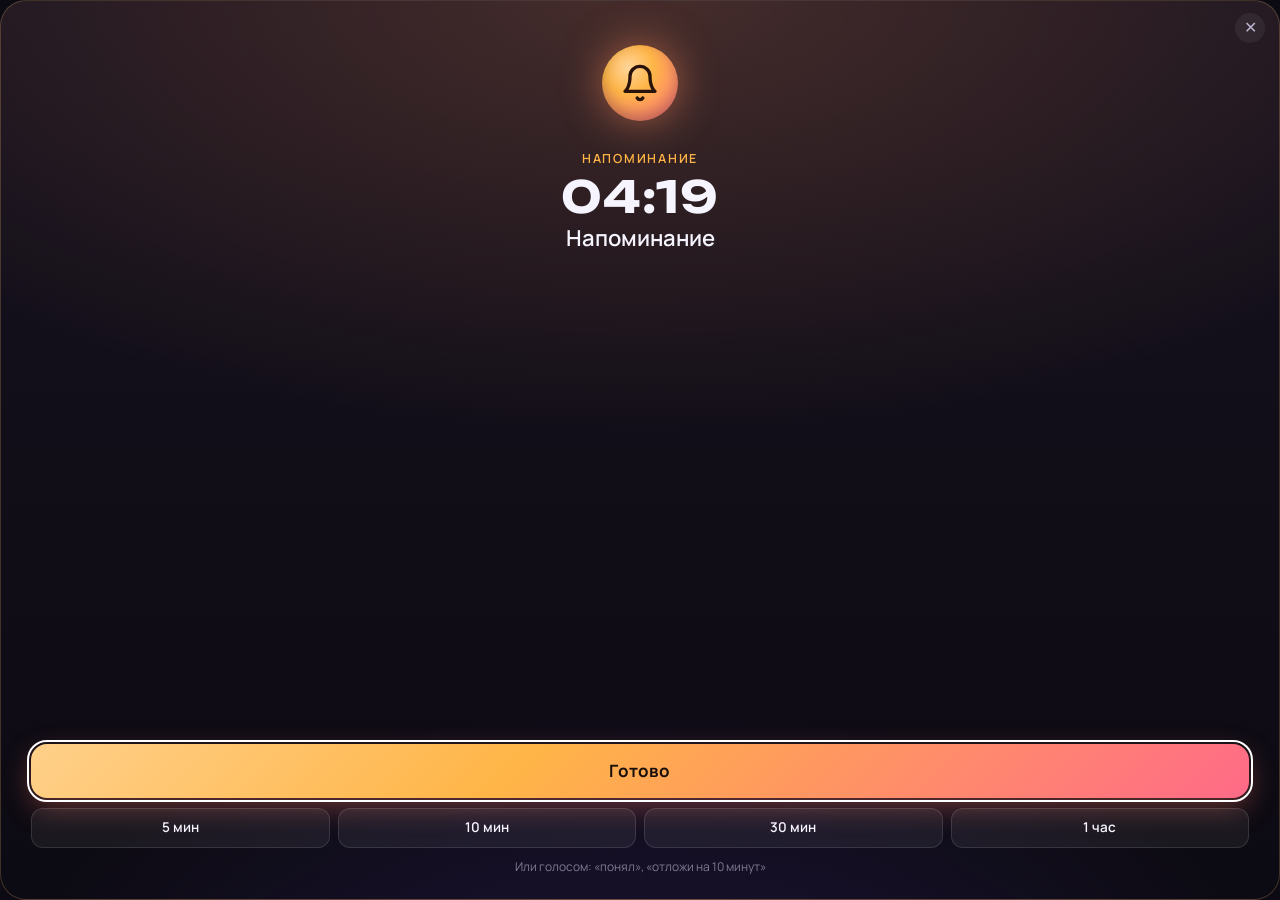
<file: ui/alarm.html>
<!doctype html>
<html lang="ru">
<head>
<meta charset="utf-8">
<title>Dewiar — напоминание</title>
<link href="assets/fonts.css" rel="stylesheet">
<style>
  /* Окно-будильник: по центру экрана, поверх всех окон. Звонит ядро (слышно и без окна), окно — чтобы заметить
     и ответить одним нажатием: «Готово» или «Отложить». Enter, пробел, Esc — готово; 1–4 — отложить.
     Открывает его ui/app.py (show_alarm): напоминание приходит в адресе (id, text, title, rep, late, at, att), окно без
     рамки, а скругление 26px совпадает с формой окна ALARM_RADIUS там. Закрывает — api().close_alarm. */
  :root { --a1: #FFB547; --a2: #FF6A88; --ink: #F6F4FF; --muted: #B9B5CF; }
  * { box-sizing: border-box; margin: 0; padding: 0; }
  html, body { height: 100%; overflow: hidden; background: #0c0a12; user-select: none; -webkit-user-select: none; }
  body { font: 15px/1.45 "Manrope", "Ubuntu", "Segoe UI", "Noto Sans", sans-serif; color: var(--ink); -webkit-font-smoothing: antialiased; }
  #wrap { position: absolute; inset: 0; display: flex; flex-direction: column; align-items: center; padding: 26px 30px 24px;
          background: radial-gradient(120% 80% at 50% 0%, rgba(255,150,90,.20) 0%, transparent 60%),
                      radial-gradient(90% 70% at 50% 120%, rgba(120,80,255,.18) 0%, transparent 60%),
                      linear-gradient(180deg, #17121f 0%, #0c0a12 100%);
          border: 1px solid rgba(255,190,120,.22); border-radius: 26px; }
  #wrap.missed { background: linear-gradient(180deg, #16151c 0%, #0c0b10 100%); }
  .bell { position: relative; width: 112px; height: 112px; flex: none; margin-bottom: 14px; }
  .bell .ring { position: absolute; inset: 0; border-radius: 50%; border: 2px solid var(--a1); opacity: 0; animation: wave 2.2s ease-out infinite; }
  .bell .ring:nth-child(2) { animation-delay: .73s; } .bell .ring:nth-child(3) { animation-delay: 1.46s; }
  @keyframes wave { 0% { transform: scale(.55); opacity: .9; } 100% { transform: scale(1.35); opacity: 0; } }
  .bell .core { position: absolute; inset: 18px; border-radius: 50%; display: grid; place-items: center;
                background: radial-gradient(circle at 35% 30%, #ffd59a 0%, var(--a1) 35%, var(--a2) 100%);
                box-shadow: 0 0 40px rgba(255,140,90,.55), inset 0 -6px 14px rgba(0,0,0,.25); }
  .bell svg { width: 40px; height: 40px; animation: shake 1.1s ease-in-out infinite; transform-origin: 50% 10%; }
  @keyframes shake { 0%,55%,100% { transform: rotate(0); } 10% { transform: rotate(16deg); } 20% { transform: rotate(-14deg); }
                     30% { transform: rotate(10deg); } 40% { transform: rotate(-6deg); } }
  .missed .bell .ring, .done .bell .ring { animation: none; opacity: 0; }
  .missed .bell svg, .done .bell svg { animation: none; }
  .missed .bell .core { background: radial-gradient(circle at 35% 30%, #c9c6d8 0%, #8d89a6 60%, #5b5770 100%); box-shadow: none; }
  .done .bell .core { background: radial-gradient(circle at 35% 30%, #b8ffd9 0%, #3ad29f 60%, #1c9e74 100%); box-shadow: 0 0 40px rgba(58,210,159,.45); }
  #kind { font: 600 12.5px/1 "Manrope", sans-serif; letter-spacing: .14em; text-transform: uppercase; color: var(--a1); }
  .missed #kind { color: var(--muted); }
  #time { font: 700 44px/1.05 "Unbounded", "Manrope", sans-serif; letter-spacing: .02em; margin: 8px 0 4px; }
  #text { font: 600 22px/1.3 "Manrope", sans-serif; text-align: center; max-width: 100%; overflow: hidden; display: -webkit-box;
          -webkit-line-clamp: 3; -webkit-box-orient: vertical; word-break: break-word; }
  #sub { color: var(--muted); font-size: 13.5px; margin-top: 6px; min-height: 19px; text-align: center; }
  .grow { flex: 1; }
  #ok { width: 100%; height: 54px; border: 0; border-radius: 16px; cursor: pointer; color: #1a0f0a;
        font: 700 17px/1 "Manrope", sans-serif; letter-spacing: .01em;
        background: linear-gradient(135deg, #ffd08a 0%, var(--a1) 40%, var(--a2) 100%);
        box-shadow: 0 10px 28px rgba(255,120,100,.35); transition: transform .12s, filter .12s; }
  #ok:hover { filter: brightness(1.06); } #ok:active { transform: scale(.98); }
  .missed #ok { background: rgba(255,255,255,.12); color: var(--ink); box-shadow: none; }
  #snooze { display: flex; gap: 8px; width: 100%; margin-top: 10px; }
  #snooze button { flex: 1; height: 40px; border-radius: 12px; border: 1px solid rgba(255,255,255,.12); cursor: pointer;
                   background: rgba(255,255,255,.06); color: var(--ink); font: 600 13.5px/1 "Manrope", sans-serif; transition: background .12s; }
  #snooze button:hover { background: rgba(255,255,255,.13); }
  #hint { margin-top: 10px; color: rgba(185,181,207,.65); font-size: 12px; text-align: center; }
  #x { position: absolute; top: 12px; right: 14px; width: 30px; height: 30px; border-radius: 50%; border: 0; cursor: pointer;
       background: rgba(255,255,255,.06); color: var(--muted); font-size: 16px; line-height: 30px; }
  #x:hover { background: rgba(255,255,255,.14); color: #fff; }
  button:focus-visible { outline: 2px solid #fff; outline-offset: 2px; }
  /* вложения напоминания (картинки, файлы из заметки — core reminder_files): нажатие — открыть большой и выключить звонок */
  #att { width: 100%; margin-top: 14px; display: none; }
  .has-att #att { display: block; }
  .has-att .bell { width: 84px; height: 84px; margin-bottom: 8px; }
  .has-att .bell .core { inset: 14px; } .has-att .bell svg { width: 32px; height: 32px; }
  .has-att #time { font-size: 36px; margin: 4px 0 2px; }
  .has-att #text { font-size: 20px; -webkit-line-clamp: 2; }
  #pics { display: flex; gap: 8px; justify-content: center; }
  #pics button { position: relative; flex: 0 1 128px; height: 86px; padding: 0; border-radius: 12px; cursor: zoom-in; overflow: hidden;
                 border: 1px solid rgba(255,255,255,.16); background: rgba(255,255,255,.06) center/cover no-repeat;
                 transition: transform .12s, border-color .12s; }
  #pics button:hover { transform: translateY(-1px); border-color: rgba(255,190,120,.6); }
  #pics button.file { cursor: pointer; display: flex; flex-direction: column; align-items: center; justify-content: center; gap: 4px;
                      color: var(--muted); font: 600 11.5px/1.2 "Manrope", sans-serif; padding: 6px; }
  #pics button.file svg { width: 22px; height: 22px; stroke: var(--a1); fill: none; stroke-width: 1.7; }
  #pics button.file span { max-width: 100%; overflow: hidden; text-overflow: ellipsis; white-space: nowrap; }
  #pics .more { position: absolute; inset: 0; display: grid; place-items: center; background: rgba(12,10,18,.62);
                color: #fff; font: 700 18px/1 "Unbounded", sans-serif; }
  #all { display: block; margin: 8px auto 0; border: 0; background: none; cursor: pointer; color: var(--a1);
         font: 600 13px/1.3 "Manrope", sans-serif; padding: 2px 6px; border-radius: 6px; }
  #all:hover { text-decoration: underline; }
</style>
</head>
<body>
<div id="wrap">
  <button id="x" title="Закрыть (Esc)">✕</button>
  <div class="bell"><div class="ring"></div><div class="ring"></div><div class="ring"></div>
    <div class="core"><svg viewBox="0 0 24 24" fill="none" stroke="#2a130b" stroke-width="2" stroke-linecap="round" stroke-linejoin="round">
      <path d="M6 8a6 6 0 0 1 12 0c0 7 3 9 3 9H3s3-2 3-9"/><path d="M10.3 21a1.94 1.94 0 0 0 3.4 0"/></svg></div></div>
  <div id="kind">Напоминание</div>
  <div id="time">--:--</div>
  <div id="text"></div>
  <div id="sub"></div>
  <div id="att"><div id="pics"></div><button id="all"></button></div>
  <div class="grow"></div>
  <button id="ok">Готово</button>
  <div id="snooze">
    <button data-m="5">5 мин</button><button data-m="10">10 мин</button><button data-m="30">30 мин</button><button data-m="60">1 час</button>
  </div>
  <div id="hint">Или голосом: «понял», «отложи на 10 минут»</div>
</div>
<script src="assets/dewiar.js"></script>
<script>
const $ = (id) => document.getElementById(id);
const q = new URLSearchParams(location.search);
// A — текущее напоминание: сначала из адреса, затем уточняется у ядра (alarm_get) и событиями alarm
let A = { id: q.get("id") || "", text: q.get("text") || "", title: q.get("title") || "Напоминание", repeat_text: q.get("rep") || "",
          late: q.get("late") === "1", at: q.get("at") || "", att: +(q.get("att") || 0) };
let ATT = { id: "", note: "", files: [] };
let finished = false;
const pad = (n) => String(n).padStart(2, "0");
function tick() { const d = new Date(); $("time").textContent = `${pad(d.getHours())}:${pad(d.getMinutes())}`; }
function render() {
  $("kind").textContent = A.late ? "Пропущенное напоминание" : A.title;
  $("text").textContent = A.text && !["Будильник", "Таймер", "Напоминание"].includes(A.text) ? A.text :
    ({ "Будильник": "Пора вставать!", "Таймер": "Время вышло!" }[A.title] || A.text || "Напоминание");
  const parts = [];
  if (A.late && A.at) parts.push("было на " + A.at.slice(11, 16));
  if (A.repeat_text) parts.push("повтор: " + A.repeat_text);
  $("sub").textContent = parts.join(" · ");
  document.title = `⏰ ${$("text").textContent}`;
  loadAtt();
}
const esc = (t) => String(t || "").replace(/[&<>"]/g, c => ({ "&": "&amp;", "<": "&lt;", ">": "&gt;", '"': "&quot;" }[c]));
const plural = (n, a, b, c) => n % 10 === 1 && n % 100 !== 11 ? a : n % 10 >= 2 && n % 10 <= 4 && (n % 100 < 12 || n % 100 > 14) ? b : c;
// картинки и файлы напоминания: до четырёх плиток, на последней «+N»; нажатие — звонок выключается, файл открывается
async function loadAtt() {
  const id = A.id;
  if (!id || ATT.id === id || ATT.busy === id) return;
  ATT.busy = id;
  let r = null;
  try { r = await core.call("reminder_files", { id }); } catch (e) { ATT.busy = ""; return; }   // ядро ещё не на связи — повторим по hello
  ATT.busy = "";
  if (A.id !== id) return;
  ATT = { id, note: r && r.note || "", files: r && r.files || [] };
  if (!ATT.files.length) { $("wrap").classList.remove("has-att"); return; }
  r = ATT;
  const show = r.files.slice(0, 4), rest = r.files.length - show.length;
  $("pics").innerHTML = show.map((f, i) => f.thumb
    ? `<button data-i="${i}" title="${esc(f.name)}" style="background-image:url('${f.thumb}')">${i === 3 && rest > 0 ? `<span class="more">+${rest + 1}</span>` : ""}</button>`
    : `<button class="file" data-i="${i}" title="${esc(f.name)}"><svg viewBox="0 0 24 24"><path d="M6 3.5h8.5L19 8v12.5H6z"/><path d="M14 3.5V8h5"/></svg><span>${esc(f.name)}</span></button>`).join("");
  document.querySelectorAll("#pics button").forEach(b => b.onclick = () => {
    const i = +b.dataset.i; openAtt(i === 3 && rest > 0 ? null : ATT.files[i]); });
  const n = r.files.length, pics = r.files.filter(f => f.thumb).length;
  $("all").textContent = pics === n ? `Открыть ${n > 1 ? `все ${n} ${plural(n, "картинку", "картинки", "картинок")}` : "картинку"} в заметке`
    : `Открыть заметку — ${n} ${plural(n, "вложение", "вложения", "вложений")}`;
  $("hint").textContent = pics ? "Нажмите на картинку — откроется во весь экран" : "Нажмите на файл — откроется в своей программе";
  $("wrap").classList.add("has-att");
}
// посмотреть вложение: звонок выключаем (человек уже здесь), окно закрываем — иначе оно поверх просмотра
async function openAtt(f) {
  if (!finished && !$("wrap").classList.contains("missed")) { try { await core.call("alarm_ack", { id: A.id }); } catch (e) {} }
  finished = true;
  const a = api();
  try {
    if (f) await core.call("ws_open", { path: f.path });
    else if (a && a.open_note) a.open_note(ATT.note);
  } catch (e) {}
  close(150);
}
$("all").onclick = () => openAtt(null);
// окно без рамки закрывает программа; в браузере (нет pywebview) — window.close
function close(after = 0) { setTimeout(() => { const a = api(); if (a && a.close_alarm) a.close_alarm(A.id); else window.close(); }, after); }
function showDone(msg) {
  finished = true; $("wrap").classList.remove("missed"); $("wrap").classList.add("done");
  $("kind").textContent = "Готово"; $("sub").textContent = msg || ""; $("snooze").style.visibility = "hidden";
  $("ok").style.visibility = "hidden"; $("hint").textContent = ""; close(1400);
}
async function ack() {
  if (finished) return close();
  if ($("wrap").classList.contains("missed")) return close();     // звонок уже кончился — подтверждать нечего
  try { await core.call("alarm_ack", { id: A.id }); } catch (e) {}
  showDone("");
}
async function snooze(m) {
  let when = "";
  try {
    const r = await core.call("alarm_snooze", { id: A.id, minutes: m });
    if (r) when = r.when;
    else { const x = await core.call("reminder_add", { text: A.text, in_minutes: m, from: A.id }); when = x.when; }   // звонок уже не звенит (пропущен) — откладывать нечего, ставим новое напоминание
  } catch (e) {}
  showDone(when ? `Напомню ${when}` : "");
}
$("ok").onclick = ack; $("x").onclick = ack;
document.querySelectorAll("#snooze button").forEach((b, i) => b.onclick = () => snooze(+b.dataset.m));
document.addEventListener("keydown", (e) => {
  if (e.key === "Enter" || e.key === "Escape" || e.key === " ") { e.preventDefault(); ack(); }
  const n = "1234".indexOf(e.key); if (n >= 0) snooze([5, 10, 30, 60][n]);
});
core.on("hello", async () => {
  try { const a = await core.call("alarm_get"); if (a && (!A.id || a.id === A.id)) { A = Object.assign(A, a); render(); } } catch (e) {}
});
core.on("alarm", (e) => { A = { id: e.id, text: e.text, title: e.title, repeat_text: e.repeat_text, late: e.late, at: e.at, att: e.att || 0 };
  finished = false; $("wrap").className = ""; $("snooze").style.visibility = ""; $("ok").style.visibility = ""; render(); });
// звонок завершился не отсюда (голосом, в другом окне или сам) — показать итог
core.on("alarm_done", (e) => {
  if (e.id !== A.id || finished) return;
  if (e.result === "missed") { $("wrap").classList.add("missed"); $("kind").textContent = "Пропущено";
    $("hint").textContent = "Звонок выключился сам — отложите, если ещё актуально"; return; }
  showDone(e.result === "snooze" && e.when ? `Напомню ${e.when}` : "");
});
render(); tick(); setInterval(tick, 1000);
setTimeout(() => $("ok").focus(), 200);
</script>
</body>
</html>
</file>
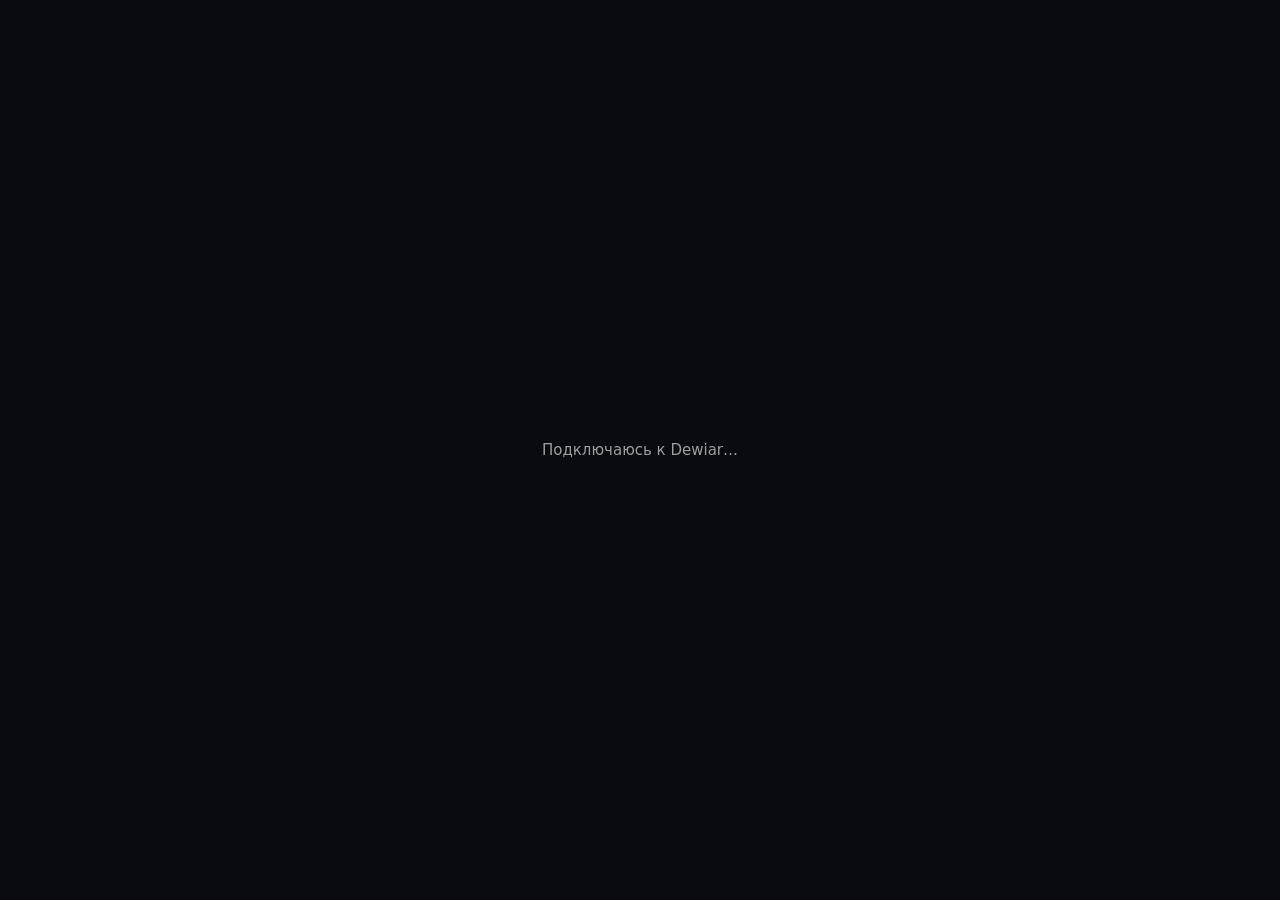
<file: ui/call.html>
<!doctype html>
<html lang="ru">
<head>
<meta charset="utf-8">
<meta name="viewport" content="width=device-width, initial-scale=1">
<title>Звонок — Dewiar</title>
<link rel="icon" href="assets/logo-white.png">
<style>
  html, body { margin: 0; height: 100%; background: #0a0b10; color: #fff; font: 15px/1.4 "Manrope", "Ubuntu", system-ui, sans-serif; }
  #wait { position: fixed; inset: 0; display: grid; place-items: center; color: rgba(255,255,255,.6); }
</style>
</head>
<body>
<div id="wait">Подключаюсь к Dewiar…</div>
<script src="assets/dewiar.js"></script>
<script src="assets/call.js"></script>
<script>
/* Звонок «Близким» на компьютере (открывает ядро: core/close.py → callpage.py). Ядро даёт данные звонка (call_info),
   отправляет сигналы (call_sig — шифрует и шлёт через облако) и пересылает входящие (событие close_sig). Сам звук и видео —
   напрямую между устройствами (assets/call.js, WebRTC). Закончился звонок — окно можно закрыть. */
const q = new URLSearchParams(location.search), CALL = q.get("call") || "";
let started = false;
core.on("hello", async () => {
  if (started) return; started = true;
  let info;
  try { info = await core.call("call_info", { call: CALL }); } catch (e) { document.getElementById("wait").textContent = "Звонок не найден — " + e.message; return; }
  document.getElementById("wait").remove();
  document.title = (info.role === "caller" ? "Звонок: " : "Звонит: ") + info.peer.name + " — Dewiar";
  DewiarCall.start({ role: info.role, peer: info.peer, video: !!info.video, call: info.call, offer: info.offer || "",
    transport: {
      send: (s) => core.call("call_sig", { call: CALL, s }),
      ice: () => core.call("call_ice", {}),
      fast: (on) => core.call("call_fast", { call: CALL, on: !!on }).catch(() => {}),
      done: (d) => { core.call("call_done", { call: CALL, secs: d.secs, reason: d.reason, role: d.role }).catch(() => {});
        setTimeout(() => { document.body.innerHTML = '<div id="wait">' + (d.reason || "Звонок завершён") + ' — окно можно закрыть</div>'; try { window.close(); } catch (e) {} }, 1800); },
    } });
});
// «я жива»: пока звонок идёт, страница раз в 20 с напоминает о себе — закрыли вкладку, и компьютер через ~минуту
// перестаёт опрашивать сервер каждую секунду и снова принимает звонки
setInterval(() => { if (DewiarCall.active()) core.call("call_fast", { call: CALL, on: true }).catch(() => {}); }, 20000);
core.on("close_sig", e => { if (e.sig && e.sig.s) DewiarCall.signal(e.peer, e.sig.s, {}); });
core.on("offline", () => { if (!DewiarCall.active()) document.title = "Dewiar — нет связи"; });
</script>
</body>
</html>
</file>
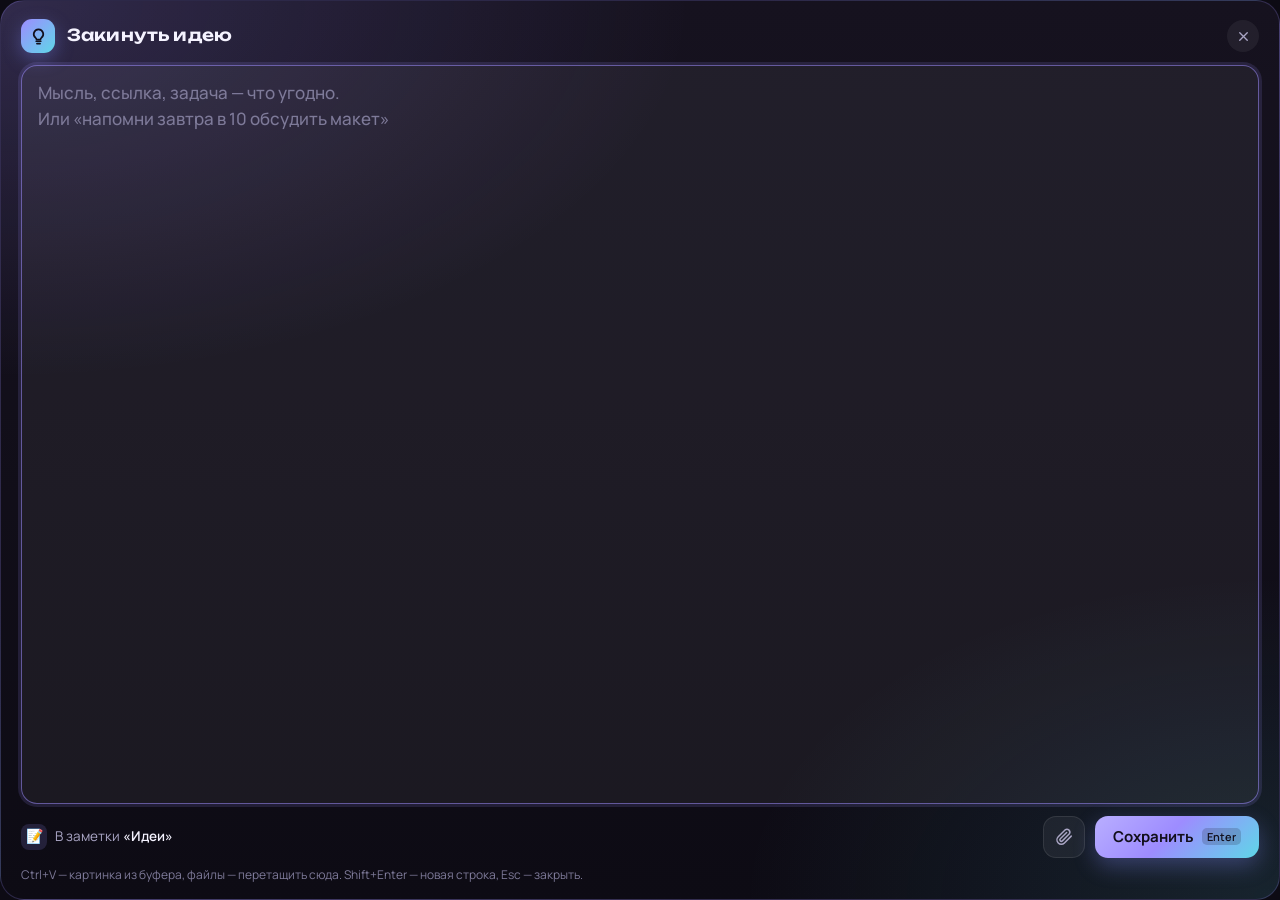
<file: ui/capture.html>
<!doctype html>
<html lang="ru">
<head>
<meta charset="utf-8">
<title>Dewiar — закинуть идею</title>
<link href="assets/fonts.css" rel="stylesheet">
<style>
  /* «Закинуть идею» (одна клавиша, ui/hotkey.py → ui/app.py show_capture): мысль и картинки — в два движения, без модели
     и без голоса. Картинка из буфера (только что сделанный скриншот) прикладывается сама; Ctrl+V — ещё, файлы —
     перетащить или скрепкой. Enter — сохранить: «напомни завтра в 10 …» — напоминание с картинками, остальное — заметка
     в «Заметки/Идеи» (ядро capture_save). Под полем сразу видно, что получится (capture_parse). Esc — закрыть: набранное
     не пропадает, вернётся при следующем открытии. Окно без рамки, скругление 24 px = CAPTURE_RADIUS в app.py. */
  :root { --ink: #F5F3FF; --muted: #A9A5C4; --dim: #7E7A99; --field: rgba(255,255,255,.055); --line: rgba(255,255,255,.09);
          --idea: #9D8CFF; --idea2: #5FD7E8; --rem: #FFC978; --ok: #4BE3A1; --bad: #FF8FA8; }
  * { box-sizing: border-box; margin: 0; padding: 0; }
  html, body { height: 100%; overflow: hidden; background: #0d0b14; }
  body { font: 15px/1.45 "Manrope", "Ubuntu", "Segoe UI", "Noto Sans", sans-serif; color: var(--ink); -webkit-font-smoothing: antialiased; }
  #wrap { position: absolute; inset: 0; display: flex; flex-direction: column; padding: 18px 20px 16px; border-radius: 24px;
          border: 1px solid rgba(157,140,255,.22);
          background: radial-gradient(90% 70% at 0% 0%, rgba(157,140,255,.20), transparent 60%),
                      radial-gradient(70% 60% at 100% 100%, rgba(95,215,232,.12), transparent 60%),
                      linear-gradient(180deg, #16121f 0%, #0d0b14 100%); }
  #wrap.drop { border-color: var(--idea2); box-shadow: inset 0 0 0 2px rgba(95,215,232,.5); }
  header { display: flex; align-items: center; gap: 12px; margin-bottom: 12px; cursor: move; }
  .bulb { width: 34px; height: 34px; flex: none; border-radius: 11px; display: grid; place-items: center;
          background: linear-gradient(135deg, var(--idea) 0%, var(--idea2) 100%); box-shadow: 0 6px 18px rgba(130,140,255,.35); }
  .bulb svg { width: 19px; height: 19px; stroke: #120f1c; fill: none; stroke-width: 2.1; stroke-linecap: round; stroke-linejoin: round; }
  h1 { font: 600 16.5px/1.2 "Unbounded", "Manrope", sans-serif; letter-spacing: .01em; flex: 1; }
  #x { width: 32px; height: 32px; border-radius: 50%; border: 0; cursor: pointer; background: rgba(255,255,255,.06); color: var(--muted);
       display: grid; place-items: center; }
  #x:hover { background: rgba(255,255,255,.13); color: #fff; }
  #x svg { width: 15px; height: 15px; stroke: currentColor; stroke-width: 2.2; stroke-linecap: round; }
  #t { flex: 1; min-height: 0; width: 100%; resize: none; border: 1px solid var(--line); border-radius: 16px; padding: 14px 16px;
       background: var(--field); color: var(--ink); font: 500 17px/1.5 "Manrope", sans-serif; outline: none; }
  #t::placeholder { color: var(--dim); }
  #t:focus { border-color: rgba(157,140,255,.55); box-shadow: 0 0 0 3px rgba(157,140,255,.14); }
  #atts { display: none; gap: 8px; margin-top: 10px; overflow-x: auto; padding-bottom: 2px; }
  #atts.on { display: flex; }
  .att { position: relative; flex: none; width: 96px; height: 66px; border-radius: 12px; overflow: hidden; border: 1px solid var(--line);
         background: var(--field) center/cover no-repeat; }
  .att.file { display: flex; flex-direction: column; align-items: center; justify-content: center; gap: 3px; padding: 4px 8px; color: var(--muted);
              font-size: 11px; font-weight: 600; }
  .att.file b { font-size: 11px; color: var(--idea2); letter-spacing: .04em; }
  .att.file span { max-width: 100%; overflow: hidden; text-overflow: ellipsis; white-space: nowrap; }
  .att small { position: absolute; left: 6px; bottom: 5px; padding: 1px 6px; border-radius: 6px; background: rgba(13,11,20,.72);
               color: #fff; font-size: 10.5px; font-weight: 600; }
  .att button { position: absolute; top: 4px; right: 4px; width: 22px; height: 22px; border-radius: 50%; border: 0; cursor: pointer;
                background: rgba(13,11,20,.75); color: #fff; display: grid; place-items: center; }
  .att button svg { width: 11px; height: 11px; stroke: currentColor; stroke-width: 2.6; stroke-linecap: round; }
  footer { display: flex; align-items: center; gap: 10px; margin-top: 12px; }
  #what { flex: 1; min-width: 0; display: flex; align-items: center; gap: 8px; font-size: 13.5px; color: var(--muted); }
  #what i { flex: none; width: 26px; height: 26px; border-radius: 8px; display: grid; place-items: center; font-style: normal; font-size: 14px;
            background: rgba(157,140,255,.16); }
  #what.rem i { background: rgba(255,201,120,.18); }
  #what span { overflow: hidden; text-overflow: ellipsis; white-space: nowrap; }
  #what b { color: var(--ink); font-weight: 600; }
  #what.rem b { color: var(--rem); }
  .ib { width: 42px; height: 42px; flex: none; border-radius: 13px; border: 1px solid var(--line); cursor: pointer; background: var(--field);
        color: var(--muted); display: grid; place-items: center; }
  .ib:hover { color: #fff; background: rgba(255,255,255,.1); }
  .ib svg { width: 19px; height: 19px; stroke: currentColor; fill: none; stroke-width: 1.9; stroke-linecap: round; stroke-linejoin: round; }
  #go { height: 42px; padding: 0 18px; border-radius: 13px; border: 0; cursor: pointer; color: #120f1c; font: 700 15px/1 "Manrope", sans-serif;
        background: linear-gradient(135deg, #B9AEFF 0%, var(--idea) 45%, var(--idea2) 100%); box-shadow: 0 8px 22px rgba(130,140,255,.32);
        display: flex; align-items: center; gap: 8px; transition: filter .12s, transform .12s; }
  #go:hover { filter: brightness(1.07); } #go:active { transform: scale(.98); } #go:disabled { opacity: .55; cursor: default; }
  #go kbd { font: 600 11px/1 "Manrope", sans-serif; padding: 3px 5px; border-radius: 5px; background: rgba(18,15,28,.18); }
  #hint { margin-top: 8px; font-size: 12px; color: var(--dim); }
  #hint.bad { color: var(--bad); }
  button:focus-visible { outline: 2px solid #fff; outline-offset: 2px; }
  /* сохранено: окно на мгновение становится подтверждением и закрывается */
  #done { position: absolute; inset: 0; border-radius: 24px; display: none; flex-direction: column; align-items: center; justify-content: center; gap: 14px;
          background: radial-gradient(80% 70% at 50% 40%, rgba(75,227,161,.16), transparent 70%), #0d0b14; text-align: center; padding: 30px; }
  #done.on { display: flex; animation: pop .32s cubic-bezier(.2,1.3,.4,1); }
  #done .ck { width: 72px; height: 72px; border-radius: 50%; display: grid; place-items: center; background: linear-gradient(135deg, #8EF0C6, var(--ok)); }
  #done .ck svg { width: 34px; height: 34px; stroke: #0d2a1e; fill: none; stroke-width: 3; stroke-linecap: round; stroke-linejoin: round; }
  #done b { font: 600 19px/1.3 "Unbounded", "Manrope", sans-serif; }
  #done span { color: var(--muted); font-size: 14px; max-width: 460px; }
  @keyframes pop { from { transform: scale(.94); opacity: 0; } }
  @media (prefers-reduced-motion: reduce) { #done.on { animation: none; } }
</style>
</head>
<body>
<div id="wrap">
  <header class="pywebview-drag-region">
    <span class="bulb" aria-hidden="true"><svg viewBox="0 0 24 24"><path d="M9 18h6M10 21h4"/><path d="M12 3a6 6 0 0 0-3.6 10.8c.6.5 1 1.2 1.1 2.2h5c.1-1 .5-1.7 1.1-2.2A6 6 0 0 0 12 3z"/></svg></span>
    <h1>Закинуть идею</h1>
    <button id="x" title="Закрыть (Esc) — набранное останется" aria-label="Закрыть"><svg viewBox="0 0 24 24"><path d="M6 6l12 12M18 6 6 18"/></svg></button>
  </header>
  <textarea id="t" spellcheck="true" aria-label="Мысль или напоминание"
            placeholder="Мысль, ссылка, задача — что угодно.&#10;Или «напомни завтра в 10 обсудить макет»"></textarea>
  <div id="atts" aria-label="Приложено"></div>
  <footer>
    <div id="what"><i>📝</i><span>В заметки <b>«Идеи»</b></span></div>
    <input type="file" id="file" multiple hidden>
    <button class="ib" id="att" title="Приложить файл или картинку" aria-label="Приложить файл"><svg viewBox="0 0 24 24"><path d="m20.5 11.5-8.6 8.6a5.5 5.5 0 0 1-7.8-7.8l8.6-8.6a3.7 3.7 0 0 1 5.2 5.2l-8.6 8.6a1.8 1.8 0 0 1-2.6-2.6l8-8"/></svg></button>
    <button id="go">Сохранить <kbd>Enter</kbd></button>
  </footer>
  <div id="hint">Ctrl+V — картинка из буфера, файлы — перетащить сюда. Shift+Enter — новая строка, Esc — закрыть.</div>
  <div id="done" role="status"><div class="ck"><svg viewBox="0 0 24 24"><path d="m5 12.5 4.5 4.5L19 7.5"/></svg></div><b id="d-h"></b><span id="d-s"></span></div>
</div>
<script src="assets/dewiar.js"></script>
<script>
const $ = (id) => document.getElementById(id);
const X = '<svg viewBox="0 0 24 24"><path d="M6 6l12 12M18 6 6 18"/></svg>';
const esc = (t) => String(t || "").replace(/[&<>"]/g, c => ({ "&": "&amp;", "<": "&lt;", ">": "&gt;", '"': "&quot;" }[c]));
const store = { get(k) { try { return localStorage.getItem(k) || ""; } catch (e) { return ""; } },
                set(k, v) { try { v ? localStorage.setItem(k, v) : localStorage.removeItem(k); } catch (e) {} } };
let atts = [], saving = false, parseT = 0, booted = false;          // {kind: image|file, name, url|b64, clip?}
const sig = (u) => u.length + ":" + u.slice(-64);                   // отпечаток картинки из буфера: та же — не прикладываем снова
function render() {
  $("atts").classList.toggle("on", atts.length > 0);
  $("atts").innerHTML = atts.map((a, i) => a.kind === "image"
    ? `<div class="att" style="background-image:url('${a.url}')" title="${esc(a.name)}">${a.clip ? "<small>из буфера</small>" : ""}<button data-i="${i}" aria-label="Убрать">${X}</button></div>`
    : `<div class="att file" title="${esc(a.name)}"><b>${esc((a.name.split(".").pop() || "файл").slice(0, 4).toUpperCase())}</b><span>${esc(a.name)}</span><button data-i="${i}" aria-label="Убрать">${X}</button></div>`).join("");
  document.querySelectorAll("#atts button").forEach(b => b.onclick = () => { atts.splice(+b.dataset.i, 1); render(); capFocus(); });
}
const b64of = (f) => new Promise((ok, bad) => { const r = new FileReader(); r.onload = () => ok(r.result); r.onerror = bad; r.readAsDataURL(f); });
async function addFiles(list) {
  for (const f of list) {
    if (atts.length >= 12) break;
    if (f.size > 11e6) { hint(`«${f.name}» больше 11 МБ — положите его в папку ассистента`, true); continue; }
    try { const url = await b64of(f);
      if (/^image\//.test(f.type) && !/svg/.test(f.type)) atts.push({ kind: "image", name: f.name || "картинка.png", url });
      else atts.push({ kind: "file", name: f.name || "файл", b64: url }); }
    catch (e) { hint(`«${f.name}» не прочитался`, true); }
  }
  render(); capFocus();
}
// картинка из буфера: страница её получает не всегда (WebKitGTK) — тогда через окно (Api.clipboard_image, как в виджете)
async function clipImage(auto) {
  const a = window.api && window.api(); let url = "";
  try { url = a && a.clipboard_image ? await a.clipboard_image() : ""; } catch (e) {}
  if (!url) { if (!auto) hint("В буфере обмена нет картинки — скопируйте снимок и нажмите Ctrl+V ещё раз", true); return false; }
  if (auto && store.get("cap_clip") === sig(url)) return false;     // этот снимок уже закидывали — второй раз сам не прикладываем
  if (atts.some(x => x.url && sig(x.url) === sig(url))) return false;
  atts.unshift({ kind: "image", name: "Снимок " + new Date().toLocaleTimeString("ru-RU").replace(/:/g, "-") + (/^data:image\/png/.test(url) ? ".png" : ".jpg"), url, clip: true });
  render(); return true;
}
function hint(t, bad) { const h = $("hint"); h.textContent = t; h.classList.toggle("bad", !!bad);
  clearTimeout(h._t); if (bad) h._t = setTimeout(() => { h.classList.remove("bad"); h.textContent = HINT; }, 4500); }
const HINT = $("hint").textContent;
function capFocus() { const t = $("t"); t.focus(); t.setSelectionRange(t.value.length, t.value.length); }
window.capFocus = capFocus;
async function preview() {
  const t = $("t").value.trim(), w = $("what");
  if (!/^\s*(напомни|напоминай|разбуди|будильник|таймер|засеки)/i.test(t)) { w.className = ""; w.innerHTML = `<i>📝</i><span>В заметки <b>«Идеи»</b></span>`; return; }
  let r = null; try { r = await core.call("capture_parse", { text: t }); } catch (e) {}
  if (r && r.kind === "reminder") { w.className = "rem"; w.innerHTML = `<i>⏰</i><span>Напомню <b>${esc(r.when)}</b>${r.repeat_text ? ", " + esc(r.repeat_text) : ""}: ${esc(r.text)}</span>`; }
  else { w.className = "rem"; w.innerHTML = `<i>⏰</i><span>Когда напомнить? Например: <b>завтра в 10</b></span>`; }
}
async function save() {
  if (saving) return;
  const text = $("t").value.trim();
  if (!text && !atts.length) { hint("Напишите мысль или вставьте картинку", true); capFocus(); return; }
  saving = true; $("go").disabled = true;
  try {
    const r = await core.call("capture_save", { text, images: atts.filter(a => a.kind === "image").map(a => a.url),
                                                files: atts.filter(a => a.kind === "file").map(a => ({ name: a.name, b64: a.b64 })) });
    const clip = atts.find(a => a.clip); if (clip) store.set("cap_clip", sig(clip.url));
    store.set("cap_draft", ""); $("t").value = ""; atts = []; render();
    const n = r.att ? `, вложений: ${r.att}` : "";
    $("d-h").textContent = r.kind === "reminder" ? `Напомню ${r.when}` : "Сохранено в «Идеи»";
    $("d-s").textContent = (r.title || "") + n;
    $("done").classList.add("on");
    setTimeout(close, 1300);
  } catch (e) { hint(e.message || "Не сохранилось — ядро Dewiar не отвечает", true); }
  saving = false; $("go").disabled = false;
}
function close() { store.set("cap_draft", $("t").value); const a = window.api && window.api(); if (a && a.close_capture) a.close_capture(); else window.close(); }
$("go").onclick = save;
$("x").onclick = close;
$("att").onclick = () => $("file").click();
$("file").onchange = (e) => { addFiles([...e.target.files]); e.target.value = ""; };
$("t").addEventListener("input", () => { store.set("cap_draft", $("t").value); clearTimeout(parseT); parseT = setTimeout(preview, 220); });
$("t").addEventListener("keydown", (e) => {
  if (e.key === "Enter" && !e.shiftKey && !e.isComposing) { e.preventDefault(); save(); }
});
document.addEventListener("keydown", (e) => { if (e.key === "Escape") { e.preventDefault(); close(); } });
document.addEventListener("paste", (e) => {
  const files = [...(e.clipboardData && e.clipboardData.items || [])].filter(x => x.kind === "file").map(x => x.getAsFile()).filter(Boolean);
  if (files.length) { e.preventDefault(); addFiles(files); return; }
  if (e.clipboardData && !e.clipboardData.getData("text")) { e.preventDefault(); clipImage(false); }
});
const wrap = $("wrap");
document.addEventListener("dragover", (e) => { e.preventDefault(); wrap.classList.add("drop"); });
document.addEventListener("dragleave", (e) => { if (!e.relatedTarget) wrap.classList.remove("drop"); });
document.addEventListener("drop", (e) => { e.preventDefault(); wrap.classList.remove("drop"); addFiles([...(e.dataTransfer.files || [])]); });
$("t").value = store.get("cap_draft");
render(); capFocus(); preview();
// окно открыли — сразу приложить свежий снимок из буфера (pywebview отдаёт api чуть позже загрузки страницы)
async function boot() { if (booted) return; booted = true; await clipImage(true); capFocus(); }
// окно не закрывается, а прячется (app.py close_capture) — при следующем сочетании: чистое, с новым снимком из буфера
window.capOpen = async () => { $("done").classList.remove("on"); saving = false; $("go").disabled = false;
  if (!$("t").value) $("t").value = store.get("cap_draft"); capFocus(); preview(); await clipImage(true); capFocus(); };
window.addEventListener("pywebviewready", boot);
setTimeout(() => { if (window.pywebview && window.pywebview.api) boot(); }, 400);
core.on("hello", () => { preview(); });
</script>
</body>
</html>
</file>
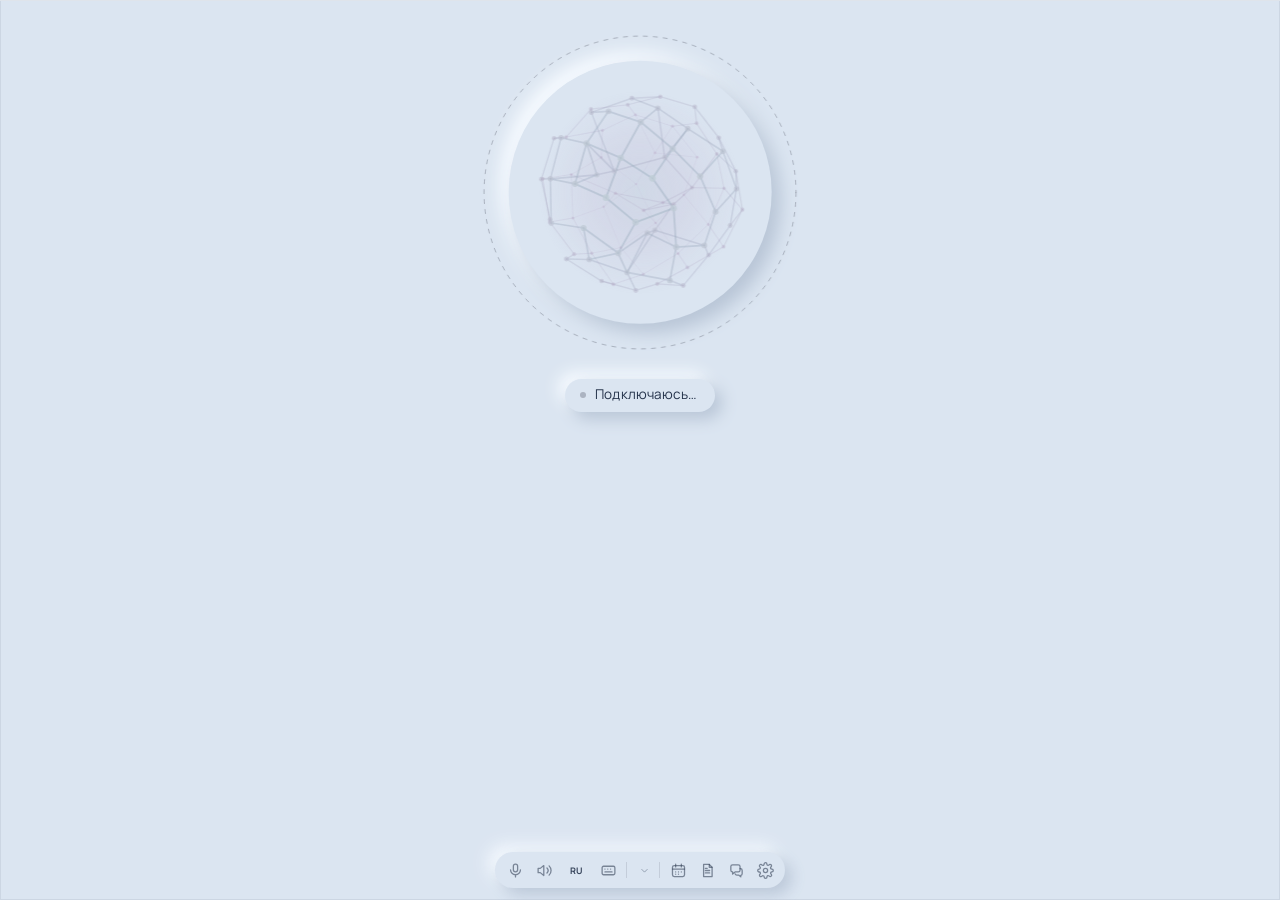
<file: ui/hud.html>
<!doctype html>
<html lang="ru">
<head>
<meta charset="utf-8">
<title>Dewiar</title>
<link href="assets/fonts.css" rel="stylesheet">
<link rel="stylesheet" href="assets/skins.css">
<style>
  /* Виджет — матово-чёрная карточка; в ней живёт персонаж. Окно непрозрачное, скругление даёт форма окна,
     тень рисует система. Режим «значок» — отдельное круглое окно с той же страницей (?mode=mini).
     С ядром страница говорит сама (core из assets/dewiar.js), окнами управляет ui/app.py (api() — класс Api:
     положение, режим, трей, студия, окно напоминания). Сторож загрузки в app.py (page_guard) ищет #card, #orb
     и window.core — без них виджет сочтут незагрузившимся и спрячут. */
  :root { --persona: #8A9BFF; --ink: #F4F4F6; --muted: rgba(255,255,255,.62);
          /* сдержанная палитра (фирменные цвета владельца): стекло вместо фиолетовых заливок, акцент — холодный белый */
          --brand: linear-gradient(135deg, rgba(255,255,255,.22) 0%, rgba(193,235,255,.13) 100%);
          --glass: rgb(255 255 255 / 4%); --glass-shadow: 0 0 20px rgba(0,0,0,.5); }
  * { box-sizing: border-box; margin: 0; padding: 0; }
  html, body { background: #0b0b0e; overflow: hidden; height: 100%; user-select: none; -webkit-user-select: none; }
  body { font: 14px/1.45 "Manrope", "Ubuntu", "Noto Sans", sans-serif; color: var(--ink); -webkit-font-smoothing: antialiased; }

  #card { position: absolute; inset: 0; overflow: hidden;
          display: flex; flex-direction: column; align-items: center; padding: 10px 14px 12px; cursor: grab;
          background: #0a0a0f; background: var(--skin-bg, #0a0a0f); }   /* тема — assets/skins.css (класс skin-… у body) */
  #card.dragging { cursor: grabbing; }
  /* Linux с композитором (ui/app.py composited_x11, &tw=1): окно прозрачное, углы скругляет сама страница — сглаженно,
     без ступенек формы окна (отзыв 19.10: «грубовато края стали» на светлой теме) */
  html.tw, html.tw body { background: transparent; }
  html.tw #card { border-radius: 28px; }
  /* Светлые темы: карточка сливалась со светлым окном под ней (студия в «Небесном», 20.10). Тени внутри (материал,
     портрет, панель) не трогаем — только сама карточка: тонкая линия по краю и светлый блик сверху, во всё окно.
     Было (0.38.94): в прозрачном окне тень снаружи и 6 px пустого края под неё — пока виджет тянули, Ubuntu закрашивал
     этот край тёмным фоном окна («тёмная кромка»). Пустого края больше нет — нечего закрашивать; отрисовку окна (GTK)
     не трогаем (0.38.95: правка фона окна заморозила виджет). */
  body.light:not(.mini) #card { box-shadow: inset 0 0 0 1px rgba(20,32,60,.075), inset 0 1px 0 rgba(255,255,255,.6); }   /* 20.10: «чуть менее заметную» — .13 → .075 */
  /* растянуть карточку за угол (отзыв 19.10); размер запоминается (ui.hud_w, ui.hud_h) */
  #grip { position: absolute; right: 3px; bottom: 3px; width: 18px; height: 18px; z-index: 6; cursor: nwse-resize;
          display: grid; place-items: center; opacity: 0; transition: opacity .2s; color: var(--muted); touch-action: none; }
  html.tw #grip { right: 7px; bottom: 7px; }
  #card:hover #grip, #grip.on { opacity: .75; }
  #grip svg { width: 11px; height: 11px; fill: none; stroke: currentColor; stroke-width: 1.4; stroke-linecap: round; }
  body.mini #grip { display: none; }
  /* Темы (ui.skin, студия → «Оформление»): фон и стекло — в assets/skins.css; здесь только то, что меняет «Неон»
     сверх фона: фиолетовые кнопки и заливка строки состояния, как раньше */
  body.skin-neon { --brand: linear-gradient(135deg, #667eea 0%, #764ba2 100%); --glass: rgba(255,255,255,.065); --glass-shadow: 0 0 0 transparent; }
  body.skin-neon #bubble.live { background: var(--brand); }
  /* Светлые темы (body.light — skins.js light): тёмный текст, кнопки-акценты — глубокий чернильный, как в дизайн-студиях */
  body.light { --brand: linear-gradient(135deg, #2b2540 0%, #3b3560 100%); }
  body.light #bubble { color: var(--ink); }
  body.light #bubble::before { background: rgba(30,30,50,.25); }
  body.light #bubble.live::before { background: var(--ink); box-shadow: none; }
  body.light #bubble::after { background: linear-gradient(90deg, transparent, rgba(30,30,60,.55) 25%, rgba(30,30,60,.75) 50%, rgba(30,30,60,.55) 75%, transparent); }
  body.light #cap .bot.wait::before, body.light #cap .bot.wait::after, body.light #cap .bot.wait i { background: var(--ink); }
  body.light #cap .bot::-webkit-scrollbar-thumb { background: rgba(0,0,0,.2); }
  body.light #bot .rep, body.light #yn button:not(.yes), body.light #team button.cur { background: rgba(20,20,40,.07); color: var(--ink); }
  body.light #act, body.light #task, body.light #upd:not(.on), body.light #health, body.light #cloudlow { color: var(--ink); }
  body.light .btn:hover, body.light .btn:focus-visible, body.light #corner .btn:hover, body.light .ab:hover { color: var(--ink); background: rgba(20,20,40,.07); }
  body.light #corner .btn, body.light #corner-l .btn { color: var(--muted); }
  body.light #team { background: #fff; color: var(--ink); box-shadow: 0 14px 40px rgba(20,30,60,.18); }
  body.light #team button:hover { background: rgba(20,20,40,.05); }
  body.light .sep { background: rgba(20,20,40,.12); }
  body.light #ask textarea { color: var(--ink); }
  body.light #ask textarea::placeholder { color: var(--muted); }
  /* карточки напоминания, заметки, расхода и таймера (отзыв 18.10: в «Небесном» белые цифры и янтарная строка на светлом
     почти не читались) — на светлом: свой тон фона, тёмный текст, акценты темнее, кнопки — как остальные светлые */
  body.light #rem { background: linear-gradient(135deg, rgba(255,181,71,.2), rgba(255,106,136,.12)); box-shadow: 0 8px 22px rgba(20,30,60,.10); color: var(--ink); }
  body.light #rem.note { background: linear-gradient(135deg, rgba(138,155,255,.2), rgba(75,227,161,.12)); }
  body.light #rem .rt b { color: #9a5a00; }
  body.light #rem.note .rt b { color: #3d4bb8; }
  body.light #rem.money .rt b { color: #1f7a55; }
  body.light #rem button, body.light #tmr button { background: rgba(20,20,40,.08); color: var(--ink); }
  body.light #rem button:hover, body.light #tmr button:hover { background: rgba(20,20,40,.14); }
  body.light #tmr .tr { background: linear-gradient(135deg, rgba(126,232,250,.22), rgba(138,155,255,.16)); box-shadow: 0 8px 22px rgba(20,30,60,.10); }
  body.light #tmr .tr.end { background: linear-gradient(135deg, rgba(255,181,71,.28), rgba(255,106,136,.18)); }
  body.light #tmr .tt b { color: var(--ink); }
  body.light #tmr .tt span { color: var(--muted); }
  body.light #tmr svg.pg .bg { stroke: rgba(20,20,40,.10); }
  body.light #tmr svg.pg .fg { stroke: #2aa7c9; }
  body.light #tmr .tr.end svg.pg .fg { stroke: #e08a00; }
  /* неоморфизм: портрет — выпуклая «таблетка» из того же материала (две тени вокруг круга под обликом) */
  body.neu #orb::before { content: ""; position: absolute; left: 50%; top: 50%; width: 63%; height: 63%; transform: translate(-50%, -50%);
                         border-radius: 50%; background: var(--glass); box-shadow: 9px 9px 18px var(--neu-dark), -9px -9px 18px var(--neu-light); }
  body.neu.light #orb::before { width: 72%; height: 72%; }      /* светлый неоморфизм: поле материала вокруг портрета, без рамки */
  body.neu #orb canvas { position: relative; }
  body.neu .btn:hover, body.neu .ab:hover { background: transparent; box-shadow: inset 3px 3px 6px var(--neu-dark), inset -3px -3px 6px var(--neu-light); }
  body.neu #bar { opacity: .9; }
  /* как в наборах неоморфизма: поле ввода — вогнутое, акцент — чистый синий (точка «слушаю», черта «ваша очередь», кнопки) */
  body.neu { --brand: linear-gradient(135deg, #6a8dff 0%, #4f6cf0 100%); --accent: #5b7cff; }
  body.neu .askbox, body.neu .askbox:focus-within { background: var(--glass); box-shadow: inset 4px 4px 9px var(--neu-dark), inset -4px -4px 9px var(--neu-light); }
  body.neu #bubble.live::before { background: var(--accent); box-shadow: 0 0 8px color-mix(in srgb, var(--accent) 70%, transparent); }
  body.neu #bubble::after { background: linear-gradient(90deg, transparent, var(--accent) 25%, #7fd6ff 50%, var(--accent) 75%, transparent); }
  body.neu #yn button:not(.yes) { background: var(--glass); box-shadow: 3px 3px 7px var(--neu-dark), -3px -3px 7px var(--neu-light); }
  body.neu #team { background: var(--glass); box-shadow: 8px 8px 20px var(--neu-dark), -8px -8px 20px var(--neu-light); }

  #orb { position: relative; width: calc(228px * var(--ok, 1)); height: calc(228px * var(--ok, 1)); flex: none; cursor: pointer; transition: width .35s ease, height .35s ease; }
  #card.busy #orb { width: calc(150px * var(--ok, 1)); height: calc(150px * var(--ok, 1)); }        /* есть текст — сфера уступает место */
  #orb canvas { width: 100%; height: 100%; display: block; }

  /* Строка состояния под портретом — не кнопка: стекло, слева точка. Слушает, думает, говорит — точка светится и
     дышит. «Ваша очередь» (ответ закончен, можно говорить без имени) — под надписью тонкая светлая черта тает к центру:
     столько осталось ждать; кончилась — снова покой и сигнал «не слушаю». */
  #bubble { flex: none; margin-top: 4px; position: relative; overflow: hidden; display: inline-flex; align-items: center; justify-content: center; gap: 9px;
            background: var(--glass); box-shadow: var(--glass-shadow); -webkit-backdrop-filter: blur(10px); backdrop-filter: blur(10px);
            color: #fff; border-radius: 999px; padding: 6px 18px 8px 15px; min-width: 120px; font-size: 13.5px; letter-spacing: .01em; transition: background .3s; }
  #bubble::before { content: ""; flex: none; width: 6px; height: 6px; border-radius: 50%; background: rgba(255,255,255,.28); transition: background .3s, box-shadow .3s; }
  #bubble.live { background: rgb(255 255 255 / 7%); }
  #bubble.live::before { background: #fff; box-shadow: 0 0 10px rgba(255,255,255,.75); animation: breathe 1.8s ease-in-out infinite; }
  @keyframes breathe { 50% { opacity: .35; } }
  #bubble > span { position: relative; z-index: 1; }
  #bubble::after { content: ""; position: absolute; left: 18px; right: 18px; bottom: 3px; height: 2px; border-radius: 2px;
                   background: linear-gradient(90deg, rgba(255,255,255,0), rgba(255,255,255,.75) 20%, rgba(193,235,255,.9) 50%, rgba(255,255,255,.75) 80%, rgba(255,255,255,0));
                   transform: scaleX(0); pointer-events: none; }
  #bubble.turn::after { animation: turn-left var(--turn, 8s) linear forwards; }
  @keyframes turn-left { from { transform: scaleX(1); } to { transform: scaleX(0); } }
  @media (prefers-reduced-motion: reduce) { #bubble.turn::after { animation: none; transform: scaleX(.6); } #bubble.live::before { animation: none; } }
  /* диктовка удержанием: красная точка записи и время; увели палец в сторону — «отпустите — отменить» */
  #bubble.hold { background: rgb(255 92 122 / 16%); }
  #bubble.hold::before { background: #ff5c7a; box-shadow: 0 0 10px rgba(255,92,122,.8); animation: breathe 1s ease-in-out infinite; }
  #bubble.hold.holdx { background: rgb(255 255 255 / 7%); }
  #bubble.hold.holdx::before { background: rgba(255,255,255,.5); box-shadow: none; animation: none; }
  #bubble.hold span { font-variant-numeric: tabular-nums; }
  #orb.holding { transform: scale(1.04); transition: transform .2s ease, width .35s ease, height .35s ease; }
  @media (prefers-reduced-motion: reduce) { #bubble.hold::before { animation: none; } #orb.holding { transform: none; } }
  #bubble b { font-family: "Unbounded", "Ubuntu", sans-serif; font-weight: 600; font-size: 14px; letter-spacing: .03em; }

  /* по центру, но не выше имени: при нехватке места «распорки» сжимаются до нуля, а лишнее уходит вниз (не наезжает на имя) */
  #mid { flex: 1; min-height: 0; width: 100%; display: flex; flex-direction: column; justify-content: flex-start; gap: 8px; padding: 10px 0 8px; }
  #mid::before, #mid::after { content: ""; flex: 1 1 0; min-height: 0; margin: -4px 0; }
  #cap { display: none; flex: 0 1 auto; min-height: 0; width: 100%; overflow: hidden; padding: 10px 13px; border-radius: 18px; background: var(--glass); font-size: calc(13.5px * var(--dw-text, 1)); line-height: 1.42; cursor: default;
         box-shadow: var(--glass-shadow); -webkit-backdrop-filter: blur(10px); backdrop-filter: blur(10px); }
  #cap.show { display: flex; flex-direction: column; }
  #cap > * { flex: none; }
  #cap.err { background: rgba(255,90,120,.14); }
  #cap .bot:empty:not(.wait) { display: none; }
  /* ответ ещё готовится — три мягко мигающие точки цвета персонажа, а не «…» навсегда */
  #cap .bot.wait { height: 18px; display: flex; gap: 5px; align-items: center; }
  #cap .bot.wait::before, #cap .bot.wait::after, #cap .bot.wait i { content: ""; width: 6px; height: 6px; border-radius: 50%; background: #fff; opacity: .25; animation: wdot 1.2s infinite ease-in-out; }
  #cap .bot.wait i { animation-delay: .2s; }
  #cap .bot.wait::after { animation-delay: .4s; }
  @keyframes wdot { 0%, 80%, 100% { opacity: .25; transform: scale(.85); } 40% { opacity: 1; transform: scale(1); } }
  #cap .you { color: var(--muted); font-size: 12.5px; margin-bottom: 4px; display: -webkit-box; -webkit-line-clamp: 2; -webkit-box-orient: vertical; overflow: hidden; }
  #cap .you::before { content: "Вы: "; opacity: .75; }
  /* длинный ответ прокручивается колесом или пальцем; край, за которым есть ещё текст, плавно тает */
  #cap .bot { color: var(--ink); user-select: text; -webkit-user-select: text; white-space: pre-wrap; flex: 0 1 auto; min-height: 0;
              overflow-y: auto; overflow-x: hidden; overscroll-behavior: contain; margin-right: -8px; padding-right: 8px;
              scrollbar-width: thin; scrollbar-color: rgba(255,255,255,.25) transparent; }
  #cap .bot::-webkit-scrollbar { width: 4px; } #cap .bot::-webkit-scrollbar-thumb { background: rgba(255,255,255,.22); border-radius: 4px; }
  #cap .bot.ft { -webkit-mask-image: linear-gradient(transparent, #000 18px); mask-image: linear-gradient(transparent, #000 18px); }
  #cap .bot.fb { -webkit-mask-image: linear-gradient(#000 calc(100% - 22px), transparent); mask-image: linear-gradient(#000 calc(100% - 22px), transparent); }
  #cap .bot.ft.fb { -webkit-mask-image: linear-gradient(transparent, #000 18px, #000 calc(100% - 22px), transparent); mask-image: linear-gradient(transparent, #000 18px, #000 calc(100% - 22px), transparent); }
  button.busy, .b.busy { opacity: .55; transform: scale(.94); transition: opacity .15s, transform .15s; }   /* нажатая кнопка ждёт ядро (не вся карточка!) */
  #bot .rep { display: block; margin-top: 8px; border: 0; border-radius: 10px; padding: 5px 10px; font: inherit; font-size: 12px;
             color: #fff; background: rgba(255,255,255,.12); cursor: pointer; }
  #bot .rep:hover { background: rgba(255,255,255,.2); }
  #bot .repask { display: flex; gap: 6px; flex-wrap: wrap; } #bot .repask .rep { display: inline-block; }
  #act { font-size: 12px; color: #D6E4F0; margin-bottom: 4px; display: none; }
  #act.on { display: block; }
  #act.bad { color: #ff8aa2; }
  #act::before { content: ""; display: inline-block; width: 7px; height: 7px; border-radius: 50%; background: currentColor; margin-right: 7px; vertical-align: 1px; }
  #act.run::before { animation: blink 1s infinite; }
  @keyframes blink { 50% { opacity: .25; } }
  #yn { display: none; flex: none; width: 100%; gap: 8px; }
  #yn.on { display: flex; }
  #yn button { flex: 1; padding: 7px 0; border-radius: 12px; border: 0; background: rgba(255,255,255,.1); color: var(--ink); font: inherit; cursor: pointer; }
  #yn button.yes { background: var(--brand); color: #fff; font-weight: 600; }
  #note { text-align: center; font-size: 12.5px; line-height: 1.4; color: var(--muted); padding: 0 6px; cursor: default; }
  #note:empty, #cap.show ~ #note { display: none; }
  #note { white-space: pre-line; }
  /* первая загрузка: что готовится (status.loading) — полоска под строкой; доля неизвестна — бегущий отрезок */
  #ldbar { display: none; width: 56%; height: 3px; margin: 7px auto 0; border-radius: 3px; background: rgba(255,255,255,.08); overflow: hidden; }
  #ldbar.on { display: block; } #cap.show ~ #ldbar { display: none; }
  #ldbar i { display: block; height: 100%; width: 0; border-radius: 3px; background: linear-gradient(90deg, rgba(255,255,255,.55), rgba(193,235,255,.95)); transition: width .5s; }
  #ldbar.run i { width: 30%; animation: ldrun 1.4s ease-in-out infinite; }
  @keyframes ldrun { 0% { transform: translateX(-100%); } 100% { transform: translateX(340%); } }
  #health { display: none; align-self: center; max-width: 100%; text-align: center; font-size: 12px; line-height: 1.35; padding: 5px 11px; border-radius: 12px;
            background: rgba(255,190,90,.14); color: #FFD9A0; cursor: default; }
  #health.on { display: block; } #health.bad { background: rgba(255,107,138,.16); color: #FFC2CF; }
  #health.calm { background: rgba(193,235,255,.08); color: #D6E4F0; }
  #health .dots::after { content: ""; animation: hdots 1.4s steps(4) infinite; }
  @keyframes hdots { 0% { content: ""; } 25% { content: "."; } 50% { content: ".."; } 75% { content: "..."; } }
  #health button { display: block; margin: 6px auto 0; border: 0; border-radius: 9px; padding: 4px 11px; font: inherit; font-size: 12px; cursor: pointer;
                   background: rgba(255,255,255,.14); color: var(--ink); } #health button:hover { background: rgba(255,255,255,.22); }
  #task, #upd { display: none; text-align: center; font-size: 12px; line-height: 1.35; color: #D6E4F0; padding: 6px 10px; border-radius: 12px; background: rgba(255,255,255,.05); cursor: pointer; }
  #task.on, #upd.on { display: block; }
  #task { text-align: left; padding: 8px 12px; }
  #rem { display: none; align-items: center; gap: 10px; padding: 9px 10px 9px 12px; border-radius: 16px;
         background: linear-gradient(135deg, rgba(255,181,71,.16), rgba(255,106,136,.12)); box-shadow: 0 10px 30px rgb(0 0 0 / 20%); }
  #rem.show { display: flex; animation: remin .35s ease-out; }
  @keyframes remin { from { opacity: 0; transform: translateY(6px); } to { opacity: 1; transform: none; } }
  #rem.note { background: linear-gradient(135deg, rgba(138,155,255,.16), rgba(75,227,161,.10)); }
  #rem.note .rt b { color: #C9D0FF; }
  #rem .ri { font-size: 18px; }
  #rem .rt { flex: 1; min-width: 0; display: flex; flex-direction: column; font-size: 12.5px; line-height: 1.3; }
  #rem .rt b { color: #FFC978; font-weight: 600; }
  #rem .rt span { overflow: hidden; text-overflow: ellipsis; white-space: nowrap; }
  #rem button { border: 0; border-radius: 10px; padding: 6px 10px; cursor: pointer; background: rgba(255,255,255,.1); color: #fff; font: 600 12px/1 inherit; }
  #rem button:hover { background: rgba(255,255,255,.18); }
  /* Таймер с обратным отсчётом (как у Алисы: «поставь таймер на 5 минут» — цифры на экране, потом звонок): строка на
     каждый таймер (до трёх) — круг-прогресс, крупные цифры, название, ✕; вокруг облика — дуга ближайшего таймера,
     у значка — цифры поверх круга. Данные — напоминания вида timer (снимок hello и событие reminders), тик раз в секунду. */
  #tmr { display: none; flex-direction: column; gap: 6px; }
  #tmr.on { display: flex; }
  #tmr .tr { display: flex; align-items: center; gap: 10px; padding: 8px 8px 8px 10px; border-radius: 16px;
             background: linear-gradient(135deg, rgba(126,232,250,.13), rgba(138,155,255,.12)); box-shadow: 0 10px 30px rgb(0 0 0 / 18%);
             animation: remin .35s ease-out; }
  #tmr .tr.end { background: linear-gradient(135deg, rgba(255,181,71,.22), rgba(255,106,136,.18)); }
  #tmr svg.pg { width: 34px; height: 34px; flex: none; transform: rotate(-90deg); }
  #tmr svg.pg circle { fill: none; stroke-width: 3.2; }
  #tmr svg.pg .bg { stroke: rgba(255,255,255,.12); }
  #tmr svg.pg .fg { stroke: #7EE8FA; stroke-linecap: round; transition: stroke-dashoffset .9s linear; }
  #tmr .tr.end svg.pg .fg { stroke: #FFC978; }
  #tmr .tt { flex: 1; min-width: 0; display: flex; flex-direction: column; line-height: 1.1; }
  #tmr .tt b { font: 600 25px/1.05 "Unbounded", "Manrope", sans-serif; font-variant-numeric: tabular-nums; letter-spacing: .01em; color: #fff; }
  #tmr .tt span { font-size: 11.5px; color: rgba(255,255,255,.62); margin-top: 3px; overflow: hidden; text-overflow: ellipsis; white-space: nowrap; }
  #tmr button { flex: none; width: 30px; height: 30px; border: 0; border-radius: 50%; cursor: pointer; background: rgba(255,255,255,.09); color: #fff;
                display: grid; place-items: center; }
  #tmr button:hover { background: rgba(255,255,255,.18); }
  #tmr button svg { width: 13px; height: 13px; stroke: currentColor; stroke-width: 2.4; stroke-linecap: round; fill: none; }
  #tarc { position: absolute; inset: -5px; width: calc(100% + 10px); height: calc(100% + 10px); pointer-events: none; transform: rotate(-90deg); display: none; }
  #tarc.on { display: block; }
  #tarc circle { fill: none; stroke: #7EE8FA; stroke-width: 2.2; stroke-linecap: round; opacity: .85; transition: stroke-dashoffset .9s linear;
                 filter: drop-shadow(0 0 5px rgba(126,232,250,.55)); }
  #tmini { display: none; position: absolute; left: 50%; bottom: 7px; transform: translateX(-50%); padding: 1px 7px; border-radius: 999px;
           background: rgba(10,12,20,.78); color: #fff; font: 700 12px/1.35 "Manrope", sans-serif; font-variant-numeric: tabular-nums; pointer-events: none; }
  body.mini #tmini.on { display: block; }
  body.mini #tarc { inset: 1px; width: calc(100% - 2px); height: calc(100% - 2px); }
  #task .tl { display: flex; align-items: center; gap: 7px; } #task .tl b { flex: 1; font-weight: 600; overflow: hidden; text-overflow: ellipsis; white-space: nowrap; }
  #task .tl em { font-style: normal; opacity: .75; font-variant-numeric: tabular-nums; }
  #task .tsub { opacity: .75; margin-top: 2px; overflow: hidden; text-overflow: ellipsis; white-space: nowrap; }
  #task .tp { display: block; height: 3px; margin-top: 6px; border-radius: 3px; background: rgba(255,255,255,.1); overflow: hidden; }
  #task .tp b { display: block; height: 100%; border-radius: 3px; background: linear-gradient(90deg, rgba(255,255,255,.55), rgba(193,235,255,.95)); transition: width .6s; }
  #task.done { background: rgba(75,227,161,.08); cursor: default; }
  #task .tx { margin-left: auto; border: 0; background: none; color: inherit; opacity: .6; font-size: 15px; line-height: 1; cursor: pointer; padding: 0 2px; }
  #task .tbtn { display: flex; gap: 6px; margin-top: 7px; }
  #task .tbtn button { flex: 1; border: 0; border-radius: 9px; padding: 5px 6px; font: inherit; font-size: 12px; font-weight: 600; cursor: pointer;
                       background: rgba(255,255,255,.12); color: var(--ink); }
  #task .tbtn button:first-child { background: var(--brand); }
  #task .tbtn button:hover { filter: brightness(1.15); } #task .tbtn button:disabled { opacity: .6; }
  #task .spin { width: 11px; height: 11px; border-radius: 50%; border: 2px solid rgba(214,228,240,.3); border-top-color: #D6E4F0; animation: tspin .9s linear infinite; flex: none; }
  @keyframes tspin { to { transform: rotate(360deg); } }
  #upd { color: #fff; background: var(--brand); }
  #cloudlow { display: none; text-align: center; font-size: 12px; line-height: 1.35; padding: 7px 10px; border-radius: 12px; cursor: pointer;
              color: #FFE2B8; background: linear-gradient(135deg, rgba(255,138,101,.18), rgba(255,201,120,.12)); }
  #cloudlow.on { display: block; } #cloudlow.empty { color: #FFD0DA; background: rgba(255,107,138,.16); }
  .srcs { display: flex; flex-wrap: wrap; gap: 6px; margin-top: 8px; }
  .srcs button { display: inline-flex; align-items: center; gap: 5px; max-width: 100%; border: 0; border-radius: 999px; padding: 4px 10px 4px 8px;
                 cursor: pointer; background: rgba(138,155,255,.16); color: #DDE2FF; font: 600 11.5px/1.3 inherit; }
  .srcs button:hover { background: rgba(138,155,255,.28); }
  .srcs svg { width: 13px; height: 13px; flex: none; fill: none; stroke: currentColor; stroke-width: 1.9; }
  .srcs span { overflow: hidden; text-overflow: ellipsis; white-space: nowrap; }
  #media { display: flex; gap: 6px; justify-content: center; margin-top: 8px; }
  #media:empty { display: none; }
  #media img { width: 64px; height: 64px; object-fit: cover; border-radius: 10px; cursor: zoom-in; background: rgba(255,255,255,.06); }
  #lightbox { position: absolute; inset: 0; z-index: 50; display: none; flex-direction: column; align-items: center; justify-content: center; gap: 8px;
    padding: 14px; background: rgba(8,8,12,.94); cursor: zoom-out; }
  #lightbox.on { display: flex; }
  #lightbox img { max-width: 100%; max-height: calc(100% - 40px); border-radius: 12px; object-fit: contain; }
  #lightbox span { font-size: 12px; color: var(--muted); text-align: center; }
  #lb-x { position: absolute; top: 10px; right: 10px; width: 30px; height: 30px; border: 0; border-radius: 50%; display: grid; place-items: center;
    background: rgba(255,255,255,.12); color: #fff; cursor: pointer; }
  #lb-x:hover, #lb-x:focus-visible { background: rgba(255,255,255,.24); outline: none; }
  #lb-x svg { width: 15px; height: 15px; fill: none; stroke: currentColor; stroke-width: 2.2; stroke-linecap: round; }
  #ask { display: none; width: 100%; }
  /* поле ввода — одна карточка: текст сверху, под ним вложения и «отправить» */
  .askbox { border-radius: 18px; background: var(--glass); box-shadow: var(--glass-shadow); padding: 9px 6px 4px 13px; transition: background .2s; }
  .askbox:focus-within { background: rgba(255,255,255,.115); }
  #ask textarea { width: 100%; padding: 2px 6px 4px 0; border: 0; background: none; color: var(--ink); font: inherit; font-size: 13.5px;
    line-height: 1.45; outline: none; resize: none; display: block; height: 24px; max-height: 210px; overflow-y: hidden;
    scrollbar-width: thin; scrollbar-color: rgba(255,255,255,.2) transparent; }
  #ask textarea::placeholder { color: rgba(255,255,255,.4); }
  #ask textarea.scroll { overflow-y: auto; }
  .askrow { display: flex; align-items: center; gap: 2px; margin-left: -7px; }
  .askrow .ab { width: 30px; height: 30px; }
  #askn { flex: 1; font-size: 11px; color: var(--muted); text-align: right; padding-right: 6px; white-space: nowrap; overflow: hidden; }
  .ab.send { width: 30px; height: 30px; border-radius: 50%; color: rgba(255,255,255,.45); background: rgba(255,255,255,.07); transition: background .2s, color .2s; }
  .askbox.has .ab.send { background: var(--brand); color: #fff; }
  .ab.send svg { width: 15px; height: 15px; }
  #card.crowd #orb { width: calc(104px * var(--ok, 1)); height: calc(104px * var(--ok, 1)); }      /* тесно (fitCap): карточки и кнопки важнее большого облика */
  #card.long #orb { width: calc(84px * var(--ok, 1)); height: calc(84px * var(--ok, 1)); }          /* длинный текст — сфера уступает место полю */
  #card.long #bubble, #card.long #note, #card.long #cap { display: none; }
  .ab { flex: none; width: 32px; height: 32px; border: 0; border-radius: 10px; background: none; color: var(--muted); cursor: pointer; display: grid; place-items: center; }
  .ab:hover { background: rgba(255,255,255,.09); color: var(--ink); }
  .ab svg { width: 17px; height: 17px; fill: none; stroke: currentColor; stroke-width: 1.7; stroke-linecap: round; stroke-linejoin: round; }
  .ab.send { color: #D6E4F0; }
  #atts { display: flex; flex-wrap: wrap; gap: 6px; margin-top: 6px; }
  #atts:empty { display: none; }
  .att { display: flex; align-items: center; gap: 6px; max-width: 100%; padding: 3px 4px 3px 3px; border-radius: 10px; background: rgba(255,255,255,.08); font-size: 11.5px; color: var(--ink); }
  .att img, .att .ic { width: 28px; height: 28px; border-radius: 7px; object-fit: cover; flex: none; }
  .att .ic { display: grid; place-items: center; background: rgba(139,140,247,.25); font-size: 9.5px; font-weight: 600; letter-spacing: .02em; }
  .att span { overflow: hidden; text-overflow: ellipsis; white-space: nowrap; max-width: 150px; }
  .att button { border: 0; background: none; color: var(--muted); cursor: pointer; font-size: 14px; line-height: 1; padding: 0 3px; }
  body.drop #card { box-shadow: inset 0 0 0 2px rgba(193,235,255,.35); }

  #bar { flex: none; display: flex; flex-wrap: nowrap; gap: 1px; align-items: center; justify-content: center; padding: 4px 6px; border-radius: 999px; background: var(--glass); box-shadow: var(--glass-shadow); opacity: .6; transition: opacity .2s; cursor: default; }
  #card:hover #bar, #bar.pinned { opacity: 1; }
  .btn { width: 28px; height: 28px; border-radius: 50%; border: 0; background: transparent; color: var(--muted); display: grid; place-items: center; cursor: pointer; }
  .btn:hover, .btn:focus-visible { color: #fff; background: rgba(255,255,255,.1); outline: none; }
  .btn.on { color: #ff7a93; }
  .btn svg { width: 17px; height: 17px; stroke: currentColor; fill: none; stroke-width: 1.8; stroke-linecap: round; stroke-linejoin: round; }
  #b-lang { width: 34px; border-radius: 10px; color: var(--ink); font: 700 9px/1 "Manrope", sans-serif; letter-spacing: -.02em; }
  #b-voice .x { display: none; } #b-voice.on .x { display: inline; } #b-voice.on .w1 { display: none; }
  .sep { width: 1px; height: 16px; background: rgba(255,255,255,.1); margin: 0 3px; }
  #b-team { width: auto; padding: 0 4px 0 6px; gap: 1px; display: inline-flex; align-items: center; }
  /* RU/ENG/CH остаётся доступной и в минимальном окне 280 px. */
  @media (max-width: 320px) {
    #bar { max-width: 100%; gap: 0; padding: 4px; }
    #bar .btn { width: 26px; padding: 0; }
    #bar #b-lang { width: 30px; }
    #bar #b-team { width: auto; padding: 0 2px; }
    #bar .sep { margin: 0 1px; }
  }
  /* кто отвечает — контурный силуэт героини или героя в стиле остальных значков: цветной кружок читался как
     «в сети / не в сети» (тестировщик 14.10), а лицо в 20 px — как пятно рядом с большим портретом (14.10) */
  .gi { display: grid; place-items: center; flex: none; }
  .gi svg { width: 19px; height: 19px; stroke: currentColor; fill: none; stroke-width: 1.7; stroke-linecap: round; stroke-linejoin: round; }
  #b-team svg.chev { width: 13px; height: 13px; opacity: .7; }
  #team { position: absolute; left: 12px; right: 12px; bottom: 58px; max-height: 236px; overflow-y: auto; z-index: 20; display: none;
          padding: 6px; border-radius: 18px; background: #16161c;
          box-shadow: 0 18px 40px -12px rgba(0,0,0,.8); }
  #team.show { display: block; animation: tpop .16s ease-out; }
  @keyframes tpop { from { opacity: 0; transform: translateY(6px); } to { opacity: 1; transform: none; } }
  #team button { display: flex; width: 100%; align-items: center; gap: 10px; padding: 7px 10px; border: 0; border-radius: 12px;
                 background: none; color: var(--ink); cursor: pointer; text-align: left; font: inherit; }
  #team button:hover { background: rgba(255,255,255,.07); }
  #team button.cur { background: rgba(255,255,255,.1); }
  #team .gi { width: 22px; color: var(--muted); } #team button.cur .gi { color: var(--ink); }
  #team b { font-weight: 600; font-size: 13px; }
  #team span { color: var(--muted); font-size: 11.5px; margin-left: auto; white-space: nowrap; overflow: hidden; text-overflow: ellipsis; max-width: 55%; }
  #team::-webkit-scrollbar { width: 6px; } #team::-webkit-scrollbar-thumb { background: rgba(255,255,255,.15); border-radius: 3px; }
  .dot { width: 11px; height: 11px; flex: none; border-radius: 50%; border: 0; cursor: pointer; margin: 0 2px; opacity: .45; transition: opacity .2s, transform .2s; }
  .dot:hover { opacity: .9; transform: scale(1.2); }
  .dot.cur { opacity: 1; transform: scale(1.25); }

  /* «свернуть» и «спрятать» — в правом верхнем углу, как у окна; видны, когда мышь над виджетом */
  /* знакомство: подсветка кнопки, о которой сейчас рассказывают; фразы «попробуйте»; «Пропустить» */
  .btn.hl { color: #fff; background: var(--persona); box-shadow: 0 0 0 0 var(--persona); animation: hlp 1.1s ease-out infinite; }
  @keyframes hlp { 0% { box-shadow: 0 0 0 0 var(--persona); } 100% { box-shadow: 0 0 0 9px transparent; } }
  #bot .itry { display: flex; flex-direction: column; gap: 5px; margin-top: 8px; }
  #bot .itry button { text-align: left; border: 0; border-radius: 10px; padding: 6px 10px; font: inherit; font-size: 12.5px; cursor: pointer;
                      color: var(--ink); background: rgba(255,255,255,.08); }
  #bot .itry button::before { content: "▶ "; color: var(--persona); font-size: 10px; }
  #bot .itry button:hover { background: rgba(255,255,255,.15); }
  #intro-skip { position: absolute; top: 10px; left: 12px; z-index: 6; display: none; border: 0; border-radius: 999px; padding: 3px 10px;
                font: inherit; font-size: 11px; color: var(--muted); background: rgba(255,255,255,.07); cursor: pointer; }
  #intro-skip:hover { color: var(--ink); background: rgba(255,255,255,.14); }
  body.intro #intro-skip { display: block; }
  body.mini #intro-skip { display: none !important; }
  #corner, #corner-l { position: absolute; top: 10px; right: 10px; display: flex; gap: 2px; opacity: 0; transition: opacity .2s; z-index: 5; }
  #corner-l { right: auto; left: 10px; }
  #card:hover #corner, #corner:focus-within, #card:hover #corner-l, #corner-l:focus-within { opacity: 1; }
  #corner .btn, #corner-l .btn { width: 26px; height: 26px; color: rgba(255,255,255,.55); }
  #corner .btn:hover, #corner-l .btn:hover { color: #fff; background: rgba(255,255,255,.1); }
  #corner .btn svg, #corner-l .btn svg { width: 15px; height: 15px; }
  #corner.pinned { opacity: 1; }
  #corner-l.lo { opacity: 1; }
  #b-lo[hidden] { display: none; }                                    /* стоп-кран включён — щит виден всегда */
  #corner-l #b-lo, body.light #corner-l #b-lo { color: #2fbf83; }
  #corner-l.lo:not(:hover):not(:focus-within) #b-bug { opacity: 0; }                                  /* блокнот открыт — кнопка видна и подсвечена */
  #b-pad.on { color: var(--accent, #8B8CF7); background: rgba(139,140,247,.14); }
  body.light #b-pad.on { color: var(--accent, #4f6cf0); background: rgba(79,108,240,.12); }
  body.mini #corner, body.mini #corner-l { display: none; }

  /* ---------- значок ---------- */
  body.mini #card { padding: 0; justify-content: center; }     /* значок — в той же теме, что и карточка */
  body.mini #orb { width: 92px; height: 92px; }
  body.mini #bubble, body.mini #mid, body.mini #bar { display: none; }
  #grow { display: none; position: absolute; left: 62px; top: 62px; width: 24px; height: 24px; border-radius: 50%; border: 0;
          background: rgba(40,40,52,.92); color: #E6E7F2; place-items: center; cursor: pointer; opacity: 0; transition: opacity .2s; }
  #grow svg { width: 14px; height: 14px; stroke: currentColor; fill: none; stroke-width: 2; stroke-linecap: round; stroke-linejoin: round; }
  body.mini #grow { display: grid; }
  body.mini:hover #grow { opacity: 1; }
  /* «Открыть целиком»: ответ полностью (код — с кнопкой «Копировать») и ход работы — что ассистент делал */
  /* «Ход работы (3) и ответ» — строкой внутри карточки ответа, справа, а не отдельной плашкой между карточками (отзыв
     11.10: на тесном виджете карточка, плашка и задача наезжали друг на друга) */
  #more { display: none; flex: none; align-self: flex-end; margin: 4px -2px -2px 0; border: 0; background: none; color: var(--muted, rgba(255,255,255,.62));
          font: inherit; font-size: 12px; padding: 2px 4px; border-radius: 8px; cursor: pointer; }
  #more::after { content: " ›"; }
  #more.on { display: inline-block; }
  #more:hover { color: var(--ink, #fff); background: rgba(255,255,255,.08); }
  /* тесно (fitCap): вопрос — одной строкой, «…— готово» прячется (о задаче и так говорит карточка задачи), ещё теснее —
     без вопроса; ответ не сжимается в ноль — хотя бы две строки и прокрутка */
  #cap .bot:not(:empty):not(.wait) { min-height: 2.84em; }
  #cap.tight { padding: 8px 12px; }
  #cap.tight .you { -webkit-line-clamp: 1; margin-bottom: 2px; }
  #cap.tight #act.fin { display: none; }
  #cap.tight2 .you { display: none; }
  #act { cursor: pointer; }
  #reader { position: absolute; inset: 0; z-index: 30; display: none; flex-direction: column; padding: 12px 10px 10px 14px;
            background: radial-gradient(circle at 50% 0%, color-mix(in srgb, var(--persona) 12%, transparent) 0%, transparent 55%), var(--skin-bg, #0d0d12); }
  #reader.on { display: flex; }
  #reader .rh { display: flex; align-items: center; gap: 8px; margin-bottom: 8px; padding-right: 2px; }
  #reader .rh b { flex: 1; font: 600 14px "Unbounded", "Ubuntu", sans-serif; letter-spacing: .02em; }
  #rd-body { flex: 1; overflow-y: auto; padding-right: 6px; user-select: text; -webkit-user-select: text; cursor: auto;
             scrollbar-width: thin; scrollbar-color: rgba(255,255,255,.18) transparent; font-size: calc(13.5px * var(--dw-text, 1)); line-height: 1.55; }
  #rd-body .q { color: var(--muted); font-size: 12.5px; margin-bottom: 10px; }
  #rd-body .q::before { content: "Вы: "; opacity: .75; }
  #rd-body h4 { font-size: 11px; letter-spacing: .1em; text-transform: uppercase; color: rgba(255,255,255,.45); margin: 4px 0 8px; font-weight: 600; }
  .steps { list-style: none; margin: 0 0 14px; }
  .steps li { position: relative; padding: 0 0 10px 20px; }
  .steps li::before { content: ""; position: absolute; left: 3px; top: 6px; width: 8px; height: 8px; border-radius: 50%; background: #4BE3A1; }
  .steps li.run::before { background: #D6E4F0; animation: blink 1s infinite; }
  .steps li.error::before { background: #ff8aa2; } .steps li.declined::before { background: rgba(255,255,255,.35); }
  .steps li::after { content: ""; position: absolute; left: 6.5px; top: 18px; bottom: 2px; width: 1px; background: rgba(255,255,255,.1); }
  .steps li:last-child::after { display: none; }
  .steps .st { font-weight: 600; font-size: 13px; }
  .steps .sd { font: 12px/1.45 ui-monospace, "Ubuntu Mono", monospace; color: #D6E4F0; word-break: break-word; margin-top: 2px; }
  .steps .se { color: #ff8aa2; font-size: 12px; margin-top: 2px; }
  .steps details { margin-top: 3px; } .steps summary { font-size: 11.5px; color: var(--muted); cursor: pointer; }
  .steps pre, .md pre { margin: 6px 0; }
  .md p { margin: 0 0 8px; } .md ul, .md ol { margin: 0 0 8px 18px; } .md li { margin-bottom: 3px; }
  .md .h { display: block; font-weight: 700; margin: 10px 0 6px; color: #fff; }
  .md code { font: 12.5px ui-monospace, "Ubuntu Mono", monospace; background: rgba(255,255,255,.08); padding: 1px 5px; border-radius: 5px; }
  pre { position: relative; background: rgba(255,255,255,.06); border-radius: 12px; padding: 10px 12px; overflow-x: auto;
        font: 12px/1.5 ui-monospace, "Ubuntu Mono", monospace; white-space: pre; scrollbar-width: thin; }
  pre code { background: none !important; padding: 0 !important; }
  pre .cp { position: sticky; float: right; left: 100%; top: 0; margin: -4px -6px 0 8px; border: 0; border-radius: 8px; padding: 3px 8px;
            background: rgba(255,255,255,.1); color: var(--ink); font: 11px "Manrope", sans-serif; cursor: pointer; }
  pre .cp:hover { background: rgba(255,255,255,.18); }
  /* «Ответ целиком» и ход работы в светлых темах (№233, 24.10: «при нажатии „ответ целиком“ текст плохо различим» —
     тёмный лист #0d0d12 и тёмные чернила «Небесного»): лист — цвет темы, чернила, приглушённые линии и код */
  body.light #reader .rh b, body.light #rd-body { color: var(--ink); }
  body.light #rd-body { scrollbar-color: rgba(20,30,60,.22) transparent; }
  body.light #rd-body h4 { color: var(--muted); }
  body.light .md .h { color: var(--ink); }
  body.light .md code { background: rgba(20,30,60,.07); }
  body.light pre { background: rgba(20,30,60,.06); }
  body.light pre .cp { background: rgba(20,30,60,.08); } body.light pre .cp:hover { background: rgba(20,30,60,.14); }
  body.light .steps .sd { color: #3c4a64; } body.light .steps li.run::before { background: #6f8bb3; }
  body.light .steps li::after { background: rgba(20,30,60,.12); } body.light .steps li.declined::before { background: rgba(20,30,60,.3); }
  body.light .steps li.error::before { background: #d2486a; } body.light .steps .se { color: #b8304f; }
  body.light .steps li::before { background: #1f9d6a; }
  /* Подсказки кнопок — свои, внутри карточки (отзыв 17.10: системная подсказка у портрета вылезала за края виджета и
     обрезалась). title переезжает в data-tip при наведении; подсказка переносится по словам и не выходит за окно. */
  #htip { position: fixed; z-index: 99; max-width: calc(100vw - 20px); padding: 7px 11px; border-radius: 12px; pointer-events: none;
          background: rgba(14,14,18,.96); color: #ECEAF5; font: 500 12px/1.4 "Manrope", sans-serif; box-shadow: 0 10px 26px -10px rgba(0,0,0,.7);
          opacity: 0; transition: opacity .12s; }
  #htip.on { opacity: 1; }
</style>
</head>
<body>
<div id="reader"><div class="rh"><b id="rd-title">Ответ целиком</b><button class="btn" id="rd-x" title="Закрыть (Esc)"><svg viewBox="0 0 24 24"><path d="M6 6l12 12M18 6 6 18"/></svg></button></div><div id="rd-body"></div></div>
<div id="card">
  <div id="orb" title="Нажмите — говорить. Удерживайте (или пробел) — диктовка любой длины, отпустите — отправлю"><canvas id="cv"></canvas>
    <svg id="tarc" viewBox="0 0 100 100" aria-hidden="true"><circle cx="50" cy="50" r="48.5" pathLength="100" stroke-dasharray="100" stroke-dashoffset="0"/></svg><span id="tmini"></span></div>
  <div id="bubble"><span id="say">Подключаюсь…</span></div>
  <div id="mid">
    <div id="cap"><div class="you" id="you"></div><div id="act" title="Ход работы"></div><div class="bot" id="bot"></div><div id="media"></div><button id="more">Открыть целиком</button></div>
    <div id="yn"><button class="yes" id="y">Да</button><button id="n">Нет</button></div>
    <div id="note"></div><div id="ldbar"><i></i></div>
    <div id="health" title="Что сейчас с ассистентом"></div>
    <div id="tmr" aria-live="off"></div>
    <div id="rem"><span class="ri" id="rem-ico">⏰</span><span class="rt"><b id="rem-when"></b><span id="rem-text"></span></span><button id="rem-undo" title="Отменить напоминание">Отменить</button></div>
    <div id="task"></div>
    <div id="upd"></div>
    <div id="cloudlow"></div>
    <div id="ask">
      <div class="askbox" id="askbox">
        <textarea id="askin" rows="1" placeholder="Спросите что-нибудь…" title="Enter — отправить, Shift+Enter — новая строка" autocomplete="off" spellcheck="true"></textarea>
        <div class="askrow">
          <button class="ab" id="a-att" title="Приложить файл или картинку"><svg viewBox="0 0 24 24"><path d="M21 11.5 12.6 19.9a5.5 5.5 0 0 1-7.8-7.8l8.5-8.5a3.7 3.7 0 0 1 5.2 5.2l-8.5 8.5a1.8 1.8 0 0 1-2.6-2.6l7.8-7.8"/></svg></button>
          <button class="ab" id="a-clip" title="Вставить картинку из буфера обмена (Ctrl+V)"><svg viewBox="0 0 24 24"><rect x="6" y="4.5" width="12" height="16" rx="2.2"/><path d="M9.5 4.5V3.6c0-.6.4-1 1-1h3c.6 0 1 .4 1 1v.9M9.5 11h5M9.5 14.5h5"/></svg></button>
          <button class="ab" id="a-shot" title="Приложить снимок экрана"><svg viewBox="0 0 24 24"><rect x="3" y="4" width="18" height="13" rx="2"/><path d="M8 21h8M12 17v4"/><circle cx="12" cy="10.5" r="2.5"/></svg></button>
          <div id="askn">Shift+Enter — новая строка</div>
          <button class="ab send" id="a-send" title="Отправить (Enter)"><svg viewBox="0 0 24 24"><path d="M5 12h14M13 6l6 6-6 6"/></svg></button>
        </div>
      </div>
      <input type="file" id="a-file" multiple hidden>
      <div id="atts"></div>
    </div>
  </div>
  <div id="team"></div>
  <div id="lightbox" title="Закрыть — щелчок или Esc"><button id="lb-x" title="Закрыть (Esc)" aria-label="Закрыть картинку"><svg viewBox="0 0 24 24"><path d="M6 6l12 12M18 6 6 18"/></svg></button><img alt=""><span></span></div>
  <button id="intro-skip" title="Закончить знакомство">Пропустить</button>
  <!-- слева сверху (появляется при наведении, как «свернуть» справа): сообщить о проблеме — нужна редко, а место на
       панели отдано заметкам (отзыв 11.10) -->
  <div id="corner-l">
    <!-- стоп-кран «Ничего не уходит в интернет» включён (студия → «Безопасность», 0.38.98): значок виден всегда -->
    <button class="btn" id="b-lo" hidden title="Ничего не уходит в интернет: стоп-кран включён. Выключить — студия → «Безопасность»"><svg viewBox="0 0 24 24"><path d="M12 3.2 5 6v5.6c0 4.2 2.9 7.7 7 9.2 4.1-1.5 7-5 7-9.2V6z"/><path d="m9 12 2.2 2.2L15.3 10"/></svg></button>
    <button class="btn" id="b-bug" title="Сообщить о проблеме — сниму экран и открою форму жалобы"><svg viewBox="0 0 24 24"><rect x="6.5" y="7" width="11" height="14.5" rx="5.5"/><path d="M8.8 7.6a3.2 3.2 0 0 1 6.4 0M12 11.5v10M6.5 12.5H2.5M21.5 12.5h-4M6.8 17.5 3 19.8M17.2 17.5l3.8 2.3M7.5 9.2 4 6.5M16.5 9.2 20 6.5"/></svg></button>
  </div>
  <div id="corner">
    <!-- блокнот у виджета (20.10): вкладки, ссылки, картинки, таблицы, задачи — выезжает рядом, синхронизируется (ui/pad.html) -->
    <button class="btn" id="b-pad" title="Блокнот — вкладки под рукой: ссылки, задачи, таблицы, картинки. Синхронизируется между устройствами"><svg viewBox="0 0 24 24"><rect x="4.5" y="3.5" width="13" height="17" rx="2.5"/><path d="M8 8h6M8 11.5h6M8 15h3.5"/><path d="M17.5 7h2M17.5 11h2"/></svg></button>
    <button class="btn" id="b-tray" title="Спрятать — появлюсь сам, когда позовёте по имени или придёт напоминание"><svg viewBox="0 0 24 24"><path d="M6 12h12"/></svg></button>
  </div>
  <div id="bar">
    <button class="btn" id="b-mic" title="Выключить микрофон"><svg viewBox="0 0 24 24"><rect x="9" y="3" width="6" height="11" rx="3"/><path d="M5 11a7 7 0 0 0 14 0M12 18v3"/></svg></button>
    <button class="btn" id="b-voice" title="Отвечать только текстом"><svg viewBox="0 0 24 24"><path d="M11 5 6 9H3v6h3l5 4z"/><path class="w1" d="M15.5 8.5a5 5 0 0 1 0 7M18.5 5.5a9 9 0 0 1 0 13"/><path class="x" d="m16 9.5 5 5m0-5-5 5"/></svg></button>
    <button class="btn" id="b-lang" title="Язык ответа и голоса: русский">RU</button>
    <button class="btn" id="b-type" title="Написать вопрос"><svg viewBox="0 0 24 24"><rect x="3" y="6" width="18" height="12" rx="2"/><path d="M7 10h.01M11 10h.01M15 10h.01M7 14h10"/></svg></button>
    <span class="sep"></span><button class="btn" id="b-team" title="Кто отвечает — выбрать персонажа"><i id="team-dot" class="gi"></i><svg class="chev" viewBox="0 0 24 24"><path d="m7 10 5 5 5-5"/></svg></button><span class="sep"></span>
    <button class="btn" id="b-cal" title="Календарь: дела, деньги, напоминания"><svg viewBox="0 0 24 24"><rect x="3.5" y="5" width="17" height="15.5" rx="2.5"/><path d="M3.5 10h17M8 3v4M16 3v4"/><path d="M8 14h.01M12 14h.01M16 14h.01M8 17.2h.01M12 17.2h.01"/></svg></button>
    <button class="btn" id="b-notes" title="Заметки: все записи, поиск, фото и файлы"><svg viewBox="0 0 24 24"><path d="M6.5 3.5h8l4 4v13h-12z"/><path d="M14.5 3.5v4h4M9 12h6M9 15.5h6M9 9h2.5"/></svg></button>
    <!-- чат — рядом с настройками, значок «разговор» из двух облачков (20.10: «иконка чата не нравится, поставить у шестерёнки») -->
    <button class="btn" id="b-chat" title="Чат — вся переписка: голосом и текстом"><svg viewBox="0 0 24 24"><path d="M6.5 4h8a2.5 2.5 0 0 1 2.5 2.5v5a2.5 2.5 0 0 1-2.5 2.5H10l-3.5 3v-3A2.5 2.5 0 0 1 4 11.5v-5A2.5 2.5 0 0 1 6.5 4z"/><path d="M17 9.5h.5A2.5 2.5 0 0 1 20 12v4.5a2.5 2.5 0 0 1-2 2.45V21l-3-2.5h-2.5a2.5 2.5 0 0 1-2.4-1.8"/></svg></button>
    <button class="btn" id="b-set" title="Настройки"><svg viewBox="0 0 24 24"><circle cx="12" cy="12" r="3"/><path d="M19.4 15a1.7 1.7 0 0 0 .3 1.8l.1.1a2 2 0 1 1-2.8 2.8l-.1-.1a1.7 1.7 0 0 0-1.8-.3 1.7 1.7 0 0 0-1 1.5V21a2 2 0 1 1-4 0v-.1a1.7 1.7 0 0 0-1.1-1.5 1.7 1.7 0 0 0-1.8.3l-.1.1a2 2 0 1 1-2.8-2.8l.1-.1a1.7 1.7 0 0 0 .3-1.8 1.7 1.7 0 0 0-1.5-1H3a2 2 0 1 1 0-4h.1a1.7 1.7 0 0 0 1.5-1.1 1.7 1.7 0 0 0-.3-1.8l-.1-.1a2 2 0 1 1 2.8-2.8l.1.1a1.7 1.7 0 0 0 1.8.3H9a1.7 1.7 0 0 0 1-1.5V3a2 2 0 1 1 4 0v.1a1.7 1.7 0 0 0 1 1.5 1.7 1.7 0 0 0 1.8-.3l.1-.1a2 2 0 1 1 2.8 2.8l-.1.1a1.7 1.7 0 0 0-.3 1.8V9a1.7 1.7 0 0 0 1.5 1H21a2 2 0 1 1 0 4h-.1a1.7 1.7 0 0 0-1.5 1z"/></svg></button>
  </div>
  <div id="grip" title="Потяните, чтобы изменить размер. Двойной щелчок — как было" aria-hidden="true"><svg viewBox="0 0 12 12"><path d="M11 4 4 11M11 8 8 11"/></svg></div>
</div>
<button id="grow" aria-label="Развернуть"><svg viewBox="0 0 24 24"><path d="M4 10V4h6M20 14v6h-6M4 4l6 6M20 20l-6-6"/></svg></button>

<script src="assets/entities.js"></script>
<script src="assets/skins.js"></script>
<script src="assets/dewiar.js"></script>
<script src="assets/rich.js"></script>
<script src="assets/zoom.js"></script>
<script>
const $ = (id) => document.getElementById(id);
const LANGS = [
  { code: "ru", label: "RU", title: "Язык ответа и голоса: русский" },
  { code: "en", label: "ENG", title: "Response and voice language: English" },
  { code: "zh", label: "CH", title: "回答和语音语言：简体中文" }
];
let languageNow = "ru";
function setLanguage(code) {
  const item = LANGS.find(x => x.code === code) || LANGS[0];
  languageNow = item.code;
  $("b-lang").textContent = item.label;
  $("b-lang").title = item.title;
}
// карточка сама непрозрачная — диск-подложка не нужен; портрет сдержанный (белый край), голос — лучами (ui.voice_fx)
// voiceLevels: ядро шлёт уровень своего голоса, пока звук играет, — рот и лучи «говорят» только под звук, а не всё время
// «speaking» (голос с сервера приходит через несколько секунд после начала ответа)
const entity = new DewiarEntity($("cv"), { style: "nexus", color: "#8A9BFF", plate: false, tone: "mono", fx: "bars", voiceLevels: true, lookGain: 0.5 });
const VOICE_FX = ["bars", "pulse", "wave"];
function applyLook(ui) {                      // тема карточки и облика (assets/skins.*) + чем голос отзывается вокруг портрета
  ui = ui || {};
  const sk = window.dewiarSkin ? dewiarSkin(ui.skin) : { id: "brand" };
  (window.DEWIAR_SKIN_IDS || ["brand"]).forEach(k => document.body.classList.toggle("skin-" + k, k === sk.id));
  document.body.classList.toggle("light", !!sk.light);
  document.body.classList.toggle("neu", !!sk.neu);
  entity.tone = sk.tone || "mono";
  entity.fx = VOICE_FX.includes(ui.voice_fx) ? ui.voice_fx : "bars";
  applyZoom(ui);
  lookOn = ui.cursor_look === true;
  if (!lookOn) { clearTimeout(lookT); entity.look(null); }   // выключено — сразу прямо
}
/* Курсор над виджетом — персонаж смотрит на него: взгляд и лёгкий сдвиг лица (DewiarEntity.look, вдвое слабее, чем на
   телефоне). Только если включено в студии: «Оформление» → «Портрет смотрит на курсор» (ui.cursor_look; прежний ui.tilt был включён по умолчанию — не используем); по умолчанию — нет
   (отзыв 14.10: «на компьютере не нравится — оставить под флагом, по умолчанию выключено»). Круг не поворачивается. */
let lookOn = false, lookT = 0;
const lookCv = () => document.getElementById("cv");
function lookAt(ev) {
  if (!lookOn || matchMedia("(prefers-reduced-motion: reduce)").matches) return;
  const cv = lookCv(), r = cv && cv.getBoundingClientRect(); if (!r || !r.width) return;
  const s = Math.max(innerWidth, innerHeight) * 0.55, cl = (v) => Math.max(-1, Math.min(1, v));
  entity.look(cl((ev.clientX - (r.left + r.width / 2)) / s), cl((ev.clientY - (r.top + r.height / 2)) / s));
  clearTimeout(lookT);
}
function lookAway() {
  clearTimeout(lookT);
  lookT = setTimeout(() => { entity.look(0, 0); lookT = setTimeout(() => entity.look(null), 1500); }, 500);
}
document.addEventListener("pointermove", lookAt, { passive: true });
document.documentElement.addEventListener("mouseleave", lookAway);
window.addEventListener("blur", lookAway);
/* Масштаб интерфейса (ui.zoom) и текста (ui.text): страница — сразу (CSS zoom), окно виджета — под неё (Api.set_zoom;
   правый нижний угол на месте, новое положение — в настройки). Ctrl + / Ctrl − / Ctrl 0 и Ctrl + колесо — прямо в виджете. */
let zoomNow = null, zoomSaveT = 0;
function applyZoom(ui) {
  if (!window.DewiarZoom) return;
  const z = DewiarZoom.apply(ui).zoom;
  if (zoomNow === null) { zoomNow = z; return; }          // первый раз — окно уже создано под этот масштаб
  if (z === zoomNow) return;
  zoomNow = z;
  const a = api(); if (a && a.set_zoom) a.set_zoom(z).then(p => { if (p) core.call("settings_save", { patch: { ui: { hud_x: p[0], hud_y: p[1] } } }).catch(() => {}); }).catch(() => {});
}
if (window.DewiarZoom) DewiarZoom.keys(() => zoomNow || 1, z => {
  applyZoom({ zoom: z, text: DewiarZoom.get().text });
  showCap("", "Масштаб " + DewiarZoom.pct(z) + " · Ctrl 0 — как было"); hideCapLater(1800);
  clearTimeout(zoomSaveT); zoomSaveT = setTimeout(() => core.call("settings_save", { patch: { ui: { zoom: z } } }).catch(() => {}), 500);
});
applyLook({});
const LABEL = { listening: "Я вас слушаю", thinking: "Думаю…", muted: "Микрофон выключен", offline: "Нет связи с ядром" };
let personas = [], current = null, state = "offline", capTimer = null, muted = false;
entity.set({ state: "offline" });

function applyPersona(pid) {
  const p = personas.find(x => x.id === pid) || personas[0]; if (!p) return;
  current = p;
  document.documentElement.style.setProperty("--persona", p.color);
    entity.configure({ style: p.avatar_url && p.style !== "aura" ? "photo" : p.style, color: p.color, image: p.avatar_url || null, live: p.live || "" });
  renderDots(); setState(state);
}
// силуэт по плечи: у героини — длинные волосы до плеч, у героя (и если пол не указан) — простой силуэт
const GENDER_SVG = {
  female: '<circle cx="12" cy="9" r="2.7"/><path d="M12 4.3c-3.3 0-5.4 2.7-5.4 6 0 2-.4 3.6-1.3 4.9M12 4.3c3.3 0 5.4 2.7 5.4 6 0 2 .4 3.6 1.3 4.9"/><path d="M5.8 20.6c1-2.8 3.4-4.4 6.2-4.4s5.2 1.6 6.2 4.4"/>',
  male: '<circle cx="12" cy="8.6" r="3.3"/><path d="M5.6 20.6c1-2.9 3.5-4.6 6.4-4.6s5.4 1.7 6.4 4.6"/>',
};
GENDER_SVG[""] = GENDER_SVG.male;
function paintAv(el, p) {
  const g = p && (p.gender === "female" || p.gender === "male") ? p.gender : "";
  el.className = "gi"; el.style.backgroundImage = ""; el.dataset.g = g || "none";
  el.innerHTML = `<svg viewBox="0 0 24 24" aria-hidden="true">${GENDER_SVG[g]}</svg>`;
}
function renderDots() {                       // список команды — во всплывающем меню, панель не растёт с числом персонажей
  const box = $("team"); box.innerHTML = "";
  personas.forEach(p => {
    const b = document.createElement("button");
    b.className = current && p.id === current.id ? "cur" : "";
    b.innerHTML = "<i></i><b></b><span></span>";
    paintAv(b.querySelector("i"), p); b.querySelector("b").textContent = p.name;
    b.querySelector("span").textContent = (p.role || "").toLowerCase();
    b.onclick = guard(b, () => { box.classList.remove("show"); return core.call("persona_set", { id: p.id }).catch(showErr); });
    box.appendChild(b);
  });
  if (current) paintAv($("team-dot"), current);
  $("b-team").title = current ? `Сейчас: ${current.name}${current.role ? " — " + current.role.toLowerCase() : ""}. Нажмите, чтобы выбрать другого` : "Выбрать персонажа";
}
let radioNow = "";                           // играет радио — в покое вместо персонажа крутится пластинка
let stateSince = Date.now();
let hold = null;              // диктовка удержанием (ниже, у перетаскивания): {on, t0, far, timer, by: "mouse"|"key"}
let turnUntil = 0;                           // до какого времени ждём ответа без имени (событие turn от ядра)
// обновление: ядро перезапускается — это не «нет связи», а спокойное «обновляюсь» с обычным лицом (без притушенного
// портрета и пунктирного круга); дольше 3 минут — значит, правда что-то не так, и снова честное «Нет связи с ядром»
let updating = 0;
function setState(s) {
  if (s === "offline" && updating && Date.now() - updating < 180000) {
    state = "offline"; entity.set({ state: "idle" });
    $("bubble").classList.remove("live", "turn"); $("say").textContent = "Обновляюсь — скоро вернусь"; $("say").title = "";
    return;
  }
  if (s !== "offline") updating = 0;
  if (s !== state) stateSince = Date.now();
  if (s !== "listening") turnUntil = 0;
  state = s; entity.set({ state: s });
  if (hold && hold.on) return holdShow();
  const say = $("say"), bub = $("bubble");
  bub.classList.toggle("live", s === "listening" || s === "speaking" || s === "thinking");
  const left = turnUntil - Date.now();
  if (s === "listening" && left > 300) {
    say.textContent = "Ваша очередь — говорите";
    say.title = "Ответ закончен: можно говорить сразу, без имени";
    if (!bub.classList.contains("turn")) { bub.style.setProperty("--turn", (left / 1000).toFixed(1) + "s"); bub.classList.add("turn"); }
    return;
  }
  bub.classList.remove("turn");
  if (LABEL[s]) { say.textContent = LABEL[s]; say.title = ""; }
  else if (radioNow && (s === "idle" || s === "muted")) { say.innerHTML = ""; const b = document.createElement("b"); b.textContent = "♪ " + radioNow; say.appendChild(b); say.title = "Играет радио. «Пауза», «дальше», «выключи музыку»"; }
  else { say.innerHTML = ""; say.title = ""; const b = document.createElement("b"); b.textContent = current ? current.name : "Dewiar"; say.appendChild(b); }
}
function setRadio(r) {
  radioNow = r && r.playing ? (r.station || "Радио") : "";
  entity.vinyl = radioNow || null;
  setState(state);
}
core.on("radio", setRadio);
const WAIT = {};   // метка для showCap: ответ готовится — вместо текста мигающие точки
document.getElementById("rem-undo").onclick = async () => {
  const el = document.getElementById("rem"); const id = el.dataset.id;
  if (el.classList.contains("note")) { core.call("ws_open", { path: el.dataset.path }).catch(() => {}); return; }
  if (el.classList.contains("power")) {                 // выключение через минуту — отменить
    clearInterval(el._cd); try { await core.call("power_cancel", {}); document.getElementById("rem-when").textContent = "Отменено"; } catch (e) {}
    setTimeout(() => el.classList.remove("show", "power"), 1500); return;
  }
  if (el.classList.contains("money")) {                 // запись о деньгах — отменить
    try { await core.call("money_delete", { id: el.dataset.mid }); document.getElementById("rem-when").textContent = "Запись удалена"; } catch (e) {}
    setTimeout(() => el.classList.remove("show"), 1500); return;
  }
  if (!id) return;
  try { await core.call("reminder_cancel", { id }); document.getElementById("rem-when").textContent = "Напоминание отменено"; }
  catch (e) {} setTimeout(() => el.classList.remove("show"), 1500);
};
/* в подписи — без разметки: код коротко «⟨код⟩» (целиком — «Открыть целиком») */
function capText(t) {
  return String(t || "").replace(/```\s*mermaid[\s\S]*?(```|$)/g, " ⟨схема — «Открыть целиком»⟩ ").replace(/```[\s\S]*?(```|$)/g, (m) => window.DewiarRich && DewiarRich.isDiagram(m.replace(/^```\w*\n?/, "")) ? " ⟨схема — «Открыть целиком»⟩ " : " ⟨код⟩ ").replace(/`([^`\n]+)`/g, "$1").replace(/\*\*([^*]+)\*\*/g, "$1")
    .replace(/^\s*#{1,6}\s+/gm, "").replace(/[ \t]+/g, " ").replace(/\n{3,}/g, "\n\n").trim();
}
function showCap(you, bot, err) {
  if (you !== null) { $("you").textContent = you; $("media").innerHTML = ""; $("bot").scrollTop = 0; capScrolled = false; }
  $("you").style.display = $("you").textContent ? "" : "none";
  if (bot === WAIT) { $("bot").innerHTML = "<i></i>"; $("bot").classList.add("wait"); }
  else if (bot !== null) { $("bot").classList.remove("wait"); $("bot").textContent = bot; }
  requestAnimationFrame(capFade);
  $("cap").classList.toggle("err", !!err);
  $("cap").classList.add("show");
  requestAnimationFrame(fitCap);
  clearTimeout(capTimer);
}
/* Пока ответ читают (мышь над ним или его прокрутили) — не прячем; ушли — спрячем чуть позже. */
let capHover = false, capHideMs = 0, capScrolled = false;
function hideCapLater(ms) {
  clearTimeout(capTimer); capHideMs = ms;
  capTimer = setTimeout(() => { if (capHover && ms > 1000) return; $("cap").classList.remove("show"); capScrolled = false; requestAnimationFrame(fitCap); }, ms);
}
$("cap").addEventListener("mouseenter", () => { capHover = true; });
$("cap").addEventListener("mouseleave", () => { capHover = false; if (capHideMs > 1000 && $("cap").classList.contains("show")) hideCapLater(Math.max(capHideMs, 8000)); });
/* Карточка ответа на тесном виджете: не обрезать строку посередине и не сжимать ответ в ноль — сначала вопрос в одну
   строку и без «…— готово», потом без вопроса. Пересчёт — при каждом показе и изменении размеров (fitCap). */
function fitCap() {
  const cap = $("cap"), card = $("card"), mid = $("mid"), orb = $("orb"), bot = $("bot");
  orb.style.transition = "none";                     // меряем сразу итоговый размер облика, без анимации
  card.classList.remove("crowd"); cap.classList.remove("tight", "tight2");
  const shown = cap.classList.contains("show"), has = shown && bot.textContent.trim() && !bot.classList.contains("wait");
  const over = () => mid.scrollHeight > mid.clientHeight + 1 || (shown && (cap.scrollHeight > cap.clientHeight + 1 || (has && bot.clientHeight < 34)));
  // тесно: сначала облик меньше (карточка задачи с кнопками, «Да/Нет» не уезжают на панель), потом карточка ответа короче
  if (over()) card.classList.add("crowd");
  if (over() && shown) cap.classList.add("tight");
  if (over() && has) cap.classList.add("tight2");
  requestAnimationFrame(() => { orb.style.transition = ""; });
}
{ const ro = new ResizeObserver(() => requestAnimationFrame(fitCap));
  ["mid", "task", "yn", "rem", "upd", "note"].forEach(id => { const el = document.getElementById(id); if (el) ro.observe(el); }); }
function capFade() { const c = $("bot"); c.classList.toggle("ft", c.scrollTop > 2); c.classList.toggle("fb", c.scrollTop + c.clientHeight < c.scrollHeight - 2); }
$("bot").addEventListener("scroll", () => { capScrolled = true; capFade(); }, { passive: true });
new ResizeObserver(capFade).observe($("bot"));
/* Нажатие не повторяется, пока ядро не ответило на предыдущее: иначе на занятом компьютере клики копятся и
   потом «перещёлкиваются» сами. Кнопка сразу показывает, что нажата; ядро молчит дольше 4 с — подсказка. */
let slowHint = 0;
function guard(el, fn) {
  return (...args) => {
    if (el.dataset.busy) return;
    el.dataset.busy = "1"; el.classList.add("busy");
    const t = setTimeout(() => { if (Date.now() - slowHint > 20000) { slowHint = Date.now(); note({ note: "Ядро занято (загружает модели) — нажатие выполнится, как только освободится" }); } }, 4000);
    Promise.resolve().then(() => fn(...args)).finally(() => { clearTimeout(t); delete el.dataset.busy; el.classList.remove("busy"); });
  };
}
let orbBusy = false;
function tapOrb() {
  if (orbBusy) return; orbBusy = true;
  core.call("ptt").catch(showErr).finally(() => { orbBusy = false; });
}
/* Текст ошибки для человека: событие (не прочитался файл, не загрузилась картинка) — словами, а не «[object ProgressEvent]»
   (пакет 22.10, жалоба №181) */
function errText(e) {
  if (e && e.message) return String(e.message);
  if (e && typeof Event !== "undefined" && e instanceof Event) {
    const t = e.target || {}, err = t.error && t.error.name;
    return t instanceof FileReader ? "файл не прочитался" + (err ? ` (${err})` : "") + " — возможно, это папка, файл в облаке или занят другой программой"
      : "не загрузилось" + (t.src || t.currentSrc ? ": " + String(t.src || t.currentSrc).slice(0, 80) : "");
  }
  return String(e);
}
function showErr(e) {
  const msg = errText(e);
  showCap(null, msg, true); hideCapLater(12000);
  // сразу после ошибки — отчёт разработчику одним нажатием (журнал + настройки без ключей); нет связи — файлом на рабочий стол
  const b = document.createElement("button"); b.className = "rep"; b.textContent = "Отправить отчёт разработчику";
  b.onclick = (ev) => { ev.stopPropagation(); b.disabled = true; b.textContent = "Отправляю…"; hideCapLater(60000);
    core.call("report_send", { note: "Ошибка в виджете: " + msg.slice(0, 300) })
      .then(r => { b.textContent = `Отчёт №${r.id} отправлен — спасибо!`; hideCapLater(6000); })
      .catch(err => core.call("report").then(p => { const d = p.split(/[\\/]/).slice(-2, -1)[0] || "";
        b.textContent = `Не отправился (${err.message.slice(0, 80)}) — сохранил в папку «${d}»`; b.title = p; }))
      .catch(err => { b.textContent = err.message; }); };
  $("bot").appendChild(b);
}
// первый сбой за запуск, а про отчёты ещё не спрашивали: предложить отправлять их самому (с согласия)
function reportOffer(e) {
  showCap(null, "Что-то пошло не так" + (e.summary ? `: ${e.summary.slice(0, 120)}` : "") + ". Можно отправлять разработчику отчёт о таких сбоях "
    + "самому — журнал работы и настройки без ключей и паролей. Так ошибки исправят быстрее.", false);
  const row = document.createElement("div"); row.className = "repask";
  const yes = document.createElement("button"); yes.className = "rep"; yes.textContent = "Отправлять отчёты сами";
  const no = document.createElement("button"); no.className = "rep"; no.textContent = "Не надо";
  yes.onclick = (ev) => { ev.stopPropagation(); core.call("report_auto", { on: true }).then(() => { $("bot").textContent = "Хорошо — при сбое отчёт уйдёт сам. Выключить — в студии, «О программе»."; hideCapLater(6000); }); };
  no.onclick = (ev) => { ev.stopPropagation(); core.call("report_auto", { on: false }).then(() => hideCapLater(300)); };
  row.append(yes, no); $("bot").appendChild(row); hideCapLater(45000);
}

/* Подтверждение локального Codex может прийти, пока карточка скрыта или перезагружается. Событие confirm одноразовое,
   поэтому виджет также читает только локальное pending-состояние и восстанавливает точные id/source. Это не запускает
   модель и не обращается к OpenAI. Старый вопрос без pending-состояния закрывается, а не остаётся похожим на активный. */
let confirmRevision = 0, subscriptionConfirmReading = false;
function showConfirm(e) {
  if (!e || (e.source === "subscription" && !e.id)) return;
  const yn = $("yn");
  const id = e.id ? String(e.id) : "";
  if (yn.classList.contains("on") && yn.dataset.confirmId === id && yn.dataset.confirmSource === (e.source || "")) return;
  yn.dataset.confirmId = id;
  yn.dataset.confirmSource = e.source || "";
  delete yn.dataset.answering;
  showCap(null, e.text || "Нужно подтверждение");
  yn.classList.add("on");
  $("y").disabled = false; $("n").disabled = false;
  $("y").focus(); requestAnimationFrame(fitCap);
}
function closeConfirm(e, stale = false) {
  const yn = $("yn"), id = e && e.id ? String(e.id) : "";
  if (id && yn.dataset.confirmId && id !== yn.dataset.confirmId) return;
  const source = yn.dataset.confirmSource;
  yn.classList.remove("on");
  delete yn.dataset.confirmId; delete yn.dataset.confirmSource; delete yn.dataset.answering;
  $("y").disabled = false; $("n").disabled = false;
  if (stale && source === "subscription") {
    showCap(null, "Время подтверждения истекло. Запрос Codex не отправлен — продолжите задачу, чтобы запросить разрешение снова.");
    hideCapLater(12000);
  }
  requestAnimationFrame(fitCap);
}
async function syncSubscriptionConfirm() {
  if (subscriptionConfirmReading) return;
  subscriptionConfirmReading = true;
  const before = confirmRevision;
  try {
    const r = await core.call("subscription_confirm_get");
    if (before !== confirmRevision) return;
    if (r && r.ok && r.data) showConfirm({ ...r.data, source: "subscription" });
    else if ($("yn").classList.contains("on") && $("yn").dataset.confirmSource === "subscription" && !$("yn").dataset.answering)
      closeConfirm(null, true);
  } catch (_) { /* ядро ещё запускается: следующий локальный опрос восстановит вопрос */ }
  finally { subscriptionConfirmReading = false; }
}
async function answerConfirm(ok) {
  const yn = $("yn"), id = yn.dataset.confirmId || "", source = yn.dataset.confirmSource || "";
  if ((source === "subscription" && !id) || yn.dataset.answering) return;
  yn.dataset.answering = "1"; $("y").disabled = true; $("n").disabled = true;
  try {
    if (source === "subscription") {
      const r = await core.call("subscription_confirm_answer", { id, ok });
      if (!r || !r.ok) throw new Error((r && r.error) || "Подтверждение не принято");
      confirmRevision++; closeConfirm({ id });
      showCap(null, ok ? "Разрешено. Запускаю задачу через Codex…" : "Отменено. Запрос Codex не отправлен.");
      hideCapLater(ok ? 5000 : 8000);
    } else {
      await core.call("confirm_answer", { ok, id });
    }
  } catch (err) {
    delete yn.dataset.answering; $("y").disabled = false; $("n").disabled = false; showErr(err);
  }
}
window.addEventListener("focus", syncSubscriptionConfirm);
setInterval(syncSubscriptionConfirm, 2500);
syncSubscriptionConfirm();

// созвон начался (core/engine_audio._meeting_watch) — предложить суфлёр: молча слушает и подсказывает на экране
function prompterOffer(e) {
  if (mode !== "card") return;
  showCap(null, "Идёт созвон" + (e.apps && e.apps.length ? ` (${e.apps.join(", ")})` : "") + ". Включить суфлёр? Я буду молча слушать и подсказывать на экране.", false);
  const row = document.createElement("div"); row.className = "repask";
  const yes = document.createElement("button"); yes.className = "rep"; yes.textContent = "Открыть суфлёр";
  const no = document.createElement("button"); no.className = "rep"; no.textContent = "Не сейчас";
  yes.onclick = (ev) => { ev.stopPropagation(); const a = api(); if (a && a.open_prompter) a.open_prompter(); hideCapLater(300); };
  no.onclick = (ev) => { ev.stopPropagation(); hideCapLater(300); };
  row.append(yes, no); $("bot").appendChild(row); hideCapLater(40000);
}

/* Знакомство голосом (core/engine_intro.py): пока идёт — «Пропустить»; рассказ о кнопках — подсвечиваем их по очереди;
   в конце — фразы «попробуйте» кнопками под ответом; нет мозга — открываем студию на нужном разделе. */
let introTry = null, introHl = [];
function introClear() { introHl.forEach(clearTimeout); introHl = []; document.querySelectorAll(".btn.hl").forEach(b => b.classList.remove("hl")); $("bar").classList.remove("pinned"); }
function introStep(e) {
  if (e.step === "done") { document.body.classList.remove("intro"); introClear(); return; }
  document.body.classList.add("intro");
  if (e.step === "buttons" || (e.buttons && e.buttons.length)) {
    introClear(); $("bar").classList.add("pinned");
    (e.buttons || []).forEach((id, i) => {
      introHl.push(setTimeout(() => { document.querySelectorAll(".btn.hl").forEach(b => b.classList.remove("hl")); const b = $(id); if (b) b.classList.add("hl"); }, 1600 + i * 1900));
    });
    introHl.push(setTimeout(introClear, 1600 + (e.buttons || []).length * 1900 + 1200));
  }
  if (e.step === "try") { introClear(); introTry = e.phrases || null; }
  if (e.step === "brain") { const a = api(); if (a) a.open_settings(e.page || "brain"); }
}
$("intro-skip").onclick = (ev) => { ev.stopPropagation(); core.call("intro_stop").catch(() => {}); document.body.classList.remove("intro"); introClear(); hideCapLater(300); };

/* «Отвечать текстом»: голос молчит, ответы — только в виджете (как значок динамика в телефоне) */
let textOnly = false;
function setTextOnly(on) { textOnly = !!on; $("b-voice").classList.toggle("on", textOnly); $("b-voice").title = textOnly ? "Отвечать голосом" : "Отвечать только текстом"; }
$("b-voice").onclick = guard($("b-voice"), () => core.call("settings_save", { patch: { tts: { text_only: !textOnly } } })
  .then(s => { setTextOnly(s.tts.text_only); showCap("", textOnly ? "Отвечаю только текстом — голос молчит." : "Снова отвечаю голосом."); hideCapLater(2500); }).catch(showErr));
$("b-lang").onclick = guard($("b-lang"), () => {
  const index = LANGS.findIndex(x => x.code === languageNow);
  const next = LANGS[(index + 1) % LANGS.length];
  return core.call("language_set", { code: next.code }).then(result => {
    setLanguage((result || {}).code || next.code);
    if (result && result.status) note(result.status);
  }).catch(showErr);
});
/* ---------- таймеры: обратный отсчёт ---------- */
let TMR = [], tmrTick = 0;
const tmrAt = (x) => new Date(x.at).getTime(), tmrFrom = (x) => new Date(x.created || x.at).getTime();
function tmrFmt(ms) { const s = Math.max(0, Math.ceil(ms / 1000)), h = Math.floor(s / 3600), m = Math.floor(s % 3600 / 60), c = s % 60;
  return h ? `${h}:${String(m).padStart(2, "0")}:${String(c).padStart(2, "0")}` : `${m}:${String(c).padStart(2, "0")}`; }
const tmrWords = (m) => m >= 60 && m % 60 === 0 ? (m / 60 === 1 ? "час" : `${m / 60} ч`) : `${m} мин`;
function tmrSet(items) {
  TMR = (items || []).filter(x => x.kind === "timer" && !x.paused && tmrAt(x) > Date.now() - 1500 && tmrAt(x) - Date.now() < 24 * 3600e3)
    .sort((a, b) => tmrAt(a) - tmrAt(b)).slice(0, 3);
  const box = $("tmr");
  box.innerHTML = TMR.map(x => `<div class="tr" data-id="${x.id}"><svg class="pg" viewBox="0 0 36 36"><circle class="bg" cx="18" cy="18" r="15.5"/><circle class="fg" cx="18" cy="18" r="15.5" pathLength="100" stroke-dasharray="100" stroke-dashoffset="0"/></svg>`
    + `<div class="tt"><b></b><span></span></div><button title="Отменить таймер" aria-label="Отменить таймер"><svg viewBox="0 0 24 24"><path d="M6 6l12 12M18 6 6 18"/></svg></button></div>`).join("");
  TMR.forEach((x, i) => { const r = box.children[i];
    const mins = Math.round((tmrAt(x) - tmrFrom(x)) / 60000);
    r.querySelector(".tt span").textContent = !x.text || /^Таймер$/i.test(x.text) ? (mins >= 1 ? `таймер на ${tmrWords(mins)}` : "таймер") : x.text;
    r.querySelector("button").onclick = (ev) => { ev.stopPropagation(); core.call("reminder_cancel", { id: x.id }).catch(() => {}); }; });
  clearInterval(tmrTick); if (TMR.length) tmrTick = setInterval(tmrDraw, 250);
  tmrDraw();
}
function tmrDraw() {
  const now = Date.now(), box = $("tmr");
  TMR = TMR.filter(x => tmrAt(x) > now - 1500);
  box.classList.toggle("on", TMR.length > 0); $("tarc").classList.toggle("on", TMR.length > 0); $("tmini").classList.toggle("on", TMR.length > 0);
  if (!TMR.length) { clearInterval(tmrTick); box.innerHTML = ""; return; }
  TMR.forEach(x => { const r = box.querySelector(`.tr[data-id="${x.id}"]`); if (!r) return;
    const left = tmrAt(x) - now, all = Math.max(1000, tmrAt(x) - tmrFrom(x)), done = Math.min(100, Math.max(0, 100 - left / all * 100));
    r.querySelector(".tt b").textContent = tmrFmt(left); r.classList.toggle("end", left <= 10000);
    r.querySelector(".fg").style.strokeDashoffset = String(done); });
  const n = TMR[0], left = tmrAt(n) - now, all = Math.max(1000, tmrAt(n) - tmrFrom(n));
  $("tarc").querySelector("circle").style.strokeDashoffset = String(Math.min(100, Math.max(0, 100 - left / all * 100)));
  $("tmini").textContent = tmrFmt(left);
}

core.on("hello", d => {
  tmrSet(d.reminders);
  applyLook(d.settings.ui);
  setLocal(d.settings.privacy && d.settings.privacy.local_only);
  setLanguage(d.settings.language);
  personas = d.personas; muted = d.muted; $("b-mic").classList.toggle("on", muted); setTextOnly(d.settings.tts && d.settings.tts.text_only);
  applyPersona(d.persona); setRadio(d.radio); setState(d.state); note(d.status);
  if (!d.settings.llm.active && (d.settings.ui || {}).intro !== "") { showCap("", "Чтобы я могла отвечать, меня нужно один раз подключить — бесплатно: студия → «Мозг» → «Подключить бесплатно».", true); }
})
.on("offline", () => { setState("offline"); })
.on("reminders", e => tmrSet(e.items))
.on("state", e => {
  setState(e.state); if (e.persona && (!current || e.persona !== current.id)) applyPersona(e.persona);
  // ответа так и не будет (фразу отбросили, имя почудилось, перебили) — убираем ожидание
  if ((e.state === "idle" || e.state === "listening") && ($("bot").classList.contains("wait") || $("bot").textContent === "Слушаю…"))
    hideCapLater(e.state === "idle" ? 400 : 7000);
})
.on("turn", e => {                         // ответ закончен — ход у человека: «Ваша очередь» с тающей полосой
  turnUntil = Date.now() + (e.seconds || 0) * 1000;
  const bub = $("bubble"); bub.classList.remove("turn"); void bub.offsetWidth;    // новая очередь — полоса заново
  setState("listening");
  clearTimeout(window._turnT);                    // полоса дотаяла — надпись обычная, даже если ядро ещё не сказало «покой»
  window._turnT = setTimeout(() => { if (Date.now() >= turnUntil - 50) setState(state); }, (e.seconds || 0) * 1000 + 100);
})
.on("settings", e => { applyLook((e.settings || {}).ui); setLocal(((e.settings || {}).privacy || {}).local_only); setLanguage((e.settings || {}).language); })   // студия → «Оформление», «Безопасность» и язык
.on("persona", e => applyPersona(e.persona))
.on("personas", e => { personas = e.personas; applyPersona(current ? current.id : personas[0].id); })
.on("level", e => entity.set({ level: e.v, voice: e.src === "voice" }))
.on("wake", () => { /* имя услышано — об этом говорит надпись «Я вас слушаю»; карточку не открываем:
                       если имя почудилось (шум, телевизор), не останется висящих точек */ })
.on("heard", e => { if (e.text) showCap(e.text, WAIT); else showCap("", "Слушаю…"); })
.on("media", e => {                       // картинки из базы знаний персонажа (гравюры, схемы) и к рассказу (show_images)
  const pics = e.source === "pics";                     // show_images: поисковик картинок (или Commons)
  const box = $("media"); if (!pics || !TL.media) box.innerHTML = "";
  if (pics) { TL.media = (TL.media || []).concat(e.items || []).slice(0, 12); moreBtn(); }
  (e.items || []).slice(0, pics ? 4 : 3).forEach(m => { const im = document.createElement("img"); im.src = m.src; im.title = (m.title || "") + (m.author ? " — " + m.author : m.site ? " — " + m.site : "");
    im.referrerPolicy = "no-referrer"; im.onerror = () => im.remove();
    im.onclick = (ev) => { ev.stopPropagation(); const lb = $("lightbox"), big = lb.querySelector("img");
      big.referrerPolicy = "no-referrer"; big.onerror = () => { if (big.src !== m.src) big.src = m.src; };   // оригинал с сайта не дался — миниатюра
      big.src = m.full || m.src;
      lb.querySelector("span").textContent = (m.title || "") + (m.author ? " · " + m.author : "") + (m.license ? " · " + m.license : "") + (m.site && !m.author ? " · " + m.site : ""); lb.classList.add("on"); }; box.appendChild(im); });
  if (box.children.length) { $("cap").classList.add("show"); hideCapLater(30000); }
})
.on("answer", e => {
  showCap(null, capText(e.text)); if (e.done) hideCapLater(Math.min(20000, 5000 + e.text.length * 60));
  if (e.done && e.sources && e.sources.length) {   // ответ по документам — источники кнопками: нажать — открыть файл
    const box = document.createElement("div"); box.className = "srcs";
    e.sources.forEach(x => { const b = document.createElement("button"); b.title = "Открыть: " + (x.label || x.name);
      b.innerHTML = '<svg viewBox="0 0 24 24"><path d="M6 3.5h8.5L19 8v12.5H6z"/><path d="M14 3.5V8h5"/></svg><span></span>';
      b.querySelector("span").textContent = x.name;
      b.onclick = (ev) => { ev.stopPropagation(); core.call("knowledge_open_file", { key: x.key }).catch(showErr); }; box.appendChild(b); });
    $("bot").appendChild(box); hideCapLater(45000);
  }
  if (introTry && e.done) {                       // знакомство: фразы «попробуйте» — нажмите, и вопрос уйдёт ассистенту
    const box = document.createElement("div"); box.className = "itry";
    introTry.forEach(t => { const b = document.createElement("button"); b.textContent = t;
      b.onclick = (ev) => { ev.stopPropagation(); core.call("say", { text: t }).catch(showErr); }; box.appendChild(b); });
    $("bot").appendChild(box); introTry = null; hideCapLater(90000);
  }
})
.on("intro", introStep)
.on("error", e => showErr(e.text))
.on("report_offer", reportOffer)
.on("prompter", e => { if (e.kind === "open" && mode === "card") { const a = api(); if (a && a.open_prompter) a.open_prompter(); } })
.on("prompter_offer", prompterOffer)
.on("push", e => { showCap(null, `${e.title}${e.text ? " — " + e.text : ""}`, !!e.critical && e.title.startsWith("⚠")); hideCapLater(9000); })
.on("sleep", () => { showCap(null, "Сплю. Позовите по имени — или нажмите на облик.", false); hideCapLater(2500); })
.on("interrupted", () => hideCapLater(1500))
.on("status", e => note(e.status))
.on("muted", e => { muted = !!e.on; $("b-mic").classList.toggle("on", muted); $("b-mic").title = muted ? "Включить микрофон" : "Выключить микрофон"; })
.on("calib", e => {
  if (e.step === "listen") showCap("", `Скажите «${e.name}» — 1 из ${e.need}`);
  if (e.step === "sample") showCap("", e.n < e.need ? `Ещё раз «${e.name}» — ${e.n + 1} из ${e.need}` : "Запоминаю…");
  if (e.step === "done") { showCap("", `Готово! Теперь зовите: «${e.name}, …»`); hideCapLater(6000); }
  if (e.step === "error") showErr(e.error);
})
.on("tool", e => {
  const a = $("act"); a.className = "on " + (e.status === "run" ? "run" : e.status === "error" ? "bad" : "");
  a.textContent = e.status === "run" ? `${e.title}…` : e.status === "done" ? `${e.title} — готово` :
                  e.status === "declined" ? `${e.title} — отменено` : `${e.title}: ${e.error || "не получилось"}`;
  a.classList.toggle("fin", e.status === "done" || e.status === "declined");
  showCap(null, null);
})
.on("confirm", e => { confirmRevision++; showConfirm(e); })
.on("confirm_done", e => { confirmRevision++; closeConfirm(e, !!(e && e.source === "subscription" && e.ok !== true)); })
.on("handoff", e => { $("act").className = "on"; $("act").textContent = `Отвечает ${e.name}${e.role ? " · " + e.role.toLowerCase() : ""}`; })
.on("note_saved", e => {
  $("rem-ico").textContent = { list: "🛒", fact: "🧠" }[e.kind] || "📝";
  $("rem-when").textContent = { list: "В список · " + e.title, fact: "Запомнил о вас" }[e.kind] || "Записал в заметки";
  $("rem-text").textContent = e.kind === "note" ? e.title : e.text; $("rem").dataset.id = ""; $("rem").dataset.path = e.path || "";
  $("rem-undo").textContent = "Открыть"; $("rem").classList.remove("money", "power"); $("rem").classList.add("note", "show");
  clearTimeout($("rem")._t); $("rem")._t = setTimeout(() => $("rem").classList.remove("show"), 12000);
})
.on("money_saved", e => {
  if (!e.id || !e.amount || e.deleted) return;
  const sign = e.kind === "income" ? "+" : "−", cur = { BYN: "руб.", RUB: "₽", USD: "$", EUR: "€" }[e.currency] || e.currency;
  $("rem-ico").textContent = e.kind === "income" ? "💰" : "💸";
  $("rem-when").textContent = `${sign}${Number(e.amount).toLocaleString("ru-RU")} ${cur} · ${e.category}`;
  $("rem-text").textContent = e.note || (e.kind === "income" ? "доход" : "расход"); $("rem").dataset.id = ""; $("rem").dataset.mid = e.id;
  $("rem-undo").textContent = "Отменить"; $("rem").classList.remove("note", "power"); $("rem").classList.add("money", "show");
  clearTimeout($("rem")._t); $("rem")._t = setTimeout(() => $("rem").classList.remove("show"), 12000);
})
.on("power", e => {
  const el = $("rem"); clearInterval(el._cd); clearTimeout(el._t);
  if (e.cancelled) { if (el.classList.contains("power")) { $("rem-when").textContent = "Отменено"; el._t = setTimeout(() => el.classList.remove("show", "power"), 2000); } return; }
  if (!e.seconds || e.seconds < 10) return;
  const what = { shutdown: "Выключение", reboot: "Перезагрузка", logout: "Выход из системы" }[e.action] || "Выключение";
  let left = e.seconds; $("rem-ico").textContent = "⏻"; $("rem-text").textContent = "Скажите «отмени выключение» или нажмите";
  const tick = () => { $("rem-when").textContent = `${what} через ${left} с`; if (left-- <= 0) { clearInterval(el._cd); el.classList.remove("show", "power"); } };
  tick(); el._cd = setInterval(tick, 1000);
  $("rem-undo").textContent = "Отменить"; el.dataset.id = ""; el.classList.remove("note", "money"); el.classList.add("power", "show");
})
.on("reminder_set", e => {
  const it = e.item || {};
  if (it.kind === "timer") return;                 // таймер — живым отсчётом (#tmr), а не карточкой $("rem-when").textContent = it.when + (it.repeat_text ? " · " + it.repeat_text : "") + (it.att ? ` · 📎 ${it.att}` : "");
  $("rem-ico").textContent = it.kind === "timer" ? "⏱" : it.kind === "job" ? "🗓" : "⏰"; $("rem-undo").textContent = "Отменить"; $("rem").classList.remove("note", "money", "power"); clearInterval($("rem")._cd);
  $("rem-text").textContent = it.text || ""; $("rem").dataset.id = it.id || ""; $("rem").classList.add("show");
  clearTimeout($("rem")._t); $("rem")._t = setTimeout(() => $("rem").classList.remove("show"), 14000);
})
// окно напоминания открывает только окно карточки — иначе их было бы два
.on("alarm", e => { const a = api(); if (e.window !== false && a && a.show_alarm && mode === "card") a.show_alarm(e); })
.on("reminder", e => { $("act").className = "on"; $("act").textContent = "Напоминание"; showCap("", e.text); hideCapLater(15000); })
.on("heard", () => { $("act").className = ""; });

/* Чем занят ассистент, если «задумался»: ядро не отвечает, команда выполняется долго, модель думает долго —
   чтобы было понятно, завис он, обновляется или что-то докачивает. Раз в 5 с — ping; ответ говорит, какая
   команда (cmd) и сколько секунд (oldest) уже выполняется. */
const CMD_RU = { tts_test: "пробует голос", llm_test: "проверяет модель", check_all: "проверяет всё", update_check: "проверяет обновления",
                 cloud_models: "спрашивает модели облака", radio: "включает радио", say: "отвечает" };
let pingAt = 0, offlineSince = 0, connectedAt = 0;
let restarting = 0;
const pageAt = Date.now();
core.on("hello", () => { connectedAt = Date.now(); });
/* Долгое молчание ядра — почти всегда запуск (грузятся слух, голос, модели) или долгая работа, а не сбой; тревожное
   «не отвечает» пугает зря. Поэтому сначала — спокойное «запускаюсь / занят», и только если долго — мягкий совет и
   кнопка перезапуска (api().restart_core). */
function health(text, bad, restart, calm) {
  const el = $("health"); el.textContent = text || ""; el.classList.toggle("on", !!text); el.classList.toggle("bad", !!bad);
  el.classList.toggle("calm", !!calm && !bad);
  if (text && calm) { const d = document.createElement("span"); d.className = "dots"; el.appendChild(d); }
  if (text && restart && api() && api().restart_core) {                      // ядро молчит давно — предложить перезапуск
    const b = document.createElement("button"); b.textContent = Date.now() - restarting < 30000 ? "Перезапускаю…" : "Перезапустить";
    b.disabled = Date.now() - restarting < 30000;
    b.onclick = (ev) => { ev.stopPropagation(); restarting = Date.now(); b.disabled = true; b.textContent = "Перезапускаю…"; api().restart_core(); };
    el.appendChild(b);
  }
}
setInterval(() => {
  if (!core.connected) {                                   // связи нет (ядро упало или перезапускается) — тоже предложить перезапуск
    pingAt = 0; offlineSince = offlineSince || Date.now();
    const sec = Math.round((Date.now() - offlineSince) / 1000);
    const starting = Date.now() - pageAt < 150000 || Date.now() - restarting < 120000;
    if (sec <= 6) return health("");
    if (starting || sec < 90) return health("Dewiar запускается — секунду", false, false, true);
    return health("Dewiar долго не запускается. Можно перезапустить — настройки и разговор сохранятся.", false, true);
  }
  offlineSince = 0;
  const now = Date.now();
  if (pingAt) {                                         // прошлый «ping» ещё без ответа — ядро занято
    const sec = Math.round((now - pingAt) / 1000);
    const warmup = now - connectedAt < 150000 || now - restarting < 150000;       // только что запустилось / обновилось
    if (sec < 8) return;
    if (warmup && sec < 150) health("Готовлюсь к работе: загружаю слух и голос", false, false, true);
    else if (sec < 60) health("Секунду — заканчиваю предыдущее", false, false, true);
    else if (sec < 150) health("Работаю над тяжёлым делом — подождите немного", false, false, true);
    else health("Долго не отвечаю. Если так и не пройдёт — перезапустите: настройки и разговор сохранятся.", false, true);
    return;
  }
  pingAt = now;
  core.call("ping").then(r => {
    pingAt = 0;
    const think = (state === "thinking") ? Math.round((Date.now() - stateSince) / 1000) : 0;
    if (think > 40) health(`Модель отвечает долго — ${think} с. «Стоп» — прервать`);
    else if (r && r.oldest > 25) health(`Занят: ${CMD_RU[r.cmd] || r.cmd} — ${Math.round(r.oldest)} с`);
    else health("");
  }).catch(() => { pingAt = 0; });
}, 5000);
function note(st) {
  if (!st) return;
  // первая загрузка (status.loading: {этап: {t, f}}): «Готовлюсь: голоса персонажей · 40%» и полоска; ещё этапы — «и ещё N»
  const lds = Object.values(st.loading || {}), ld = lds.find(x => x.f != null && x.f < 1) || lds[0];
  const ldText = ld ? "Готовлюсь: " + ld.t.charAt(0).toLowerCase() + ld.t.slice(1) + (ld.f != null && ld.f < 1 ? ` · ${Math.round(ld.f * 100)}%` : "…")
    + (lds.length > 1 ? ` (и ещё ${lds.length - 1})` : "") : "";
  const bar = $("ldbar"); bar.classList.toggle("on", !!ld); bar.classList.toggle("run", !!ld && (ld.f == null || ld.f >= 1));
  bar.firstChild.style.width = ld && ld.f != null && ld.f < 1 ? Math.round(ld.f * 100) + "%" : "";
  const dl = Object.values(st.downloads || {}).find(v => v < 1);
  const base = st.note ? st.note + (dl !== undefined && !ld ? ` ${Math.round(dl * 100)}%` : "") :
    st.meeting ? `🎧 Созвон${(st.meeting.apps || []).length ? " (" + st.meeting.apps.join(", ") + ")" : ""} — ` + (st.meeting.mode === "pause" ? "слушаю только по кнопке" : "откликаюсь только на главное имя") : "";   // какая программа — видно сразу (отзыв 17.10, OBS)
  $("note").textContent = [ld && st.note && /^(Загружаю|Скачиваю)/.test(st.note) ? "" : base, ldText].filter(Boolean).join("\n");
  // созвон или компьютеру не хватает памяти (status.tight) — облик почти неподвижен, кадры редкие
  if (typeof entity !== "undefined") entity.calm = !!(st.meeting && st.meeting.mode === "pause") || !!st.tight;
}

/* когда в карточке есть текст, поле ввода или вопрос «Да/Нет» — сфера становится меньше */
new MutationObserver(() => {
  const b = $("cap").classList.contains("show") || $("yn").classList.contains("on") || $("ask").style.display === "block";
  // строка задачи/обновления не требует уменьшать облик
  $("card").classList.toggle("busy", b);
}).observe($("mid"), { subtree: true, attributes: true, attributeFilter: ["class", "style"] });

/* перетаскивание — за любое место карточки; нажатие на сферу — говорить. Окно двигает программа (move_to,
   логические px экрана); после перетаскивания положение сохраняется в настройки (hud_x, hud_y) */
let drag = null;
const card = $("card");
/* Диктовка удержанием (как голосовое в Telegram): нажали на облик и держите (или пробел) — говорите сколько нужно,
   паузы не обрывают; отпустили — уходит одним вопросом. Увели палец в сторону или Esc — отмена. Короткое нажатие —
   как раньше («слушай» / «замолчи»). Ядро берёт звук с самого нажатия (hold_start back_ms), так что начало не теряется. */
function holdShow() {
  const say = $("say"), bub = $("bubble");
  if (!hold || !hold.on) { bub.classList.remove("hold", "holdx"); $("orb").classList.remove("holding"); return setState(state); }
  const sec = Math.floor((Date.now() - hold.t0) / 1000);
  bub.classList.add("live", "hold"); bub.classList.remove("turn"); bub.classList.toggle("holdx", !!hold.far); $("orb").classList.add("holding");
  say.textContent = hold.far ? "Отпустите — отменить" : `${Math.floor(sec / 60)}:${String(sec % 60).padStart(2, "0")} · отпустите — отправлю`;
  say.title = "Держите и говорите сколько нужно — паузы не обрывают. Увести в сторону или Esc — отмена";
}
function holdBegin(by) {
  if (hold || state === "offline") return;
  hold = { on: false, t0: Date.now(), far: false, by, timer: null };
  hold.wait = setTimeout(() => {                       // держат дольше 0,3 с — это удержание, а не нажатие
    if (!hold) return;
    hold.on = true; hold.t0 = Date.now() - 300;
    core.call("hold_start", { back_ms: 450 }).catch(e => { hold = null; holdShow(); showErr(e); });
    hold.timer = setInterval(holdShow, 250); holdShow();
  }, 300);
}
function holdFinish(cancel) {
  const h = hold; if (!h) return false;
  hold = null; clearTimeout(h.wait); clearInterval(h.timer);
  if (!h.on) return false;                             // это было короткое нажатие
  holdShow();
  core.call("hold_end", { cancel: !!(cancel || h.far) }).catch(showErr);
  return true;
}
core.on("hold", e => { if (!e.on && hold && hold.on) { clearInterval(hold.timer); hold = null; holdShow(); } });   // ядро само закончило (предел 10 минут)
card.addEventListener("pointerdown", async (ev) => {
  // строки задачи и обновления — кнопки: не перехватываем указатель, иначе щелчок до них не дойдёт
  // большая картинка (#lightbox) — тоже: захват указателя уводил щелчок «закрыть» на карточку, и картинка закрывала
  // виджет намертво (отчёт 70: «при картинке виснет виджет — нужно перезапускать»)
  if (ev.button !== 0 || ev.target.closest("button, input, #cap, #note, #upd, #task, #yn, #lightbox")) return;
  card.setPointerCapture(ev.pointerId);
  drag = { sx: ev.screenX, sy: ev.screenY, moved: false, pos: null, orb: !!ev.target.closest("#orb") };
  if (drag.orb) holdBegin("mouse");
  const a = api(); if (a) drag.pos = await a.get_pos(mode);
  if (a && a.drag_begin && /^Win/.test(navigator.platform)) drag.win = await a.drag_begin(mode).catch(() => false);   // Windows: окно идёт за курсором (№169)
});
document.addEventListener("keydown", (e) => {          // пробел в виджете — то же удержание (не в поле ввода)
  if (e.code === "Escape" && hold) { e.preventDefault(); if (!holdFinish(true)) hold = null; return; }
  if (e.code !== "Space" || e.repeat || e.ctrlKey || e.altKey || e.metaKey) return;
  if (/^(INPUT|TEXTAREA|BUTTON|SELECT)$/.test((document.activeElement || {}).tagName || "") || $("reader").classList.contains("on")) return;
  e.preventDefault(); holdBegin("key");
});
document.addEventListener("keyup", (e) => {
  if (e.code !== "Space" || !hold || hold.by !== "key") return;
  e.preventDefault();
  if (!holdFinish(false)) tapOrb();                    // короткий пробел — как нажатие на облик
});
window.addEventListener("blur", () => { if (hold && hold.by === "key") holdFinish(false); });   // ушли из окна с зажатым пробелом
let raf = 0;
card.addEventListener("pointermove", (ev) => {
  if (!drag) return;
  const dx = ev.screenX - drag.sx, dy = ev.screenY - drag.sy;
  if (hold && hold.on) {                               // удержание: окно не двигаем; далеко увели — «отпустите — отменить»
    const far = Math.hypot(dx, dy) > 90;
    if (far !== hold.far) { hold.far = far; holdShow(); }
    return;
  }
  if (hold && !hold.on && Math.hypot(dx, dy) > 5) { clearTimeout(hold.wait); hold = null; }   // потащили — это перетаскивание
  if (!drag.moved && Math.hypot(dx, dy) > 5) { drag.moved = true; card.classList.add("dragging"); }
  if (drag.moved && drag.pos && !raf) {
    raf = requestAnimationFrame(() => { raf = 0; const a = api(); if (!a || !drag) return;
      if (drag.win) a.drag_step(mode); else a.move_to(mode, drag.pos[0] + dx, drag.pos[1] + dy); });
  }
});
card.addEventListener("pointerup", () => {
  if (!drag) return;
  const d = drag; drag = null; card.classList.remove("dragging");
  if (hold && hold.by === "mouse" && holdFinish(false)) return;   // отпустили после удержания — отправили (или отмена)
  if (d.moved) { const a = api(); if (a) a.save_pos(mode).then(p => core.call("settings_save", { patch: { ui: { hud_x: p[0], hud_y: p[1] } } })).catch(() => {}); return; }
  if (!d.orb || state === "offline") return;
  tapOrb();
});
card.addEventListener("pointercancel", () => { if (hold && hold.by === "mouse") holdFinish(true); drag = null; card.classList.remove("dragging"); });

$("y").onclick = () => answerConfirm(true);
$("n").onclick = () => answerConfirm(false);
$("b-mic").onclick = guard($("b-mic"), () => core.call("mute", { on: !muted }).then(m => { muted = m; $("b-mic").classList.toggle("on", m); $("b-mic").title = m ? "Включить микрофон" : "Выключить микрофон"; }).catch(showErr));
$("b-set").onclick = () => { const a = api(); if (a) a.open_settings(); };
/* Dewiar Облако: заряд на исходе — мягкая строка в виджете (нажать — студия, «Мозг») */
core.on("cloud", c => {
  const el = $("cloudlow"), show = c && c.connected && c.active && (c.low || c.empty || c.frozen);
  el.className = show ? "on" + (c.empty || c.frozen ? " empty" : "") : "";
  el.textContent = !show ? "" : c.frozen ? (c.site ? "Доступ к ИИ на сайте приостановлен" : "Ключ Dewiar приостановлен")
    : c.empty ? (c.site ? "ИИ-баланс на dewiar.pro закончился — пополните" : "ИИ-баланс закончился — пополните")
    : `ИИ-баланс: ${c.site ? (c.balance_text || c.balance + " тал.") : c.percent + "%"} — скоро пополнить`;
});
$("cloudlow").onclick = () => { const a = api(); if (a) a.open_settings("brain"); };
$("b-cal").onclick = () => { const a = api(); if (a) a.open_settings("calendar"); };
function setLocal(on) { $("b-lo").hidden = !on; $("corner-l").classList.toggle("lo", !!on); }
$("b-lo").onclick = () => { const a = api(); if (a) a.open_settings("safety"); };
// жалоба: сначала снимок экрана (каким его видит человек в момент проблемы), потом форма в студии («О программе»)
$("b-bug").onclick = guard($("b-bug"), async () => {
  note({ note: "Снимаю экран для жалобы…" });
  try { await core.call("bug_shot"); } catch (e) { /* без снимка — форма всё равно откроется */ }
  note({ note: "" });
  const a = api(); if (a) a.open_settings("about");
});
$("b-chat").onclick = () => { const a = api(); if (a) a.open_settings("chat"); };   // «Память» — в студии; здесь — переписка
$("b-notes").onclick = () => { const a = api(); if (a) a.open_settings("notes"); };
/* фоновые задачи и обновления — строкой в карточке */
const tasks = {}, doneAt = {}, dismissed = new Set();
/* задача готова — прямо в виджете: что получилось и кнопки «Посмотреть», «HTML» / «Скачать», «PDF»; висит 30 минут
   или пока не скроют */
function renderDone(el, t) {
  const esc = (s) => String(s || "").replace(/[&<>"]/g, c => ({ "&": "&amp;", "<": "&lt;", ">": "&gt;", '"': "&quot;" }[c]));
  const o = (t.outputs || [])[(t.outputs || []).length - 1], ext = o ? o.path.split(".").pop().toLowerCase() : "", page = ["html", "htm"].includes(ext);
  el.innerHTML = `<div class="tl">✅ <b>${esc(t.title)}</b><button class="tx" title="Скрыть">×</button></div>` +
    (o ? `<div class="tsub">${esc(o.title || o.path)}</div><div class="tbtn"><button data-a="view">Посмотреть</button>` +
         `<button data-a="${page ? "html" : "file"}">${page ? "HTML" : "Скачать"}</button>${page || ext === "md" ? `<button data-a="pdf">PDF</button>` : ""}</div>`
       : `<div class="tsub">Итог — в студии, «Задачи»</div>`);
  el.querySelector(".tx").onclick = (ev) => { ev.stopPropagation(); dismissed.add(t.id); renderTask(); };
  el.querySelectorAll(".tbtn button").forEach(b => b.onclick = async (ev) => {
    ev.stopPropagation();
    const a = b.dataset.a, was = b.textContent; b.disabled = true;
    try {
      if (a === "view") await core.call("task_open_result", { id: t.id, path: o.path });
      else { b.textContent = a === "pdf" ? "PDF…" : "…"; const r = await core.call("task_export", { id: t.id, path: o.path, fmt: a });
             showCap("", `Сохранено в «${r.dir.split(/[\\/]/).pop()}»: ${r.name}`); hideCapLater(6000); }
    } catch (e) { showCap("", e.message); hideCapLater(8000); }
    finally { b.disabled = false; b.textContent = was; }
  });
}
function renderTask() { renderTask_(); requestAnimationFrame(fitCap); }
function renderTask_() {
  const act = Object.values(tasks).filter(t => ["running", "waiting"].includes(t.status));
  let t = act.find(x => x.status === "waiting") || act[0];
  const el = $("task");
  const fresh = Object.values(tasks).filter(x => x.status === "done" && doneAt[x.id] && Date.now() - doneAt[x.id] < 30 * 60e3 && !dismissed.has(x.id))
    .sort((a, b) => doneAt[b.id] - doneAt[a.id])[0];
  el.classList.toggle("on", !!(t || fresh));
  el.classList.toggle("done", !t && !!fresh);
  if (!t && fresh) return renderDone(el, fresh);
  if (!t) return;
  const pr = t.progress && t.progress[1] ? t.progress[0] / t.progress[1] : 0;
  const esc = (s) => String(s || "").replace(/[&<>"]/g, c => ({ "&": "&amp;", "<": "&lt;", ">": "&gt;", '"': "&quot;" }[c]));
  el.innerHTML = t.status === "waiting"
    ? `<div class="tl">❓ <b>${esc(t.title)}</b></div><div class="tsub">${esc(t.question)}</div>`
    : `<div class="tl"><span class="spin"></span><b>${esc(t.title)}</b><em>${t.progress && t.progress[1] ? `${t.progress[0]}/${t.progress[1]}` : `шаг ${t.steps}`}</em></div>` +
      (t.activity ? `<div class="tsub">${esc(t.activity)}</div>` : "") + `<i class="tp"><b style="width:${Math.max(4, pr * 100)}%"></b></i>`;
}
core.on("hello", d => { (d.tasks || []).forEach(t => tasks[t.id] = t); renderTask(); if (d.update && (d.update.available || d.update.failed)) showUpd(d.update); })
    .on("task", e => {
      const prev = tasks[e.task.id];
      if (e.task.status === "done" && (!prev || prev.status !== "done")) doneAt[e.task.id] = Date.now();
      tasks[e.task.id] = e.task; renderTask();
    })
    .on("update", e => showUpd(e.update));
$("task").onclick = () => { const a = api(); if (a) a.open_settings("tasks"); };
function showUpd(u) {
  const f = u && u.failed && u.failed.path ? u.failed : null;
  if (f) {           // нажимали «обновить», а запустилась прежняя версия — открыть установщик обычным окном: в нём видно, что мешает
    $("upd").classList.add("on");
    $("upd").textContent = `Обновление до ${f.version} не установилось — нажмите, чтобы открыть установщик`;
    $("upd").onclick = async () => {
      const x = api(); if (!x) return;
      if (typeof x.run_installer !== "function") { $("upd").textContent = `Скачайте Dewiar ${f.version} с dewiar.pro и запустите установщик`; return; }
      const r = await x.run_installer(f.path).catch(e => ({ ok: false, error: e.message }));
      $("upd").textContent = r.ok ? "Установщик открыт — следуйте его шагам" : `Не получилось: ${r.error}. Скачайте Dewiar ${f.version} с dewiar.pro`;
    };
    return;
  }
  const a = u && u.available; $("upd").classList.toggle("on", !!a);
  if (a) $("upd").textContent = `Доступна версия ${a.version} — нажмите, чтобы обновить`;
  $("upd").onclick = async () => {
    const x = api(); if (!x || !a) return;
    // страница новее запущенной программы (обновились, а интерфейс не перезапускали) — кнопки установки в ней нет
    if (typeof x.install_update !== "function") { $("upd").textContent = "Закройте Dewiar и откройте снова — затем обновите"; return; }
    $("upd").textContent = navigator.platform.startsWith("Win") ? "Устанавливаю… Dewiar перезапустится сам" : "Устанавливаю… система спросит пароль";
    updating = Date.now();
    const r = await x.install_update(a.path).catch(e => ({ ok: false, error: e.message }));
    if (!r.ok) { $("upd").textContent = `Не получилось: ${r.error} — нажмите, чтобы попробовать снова`; updating = 0; return; }
    updating = Date.now();
    if (!r.started || typeof x.update_progress !== "function") { $("upd").textContent = "Готово — перезапускаюсь…"; return; }
    // Linux: установка только началась — показываем ход, а не «готово» сразу (пакет 22.10, №173: «выглядит, как будто
    // зависло»): ждём пароль → ставлю N % → перезапускаюсь; отменили пароль или ошибка — так и пишем, можно повторить
    clearInterval(window._updT);
    window._updT = setInterval(async () => {
      let u = null; try { u = await x.update_progress(); } catch (e) { return; }
      if (!u || !u.stage) return;
      updating = Date.now();
      if (u.stage === "auth") $("upd").textContent = "Введите пароль в окне системы — без него обновление не встанет";
      else if (u.stage === "install") $("upd").textContent = `Ставлю обновление… ${u.pct ? u.pct + " %" : ""}`.trim();
      else if (u.stage === "restart" || u.stage === "done") { $("upd").textContent = "Готово — перезапускаюсь…"; clearInterval(window._updT); }
      else if (u.stage === "error") { clearInterval(window._updT); updating = 0;
        $("upd").textContent = `Не встало: ${String(u.error || "ошибка установки").slice(0, 140)} — нажмите, чтобы попробовать снова`; }
    }, 700);
  };
}

/* карточка ↔ значок: это два окна; эта страница живёт в одном из них */
const mode = new URLSearchParams(location.search).get("mode") === "mini" ? "mini" : "card";
if (new URLSearchParams(location.search).get("tw") === "1") document.documentElement.classList.add("tw");
// растянутая карточка — и портрет крупнее (--ok: во сколько раз карточка больше обычной 300×420, 1…1,6)
function orbScale() {
  const z = (window.DewiarZoom && DewiarZoom.get().zoom) || 1;
  const k = Math.max(1, Math.min(1.6, Math.min(innerWidth / z / 300, innerHeight / z / 420)));
  document.documentElement.style.setProperty("--ok", k.toFixed(3));
}
addEventListener("resize", orbScale); orbScale();
/* Растянуть карточку за правый нижний угол: окно меняет размер на лету (Api.resize_card), отпустили — размер в
   настройки (ui.hud_w, ui.hud_h — при масштабе 100 %, так он переживает смену масштаба). Двойной щелчок — по умолчанию. */
(() => {
  const g = $("grip"); if (!g) return;
  let rs = null, raf = 0, last = null;
  g.addEventListener("pointerdown", async (ev) => {
    ev.stopPropagation(); ev.preventDefault();
    const a = api(); if (!a || !a.resize_card) return;
    g.setPointerCapture(ev.pointerId); g.classList.add("on");
    rs = { sx: ev.screenX, sy: ev.screenY, size: await a.card_size() };
  });
  g.addEventListener("pointermove", (ev) => {
    if (!rs || !rs.size) return;
    last = [Math.round(rs.size[0] + ev.screenX - rs.sx), Math.round(rs.size[1] + ev.screenY - rs.sy)];
    if (!raf) raf = requestAnimationFrame(() => { raf = 0; const a = api(); if (a && last) a.resize_card(last[0], last[1], false); });
  });
  const done = (ev) => {
    if (!rs) return;
    const r = rs; rs = null; g.classList.remove("on");
    const a = api(); if (!a || !last || !r.size) { last = null; return; }
    a.resize_card(last[0], last[1], true).then(b => { if (b) core.call("settings_save", { patch: { ui: { hud_w: b[0], hud_h: b[1] } } }).catch(() => {}); }).catch(() => {});
    last = null;
  };
  g.addEventListener("pointerup", done);
  g.addEventListener("pointercancel", done);
  g.addEventListener("dblclick", (ev) => {
    ev.stopPropagation(); const a = api(); if (!a || !a.resize_card) return;
    a.resize_card(0, 0, true).then(b => { if (b) core.call("settings_save", { patch: { ui: { hud_w: null, hud_h: null } } }).catch(() => {}); }).catch(() => {});
  });
})();
document.body.classList.toggle("mini", mode === "mini");
window.hudActive = (on) => { entity.paused = !on; };     // зовёт app.py (_activate): спрятанное окно не анимирует облик
function setMode(m, auto = false) {
  const a = api(); if (!a || m === mode) return;
  a.set_mode(m, auto).then(p => { if (p && !auto) core.call("settings_save", { patch: { ui: { hud_mode: m, hud_x: p[0], hud_y: p[1] } } }).catch(() => {}); }).catch(() => {});
}
$("b-team").onclick = (e) => { e.stopPropagation(); $("team").classList.toggle("show"); };
document.addEventListener("click", (e) => { if (!e.target.closest("#team")) $("team").classList.remove("show"); });
$("grow").onclick = () => setMode("card");
core.on("confirm", () => { const a = api(); if (mode === "mini") setMode("card", true); else if (a && a.cancel_back) a.cancel_back(); })   // «Да/Нет» нужно видеть
    .on("confirm_done", () => { const a = api(); if (a && mode === "card") a.auto_back(); })
    .on("wake", () => popUp());                                                                      // спрятанный виджет возвращается на имя

/* трей: виджет спрятан, ассистент слушает. Появляется сам — на имя, «слушаю», напоминание, уведомление, вопрос «Да/Нет»;
   поговорили и стало тихо — прячется обратно. Слушает только окно карточки, чтобы не звать дважды. */
let backT = null;
function popUp() { const a = api(); if (a && mode === "card") { clearTimeout(backT); a.show(); } }
function backLater(ms) { const a = api(); if (!a || mode !== "card") return; clearTimeout(backT); backT = setTimeout(() => a.tray_back && a.tray_back(), ms); }
$("b-pad").onclick = () => { const a = api(); if (a && a.pad_toggle) a.pad_toggle(); };
const padCheck = () => { const a = api(); $("b-pad").hidden = !(a && a.pad_toggle); };   // окно без блокнота (старая оболочка) — кнопки нет
window.addEventListener("pywebviewready", padCheck); setTimeout(padCheck, 1500);
window.padMark = (on) => { $("b-pad").classList.toggle("on", !!on); $("corner").classList.toggle("pinned", !!on); };
$("b-tray").onclick = () => { const a = api(); if (!a || !a.to_tray) return; a.to_tray();
  core.call("settings_save", { patch: { ui: { hud_tray: true } } }).catch(() => {}); };
/* окно голосом (ядро: _window_cmd): «спрячься» — как кнопка «В трей», «покажись» — вернуть, «отключись» — выйти совсем */
core.on("window", e => { const a = api(); if (!a || mode !== "card") return;
  if (e.do === "tray" && a.to_tray) { a.to_tray(); core.call("settings_save", { patch: { ui: { hud_tray: true } } }).catch(() => {}); }
  else if (e.do === "show" && a.from_tray) a.from_tray();
  else if (e.do === "quit" && a.quit_all) a.quit_all(); });
window.trayLeft = () => { if (mode === "card") core.call("settings_save", { patch: { ui: { hud_tray: false } } }).catch(() => {}); };
core.on("state", e => { if (e.state === "listening") popUp(); if (e.state === "idle") backLater(9000); else clearTimeout(backT); })
    .on("push", () => { popUp(); backLater(12000); })
    .on("reminder", () => { popUp(); backLater(20000); })
    .on("confirm", () => popUp());
$("b-type").onclick = () => {
  const box = $("ask"); const open = box.style.display !== "block";
  box.style.display = open ? "block" : "none"; $("bar").classList.toggle("pinned", open);
  if (open) { $("cap").classList.remove("show"); $("askin").focus(); }
  setTimeout(fitAsk, 0);
};
/* вложения: скрепка, перетащить на виджет, Ctrl+V (картинка или файл), снимок экрана одной кнопкой */
let atts = [];                                   // {kind: "image"|"file", name, url | b64, size}
const IMG = /^image\//, MAXF = 11e6;
function shrink(file) {
  return new Promise((ok, bad) => {
    const img = new Image(); img.onerror = () => bad(new Error("это не картинка"));
    img.onload = () => { const k = Math.min(1, 1600 / Math.max(img.width, img.height)), c = document.createElement("canvas");
      c.width = Math.round(img.width * k); c.height = Math.round(img.height * k); c.getContext("2d").drawImage(img, 0, 0, c.width, c.height);
      URL.revokeObjectURL(img.src); ok(c.toDataURL("image/jpeg", 0.88)); };
    img.src = URL.createObjectURL(file);
  });
}
const b64of = (file) => new Promise((ok, bad) => { const r = new FileReader(); r.onload = () => ok(r.result);
  r.onerror = () => bad(new Error(`«${file.name}» не прочитался${r.error && r.error.name ? " (" + r.error.name + ")" : ""} — возможно, это папка, файл в облаке или занят другой программой`));
  r.readAsDataURL(file); });
function renderAtts() {
  const box = $("atts"); box.innerHTML = "";
  atts.forEach((a, i) => {
    const d = document.createElement("div"); d.className = "att";
    const ext = (a.name.split(".").pop() || "").slice(0, 4).toUpperCase();
    d.innerHTML = a.kind === "image" ? `<img alt=""><span></span><button title="Убрать">×</button>` : `<i class="ic"></i><span></span><button title="Убрать">×</button>`;
    if (a.kind === "image") d.querySelector("img").src = a.url; else d.querySelector(".ic").textContent = ext || "ФАЙЛ";
    d.querySelector("span").textContent = a.name;
    d.querySelector("button").onclick = (ev) => { ev.stopPropagation(); atts.splice(i, 1); renderAtts(); };
    box.appendChild(d);
  });
  $("askbox").classList.toggle("has", !!$("askin").value.trim() || atts.length > 0);
}
async function addFiles(list) {
  for (const f of list) {
    try {
      if (IMG.test(f.type)) atts.push({ kind: "image", name: f.name || "картинка.png", url: await shrink(f) });
      else if (f.size > MAXF) showErr(`«${f.name}» больше 11 МБ — положите его в папку ассистента`);
      else atts.push({ kind: "file", name: f.name, b64: await b64of(f), size: f.size });
    } catch (err) { showErr(err); }
  }
  renderAtts(); openAsk();
}
function openAsk() { if ($("ask").style.display !== "block") $("b-type").click(); }
$("a-att").onclick = () => $("a-file").click();
$("a-file").onchange = (e) => { addFiles([...e.target.files]); e.target.value = ""; };
$("a-shot").onclick = guard($("a-shot"), () => core.call("screenshot_attach").then(url => { atts.push({ kind: "image", name: "Снимок экрана", url }); renderAtts(); }).catch(showErr));
document.addEventListener("dragover", (e) => { e.preventDefault(); document.body.classList.add("drop"); });
document.addEventListener("dragleave", (e) => { if (!e.relatedTarget) document.body.classList.remove("drop"); });
document.addEventListener("drop", (e) => { e.preventDefault(); document.body.classList.remove("drop"); addFiles([...(e.dataTransfer.files || [])]); });
/* Картинка из буфера: страница получает её не везде (WebKitGTK часто отдаёт при вставке только текст) — тогда спрашиваем
   окно (Api.clipboard_image: буфер GTK / Pillow на Windows). Ctrl+V работает и когда поле вопроса закрыто. */
async function pasteImage(quiet) {
  const a = window.api && window.api();
  const url = a && a.clipboard_image ? await a.clipboard_image() : "";
  if (url) { atts.push({ kind: "image", name: "Из буфера обмена", url }); renderAtts(); openAsk(); return true; }
  if (!quiet) { showCap(null, "В буфере обмена нет картинки — скопируйте снимок или фото и нажмите ещё раз."); hideCapLater(5000); }
  return false;
}
$("a-clip").onclick = (e) => { e.stopPropagation(); pasteImage(false); };
$("askin").addEventListener("paste", (e) => {
  const items = [...(e.clipboardData.items || [])];
  const files = items.filter(x => x.kind === "file").map(x => x.getAsFile()).filter(Boolean);
  if (files.length) { e.preventDefault(); addFiles(files); return; }
  if (!e.clipboardData.getData("text")) { e.preventDefault(); pasteImage(true); }      // текста нет — значит, картинка
});
document.addEventListener("keydown", (e) => {          // Ctrl+V мимо поля вопроса — открыть поле с картинкой из буфера
  if ((e.ctrlKey || e.metaKey) && (e.key === "v" || e.key === "м") && document.activeElement !== $("askin")
      && !/^(INPUT|TEXTAREA)$/.test((document.activeElement || {}).tagName || "")) { e.preventDefault(); pasteImage(true); }
});
function sendAsk() {
  const q = $("askin").value.trim();
  if (!q && !atts.length) return;
  const images = atts.filter(a => a.kind === "image").map(a => a.url);
  const files = atts.filter(a => a.kind === "file").map(a => ({ name: a.name, b64: a.b64 }));
  const label = q || atts.map(a => a.name).join(", ");
  tlReset(label);
  const kept = atts;
  core.sendLater("say", { text: q, images, files }).catch(e => {   // не дошло — вопрос обратно в поле (№200)
    if (!$("askin").value.trim()) { $("askin").value = q; atts = kept; renderAtts(); fitAsk(); }
    showErr(new Error(errText(e) + " — вопрос вернул в поле, отправьте ещё раз"));
  });
  showCap(label + (q && atts.length ? `  📎${atts.length}` : ""), core.connected ? WAIT : "нет связи с ядром — отправлю, как только вернётся");
  $("askin").value = ""; atts = []; renderAtts(); fitAsk(); $("b-type").click();
}
/* поле растёт под текст (до ~7 строк, дальше прокрутка); длинный текст — сфера уменьшается, внизу счётчик */
function fitAsk() {
  const t = $("askin"); t.style.height = "24px";
  const lim = $("card").classList.contains("long") || t.value.length > 60 ? 210 : 120;
  const h = Math.min(t.scrollHeight, lim); t.style.height = Math.max(24, h) + "px";
  $("askbox").classList.toggle("has", !!t.value.trim() || atts.length > 0);
  t.classList.toggle("scroll", t.scrollHeight > lim);
  const long = t.value.length > 60 || t.value.includes("\n");
  $("card").classList.toggle("long", long && $("ask").style.display === "block");
  const n = t.value.length, lines = t.value.split("\n").length;
  const pl = (k, a, b, c) => k % 10 === 1 && k % 100 !== 11 ? a : k % 10 >= 2 && k % 10 <= 4 && (k % 100 < 10 || k % 100 >= 20) ? b : c;
  $("askn").textContent = long ? `${n.toLocaleString("ru-RU")} симв.${lines > 1 ? ` · ${lines} ${pl(lines, "строка", "строки", "строк")}` : ""}` : n ? "" : "Shift+Enter — новая строка";
}
$("a-send").onclick = sendAsk;

/* ---------- ход работы и ответ целиком ---------- */
const TL = { you: "", steps: [], answer: "" };
const escR = (s) => String(s == null ? "" : s).replace(/[&<>"]/g, c => ({ "&": "&amp;", "<": "&lt;", ">": "&gt;", '"': "&quot;" }[c]));
function mdLite(t) {
  const parts = String(t || "").split(/```/);
  return parts.map((p, i) => {
    if (i % 2) { const code = p.replace(/^[\w+-]*\n/, ""); return `<pre><button class="cp">Копировать</button><code>${escR(code.replace(/\n$/, ""))}</code></pre>`; }
    let h = escR(p).replace(/`([^`\n]+)`/g, "<code>$1</code>").replace(/\*\*([^*\n]+)\*\*/g, "<b>$1</b>").replace(/\[([^\]]+)\]\([^)]+\)/g, "$1");
    const out = []; let list = null, num = 0;          // num — номер первого пункта нумерованного списка (0 — точки)
    const close = () => { if (list) out.push(num ? `<ol start="${num}">${list.join("")}</ol>` : `<ul>${list.join("")}</ul>`); list = null; };
    for (const line of h.split("\n")) {
      const li = line.match(/^\s*(?:[-*•]|(\d+)[.)])\s+(.*)$/), hd = line.match(/^\s*#{1,6}\s+(.*)$/);
      if (li) { const n = li[1] ? +li[1] : 0; if (list && !n !== !num) close(); if (!list) { list = []; num = n; } list.push(`<li>${li[2]}</li>`); continue; }
      close();
      if (hd) out.push(`<span class="h">${hd[1]}</span>`);
      else if (line.trim()) out.push(`<p>${line}</p>`);
    }
    close();
    return out.join("");
  }).join("");
}
function tlReset(you) { TL.you = you || ""; TL.steps = []; TL.answer = ""; TL.media = null; moreBtn(); }
function moreBtn() {
  const a = TL.answer || "", long = a.length > 260 || a.includes("```") || a.split("\n").length > 5 || !!(TL.media && TL.media.length);
  const n = TL.steps.length;
  $("more").textContent = n ? `Ход работы (${n}) и ответ` : "Открыть целиком";
  $("more").classList.toggle("on", long || n > 0);
  requestAnimationFrame(fitCap);
  if ($("reader").classList.contains("on")) renderReader();
}
function renderReader() {
  const box = $("rd-body"), atEnd = box.scrollTop + box.clientHeight >= box.scrollHeight - 30;
  const st = TL.steps.map(x => `<li class="${x.status}"><div class="st">${escR(x.title)}${x.status === "run" ? "…" : x.status === "declined" ? " — отменено" : ""}</div>`
    + (x.detail ? `<div class="sd">${escR(x.detail)}</div>` : "") + (x.error ? `<div class="se">${escR(x.error)}</div>` : "")
    + (x.result ? `<details><summary>что получил</summary><pre><button class="cp">Копировать</button><code>${escR(x.result)}</code></pre></details>` : "") + `</li>`).join("");
  box.innerHTML = (TL.you ? `<div class="q">${escR(TL.you)}</div>` : "") + (st ? `<h4>Ход работы</h4><ul class="steps">${st}</ul>` : "")
    + (TL.answer ? `${st ? "<h4>Ответ</h4>" : ""}<div class="md">${mdLite(TL.answer)}</div>` : "")
    + (TL.media && window.DewiarRich ? DewiarRich.gallery(TL.media) : "");
  $("rd-title").textContent = TL.steps.length && !TL.answer ? "Ход работы" : "Ответ целиком";
  if (window.DewiarRich) DewiarRich.diagrams(box).then(n => { if (n && atEnd) box.scrollTop = box.scrollHeight; });   // ```mermaid — схемой
  if (atEnd) box.scrollTop = box.scrollHeight;
}
function copyText(t, btn) {
  const done = () => { btn.textContent = "Скопировано"; setTimeout(() => btn.textContent = "Копировать", 1500); };
  const fb = () => { const ta = document.createElement("textarea"); ta.value = t; document.body.appendChild(ta); ta.select(); try { document.execCommand("copy"); done(); } catch (e) {} ta.remove(); };
  try { navigator.clipboard.writeText(t).then(done, fb); } catch (e) { fb(); }
}
$("rd-body").addEventListener("click", (e) => { const b = e.target.closest(".cp"); if (b) { e.preventDefault(); copyText(b.parentNode.querySelector("code").textContent, b); } });
$("rd-body").addEventListener("mousedown", (e) => e.stopPropagation());
const openReader = () => { renderReader(); $("reader").classList.add("on"); const b = $("rd-body"); b.scrollTop = 0; };
$("more").onclick = (e) => { e.stopPropagation(); openReader(); };
$("act").onclick = (e) => { e.stopPropagation(); openReader(); };
$("rd-x").onclick = () => $("reader").classList.remove("on");
document.addEventListener("keydown", (e) => { if (e.key === "Escape" && $("reader").classList.contains("on")) $("reader").classList.remove("on"); });
core.on("heard", e => { if (e.text) tlReset(e.text); })
    .on("answer", e => { TL.answer = e.text || ""; moreBtn(); })
    .on("confirm", e => { TL.steps.push({ name: "_confirm", title: "Спрашиваю разрешение", detail: e.text || "", status: "run" }); moreBtn(); })
    .on("confirm_done", e => { const c = [...TL.steps].reverse().find(x => x.name === "_confirm" && x.status === "run");
      if (c) { c.status = e.ok ? "done" : "declined"; c.title = e.ok ? "Разрешили" : "Не разрешили"; moreBtn(); } })
    .on("tool", e => {
      const last = [...TL.steps].reverse().find(x => x.name === e.name && x.status === "run");
      if (e.status === "run" || !last) TL.steps.push({ name: e.name, title: e.title || e.name, detail: e.detail || "", status: e.status, error: e.error || "", result: e.result || "" });
      else Object.assign(last, { status: e.status, error: e.error || "", result: e.result || "", detail: e.detail || last.detail });
      moreBtn();
    });
$("lightbox").onclick = () => $("lightbox").classList.remove("on");
document.addEventListener("keydown", (e) => { if (e.key === "Escape" && $("lightbox").classList.contains("on")) { e.preventDefault(); $("lightbox").classList.remove("on"); } }, true);
$("askin").addEventListener("input", fitAsk);
$("askin").addEventListener("keydown", (e) => {
  if (e.key === "Enter" && !e.shiftKey && !e.ctrlKey && !e.altKey && !e.isComposing) { e.preventDefault(); sendAsk(); }
  else if (e.key === "Enter" && e.ctrlKey) { e.preventDefault(); sendAsk(); }
  if (e.key === "Escape") $("b-type").click();
});
</script>
<div id="htip" role="tooltip" aria-hidden="true"></div>
<script>
(function () {                                  // подсказки кнопок внутри карточки (см. #htip в стилях)
  const tip = document.getElementById("htip"); let cur = null, timer = 0;
  const hide = () => { clearTimeout(timer); tip.classList.remove("on"); cur = null; };
  document.addEventListener("mouseover", (e) => {
    const el = e.target.closest && e.target.closest("[title], [data-tip]");
    if (!el || el === cur) return;
    if (el.hasAttribute("title")) { el.dataset.tip = el.getAttribute("title"); el.removeAttribute("title"); }
    if (!el.dataset.tip) return;
    hide(); cur = el;
    timer = setTimeout(() => {
      if (cur !== el || !el.isConnected) return;
      tip.textContent = el.dataset.tip;
      const r = el.getBoundingClientRect(), w = Math.min(tip.offsetWidth, innerWidth - 20), h = tip.offsetHeight;
      const x = Math.max(10, Math.min(innerWidth - w - 10, r.left + r.width / 2 - w / 2));
      const y = r.bottom + 8 + h <= innerHeight - 6 ? r.bottom + 8 : Math.max(6, r.top - h - 8);
      tip.style.left = x + "px"; tip.style.top = y + "px"; tip.classList.add("on");
    }, 550);
  });
  document.addEventListener("mouseout", (e) => { if (cur && !cur.contains(e.relatedTarget)) hide(); });
  ["mousedown", "wheel", "keydown", "blur"].forEach(k => addEventListener(k, hide, true));
})();
</script>
</body>
</html>
</file>
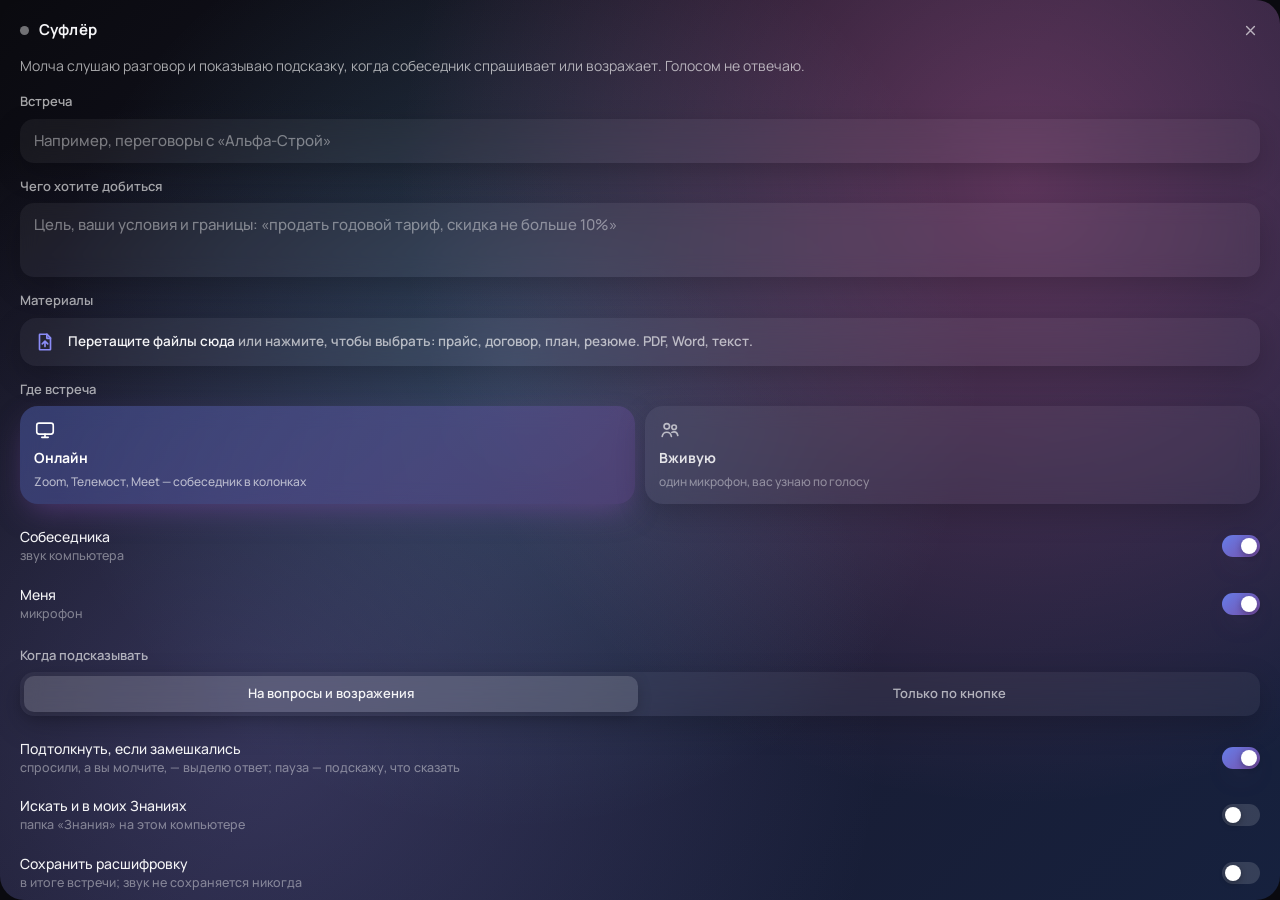
<file: ui/prompter.html>
<!doctype html>
<html lang="ru">
<head>
<meta charset="utf-8">
<title>Dewiar — суфлёр</title>
<link href="assets/fonts.css" rel="stylesheet">
<style>
  /* Суфлёр: окно-карточка поверх всех окон (ui/app.py → open_prompter; скругление 24px совпадает с PROMPTER_RADIUS).
     Ядро — core/prompter.py, событие «prompter» {kind: state|line|hint|sheet|summary|voice}. Виды: подготовка, встреча
     (подсказка крупно, под ней — бегущая расшифровка), итог; поверх — шпаргалка и запись голоса.
     Фирменный стиль Dewiar, как в студии (ui/studio/studio.css): фон-сцена с тремя сияниями, блоки — светлое стекло
     без обводок (rgba 255 .05, размытие 10px, тень). Наведение и выбор — светлее стекло, тень, цвет; обводок нет нигде,
     и у фокуса с клавиатуры тоже (ярче фон). Сигнальный цвет подсказки — фирменный розовый (метка слева, «Начните так»),
     спокойный — фирменный голубой (пауза, «≈», «из шпаргалки»). Кнопки действия — фирменный градиент.
     Текст — только белый разной прозрачности (--ink 1, --soft .86, --them .74, --muted .64, --faint .42), без оттенков:
     цвет — у сигналов и значков, не у второстепенного текста. Собеседник отличается подписью и яркостью, а не цветом.
     Клавиши: пробел — «Подсказать», ← → — прошлые подсказки, Esc — закрыть шпаргалку. */
  :root {
    --scene: radial-gradient(circle at 20% 80%, rgba(120, 119, 198, 0.3) 0%, transparent 50%) fixed,
             radial-gradient(circle at 80% 20%, rgba(255, 119, 198, 0.3) 0%, transparent 50%) fixed,
             radial-gradient(circle at 40% 40%, rgba(120, 219, 255, 0.2) 0%, transparent 50%) fixed,
             linear-gradient(135deg, #0a0a0f 0%, #1a1a2e 50%, #16213e 100%) fixed;
    /* поверх содержимого (шпаргалка, запись голоса): та же сцена под дымкой — непрозрачно и без размытия (Linux) */
    --frost: linear-gradient(rgba(255,255,255,.07), rgba(255,255,255,.07)), var(--scene);
    --glass: rgba(255,255,255,.05); --glass2: rgba(255,255,255,.09); --glass3: rgba(255,255,255,.14);
    --shadow: 0 10px 30px rgb(0 0 0 / 20%);
    --brand: linear-gradient(135deg, #667eea 0%, #764ba2 100%); --brand-glow: 0 10px 26px -10px rgba(118,75,162,.85);
    --ink: #F4F4F6; --soft: rgba(255,255,255,.86); --muted: rgba(255,255,255,.64); --faint: rgba(255,255,255,.42);
    --accent: #8B8CF7; --them: rgba(255,255,255,.74); --cue: #FF7AC6; --calm: #78DBFF; --good: #4BE3A1; --bad: #FF6B8A; --r: 24px; }
  * { box-sizing: border-box; margin: 0; padding: 0; }
  html, body { height: 100%; overflow: hidden; background: #0a0a0f; }
  body { font: 15px/1.5 "Manrope", "Ubuntu", "Segoe UI", "Noto Sans", sans-serif; color: var(--ink); -webkit-font-smoothing: antialiased;
         font-variant-numeric: tabular-nums; user-select: none; -webkit-user-select: none; }
  #wrap { position: absolute; inset: 0; display: flex; flex-direction: column; border-radius: var(--r); overflow: hidden; background: var(--scene); }
  button { font: inherit; color: inherit; background: none; border: 0; cursor: pointer; }
  :focus-visible { outline: none; }
  button:focus-visible, [role=button]:focus-visible { filter: brightness(1.25); }
  .hidden { display: none !important; }
  .blk { background: var(--glass); -webkit-backdrop-filter: blur(10px); backdrop-filter: blur(10px); box-shadow: var(--shadow); }

  /* шапка: перетаскивается за пустое место */
  header { display: flex; align-items: center; gap: 10px; padding: 14px 14px 10px 20px; flex: none; }
  header .t { flex: 1; min-width: 0; display: flex; align-items: center; gap: 10px; font-weight: 700; font-size: 15px; letter-spacing: .01em; }
  .dot { width: 9px; height: 9px; border-radius: 50%; background: var(--faint); flex: none; }
  .live .dot { background: var(--bad); animation: pulse 2s infinite; }
  .paused .dot { background: var(--calm); animation: none; }
  @keyframes pulse { 0% { box-shadow: 0 0 0 0 rgba(255,107,138,.55); } 70% { box-shadow: 0 0 0 9px rgba(255,107,138,0); } 100% { box-shadow: 0 0 0 0 rgba(255,107,138,0); } }
  #clock { font-weight: 600; font-size: 13px; color: var(--muted); }
  .ib { width: 32px; height: 32px; border-radius: 10px; display: grid; place-items: center; color: var(--muted); flex: none; transition: background .15s, color .15s; }
  .ib:hover, .ib:focus-visible { background: var(--glass2); color: var(--ink); }
  .ib svg { width: 17px; height: 17px; fill: none; stroke: currentColor; stroke-width: 2; stroke-linecap: round; stroke-linejoin: round; }
  main { flex: 1; min-height: 0; display: flex; flex-direction: column; padding: 0 20px 18px; }

  /* подготовка */
  #setup { overflow-y: auto; gap: 14px; scrollbar-width: none; padding-top: 2px; }
  #setup::-webkit-scrollbar { display: none; }
  .lead { color: var(--muted); font-size: 14px; line-height: 1.45; margin: -2px 0 2px; }
  .f { display: flex; flex-direction: column; gap: 7px; font-size: 13px; color: var(--muted); font-weight: 600; }
  input[type=text], textarea { width: 100%; font: 500 15px/1.45 "Manrope", sans-serif; color: var(--ink); background: var(--glass);
    -webkit-backdrop-filter: blur(10px); backdrop-filter: blur(10px); box-shadow: var(--shadow);
    border: 0; border-radius: 14px; padding: 11px 14px; outline: none; user-select: text; -webkit-user-select: text; transition: background .15s; }
  input[type=text]:hover, textarea:hover { background: var(--glass2); }
  input[type=text]:focus, textarea:focus { background: var(--glass3); }
  textarea { resize: none; min-height: 74px; }
  ::placeholder { color: var(--faint); }
  #drop { display: flex; align-items: center; gap: 12px; border-radius: 16px; padding: 13px 14px; color: var(--muted); font-size: 13.5px; line-height: 1.4;
          transition: background .15s, box-shadow .15s; cursor: pointer; }
  #drop > svg { width: 22px; height: 22px; flex: none; fill: none; stroke: var(--accent); stroke-width: 1.8; stroke-linecap: round; stroke-linejoin: round; }
  #drop:hover, #drop:focus-visible { background: var(--glass2); filter: none; }
  #drop.over { background: rgba(255,122,198,.14); box-shadow: 0 10px 30px rgba(255,122,198,.18); }
  #drop b { color: var(--ink); font-weight: 600; }
  .files { display: flex; flex-wrap: wrap; gap: 6px; }
  .files:empty { display: none; }
  .file { display: inline-flex; align-items: center; gap: 6px; max-width: 100%; padding: 5px 6px 5px 11px; border-radius: 999px;
          background: var(--glass2); font-size: 13px; font-weight: 600; }
  .file span { overflow: hidden; text-overflow: ellipsis; white-space: nowrap; }
  .file small { color: var(--faint); font-weight: 500; }
  .file button { width: 20px; height: 20px; border-radius: 50%; color: var(--faint); display: grid; place-items: center; }
  .file button:hover { color: var(--ink); background: var(--glass3); }
  .file.err { color: var(--bad); background: rgba(255,107,138,.12); padding-right: 11px; }
  .opts { display: flex; flex-direction: column; gap: 2px; }
  .opt { display: flex; align-items: center; justify-content: space-between; gap: 12px; padding: 8px 0; font-size: 14px; font-weight: 500; color: var(--ink); cursor: pointer; }
  .opt small { display: block; color: var(--faint); font-size: 12.5px; font-weight: 500; }
  .sw { position: relative; width: 38px; height: 22px; flex: none; }
  .sw input { position: absolute; opacity: 0; inset: 0; margin: 0; cursor: pointer; }
  .sw i { position: absolute; inset: 0; border-radius: 22px; background: var(--glass3); transition: .2s; pointer-events: none; }
  .sw i::after { content: ""; position: absolute; left: 3px; top: 3px; width: 16px; height: 16px; border-radius: 50%; background: #fff; transition: .2s;
                 box-shadow: 0 2px 6px rgba(0,0,0,.3); }
  .sw input:checked + i { background: var(--brand); box-shadow: var(--brand-glow); }
  .sw input:checked + i::after { left: 19px; }
  .sw input:focus-visible + i { filter: brightness(1.3); }
  .seg { display: grid; grid-template-columns: 1fr 1fr; gap: 4px; padding: 4px; border-radius: 14px; }
  .seg button { padding: 8px 6px; border-radius: 10px; font-size: 13px; font-weight: 600; color: var(--muted); transition: background .15s, color .15s; }
  .seg button:hover { color: var(--ink); }
  .seg button.on { background: var(--glass3); color: var(--ink); box-shadow: 0 4px 14px rgb(0 0 0 / 22%); }
  .go { margin-top: 4px; padding: 14px; border-radius: 16px; font-weight: 800; font-size: 15px; color: #fff; letter-spacing: .01em;
        background: var(--brand); box-shadow: var(--brand-glow); transition: transform .1s, filter .15s, opacity .15s; }
  .go:hover { filter: brightness(1.1); }
  .go:active { transform: translateY(1px); }
  .go:disabled { opacity: .45; filter: saturate(.6); cursor: default; box-shadow: none; }
  .warn { font-size: 13px; color: var(--cue); line-height: 1.45; }
  .warn button { color: var(--ink); text-decoration: underline; text-underline-offset: 3px; font-weight: 600; }
  /* где встреча: две плитки */
  .place { display: grid; grid-template-columns: 1fr 1fr; gap: 10px; }
  .place button { display: flex; flex-direction: column; align-items: flex-start; gap: 6px; padding: 13px 14px 14px; border-radius: 18px;
                  text-align: left; transition: background .2s, box-shadow .2s; }
  .place button:hover { background: var(--glass2); }
  .place button svg { width: 22px; height: 22px; fill: none; stroke: var(--muted); stroke-width: 1.8; stroke-linecap: round; stroke-linejoin: round; transition: stroke .2s; }
  .place button b { font-size: 14px; font-weight: 700; color: var(--soft); }
  .place button small { font-size: 12px; line-height: 1.35; color: var(--faint); font-weight: 500; }
  .place button.on { background: linear-gradient(135deg, rgba(102,126,234,.34) 0%, rgba(118,75,162,.34) 100%); box-shadow: 0 12px 30px -8px rgba(118,75,162,.55); }
  .place button.on svg { stroke: #fff; }
  .place button.on b { color: #fff; }
  .place button.on small { color: var(--muted); }
  /* голос владельца (очная встреча) */
  #vbox { display: flex; align-items: center; gap: 12px; padding: 12px 12px 12px 14px; border-radius: 18px; }
  #vbox .vi { width: 34px; height: 34px; border-radius: 50%; display: grid; place-items: center; flex: none; background: rgba(139,140,247,.18); color: var(--accent); }
  #vbox.ok .vi { background: rgba(75,227,161,.15); color: var(--good); }
  #vbox .vi svg { width: 18px; height: 18px; fill: none; stroke: currentColor; stroke-width: 2; stroke-linecap: round; stroke-linejoin: round; }
  #vbox .vt { flex: 1; min-width: 0; font-size: 14px; font-weight: 600; color: var(--ink); line-height: 1.35; }
  #vbox .vt small { display: block; font-size: 12.5px; color: var(--faint); font-weight: 500; }
  .mini { padding: 8px 12px; border-radius: 12px; background: var(--glass2); font-size: 13px; font-weight: 700; color: var(--ink); flex: none; transition: background .15s, filter .15s; }
  .mini:hover { background: var(--glass3); }
  .mini.go2 { background: var(--brand); color: #fff; box-shadow: var(--brand-glow); }
  .mini.go2:hover { filter: brightness(1.1); }

  /* встреча */
  #live { min-height: 0; }
  #hear { font-size: 12.5px; color: var(--faint); margin: -4px 0 8px; min-height: 0; }
  #hear.bad { color: var(--cue); }
  #card { position: relative; flex: 1; min-height: 0; display: flex; flex-direction: column; padding: 18px 18px 14px 26px; border-radius: 20px; overflow: hidden;
          transition: box-shadow .4s; }
  #cue { position: absolute; left: 0; top: 0; bottom: 0; width: 5px; background: rgba(255,122,198,.16); }
  #cue i { position: absolute; left: 0; right: 0; top: 0; height: 0; background: var(--cue); transition: height .35s ease-out; border-radius: 0 0 4px 0; }
  #card.ready #cue i { height: 100%; animation: glow 1.4s ease-out 1; }
  @keyframes glow { 0% { box-shadow: 0 0 0 0 rgba(255,122,198,0); } 25% { box-shadow: 0 0 18px 3px rgba(255,122,198,.6); } 100% { box-shadow: 0 0 0 0 rgba(255,122,198,0); } }
  #q { font-size: 13.5px; color: var(--them); line-height: 1.4; margin-bottom: 10px; display: -webkit-box; -webkit-line-clamp: 2; -webkit-box-orient: vertical; overflow: hidden; }
  #q:empty { display: none; }
  #body { flex: 1; min-height: 0; overflow-y: auto; scrollbar-width: none; user-select: text; -webkit-user-select: text; }
  #body::-webkit-scrollbar { display: none; }
  #why { display: none; width: fit-content; margin-bottom: 8px; padding: 3px 10px; border-radius: 999px; font-size: 12.5px; font-weight: 700;
         background: rgba(255,122,198,.18); color: var(--cue); }
  #card.stuck #why, #card.soft #why { display: block; }
  #card.stuck { box-shadow: var(--shadow), 0 0 40px -12px rgba(255,122,198,.55); background: rgba(255,122,198,.07); }
  #card.stuck #cue i { height: 100%; animation: nudge 1.6s ease-in-out 3; }
  @keyframes nudge { 0%, 100% { box-shadow: 0 0 0 0 rgba(255,122,198,0); } 50% { box-shadow: 0 0 22px 4px rgba(255,122,198,.65); } }
  #card.soft #why { background: rgba(120,219,255,.15); color: var(--calm); }
  #card.soft #cue { background: rgba(120,219,255,.14); }
  #card.soft #cue i { background: var(--calm); }
  #head { font-size: 22px; line-height: 1.32; font-weight: 750; letter-spacing: -.005em; margin-bottom: 10px; text-wrap: pretty; }
  #head .approx { color: var(--calm); font-weight: 700; margin-right: 2px; }
  #pts { list-style: none; display: flex; flex-direction: column; gap: 7px; }
  #pts li { position: relative; padding-left: 16px; font-size: 15.5px; line-height: 1.45; color: var(--soft); }
  #pts li::before { content: ""; position: absolute; left: 2px; top: .62em; width: 5px; height: 5px; border-radius: 50%; background: var(--accent); }
  #pts b { color: var(--ink); }
  #src { display: inline-flex; align-items: center; gap: 6px; margin-top: 12px; padding: 4px 10px; border-radius: 999px; background: rgba(139,140,247,.18);
         color: var(--soft); font-size: 12.5px; font-weight: 600; }
  #src svg { width: 13px; height: 13px; fill: none; stroke: var(--accent); stroke-width: 2; }
  #src:empty { display: none; }
  .caret::after { content: ""; display: inline-block; width: 2px; height: 1em; margin-left: 3px; vertical-align: -2px; background: var(--cue); animation: blink 1s steps(2) infinite; }
  @keyframes blink { 50% { opacity: 0; } }
  #empty { flex: 1; display: flex; flex-direction: column; justify-content: center; gap: 8px; color: var(--muted); font-size: 14.5px; line-height: 1.5; }
  #empty b { color: var(--ink); font-size: 17px; font-weight: 700; }
  kbd { font: 600 12px "Manrope", sans-serif; padding: 1px 7px; border-radius: 6px; background: var(--glass3); color: var(--ink); }
  #nav { display: flex; align-items: center; gap: 4px; margin-top: 10px; color: var(--faint); font-size: 12.5px; font-weight: 600; }
  #nav .ib { width: 26px; height: 26px; border-radius: 8px; }
  #nav .tag { margin-left: auto; color: var(--calm); }
  #err { color: var(--bad); font-size: 13px; margin-top: 8px; }
  #err:empty { display: none; }

  #talk { flex: none; margin: 12px 2px 12px; display: flex; flex-direction: column; gap: 4px; min-height: 64px; max-height: 108px; overflow: hidden;
          mask-image: linear-gradient(180deg, transparent 0%, #000 38%); -webkit-mask-image: linear-gradient(180deg, transparent 0%, #000 38%); justify-content: flex-end; }
  .ln { display: grid; grid-template-columns: 78px 1fr; gap: 6px; font-size: 13px; line-height: 1.4; }
  .ln span:first-child { color: var(--faint); font-weight: 600; font-size: 12px; padding-top: 1px; }
  .ln.them span:last-child { color: var(--them); }
  .ln.me span:last-child { color: var(--faint); }
  .ln span:last-child { overflow: hidden; text-overflow: ellipsis; white-space: nowrap; }
  .ln:last-child span:last-child { white-space: normal; display: -webkit-box; -webkit-line-clamp: 2; -webkit-box-orient: vertical; }
  #title { overflow: hidden; text-overflow: ellipsis; white-space: nowrap; }
  #talk .none { color: var(--faint); font-size: 13px; }
  .row { display: flex; gap: 8px; flex: none; }
  #ask { flex: 1; padding: 13px; border-radius: 16px; font-weight: 800; font-size: 15px; color: #fff; letter-spacing: .01em;
         background: var(--brand); box-shadow: var(--brand-glow); transition: transform .1s, filter .15s; }
  #ask:hover { filter: brightness(1.1); }
  #ask:active { transform: translateY(1px); }
  .ghost { padding: 13px 16px; border-radius: 16px; font-weight: 700; font-size: 14px; color: var(--ink); transition: background .15s; }
  .ghost:hover { background: var(--glass2); }

  /* поверх встречи и подготовки: шпаргалка, запись голоса */
  .over { position: absolute; inset: 58px 12px 12px; border-radius: 20px; background: var(--frost); display: flex; flex-direction: column;
          box-shadow: 0 24px 60px -12px rgb(0 0 0 / 55%); }
  #sheet { padding: 16px 18px; z-index: 5; }
  .over h2 { font: 600 15px/1.3 "Unbounded", "Manrope", sans-serif; display: flex; align-items: center; justify-content: space-between; margin-bottom: 6px; }
  #sheet .lead { margin-bottom: 10px; }
  #sheet ol { list-style: none; overflow-y: auto; display: flex; flex-direction: column; gap: 8px; scrollbar-width: thin; user-select: text; -webkit-user-select: text; }
  #sheet li { padding: 10px 12px; border-radius: 14px; background: var(--glass); }
  #sheet li .sq { display: block; font-size: 13.5px; color: var(--them); font-weight: 600; margin-bottom: 3px; }
  #sheet li span { font-size: 14.5px; line-height: 1.45; }
  #voice { padding: 18px 20px 18px; z-index: 6; }
  #endask { position: absolute; inset: 0; z-index: 9; display: flex; align-items: flex-end; padding: 12px; background: rgb(6 6 12 / 55%);
            border-radius: var(--r); animation: fadeIn .15s ease-out; }
  #endask .card { width: 100%; padding: 20px 20px 16px; border-radius: 20px; background: var(--frost); box-shadow: 0 24px 60px -12px rgb(0 0 0 / 60%);
                  animation: rise .18s ease-out; }
  #endask h2 { font: 600 16px/1.3 "Unbounded", "Manrope", sans-serif; margin-bottom: 6px; }
  #endask p { color: var(--muted); font-size: 14px; line-height: 1.45; margin-bottom: 16px; }
  #endask .row { display: flex; gap: 10px; }
  #endask .row button { flex: 1; margin: 0; }
  @keyframes fadeIn { from { opacity: 0; } to { opacity: 1; } }
  @keyframes rise { from { transform: translateY(14px); opacity: 0; } to { transform: none; opacity: 1; } }
  @media (prefers-reduced-motion: reduce) { #endask, #endask .card { animation: none; } }
  #voice .lead { margin-bottom: 16px; }
  #vcard { position: relative; flex: 1; min-height: 0; display: flex; flex-direction: column; justify-content: center; gap: 14px;
           padding: 20px 22px; border-radius: 20px; overflow: hidden; }
  #vsay { font-size: 12.5px; font-weight: 700; color: var(--cue); }
  #vphrase { font-size: 23px; line-height: 1.32; font-weight: 750; text-wrap: pretty; min-height: 3.9em; }
  #vmeter { display: flex; align-items: center; gap: 3px; height: 26px; }
  #vmeter i { width: 4px; border-radius: 2px; background: linear-gradient(180deg, var(--calm), var(--accent)); height: 4px; transition: height .08s; }
  #vsteps { display: flex; gap: 6px; margin: 16px 0 12px; }
  #vsteps i { flex: 1; height: 4px; border-radius: 2px; background: var(--glass3); transition: background .3s; }
  #vsteps i.on { background: var(--brand); }
  #vnote { font-size: 13px; color: var(--muted); min-height: 1.4em; }
  #vnote.bad { color: var(--bad); }

  /* итог */
  #sum { overflow-y: auto; scrollbar-width: none; user-select: text; -webkit-user-select: text; }
  #sum::-webkit-scrollbar { display: none; }
  #sum h1 { font: 600 18px/1.35 "Unbounded", "Manrope", sans-serif; margin-bottom: 4px; }
  #sum h2 { font-size: 14px; font-weight: 800; color: var(--ink); margin: 18px 0 6px; }
  #sum p, #sum li { font-size: 14.5px; line-height: 1.55; color: var(--soft); }
  #sum ul { padding-left: 18px; display: flex; flex-direction: column; gap: 4px; }
  #sum li::marker { color: var(--accent); }
  #sum em { color: var(--muted); font-style: normal; font-size: 13px; }
  #sum .saved { margin-top: 14px; font-size: 13px; color: var(--muted); }
  #sum .wait { display: flex; align-items: center; gap: 10px; color: var(--muted); padding: 30px 0; }
  .spin { width: 18px; height: 18px; border-radius: 50%; border: 2px solid var(--glass3); border-top-color: var(--cue); animation: rot .9s linear infinite; }
  @keyframes rot { to { transform: rotate(360deg); } }
  @media (prefers-reduced-motion: reduce) { *, *::before, *::after { animation: none !important; transition: none !important; } }
</style>
</head>
<body>
<div id="wrap">
  <header class="pywebview-drag-region">
    <div class="t"><span class="dot"></span><span id="title">Суфлёр</span></div>
    <span id="clock" class="hidden">0:00</span>
    <button class="ib hidden" id="b-pause" title="Пауза — не слушать"><svg viewBox="0 0 24 24"><path d="M9 6v12M15 6v12"/></svg></button>
    <button class="ib hidden" id="b-stop" title="Закончить встречу и подвести итог"><svg viewBox="0 0 24 24"><rect x="6.5" y="6.5" width="11" height="11" rx="2.5"/></svg></button>
    <button class="ib" id="b-close" title="Закрыть"><svg viewBox="0 0 24 24"><path d="M6.5 6.5l11 11M17.5 6.5l-11 11"/></svg></button>
  </header>

  <!-- подготовка встречи -->
  <main id="setup">
    <p class="lead">Молча слушаю разговор и показываю подсказку, когда собеседник спрашивает или возражает. Голосом не отвечаю.</p>
    <label class="f">Встреча<input type="text" id="m-title" maxlength="120" placeholder="Например, переговоры с «Альфа-Строй»"></label>
    <label class="f">Чего хотите добиться<textarea id="m-goal" maxlength="2000" placeholder="Цель, ваши условия и границы: «продать годовой тариф, скидка не больше 10%»"></textarea></label>
    <div class="f">Материалы
      <div id="drop" class="blk" tabindex="0" role="button"><svg viewBox="0 0 24 24"><path d="M7 3.5h7l4 4V20a.5.5 0 0 1-.5.5h-11A.5.5 0 0 1 6 20V4a.5.5 0 0 1 .5-.5z"/><path d="M14 3.5V8h4M12 11v6M9 14l3-3 3 3"/></svg><span><b>Перетащите файлы сюда</b> или нажмите, чтобы выбрать: прайс, договор, план, резюме. PDF, Word, текст.</span></div>
      <div class="files" id="files"></div>
    </div>
    <div class="f">Где встреча
      <div class="place" id="m-place">
        <button data-v="online" class="blk on"><svg viewBox="0 0 24 24"><rect x="3" y="4.5" width="18" height="12" rx="2.5"/><path d="M8.5 20h7M12 16.5V20"/></svg><b>Онлайн</b><small>Zoom, Телемост, Meet — собеседник в колонках</small></button>
        <button data-v="live" class="blk"><svg viewBox="0 0 24 24"><circle cx="8.5" cy="8" r="3"/><circle cx="16.5" cy="9" r="2.5"/><path d="M3.5 19c.6-3 2.6-4.5 5-4.5s4.4 1.5 5 4.5M14 14.6c.8-.4 1.6-.6 2.5-.6 2 0 3.5 1.3 4 4"/></svg><b>Вживую</b><small>один микрофон, вас узнаю по голосу</small></button>
      </div>
    </div>
    <div class="opts" id="o-online">
      <label class="opt"><div>Собеседника<small>звук компьютера</small></div><span class="sw"><input type="checkbox" id="m-them" checked><i></i></span></label>
      <label class="opt"><div>Меня<small>микрофон</small></div><span class="sw"><input type="checkbox" id="m-me" checked><i></i></span></label>
    </div>
    <div id="vbox" class="blk hidden">
      <span class="vi"><svg viewBox="0 0 24 24"><rect x="9" y="3.5" width="6" height="11" rx="3"/><path d="M5.5 11.5a6.5 6.5 0 0 0 13 0M12 18v2.5"/></svg></span>
      <div class="vt" id="vtext"></div>
      <button class="mini go2" id="v-rec">Запомнить мой голос</button>
    </div>
    <div class="f">Когда подсказывать
      <div class="seg blk" id="m-mode"><button data-v="auto" class="on">На вопросы и возражения</button><button data-v="manual">Только по кнопке</button></div>
    </div>
    <div class="opts">
      <label class="opt"><div>Подтолкнуть, если замешкались<small>спросили, а вы молчите, — выделю ответ; пауза — подскажу, что сказать</small></div><span class="sw"><input type="checkbox" id="m-nudge" checked><i></i></span></label>
      <label class="opt"><div>Искать и в моих Знаниях<small>папка «Знания» на этом компьютере</small></div><span class="sw"><input type="checkbox" id="m-kn"><i></i></span></label>
      <label class="opt"><div>Сохранить расшифровку<small>в итоге встречи; звук не сохраняется никогда</small></div><span class="sw"><input type="checkbox" id="m-keep"><i></i></span></label>
    </div>
    <p class="warn hidden" id="nobrain">Чтобы подсказывать, нужен «Мозг». <button id="to-brain">Выбрать модель</button></p>
    <button class="go" id="start">Начать встречу</button>
  </main>

  <!-- встреча -->
  <main id="live" class="hidden">
    <p id="hear"></p>
    <section id="card" class="blk" aria-live="polite">
      <div id="cue"><i></i></div>
      <div id="empty"><b>Слушаю разговор</b><span>Подсказка появится здесь, когда собеседник спросит или возразит. Нужна прямо сейчас — нажмите «Подсказать» или <kbd>пробел</kbd>.</span></div>
      <div id="q"></div>
      <div id="body" class="hidden"><span id="why"></span><div id="head"></div><ul id="pts"></ul><span id="src"></span></div>
      <div id="err"></div>
      <div id="nav" class="hidden">
        <button class="ib" id="prev" title="Предыдущая подсказка"><svg viewBox="0 0 24 24"><path d="M14.5 6l-6 6 6 6"/></svg></button>
        <span id="pos"></span>
        <button class="ib" id="next" title="Следующая подсказка"><svg viewBox="0 0 24 24"><path d="M9.5 6l6 6-6 6"/></svg></button>
        <span class="tag hidden" id="inst">из шпаргалки</span>
      </div>
    </section>
    <div id="talk"><span class="none">Расшифровка разговора появится здесь.</span></div>
    <div class="row"><button id="ask">Подсказать</button><button class="ghost blk" id="b-sheet" title="Вероятные вопросы и ответы к встрече">Шпаргалка</button></div>
    <div id="sheet" class="over hidden"><h2>Шпаргалка<button class="ib" id="sheet-x" title="Закрыть"><svg viewBox="0 0 24 24"><path d="M6.5 6.5l11 11M17.5 6.5l-11 11"/></svg></button></h2>
      <p class="lead" id="sheet-lead">Вероятные вопросы собеседника и что ответить — по цели и материалам.</p><ol id="sheet-list"></ol></div>
  </main>

  <!-- итог -->
  <main id="sum" class="hidden"></main>

  <!-- запись голоса владельца -->
  <div id="voice" class="over hidden" role="dialog" aria-label="Запоминаю ваш голос">
    <h2>Запоминаю ваш голос<button class="ib" id="v-x" title="Отменить"><svg viewBox="0 0 24 24"><path d="M6.5 6.5l11 11M17.5 6.5l-11 11"/></svg></button></h2>
    <p class="lead">Прочитайте фразы вслух обычным голосом, как на встрече. Звук не сохраняю — только отпечаток голоса.</p>
    <div id="vcard" class="blk"><span id="vsay">Скажите</span><div id="vphrase"></div><div id="vmeter"></div></div>
    <div id="vsteps"></div>
    <p id="vnote"></p>
  </div>
  <!-- «Закончить встречу?» — своё окно внутри суфлёра: системный диалог браузера в Linux шире окна и обрезалось (отзыв 11.10) -->
  <div id="endask" class="hidden" role="alertdialog" aria-labelledby="endask-t" aria-describedby="endask-d">
    <div class="card"><h2 id="endask-t">Закончить встречу?</h2>
      <p id="endask-d">Подведу итог и сохраню его в папку «Встречи».</p>
      <div class="row"><button class="ghost blk" id="endask-no">Продолжить</button><button class="go" id="endask-yes">Закончить</button></div></div>
  </div>
</div>
<script src="assets/dewiar.js"></script>
<script>
const $ = (s) => document.querySelector(s), $$ = (s) => [...document.querySelectorAll(s)];
const esc = (t) => String(t ?? "").replace(/[&<>"]/g, c => ({ "&": "&amp;", "<": "&lt;", ">": "&gt;", '"': "&quot;" }[c]));
let st = null, view = "setup", idx = -1, follow = true, clockT = 0, mode = "auto", place = "online", vstep = null;

function show(v) {
  view = v;
  for (const id of ["setup", "live", "sum"]) $("#" + id).classList.toggle("hidden", id !== v);
  const live = v === "live";
  $("#wrap").classList.toggle("live", live && !(st && st.paused));
  $("#wrap").classList.toggle("paused", live && !!(st && st.paused));
  for (const id of ["#clock", "#b-pause", "#b-stop"]) $(id).classList.toggle("hidden", !live);
}

/* ---------- подготовка ---------- */
$$("#m-mode button").forEach(b => b.onclick = () => { mode = b.dataset.v; $$("#m-mode button").forEach(x => x.classList.toggle("on", x === b)); });
$$("#m-place button").forEach(b => b.onclick = () => { place = b.dataset.v; $$("#m-place button").forEach(x => x.classList.toggle("on", x === b)); renderPlace(); });
function renderPlace() {
  const live = place === "live", v = (st && st.voice) || {};
  $("#o-online").classList.toggle("hidden", live);
  $("#vbox").classList.toggle("hidden", !live);
  $("#vbox").classList.toggle("ok", !!v.has);
  $("#vtext").innerHTML = v.has ? `Ваш голос запомнен<small>остальные голоса — собеседники</small>`
    : `Нужен ваш голос — один раз<small>четыре фразы вслух, меньше минуты</small>`;
  $("#v-rec").textContent = v.has ? "Записать заново" : "Запомнить мой голос";
  $("#v-rec").classList.toggle("go2", !v.has);
  $("#start").disabled = live && !v.has;
  $("#start").title = $("#start").disabled ? "Сначала запомните свой голос" : "";
}

/* ---------- голос владельца ---------- */
const VBARS = 22;
$("#vmeter").innerHTML = "<i></i>".repeat(VBARS);
let vlevels = new Array(VBARS).fill(0);
function voiceShow(e) {
  $("#voice").classList.remove("hidden");
  vstep = e.step;
  const ph = e.phrases || voiceShow.phrases || [], need = e.need || ph.length || 4, n = e.n ?? voiceShow.n ?? 0;
  voiceShow.phrases = ph; voiceShow.n = n;
  $("#vsteps").innerHTML = Array.from({ length: need }, (_, i) => `<i class="${i < n ? "on" : ""}"></i>`).join("");
  $("#vnote").classList.remove("bad");
  if (e.step === "model") {
    $("#vsay").textContent = "Готовлю"; $("#vphrase").textContent = "Загружаю модель голоса…";
    $("#vnote").textContent = e.pct != null ? `${e.pct}% из 28 МБ — один раз` : "28 МБ, один раз";
  } else if (e.step === "listen") {
    $("#vsay").textContent = `Скажите — фраза ${Math.min(n + 1, need)} из ${need}`;
    $("#vphrase").textContent = ph[Math.min(n, ph.length - 1)] || "";
    $("#vnote").textContent = n ? "Есть. Следующую — когда будете готовы." : "Слушаю. Говорите в обычной громкости.";
  } else if (e.step === "saving") {
    $("#vsay").textContent = "Почти всё"; $("#vphrase").textContent = "Запоминаю…"; $("#vnote").textContent = "";
  } else if (e.step === "done") {
    $("#vsay").textContent = "Готово"; $("#vphrase").textContent = "Голос запомнен. На очной встрече отличу вас от собеседников.";
    $$("#vsteps i").forEach(i => i.classList.add("on"));
    $("#vnote").textContent = e.consistency < 0.5 ? "Фразы звучали по-разному — если будет путать, запишите заново в тишине." : "";
    setTimeout(() => { if (vstep === "done") voiceHide(); }, 2200);
  } else if (e.step === "error") {
    $("#vsay").textContent = "Не получилось"; $("#vphrase").textContent = e.error || "";
    $("#vnote").textContent = "Попробуйте ещё раз."; $("#vnote").classList.add("bad");
  } else if (e.step === "cancel") voiceHide();
}
function voiceHide() { $("#voice").classList.add("hidden"); vstep = null; core.call("prompter_state").then(s => { st = s; render(); }).catch(() => {}); }
$("#v-rec").onclick = () => { voiceShow.n = 0; core.call("prompter_voice", { action: "start" }).catch(e => voiceShow({ step: "error", error: e.message })); };
$("#v-x").onclick = () => { if (vstep === "listen" || vstep === "model") core.call("prompter_voice", { action: "cancel" }).catch(() => {}); voiceHide(); };
core.on("level", (e) => {
  if (vstep !== "listen" || e.src !== "mic") return;
  vlevels = vlevels.slice(1).concat([Math.min(1, e.v * 1.6)]);
  $$("#vmeter i").forEach((b, i) => { b.style.height = (4 + vlevels[i] * 22) + "px"; });
});
function renderFiles(list) {
  $("#files").innerHTML = (list || []).map(f => `<span class="file"><span>${esc(f.name)}</span><small>${Math.max(1, Math.round(f.chars / 1000))} тыс. зн.</small>`
    + `<button data-n="${esc(f.name)}" title="Убрать"><svg viewBox="0 0 24 24" width="12" height="12" fill="none" stroke="currentColor" stroke-width="2.4" stroke-linecap="round"><path d="M6.5 6.5l11 11M17.5 6.5l-11 11"/></svg></button></span>`).join("");
  $$("#files button").forEach(b => b.onclick = () => core.call("prompter_file_remove", { name: b.dataset.n }).catch(() => {}));
}
function fileErr(name, msg) {
  const s = document.createElement("span"); s.className = "file err"; s.textContent = `${name}: ${msg}`;
  $("#files").appendChild(s); setTimeout(() => s.remove(), 6000);
}
async function sendFile(f) {
  if (f.size > 30 * 1024 * 1024) return fileErr(f.name, "больше 30 МБ");
  const data = await new Promise((ok, no) => { const r = new FileReader(); r.onload = () => ok(r.result); r.onerror = no; r.readAsDataURL(f); });
  try { await core.call("prompter_file", { name: f.name, data }); } catch (e) { fileErr(f.name, e.message); }
}
const drop = $("#drop");
["dragenter", "dragover"].forEach(ev => drop.addEventListener(ev, e => { e.preventDefault(); drop.classList.add("over"); }));
["dragleave", "drop"].forEach(ev => drop.addEventListener(ev, e => { e.preventDefault(); drop.classList.remove("over"); }));
drop.addEventListener("drop", e => [...(e.dataTransfer.files || [])].forEach(sendFile));
const pick = async () => {
  const a = api();
  if (a && a.pick_file) {
    const p = await a.pick_file("Документы (*.pdf;*.docx;*.odt;*.txt;*.md;*.html;*.csv)");
    if (p) core.call("prompter_file", { path: p }).catch(e => fileErr(p.split(/[\\/]/).pop(), e.message));
    return;
  }
  const i = document.createElement("input"); i.type = "file"; i.multiple = true; i.onchange = () => [...i.files].forEach(sendFile); i.click();
};
drop.onclick = pick;
drop.onkeydown = (e) => { if (e.key === "Enter" || e.key === " ") { e.preventDefault(); pick(); } };
document.addEventListener("dragover", e => e.preventDefault());
document.addEventListener("drop", e => e.preventDefault());
$("#to-brain").onclick = () => { const a = api(); if (a) a.open_settings("brain"); };
$("#start").onclick = async () => {
  $("#start").disabled = true;
  try {
    st = await core.call("prompter_start", { title: $("#m-title").value, goal: $("#m-goal").value, mode, them: $("#m-them").checked,
      me: $("#m-me").checked, knowledge: $("#m-kn").checked, keep_text: $("#m-keep").checked, place, nudge: $("#m-nudge").checked });
    idx = -1; follow = true; render();
  } catch (e) { $("#nobrain").textContent = e.message; $("#nobrain").classList.remove("hidden"); }
  finally { $("#start").disabled = false; renderPlace(); }
};

/* ---------- встреча ---------- */
function tick() {
  clearInterval(clockT);
  const t0 = st && st.meeting && st.meeting.started;
  const upd = () => { if (!t0) return; const s = Math.max(0, Math.floor(Date.now() / 1000 - t0)); $("#clock").textContent = `${Math.floor(s / 60)}:${String(s % 60).padStart(2, "0")}`; };
  upd(); clockT = setInterval(upd, 1000);
}
function inline(t) { return esc(t).replace(/\*\*([^*]+)\*\*/g, "<b>$1</b>").replace(/(\d[\d\s.,]*\d|\d)(\s?(?:%|₽|руб[а-яё]*|тал[а-яё]*|\$|€|дн[а-яё]*|недел[а-яё]*|мес[а-яё]*|лет|года?|мест[а-яё]*|шт)(?![а-яё]))/gi, "<b>$1$2</b>"); }
function renderHint() {
  const hs = (st && st.hints || []).filter(h => !h.empty);
  if (!hs.length) { $("#empty").classList.remove("hidden"); $("#body").classList.add("hidden"); $("#nav").classList.add("hidden"); $("#q").textContent = "";
    $("#card").classList.remove("ready", "stuck", "soft"); $("#cue i").style.height = "0"; $("#err").textContent = ""; return; }
  if (follow || idx < 0 || idx >= hs.length) idx = hs.length - 1;
  const h = hs[idx];
  $("#empty").classList.add("hidden"); $("#body").classList.remove("hidden");
  $("#q").textContent = h.q ? `«${h.q.length > 160 ? h.q.slice(0, 160) + "…" : h.q}»`
    : ({ me: "Вы подбираете слова — вот на что опереться", pause: "В разговоре пауза", stuck: "" }[h.why] ?? "По вашей просьбе");
  const stuck = !!h.stuck || h.why === "stuck" || h.why === "me", soft = h.why === "pause";
  $("#card").classList.toggle("stuck", stuck); $("#card").classList.toggle("soft", soft && !stuck);
  $("#why").textContent = stuck ? "Начните так" : soft ? "Можно сказать" : "";
  const lines = String(h.text || "").split("\n").map(s => s.trim()).filter(Boolean);
  const src = lines.find(s => /^источник\s*:/i.test(s));
  const rest = lines.filter(s => s !== src);
  let head = (rest[0] || "").replace(/^[•\-*]\s*/, "");
  const approx = head.startsWith("≈");
  head = head.replace(/^≈\s*/, "");
  $("#head").innerHTML = (approx ? `<span class="approx" title="Из общих знаний — в материалах ответа нет">≈</span>` : "") + inline(head);
  $("#pts").innerHTML = rest.slice(1).map(s => `<li>${inline(s.replace(/^[•\-*]\s*/, ""))}</li>`).join("");
  $("#src").innerHTML = src ? `<svg viewBox="0 0 24 24"><path d="M7 3.5h7l4 4V20a.5.5 0 0 1-.5.5h-11A.5.5 0 0 1 6 20V4a.5.5 0 0 1 .5-.5z"/><path d="M14 3.5V8h4"/></svg>${esc(src.replace(/^источник\s*:\s*/i, ""))}` : "";
  const writing = !h.done && !h.instant;
  ($("#pts").lastElementChild || $("#head")).classList.toggle("caret", writing);
  if (writing && $("#pts").lastElementChild) $("#head").classList.remove("caret");
  const pct = h.done || h.instant ? 100 : Math.min(92, 18 + (h.text || "").length / 2.2);
  $("#cue i").style.height = pct + "%";
  $("#card").classList.toggle("ready", !!h.done);
  $("#inst").classList.toggle("hidden", !h.instant);
  $("#err").textContent = h.error ? "Модель не ответила: " + h.error : "";
  $("#nav").classList.toggle("hidden", hs.length < 2);
  $("#pos").textContent = `${idx + 1} из ${hs.length}`;
}
function renderTalk() {
  const ls = (st && st.lines || []).slice(-5);
  $("#talk").innerHTML = ls.length ? ls.map(l => `<div class="ln ${l.who}"><span>${l.who === "them" ? "Собеседник" : "Вы"}</span><span>${esc(l.text)}</span></div>`).join("")
    : `<span class="none">Расшифровка разговора появится здесь.</span>`;
}
function renderSheet() {
  const sh = (st && st.sheet) || [];
  $("#sheet-list").innerHTML = sh.map(x => `<li><span class="sq">${esc(x.q)}</span><span>${inline(x.a)}</span></li>`).join("");
  $("#sheet-lead").textContent = sh.length ? "Вероятные вопросы собеседника и что ответить — по цели и материалам."
    : (st && st.meeting && (st.meeting.goal || (st.files || []).length) ? "Готовлю — обычно это меньше минуты." : "Шпаргалка готовится, когда есть цель встречи или материалы.");
}
function render() {
  if (!st) return;
  $("#nobrain").classList.toggle("hidden", !!st.brain);
  renderFiles(st.files); renderPlace();
  if (st.on) {
    show("live"); tick();
    $("#title").textContent = $("#title").title = (st.meeting && st.meeting.title) || "Встреча";
    $("#hear").textContent = st.paused ? "На паузе — не слушаю." : (st.status || "");
    $("#hear").classList.toggle("bad", /не слышу|не слушаю/.test(st.status || "") || st.paused);
    $("#b-pause").title = st.paused ? "Продолжить" : "Пауза — не слушать";
    $("#b-pause").innerHTML = st.paused ? '<svg viewBox="0 0 24 24"><path d="M8 5.5v13l10.5-6.5z"/></svg>' : '<svg viewBox="0 0 24 24"><path d="M9 6v12M15 6v12"/></svg>';
    renderHint(); renderTalk(); renderSheet();
  } else if (view === "live" || view === "sum") {
    clearInterval(clockT); $("#title").textContent = "Итог встречи"; show("sum");
  } else { $("#title").textContent = "Суфлёр"; show("setup"); }
}
function md(t) {
  return esc(t).replace(/^# (.*)$/gm, "<h1>$1</h1>").replace(/^## (.*)$/gm, "<h2>$1</h2>").replace(/\*\*([^*]+)\*\*/g, "<b>$1</b>")
    .replace(/^\*(.*)\*$/gm, "<em>$1</em>").replace(/^_(.*)_$/gm, "<em>$1</em>")
    .replace(/(?:^- .*(?:\n|$))+/gm, m => "<ul>" + m.trim().split("\n").map(l => `<li>${l.slice(2)}</li>`).join("") + "</ul>")
    .replace(/^(?!<h|<ul|<li|<em)(.+)$/gm, "<p>$1</p>").replace(/\n+/g, "");
}
function renderSum(e) {
  show("sum"); $("#title").textContent = "Итог встречи";
  $("#sum").innerHTML = e.busy ? `<div class="wait"><span class="spin"></span>Подвожу итог встречи…</div>`
    : md(e.summary || "") + (e.path ? `<p class="saved">Сохранено в папке «Встречи»: ${esc(e.path.split(/[\\/]/).pop())}</p>` : "")
      + `<div class="row" style="margin-top:16px"><button class="go" id="again" style="flex:1">Новая встреча</button><button class="ghost blk" id="done">Закрыть</button></div>`;
  if ($("#again")) $("#again").onclick = () => { show("setup"); $("#title").textContent = "Суфлёр"; };
  if ($("#done")) $("#done").onclick = closeWin;
}
$("#ask").onclick = () => { follow = true; core.call("prompter_hint", {}).catch(e => { $("#err").textContent = e.message; }); };
$("#b-pause").onclick = () => core.call("prompter_pause", { on: !(st && st.paused) });
$("#b-stop").onclick = () => core.call("prompter_stop", { summary: true });
$("#b-sheet").onclick = () => { renderSheet(); $("#sheet").classList.toggle("hidden"); };
$("#sheet-x").onclick = () => $("#sheet").classList.add("hidden");
$("#prev").onclick = () => { follow = false; idx = Math.max(0, idx - 1); renderHint(); };
$("#next").onclick = () => { const n = (st.hints || []).filter(h => !h.empty).length; idx = Math.min(n - 1, idx + 1); follow = idx === n - 1; renderHint(); };
function closeWin(sure) {
  if (st && st.on && sure !== true) { endAsk(); return; }       // встреча идёт — сначала спросить (своим окном, не системным диалогом)
  if (st && st.on) core.call("prompter_stop", { summary: true });
  const a = api(); if (a && a.close_prompter) a.close_prompter(); else window.close();
}
function endAsk(open = true) {
  $("#endask").classList.toggle("hidden", !open);
  if (open) setTimeout(() => $("#endask-yes").focus(), 30);
}
$("#endask-no").onclick = () => endAsk(false);
$("#endask-yes").onclick = () => { endAsk(false); closeWin(true); };
$("#endask").onclick = (e) => { if (e.target.id === "endask") endAsk(false); };
$("#b-close").onclick = closeWin;
document.addEventListener("keydown", (e) => {
  if (!$("#endask").classList.contains("hidden")) {           // открыт вопрос «Закончить встречу?»
    if (e.key === "Escape") { e.preventDefault(); endAsk(false); }
    return;
  }
  if (view !== "live" || /INPUT|TEXTAREA/.test(document.activeElement.tagName)) return;
  if (e.key === " " || e.key === "Enter") { e.preventDefault(); $("#ask").click(); }
  else if (e.key === "ArrowLeft") $("#prev").click();
  else if (e.key === "ArrowRight") $("#next").click();
  else if (e.key === "Escape") $("#sheet").classList.add("hidden");
});

/* ---------- события ядра ---------- */
core.on("hello", () => core.call("prompter_state").then(s => { st = s; render(); if (!s.on && s.summary && view === "sum") renderSum({ summary: s.summary }); }).catch(() => {}));
core.on("prompter", (e) => {
  if (e.kind === "state") {
    const was = st && st.on; st = e.state;
    if (was && !st.on && !(st.lines || []).length) { view = "setup"; render(); }   // встреча без единой реплики — итога не будет
    else if (!(was && !st.on)) render();                                            // закончилась — ждём итог (событие summary)
    return;
  }
  if (!st) return;
  if (e.kind === "line") { st.lines = (st.lines || []).concat([e.line]).slice(-30); if (view === "live") renderTalk(); }
  else if (e.kind === "hint") {
    const hs = st.hints || (st.hints = []); const i = hs.findIndex(h => h.id === e.hint.id);
    if (i >= 0) hs[i] = e.hint; else hs.push(e.hint);
    if (view === "live") renderHint();
  } else if (e.kind === "sheet") { st.sheet = e.sheet; renderSheet(); }
  else if (e.kind === "summary") renderSum(e);
  else if (e.kind === "voice") { voiceShow(e); if (e.step === "done") { st.voice = Object.assign(st.voice || {}, { has: true }); renderPlace(); } }
});
render();
</script>
</body>
</html>
</file>
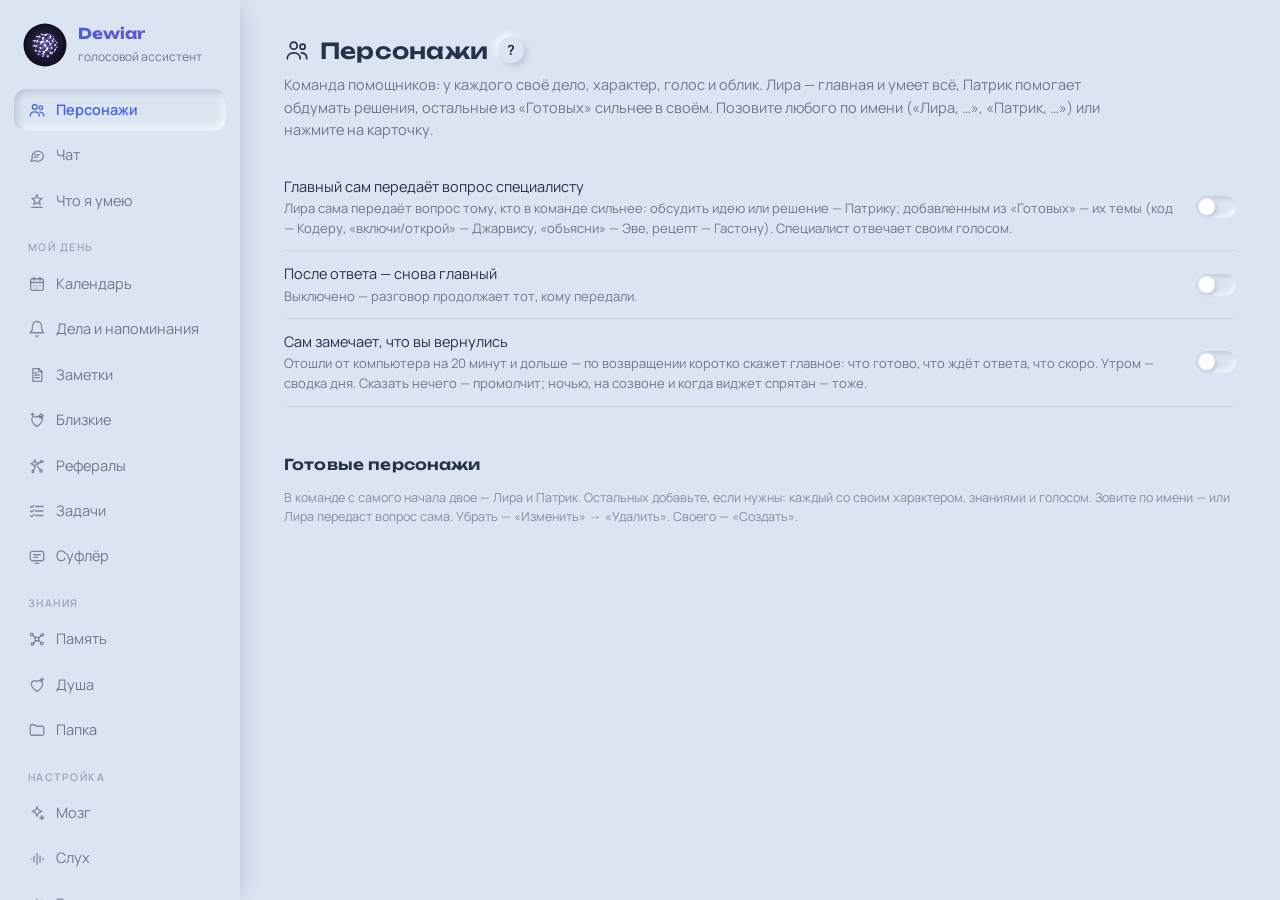
<file: ui/settings.html>
<!doctype html>
<!-- Студия Dewiar (окно настроек): только разметка. Оформление — studio/studio.css, код — studio/*.js; скрипты
     подключаются внизу по порядку и делят одну глобальную область ($, core, toast… объявлены раньше, чем используются).
     Раздел — <section id="p-ИМЯ">, кнопка меню — data-p="ИМЯ" (studio/core.js), подсказка «?» — ключ ИМЯ в assets/help.js.
     Поле с data-k="раздел.ключ" само показывает и сохраняет настройку ядра (bindFields/refreshStatic в studio/brain.js).
     Код находит элементы по id: id должны быть уникальны на всей странице, переименовывая — ищите в studio/*.js.
     Адрес открывает ui/app.py: ?token=…&port=… — для связи с ядром (assets/dewiar.js), &frame=1 — своя рамка окна
     на Linux (скрипт сразу за рамкой), #раздел — какой раздел открыть. -->
<html lang="ru">
<head>
<meta charset="utf-8">
<title>Dewiar — студия</title>
<link href="assets/fonts.css" rel="stylesheet">
<link rel="stylesheet" href="studio/studio.css">
<link rel="stylesheet" href="assets/skins.css">
<link rel="stylesheet" href="studio/theme.css">
<!-- тема — до первой отрисовки (стили выше уже загружены): окно сразу в своём стиле, без вспышки фирменного фона -->
<script src="assets/skins.js"></script>
<script src="studio/theme.js"></script>
</head>
<body>
<div id="upd"><div class="box">
  <div class="logo"><img src="assets/logo-white.png" alt=""><i></i></div>
  <small id="upd-ver">Dewiar</small>
  <h2 id="upd-t">Устанавливаю…</h2>
  <div id="upd-bar"><b></b></div>
  <p id="upd-line"></p>
  <ol><li>Пароль</li><li>Установка</li><li>Перезапуск</li></ol>
  <button class="btn" id="upd-x" style="display:none">Закрыть</button>
</div></div>
<div id="tbar"><img class="lg" src="assets/logo-white.png" alt=""><div class="tt"><b>Dewiar</b>студия</div>
  <div class="wb">
    <button id="wb-min" title="Свернуть"><svg viewBox="0 0 14 14"><path d="M2.5 7h9"/></svg></button>
    <button id="wb-max" title="Развернуть"><svg viewBox="0 0 14 14"><rect x="2.5" y="2.5" width="9" height="9" rx="1.5"/></svg></button>
    <button id="wb-x" class="x" title="Закрыть"><svg viewBox="0 0 14 14"><path d="M3 3l8 8M11 3l-8 8"/></svg></button>
  </div></div>
<div class="grip n"></div><div class="grip s"></div><div class="grip w"></div><div class="grip e"></div>
<div class="grip nw"></div><div class="grip ne"></div><div class="grip sw"></div><div class="grip se"></div><div id="fedge"></div>
<script>
(() => {
  if (new URLSearchParams(location.search).get("frame") !== "1") return;
  document.documentElement.classList.add("framed");
  const ICON_MAX = '<rect x="2.5" y="2.5" width="9" height="9" rx="1.5"/>';
  const ICON_RES = '<rect x="2.5" y="4.5" width="7" height="7" rx="1.3"/><path d="M5 4.5V3.6c0-.6.5-1.1 1.1-1.1h4.3c.6 0 1.1.5 1.1 1.1v4.3c0 .6-.5 1.1-1.1 1.1h-.9"/>';
  // Зовёт ui/app.py, когда окно развёрнуто или прижато к краю: тогда без скругления и краёв (html.max).
  // Состояние запоминается в ui.studio_max — следующая студия откроется так же.
  window.frameState = (max) => {
    document.documentElement.classList.toggle("max", !!max);
    const b = document.getElementById("wb-max");
    b.title = max ? "Вернуть размер" : "Развернуть"; b.querySelector("svg").innerHTML = max ? ICON_RES : ICON_MAX;
    try { if (window.__dwMax !== !!max) { window.__dwMax = !!max; core.call("settings_save", { patch: { ui: { studio_max: !!max } } }).catch(() => {}); } } catch (e) {}
  };
  // Кнопки окна — методы pywebview (studio_min/max/close в ui/app.py); ядро здесь не нужно.
  const call = (m) => { const a = window.pywebview && window.pywebview.api; if (a && a[m]) return a[m](); };
  document.getElementById("wb-min").onclick = () => call("studio_min");
  document.getElementById("wb-max").onclick = async () => { const r = await call("studio_max"); if (r !== undefined) frameState(r); };
  document.getElementById("wb-x").onclick = () => call("studio_close");
})();
</script>
<nav>
  <div class="brand"><canvas id="brand"></canvas><div><b id="bname">Dewiar</b><span id="bsub">голосовой ассистент</span></div></div>
  <button class="cchip" id="nav-cloud" style="display:none" title="ИИ-баланс: на сколько хватит моделей Dewiar. Нажмите — подробности и пополнение"><span>ИИ-баланс</span><em></em><i><b></b></i></button>
  <button data-p="personas" class="cur">Персонажи</button>
  <button data-p="chat" title="Вся переписка с персонажами — голосом и текстом">Чат</button>
  <button data-p="tricks" title="Короткие фразы, которые помощник понимает сразу">Что я умею</button>
  <div class="ng">Мой день</div>
  <button data-p="calendar">Календарь</button>
  <button data-p="reminders">Дела и напоминания</button>
  <button data-p="notes" title="Все заметки: поиск, фото и файлы">Заметки</button>
  <button data-p="close" title="Переписка с помощниками близких людей">Близкие<i class="ndot" id="close-dot"></i></button>
  <button data-p="ref" title="Приглашённые друзья: созвездие, ссылка, награды">Рефералы</button>
  <button data-p="tasks">Задачи</button>
  <button data-p="prompter" title="Молчаливые подсказки на встречах и переговорах">Суфлёр</button>
  <div class="ng">Знания</div>
  <button data-p="memory">Память</button>
  <button data-p="diary" title="Дневник, душа, конституция и что ассистент знает о вас">Душа</button>
  <button data-p="soul" class="sub">Душа</button>
  <button data-p="const" class="sub">Конституция</button>
  <button data-p="me" class="sub">Обо мне</button>
  <button data-p="folder">Папка</button>
  <div class="ng">Настройка</div>
  <button data-p="brain">Мозг</button>
  <button data-p="ears">Слух</button>
  <button data-p="voice">Голос</button>
  <button data-p="look">Оформление</button>
  <button data-p="sound">Звук и поведение</button>
  <button data-p="hands">Руки</button>
  <button data-p="skills">Плагины</button>
  <div class="ng">Связи и данные</div>
  <button data-p="dw" id="nav-dw">Dewiar.pro<i class="ndot" id="dw-dot"></i></button>
  <button data-p="connect">Подключение</button>
  <button data-p="servers">Серверы</button>
  <button data-p="safety">Безопасность</button>
  <div class="grow"></div>
  <button data-p="about">О программе</button>
  <button class="chip" id="wlc-chip" title="Первые шаги">✨ Первые шаги</button>
  <div class="conn" id="conn"><i></i><span>нет связи с ядром</span></div>
</nav>

<main>
  <section id="p-personas" class="cur wide">
    <h1>Персонажи</h1>
    <p class="lead">Команда помощников: у каждого своё дело, характер, голос и облик. Лира — главная и умеет всё, Патрик помогает обдумать решения, остальные из «Готовых» сильнее в своём. Позовите любого по имени («Лира, …», «Патрик, …») или нажмите на карточку.</p>
    <div class="team-sw">
      <div class="switch"><div>Главный сам передаёт вопрос специалисту<span>Лира сама передаёт вопрос тому, кто в команде сильнее: обсудить идею или решение — Патрику; добавленным из «Готовых» — их темы (код — Кодеру, «включи/открой» — Джарвису, «объясни» — Эве, рецепт — Гастону). Специалист отвечает своим голосом.</span></div><label class="tg"><input type="checkbox" data-k="team.route"><i></i></label></div>
      <div class="switch"><div>После ответа — снова главный<span>Выключено — разговор продолжает тот, кому передали.</span></div><label class="tg"><input type="checkbox" data-k="team.back"><i></i></label></div>
      <div class="switch"><div>Сам замечает, что вы вернулись<span>Отошли от компьютера на 20 минут и дольше — по возвращении коротко скажет главное: что готово, что ждёт ответа, что скоро. Утром — сводка дня. Сказать нечего — промолчит; ночью, на созвоне и когда виджет спрятан — тоже.</span></div><label class="tg"><input type="checkbox" data-k="welcome.on"><i></i></label></div>
    </div>
    <div class="grid" id="pgrid"></div>
    <h2 style="margin-top:28px">Готовые персонажи</h2>
    <p class="hint" style="margin-bottom:14px">В команде с самого начала двое — Лира и Патрик. Остальных добавьте, если нужны: каждый со своим характером, знаниями и голосом. Зовите по имени — или Лира передаст вопрос сама. Убрать — «Изменить» → «Удалить». Своего — «Создать».</p>
    <div class="grid" id="ggrid"></div>
  </section>

  <section id="p-calendar" class="wide">
    <h1>Календарь</h1>
    <p class="lead">Ваш день, деньги и дела — в одном месте. Скажите «купил кофе за 8 рублей», «получил зарплату 3000»,
      «напомни в пятницу в 15:00 позвонить Лёше» — всё появится здесь. «Сколько я потратил за неделю?» — ответит голосом.</p>
    <div class="tabs" id="cal-tabs"><button data-ct="month" class="on">Календарь</button><button data-ct="money">Деньги</button><button data-ct="feed">Список</button></div>

    <div id="ct-month">
      <div class="calbar">
        <button class="btn icon" id="cal-prev" title="Предыдущий месяц">‹</button>
        <button class="btn icon" id="cal-next" title="Следующий месяц">›</button>
        <b id="cal-title">Месяц</b>
        <button class="btn small" id="cal-today">Сегодня</button>
        <span style="flex:1"></span>
        <div class="calf" id="cal-filter"></div>
      </div>
      <div class="calwrap">
        <div class="calgrid" id="cal-grid"></div>
        <aside class="calside" id="cal-side"></aside>
      </div>
    </div>

    <div id="ct-money" style="display:none">
      <div class="calbar">
        <div class="tabs" id="mo-per" style="margin:0"><button data-per="today">Сегодня</button><button data-per="week">Неделя</button><button data-per="month" class="on">Месяц</button><button data-per="prev">Прошлый месяц</button><button data-per="year">Год</button><button data-per="custom">Период…</button></div>
        <span id="mo-custom" style="display:none;gap:6px;align-items:center"><input type="date" id="mo-from"> — <input type="date" id="mo-to"></span>
      </div>
      <div class="mocards" id="mo-cards"></div>
      <div class="mowrap">
        <div class="mopanel"><div class="k">Расходы по категориям</div><div id="mo-cats"></div><div class="k" style="margin-top:16px">По дням</div><svg id="mo-days" viewBox="0 0 600 90" preserveAspectRatio="none"></svg></div>
        <div class="mopanel">
          <div class="k">Добавить</div>
          <div class="moadd">
            <select id="mo-kind"><option value="expense">Расход</option><option value="income">Доход</option></select>
            <input type="number" id="mo-amount" placeholder="сумма" min="0" step="0.01">
            <input type="text" id="mo-cat" placeholder="категория" list="mo-cats-list">
            <input type="text" id="mo-note" placeholder="что именно (необязательно)">
            <input type="date" id="mo-date">
            <button class="btn primary" id="mo-add">Записать</button>
          </div>
          <datalist id="mo-cats-list"></datalist>
          <div class="k" style="margin-top:14px">Операции</div>
          <div id="mo-list"></div>
        </div>
      </div>
    </div>


    <div id="ct-feed" style="display:none">
      <div id="cal-feed"></div>
    </div>
  </section>

  <section id="p-notes" class="wide">
    <h1>Заметки</h1>
    <p class="lead">Всё, что вы записали голосом, с телефона или здесь. Помощница знает эти заметки и отвечает по ним:
      «что я записывал про ремонт?»</p>
    <div class="nt-bar"><label class="nt-search"><svg viewBox="0 0 24 24"><circle cx="11" cy="11" r="6.5"/><path d="m20 20-4.2-4.2"/></svg>
      <input id="nt-q" type="search" placeholder="Найти: слово или несколько слов" autocomplete="off"></label><span class="nt-count" id="nt-count"></span>
      <button class="btn primary" id="nt-add">Новая заметка</button></div>
    <div class="nt-cols"><div id="nt-list" class="nt-list"></div><div id="nt-view" class="nt-view"></div></div>
  </section>
  <section id="p-ref" class="wide">
    <h1>Рефералы</h1>
    <p class="lead">Друзья, которых вы позвали в Dewiar. Каждый засчитанный — звезда в вашем созвездии и талеры на счёт.
      С приглашёнными можно переписываться и созваниваться — позовите их в «Близкие».</p>
    <div class="rf-box">
      <div class="rf-sky" id="rf-net"><div class="rf-wait">Загружаю созвездие…</div></div>
      <aside class="rf-side">
        <div class="rf-card" id="rf-inv">
          <span class="hint" style="margin:0">Ваш код</span>
          <b class="rf-code" id="rf-code">—</b>
          <div class="rf-qr" id="rf-qr"></div>
          <div class="dw-path" id="rf-link"></div>
          <div class="actions" style="margin:8px 0 0"><button class="btn primary" id="rf-copy" style="flex:1">Скопировать приглашение</button></div>
          <p class="hint" id="rf-rules" style="margin:10px 0 0"></p>
        </div>
        <details class="rf-card" id="rf-use" style="display:none"><summary class="hint" style="cursor:pointer;margin:0">Есть код приглашения?</summary>
          <div class="actions" style="margin:8px 0 0"><input type="text" id="rf-ucode" placeholder="6 букв и цифр" style="flex:1;min-width:0;text-transform:uppercase"><button class="btn" id="rf-ugo">Ввести</button></div></details>
        <p class="res" id="rf-res"></p>
      </aside>
    </div>
    <div class="rf-lists">
      <div id="rf-by"></div>
      <h2 id="rf-h">Приглашённые</h2>
      <div class="rf-list" id="rf-list"></div>
      <p class="hint" style="max-width:62ch;margin-top:12px">Переписываться и созваниваться можно с теми, кого пригласили вы, и с тем, кто пригласил вас, — когда оба согласны:
        «Позвать в Близкие» — друг увидит приглашение и примет его или откажется.</p>
    </div>
  </section>
  <section id="p-tricks" class="wide">
    <h1>Что я умею</h1>
    <p class="lead">Короткие фразы, которые я понимаю сразу. Скажите голосом — или нажмите ▶, и фраза уйдёт мне. Где «…» — допишите своё в «Чате».</p>
    <div id="tr-box" class="tr-box"></div>
  </section>
  <section id="p-chat" class="wide">
    <h1>Чат</h1>
    <p class="lead">Вся переписка с персонажами: что вы сказали голосом или написали и что они ответили. Удобнее текстом — пишите здесь:
      ответ появится в ленте и прозвучит голосом, если голос не выключен в виджете. Фото и файлы — скрепкой, перетаскиванием или Ctrl+V.</p>
    <div class="cl-chat ch-chat" id="ch-box">
      <div class="ch-bar"><span class="hint" id="ch-res" style="margin:0;flex:1"></span><button class="btn small" id="ch-clear">Очистить</button></div>
      <div class="cl-empty" id="ch-empty"><b>Здесь будет ваша переписка</b><span>Скажите «Лира, …» или напишите ниже — разговор появится в ленте.</span></div>
      <div class="cl-msgs" id="ch-msgs"></div>
      <div class="ch-atts" id="ch-atts"></div>
      <div class="cl-send"><label class="btn icon" title="Прикрепить фото или файл (txt, docx, pdf, jpeg, png — до 11 МБ). Можно перетащить сюда или вставить Ctrl+V"><input type="file" id="ch-file" hidden multiple accept=".txt,.md,.csv,.doc,.docx,.odt,.pdf,.rtf,.html,.json,.xlsx,.pptx,image/*"><svg viewBox="0 0 24 24" width="18" height="18" fill="none" stroke="currentColor" stroke-width="1.8" stroke-linecap="round" stroke-linejoin="round"><path d="m21 11.5-8.6 8.6a5.5 5.5 0 0 1-7.8-7.8l8.6-8.6a3.7 3.7 0 0 1 5.2 5.2l-8.6 8.6a1.8 1.8 0 0 1-2.6-2.6l8-8"/></svg></label><textarea id="ch-text" rows="1" placeholder="Сообщение…"></textarea><button class="btn primary" id="ch-go">Отправить</button></div>
      <div class="ch-drop" id="ch-drop">Отпустите — приложу к сообщению</div>
    </div>
  </section>
  <section id="p-close" class="wide">
    <h1>Близкие</h1>
    <p class="lead">Переписка между помощниками. Скажите «Лира, напиши маме, что я задержусь» — у мамы её помощница покажет
      сообщение и прочитает вслух. Сообщения и файлы шифруются на устройствах: сервер Dewiar их прочитать не может.</p>
    <div class="cl-tabs" id="cl-tabs" role="tablist"><button data-t="chat" class="on" role="tab" aria-selected="true">Переписка</button><button data-t="near" role="tab" aria-selected="false">Рядом</button><button data-t="meet" role="tab" aria-selected="false">Встречи</button></div>
    <div class="cl-near" id="cl-near" hidden></div>
    <div class="cl-meet" id="cl-meet" hidden></div>
    <div class="cl-box">
      <aside class="cl-side">
        <div class="cl-me"><span class="hint" style="margin:0">Близкие видят вас как</span><input type="text" id="cl-myname" placeholder="ваше имя" maxlength="40"></div>
        <div id="cl-offers"></div>
        <div id="cl-people"></div>
        <button class="btn primary" id="cl-inv-go" style="width:100%">Пригласить близкого</button>
        <details class="cl-add"><summary class="hint">Пришла ссылка-приглашение?</summary>
          <div class="actions" style="margin:8px 0 0"><input type="text" id="cl-link" placeholder="вставьте ссылку" style="flex:1;min-width:0"><button class="btn" id="cl-link-go">Принять</button></div></details>
        <div class="switch slim"><div>Читать сообщения вслух<span>Помощница скажет: «Мама пишет: …»</span></div><label class="tg"><input type="checkbox" id="cl-speak" checked><i></i></label></div>
        <p class="res" id="cl-res"></p>
      </aside>
      <div class="cl-main">
        <div class="cl-invite" id="cl-invite" style="display:none">
          <div class="cl-qr" id="cl-qr"></div>
          <div class="cl-inv-t">
            <h3>Пригласить в «Близкие»</h3>
            <p class="hint">Пусть близкий наведёт камеру телефона на код или откроет ссылку — и нажмёт «Открыть приглашение в Dewiar».
              Ссылка действует 7 дней, по ней может прийти несколько человек.</p>
            <div class="dw-path" id="cl-inv-link"></div>
            <div class="actions" style="margin:6px 0 0"><button class="btn primary" id="cl-inv-copy">Скопировать ссылку</button><button class="btn" id="cl-inv-new">Новая ссылка</button><span style="flex:1"></span><button class="btn" id="cl-inv-x">Закрыть</button></div>
            <p class="hint" style="margin:8px 0 0">Печать Dewiar читают сам Dewiar и Google Lens. Камера не узнаёт? <a href="#" id="cl-inv-qr">Показать обычный QR</a></p>
          </div>
        </div>
        <div class="cl-chat" id="cl-chat">
          <div class="cl-empty" id="cl-empty"><b>Здесь будет переписка</b><span>Пригласите близкого — когда он примет приглашение, можно писать прямо отсюда или голосом.</span></div>
          <div class="cl-head" id="cl-head" style="display:none"><i class="cl-ava" id="cl-ava"></i><div><b id="cl-who"></b><span id="cl-devs"></span></div><span style="flex:1"></span><button class="btn small" id="cl-call" title="Позвонить — окно звонка откроется в браузере">Позвонить</button><button class="btn small" id="cl-vcall" title="Видеозвонок">Видео</button><button class="btn small" id="cl-pick" title="Отметить сообщения и удалить их у себя (одно — правой кнопкой по нему)">Удалить сообщения</button><button class="btn small danger" id="cl-del">Убрать из близких</button></div>
          <div class="cl-msgs" id="cl-msgs"></div>
          <div class="cl-emo" id="cl-emo" hidden></div>
          <div class="cl-send" id="cl-send" style="display:none">
            <button class="btn icon" id="cl-emo-b" title="Эмодзи" aria-label="Эмодзи" aria-expanded="false"><svg viewBox="0 0 24 24" width="18" height="18" fill="none" stroke="currentColor" stroke-width="1.8" stroke-linecap="round"><circle cx="12" cy="12" r="8.5"/><path d="M8.5 14a4.2 4.2 0 0 0 7 0M9 9.6v.01M15 9.6v.01"/></svg></button>
            <label class="btn icon" title="Прикрепить файл (до 10 МБ)"><input type="file" id="cl-file" hidden multiple><svg viewBox="0 0 24 24" width="18" height="18" fill="none" stroke="currentColor" stroke-width="1.8" stroke-linecap="round" stroke-linejoin="round"><path d="m21 11.5-8.6 8.6a5.5 5.5 0 0 1-7.8-7.8l8.6-8.6a3.7 3.7 0 0 1 5.2 5.2l-8.6 8.6a1.8 1.8 0 0 1-2.6-2.6l8-8"/></svg></label>
            <textarea id="cl-text" rows="1" placeholder="Сообщение…"></textarea>
            <button class="btn primary" id="cl-go">Отправить</button>
          </div>
          <div class="cl-files" id="cl-files"></div>
          <div class="cl-selbar" id="cl-selbar" hidden>
            <span id="cl-selnum">Нажмите на сообщения, которые убрать</span><span style="flex:1"></span>
            <button class="btn small" id="cl-selall">Отметить все</button>
            <button class="btn small danger" id="cl-seldel" disabled>Удалить у меня</button>
            <button class="btn small" id="cl-selx">Отмена</button>
          </div>
        </div>
      </div>
    </div>
  </section>
  <section id="p-reminders" class="wide">
    <h1>Дела и напоминания</h1>
    <p class="lead">Скажите «Агент, напомни завтра в 9 позвонить маме», «напоминай каждый день в 8 выпить таблетки» или «таймер на 10 минут» — или напишите здесь. В нужный момент по центру экрана появится будильник со звонком; ответить можно кнопкой или голосом: «понял», «отложи на 10 минут».
      Сделали дело — скажите «Агент, я позвонил маме, отметь» или впишите его здесь: ассистент считает сделанное за день, серии и достижения.
      А дела по расписанию ассистент выполняет сам: «каждое утро в 9 присылай курс доллара в Телеграм», «по пятницам в 18 собирай,
      что я сделал за неделю», «каждый день в 8 делай утреннюю сводку».</p>
    <div class="dbanner" id="d-head"></div>
    <div class="radd">
      <input type="text" id="d-phrase" placeholder="Что сделали? Например: отправил отчёт · позвонил Игорю" maxlength="120" autocomplete="off">
      <button class="btn" id="d-add">Отметить сделанным</button>
    </div>
    <div id="d-list"></div>
    <h2>Напоминания</h2>
    <div class="radd">
      <input type="text" id="r-phrase" placeholder="например: завтра в 9 позвонить маме · по будням в 8:30 планёрка · через 20 минут духовка" autocomplete="off">
      <button class="btn primary" id="r-add">Добавить</button>
    </div>
    <div class="rparse" id="r-parse"></div>
    <div id="r-list"></div>
    <h2>Готовые дела</h2>
    <p class="hint" style="margin:-4px 0 14px">Ассистент сам выполняет их по расписанию — ищет, считает, собирает — и говорит итог голосом или присылает в Telegram или MAX. Выберите время и нажмите «Включить».</p>
    <div class="jpre" id="j-pre"></div>
    <h2>Будильник</h2>
    <div class="row">
      <label class="f">Звонок<span style="display:flex;gap:8px"><select data-k="reminders.sound" id="r-sound"><option value="signature">Фирменный Dewiar</option><option value="bells">Колокольчики</option><option value="soft">Мягкий</option><option value="classic">Классический будильник</option></select><button class="btn" id="r-listen">Послушать</button></span></label>
      <label class="f">Звенит, пока не ответите<select data-k="reminders.ring_minutes"><option value="1">1 минуту</option><option value="2">2 минуты</option><option value="5">5 минут</option><option value="10">10 минут</option></select></label>
    </div>
    <div class="switch"><div>Окно по центру экрана<span>Большая карточка поверх всех окон с кнопками «Готово» и «Отложить». Выключено — только звонок, голос и уведомление.</span></div><label class="tg"><input type="checkbox" data-k="reminders.window"><i></i></label></div>
    <div class="switch"><div>Произносить напоминание голосом<span>Между звонками ассистент говорит, о чём напоминание.</span></div><label class="tg"><input type="checkbox" data-k="reminders.speak"><i></i></label></div>
    <div class="actions"><button class="btn" id="r-try">Проверить: напомнить через 10 секунд</button></div>
  </section>

  <section id="p-prompter">
    <h1>Суфлёр</h1>
    <p class="lead">Подсказки на встрече — молча, на экране. Суфлёр слушает собеседника и вас — онлайн (звук компьютера) или вживую
      (один микрофон, вас узнаёт по голосу), — а когда собеседник спрашивает или возражает, показывает короткую подсказку: что
      ответить, цифры из ваших материалов, встречный вопрос. Замешкались с ответом — выделит, с чего начать. Голосом в это
      время ассистент не отвечает и на имя не откликается.</p>
    <div class="prof on pr-hero">
      <div class="pr-demo" aria-hidden="true"><i></i><div><span>«А если у нас пятьдесят мест?»</span><b>Цена за место падает до 140 — скидка 12%</b>
        <em>годовой договор — ещё минус 10%</em><em>внедрение за две недели</em></div></div>
      <div class="pr-how"><p>Перед встречей положите в окно суфлёра прайс, договор или план и напишите цель — он заранее соберёт
        шпаргалку вероятных вопросов. После встречи — итог: о чём договорились и кто что делает, файлом в папку «Встречи».</p>
        <div class="actions" style="margin:12px 0 0"><button class="btn primary" id="pr-open">Открыть суфлёр</button></div>
        <p class="hint" style="margin-top:10px">Ещё: «Лира, включи суфлёр». Во время созвона виджет предложит его сам.</p></div>
    </div>
    <h3 style="font-size:15px;margin:20px 0 8px">Прошлые встречи</h3>
    <div id="pr-list" class="pr-list"></div>
  </section>

  <section id="p-tasks" class="wide">
    <h1>Задачи</h1>
    <p class="lead">Большая работа в фоне: ассистент сам составляет план, выполняет шаги, пишет журнал и сообщает голосом, когда готово.
      Скажите «Агент, разберись…», «исправь в проекте…» — или поставьте задачу здесь. Для задач по коду он работает в копии проекта:
      изменения вы смотрите и принимаете сами.</p>
    <div class="actions" style="margin:0 0 16px"><button class="btn primary" id="t-new">Новая задача</button></div>
    <div class="prof on" id="t-form" style="display:none;padding:16px 18px;margin-bottom:16px">
      <label class="f">Что сделать<textarea id="t-goal" placeholder="Например: в проекте сайта при отправке формы ошибка 500 — найди причину, исправь и проверь тестами"></textarea></label>
      <div class="row" style="margin-top:12px">
        <label class="f">Папка проекта (для работы с кодом, необязательно)<input type="text" id="t-proj" placeholder="~/Проекты/сайт"></label>
        <label class="f">Название (необязательно)<input type="text" id="t-title"></label>
      </div>
      <div id="t-human-box" hidden style="margin-top:12px">
        <p><label><input type="checkbox" id="t-human-on"> Добавить read-only Human Memory к этой задаче</label></p>
        <p class="hint">Нужен подключённый MCP <code>human_memory</code>. Значения задаёт человек; Dewiar не угадывает scope и не читает Hermes/Pass.</p>
        <div class="row"><label class="f">Session ID<input type="text" id="t-human-session" maxlength="80" placeholder="точный session_id"></label><label class="f">Object key<input type="text" id="t-human-object" maxlength="80" placeholder="точный object_key"></label></div>
        <label class="f">Ключи памяти, через запятую (1–16)<input type="text" id="t-human-keys" placeholder="aspect_a, criteria, decision"></label>
        <div class="row"><label class="f">Since — ISO 8601 с поясом<input type="text" id="t-human-since" placeholder="2026-10-01T00:00:00+03:00"></label><label class="f">As of — ISO 8601 с поясом<input type="text" id="t-human-asof" placeholder="2026-10-23T14:00:00+03:00"></label></div>
      </div>
      <div class="actions"><button class="btn primary" id="t-go">Начать</button><button class="btn" id="t-pick">Выбрать папку…</button><button class="btn" id="t-cancel">Отмена</button></div>
    </div>
    <div id="t-ideas">
      <h2 style="margin-top:6px">С чего начать</h2>
      <p class="hint" style="margin:-4px 0 14px">Нажмите на идею — задача подставится, останется нажать «Начать». Или скажите то же самое голосом.</p>
      <div class="tideas" id="t-ideas-grid"></div>
    </div>
    <div class="fbox" id="t-box">
      <div class="ftree" id="t-list"></div>
      <div class="fview" id="t-view"><div class="fempty">Задач пока нет — или выберите задачу слева.</div></div>
    </div>
    <h2>Настройки задач</h2>
    <p class="hint" id="t-subscription-info" hidden></p>
    <div class="switch"><div>Для задач только свои модели<span>Локальный компьютер или LAN-сервер. При включённой галочке облачные профили и Codex для задач недоступны.</span></div><label class="tg"><input type="checkbox" data-k="tasks.local_only"><i></i></label></div>
    <div class="row">
      <label class="f">Модель для задач<select id="t-llm"></select><span class="hint">Для сложного кода можно выбрать модель посильнее, чем для разговора.</span></label>
      <label class="f">Шагов без передышки<input type="number" min="10" max="500" data-k="tasks.max_steps"><span class="hint">После них — минута передышки, и задача продолжает.</span></label>
      <label class="f">Передышек подряд<input type="number" min="1" max="100" data-k="tasks.cycles"><span class="hint">Потом задача ждёт вашего «продолжи». 80 × 15 = 1200 шагов — часы работы. Если два круга подряд ничего не продвинулось, задача остановится раньше.</span></label>
    </div>
    <div class="switch"><div>Выполнять команды в проекте без вопроса<span>Тесты, сборка, git — в рабочей копии проекта. Выключено: ассистент спрашивает перед каждой командой.</span></div><label class="tg"><input type="checkbox" data-k="tasks.auto_run"><i></i></label></div>
    <div class="switch"><div>Самопроверка итога моделью<span>Перед «готово» итог ещё раз коротко и независимо смотрит модель: выполнена ли цель, есть ли обещанные файлы (немного расходует заряд). Готовые файлы кодом проверяются всегда — оборванный HTML, битая таблица, сломанный документ ассистент чинит сам.</span></div><label class="tg"><input type="checkbox" data-k="tasks.self_check"><i></i></label></div>
    <div class="switch"><div>Учиться на прошлых задачах<span>Раз в несколько задач ассистент делает выводы из своих ошибок — короткие правила в «Память/Уроки задач.md» (их можно править) — и соблюдает их дальше. А на ваших поправках в разговоре («нет, я же просил…») учится всегда: правила — в «Память/Уроки.md», их тоже можно править.</span></div><label class="tg"><input type="checkbox" data-k="tasks.learn"><i></i></label></div>
  </section>

  <section id="p-folder" class="wide">
    <h1>Папка</h1>
    <p class="lead">Всё, что ассистент делает для вас, — обычные файлы: заметки, дневник, лаборатория со скриптами и
      его память о вас. Их можно открывать, править и удалять.</p>
    <div class="actions" style="margin:0 0 16px">
      <span class="fpath" id="f-root"></span>
      <button class="btn primary" id="f-open">Открыть в файлах</button>
      <button class="btn" id="f-reload">Обновить</button>
      <button class="btn" id="f-move">Другая папка…</button>
    </div>
    <div class="fsync" id="f-sync"></div>
    <div class="fbox">
      <div class="ftree" id="f-tree"></div>
      <div class="fview" id="f-view"><div class="fempty">Выберите файл слева.<br><span class="hint">Ассистент заполнит папку сам: скажите
        «Агент, запиши…», «составь список…», «запомни, что…».</span></div></div>
    </div>
  </section>

  <section id="p-memory" class="wide">
    <h1>Память</h1>
    <p class="lead">Всё, что ассистент знает и делал с вами, — одной живой картой: факты о вас, заметки, дневник, документы, задачи и навыки. Связи появляются сами: ссылки [[между заметками]], #теги, люди и места, которые встречаются в разных записях.</p>
    <div class="mstats" id="m-stats"></div>
    <div class="mgrow"><svg id="m-growth" viewBox="0 0 600 46" preserveAspectRatio="none"></svg><span id="m-growth-t"></span></div>
    <div class="mtools">
      <div class="mlegend" id="m-legend"></div>
      <span style="flex:1"></span>
      <input type="search" id="m-find" placeholder="найти в памяти: слово, имя, «пароль»…">
      <button class="btn small" id="m-fit" title="Вся карта по центру (или двойной щелчок по пустому месту карты)">По центру</button>
      <button class="btn small" id="m-reload" title="Обновить">Обновить</button>
      <button class="btn small" id="m-motion" title="Огоньки по связям и «живая» карта. На слабом компьютере лучше выключить: карта разложится один раз и замрёт">Анимация</button>
      <button class="btn small" id="m-full" title="Во весь экран (Esc — выйти)">На весь экран</button>
      <div class="mpanes"><button id="mp-left" class="on" title="Показать или скрыть список заметок"><svg viewBox="0 0 24 24"><rect x="3" y="4" width="18" height="16" rx="2"/><path d="M9 4v16"/></svg>Заметки</button><button id="mp-right" class="on" title="Показать или скрыть заметку"><svg viewBox="0 0 24 24"><rect x="3" y="4" width="18" height="16" rx="2"/><path d="M15 4v16"/></svg>Запись</button></div>
    </div>
    <div class="mwrap">
      <aside id="m-notes">
        <div class="mn-head"><button class="btn small primary" id="mn-new">+ Новая заметка</button></div>
        <div class="mn-tabs"><button data-t="tree" class="cur">Структура</button><button data-t="new">Новые</button></div>
        <input type="search" id="mn-filter" placeholder="фильтр по названию">
        <div id="mn-list"><p class="hint" style="padding:8px">Загружаю…</p></div>
      </aside>
      <div class="msplit" id="ms-l" title="Потяните, чтобы изменить ширину"></div>
      <div id="m-graph"></div>
      <div class="msplit" id="ms-r" title="Потяните, чтобы изменить ширину"></div>
      <aside id="m-side"><p class="hint">Выберите заметку слева или узел на карте — здесь откроется запись: читать, править, сохранять. Колёсико — масштаб карты, перетаскивание — двигать.</p></aside>
    </div>
  </section>

  <section id="p-diary" class="wide">
    <h1>Дневник</h1>
    <p class="lead" id="d-lead">Здесь ассистент записывает свою жизнь рядом с вами: что было, что он узнал о вас, о чём думал.
      Днём — короткие мысли после разговоров, а ночью он перечитывает прожитый день и пишет о нём — и делает выводы на завтра.</p>
    <div class="dtop">
      <div class="dins" id="d-ins"></div>
      <div class="dctl">
        <button class="btn primary" id="d-now">Записать о сегодняшнем дне</button>
        <div class="switch slim"><div>Писать ночью<span>После 3:00 — или утром, когда компьютер проснётся</span></div><label class="tg"><input type="checkbox" data-k="diary.night"><i></i></label></div>
      </div>
    </div>
    <div class="dbox">
      <div class="ddays" id="d-days"></div>
      <article class="dpage" id="d-page"><div class="fempty">Загружаю…</div></article>
    </div>
  </section>

  <section id="p-soul" class="wide">
    <h1>Душа</h1>
    <p class="lead" id="s-lead">Автопортрет ассистента от первого лица: кто он, что для него важно, что он понял о вас и как меняется.
      Пишет и обновляет его сам — раз в неделю ночью, перечитав свой дневник. Можно читать и поправить: ваши правки он сохранит.</p>
    <div class="soulbar"><div class="chips" id="s-who"></div>
      <button class="btn small" id="s-edit">Поправить</button><button class="btn small primary" id="s-upd">Обновить по дневнику</button></div>
    <article class="dpage soulpage" id="s-page"><div class="fempty">Загружаю…</div></article>
    <div class="switch"><div>Душа участвует в разговорах<span>Ассистент помнит свой автопортрет в каждом ответе. Выключено — душа только для чтения здесь.</span></div><label class="tg"><input type="checkbox" data-k="soul.on"><i></i></label></div>
    <div class="switch"><div>Обновлять душу самой<span>Раз в неделю ночью, после записи в дневник. Выключено — только по кнопке.</span></div><label class="tg"><input type="checkbox" data-k="soul.auto"><i></i></label></div>
  </section>

  <section id="p-const" class="wide">
    <h1>Конституция</h1>
    <p class="lead">Принципы, которые ассистент соблюдает всегда — с любым персонажем и в любом настроении. Меняете их только вы:
      ассистент их читает, но не правит. Это обычный файл «Память/Конституция.md» — виден и в Obsidian.</p>
    <div class="soulbar"><span style="flex:1"></span><button class="btn small" id="c-reset">Вернуть исходную</button><button class="btn small primary" id="c-edit">Править</button></div>
    <article class="dpage constpage" id="c-page"><div class="fempty">Загружаю…</div></article>
    <div class="switch"><div>Учитывать конституцию<span>Принципы идут в каждый разговор. Выключать стоит только для опытов.</span></div><label class="tg"><input type="checkbox" data-k="soul.constitution"><i></i></label></div>
  </section>

  <section id="p-me">
    <h1>Обо мне</h1>
    <p class="lead">Что ассистент знает о вас и ваших делах. Всё хранится на этом компьютере, в папке ассистента.</p>
    <div class="row" style="margin-bottom:6px"><label class="f">Как вас зовут<input type="text" placeholder="необязательно" data-k="user_name"></label></div>
    <!-- следы экзамена способностей (core/examtrace.py): похожее на его проверочные фразы — человек отмечает и убирает сам -->
    <div id="me-exam" class="xtrace" hidden>
      <b>Похоже, сюда попали записи экзамена Dewiar</b>
      <p>Это проверочные фразы экзамена способностей — писали их не вы. Отметьте, что убрать; остальное останется как есть.</p>
      <div id="me-exam-list"></div>
      <div class="actions" style="margin:12px 0 0"><button class="btn primary" id="me-exam-go">Убрать отмеченное</button><button class="btn" id="me-exam-keep">Оставить</button></div>
    </div>
    <h2>Что ассистент помнит</h2>
    <p class="hint" style="margin-bottom:10px">Ассистент читает это перед каждым ответом и дописывает сам, когда узнаёт что-то важное надолго («запомни, что…»). Правьте и стирайте свободно.</p>
    <textarea id="me-mem" rows="9" style="width:100%;resize:vertical" placeholder="- Работаю бухгалтером, начало дня в 9:00&#10;- Дочь Маша, 7 лет&#10;- Люблю короткие ответы"></textarea>
    <div class="actions"><button class="btn primary" id="me-save">Сохранить</button><span class="res" id="me-res"></span></div>

    <h2>Мои документы — «Знания»</h2>
    <p class="hint" style="margin-bottom:12px">Положите сюда инструкции, договоры, регламенты, книги — и спрашивайте: «что в моих документах про отпуск?». Подходят PDF, Word, ODT, TXT, Markdown, HTML, CSV. Работает без интернета.</p>
    <div class="actions" style="margin:0 0 12px">
      <label class="btn primary">Добавить файлы…<input type="file" id="kn-file" multiple accept=".pdf,.docx,.odt,.txt,.md,.html,.htm,.csv" hidden></label>
      <button class="btn" id="kn-open">Открыть папку</button>
      <span class="res" id="kn-res"></span>
    </div>
    <div id="kn-list" class="kn-list"></div>
    <h3 style="margin:18px 0 6px">Искать и в своих папках</h3>
    <p class="hint" style="margin-bottom:10px">Документы, рабочая папка, папка с договорами — ассистент найдёт ответ и там, файлы остаются на месте. Читаются PDF, Word, ODT, текст, Markdown, HTML, CSV; служебные и скрытые папки пропускаются. Под ответом — какой файл, нажать — открыть.</p>
    <div id="kn-folders" class="kn-list"></div>
    <div class="actions" style="margin:8px 0 0"><button class="btn" id="kn-fadd">Добавить папку…</button><span class="res" id="kn-fres"></span></div>
    <div class="actions" style="margin-top:14px">
      <input type="text" id="kn-q" placeholder="проверить поиск: например, «отпуск»" style="flex:1;min-width:220px">
      <button class="btn" id="kn-go">Найти</button>
    </div>
    <div id="kn-found"></div>
    <p class="hint" id="kn-site" style="margin-top:14px"></p>
  </section>

  <section id="p-dw" class="wide">
    <h1>Dewiar.pro</h1>
    <p class="lead">Войдите аккаунтом dewiar.pro — остальное включится само. Метка в углу карточки: зелёная — работает,
      жёлтая — стоит взглянуть, красная — не работает. «Проверить всё» — проверит каждую.</p>
    <div class="dw-weak" id="dw-weak" style="display:none"></div>
    <div class="dw-top"><button class="btn primary" id="dw-check">Проверить всё</button><span class="dw-sum" id="dw-sum"></span></div>
    <div class="dw-grid">
      <div class="dwc hero" id="dwc-acc">
        <div class="dh"><svg viewBox="0 0 24 24"><circle cx="12" cy="8.5" r="4"/><path d="M4.5 20.5a7.5 7.5 0 0 1 15 0"/></svg><h3>Аккаунт dewiar.pro</h3><span class="dws" id="dws-acc">—</span></div>
        <div id="dw-acc-out">
          <p class="hint">Один вход — и всё настроится само: модели Dewiar с зарядом в талерах, Знания (ваши документы и публичная библиотека), распознавание речи на сервере для слабых компьютеров. Пароль не сохраняется.</p>
          <ol class="dw-steps"><li>Аккаунта нет — он и не нужен: <a href="#" data-free>«Подключить бесплатно»</a> — без регистрации, на счёте сразу подарок.</li><li>Аккаунт dewiar.pro вам выдали — введите здесь его логин и пароль.</li></ol>
          <div class="actions" style="margin:0;flex-wrap:wrap">
            <input type="text" id="dw-login" placeholder="логин" autocomplete="username" style="flex:1;min-width:130px">
            <input type="password" id="dw-pass" placeholder="пароль" autocomplete="current-password" style="flex:1;min-width:130px">
            <button class="btn primary" id="dw-go">Войти</button>
          </div>
          <details style="margin-top:10px"><summary class="hint" style="cursor:pointer">Свой сервер вместо dewiar.pro</summary>
            <input type="url" id="dw-server" placeholder="https://dewiar.pro" spellcheck="false" style="width:100%;margin-top:8px"></details>
        </div>
        <div id="dw-acc-in" style="display:none">
          <div class="dw-kv"><span>Вы вошли</span><b id="dw-who"></b><span>Сайт</span><div id="dw-host"></div></div>
          <div class="actions" style="margin:0"><span style="flex:1"></span><button class="btn" id="dw-out">Выйти</button></div>
        </div>
        <p class="res" id="dw-acc-res" style="margin-top:6px"></p>
      </div>
      <div class="dwc" id="dwc-cloud">
        <div class="dh"><svg viewBox="0 0 24 24"><path d="M7 18a4.5 4.5 0 0 1-.6-8.96A6 6 0 0 1 18 8.5a4.5 4.5 0 0 1-.5 9.5z"/></svg><h3>Модели Dewiar</h3><span class="dws" id="dws-cloud">—</span></div>
        <div id="dw-cloud-on" style="display:none">
          <div style="display:flex;align-items:baseline;gap:12px"><span class="dw-big" id="dw-pct">—</span><span class="hint" id="dw-turns" style="margin:0"></span></div>
          <div class="dw-bar"><i id="dw-fill" style="width:0"></i></div>
          <p class="hint" id="dw-cloud-who" style="margin:4px 0 10px"></p>
          <div class="actions" style="margin:0"><button class="btn primary" id="dw-cloud-use" style="display:none">Отвечать моделями Dewiar</button><span style="flex:1"></span><button class="btn" id="dw-topup">Пополнить</button></div>
        </div>
        <div id="dw-cloud-off"><p class="hint">Модели на сервере Dewiar: думать может слабый компьютер, заряд — в талерах. Подключатся сами после входа в аккаунт.</p>
          <div class="actions" id="dw-cloud-acc" style="margin:0 0 8px;display:none"><button class="btn primary" id="dw-cloud-go">Подключить модели Dewiar</button></div>
          <details><summary class="hint" style="cursor:pointer">Есть код из 6 цифр с другого устройства или ключ dw-…</summary>
            <div class="actions" style="margin:8px 0 0"><input type="text" id="dw-key" placeholder="123 456 или dw-xxxxxx-xxxxxx-…" style="flex:1;min-width:220px"><button class="btn" id="dw-key-go">Подключить</button></div></details></div>
        <p class="res" id="dw-cloud-res" style="margin-top:6px"></p>
      </div>
      <div class="dwc" id="dwc-speech">
        <div class="dh"><svg viewBox="0 0 24 24"><rect x="9" y="3" width="6" height="11.5" rx="3"/><path d="M5.5 11a6.5 6.5 0 0 0 13 0M12 17.5V21"/></svg><h3>Слух и голос</h3><span class="dws" id="dws-speech">—</span></div>
        <p class="hint">Распознавать речь и озвучивать ответы может сервер Dewiar — компьютеру почти ничего не нужно. Пропала связь — ассистент сам вернётся к своему.</p>
        <div class="switch"><div>Распознавать речь на сервере<span id="dw-stt-why">Быстро и точно даже на слабом компьютере; немного расходует заряд.</span></div><label class="tg"><input type="checkbox" id="dw-stt"><i></i></label></div>
        <div class="switch" id="dw-tts-row"><div>Голос Dewiar<span>Ассистент говорит живым голосом с сервера. Это тот же пункт «Голос Dewiar», что в разделе <a href="#" id="dw-tts-sec">«Голос»</a>, — включайте здесь или там.</span></div><label class="tg"><input type="checkbox" id="dw-tts"><i></i></label></div>
        <p class="res" id="dw-speech-res"></p>
      </div>
      <div class="dwc" id="dwc-sync">
        <div class="dh"><svg viewBox="0 0 24 24"><path d="M20 7h-9.5a5.5 5.5 0 0 0 0 11H14"/><path d="m17 4 3 3-3 3"/><path d="M4 17h9.5"/><path d="m7 20-3-3 3-3"/></svg><h3>Синхронизация</h3><span class="dws" id="dws-sync">—</span></div>
        <p class="hint">Телефон и компьютеры — одно и то же: напоминания и будильники, заметки и списки, расходы, память «Обо мне». Через сервер Dewiar, по вашему аккаунту или ключу — на всех устройствах тот же вход.</p>
        <div class="switch"><div>Синхронизировать<span id="dw-sync-via">—</span></div><label class="tg"><input type="checkbox" id="dw-sync-on"><i></i></label></div>
        <div class="switch"><div>Шифровать на устройстве<span id="dw-e2e-why">Заметки, дела, деньги и память уходят в облако уже зашифрованными — ключ знают только ваши устройства, сервер dewiar.pro их не прочитает. Включите на одном — остальные получат ключ сами.</span></div><label class="tg"><input type="checkbox" id="dw-e2e"><i></i></label></div>
        <div class="actions" style="margin:0"><span class="hint" id="dw-sync-st" style="flex:1;margin:0"></span><button class="btn" id="dw-sync-now">Синхронизировать сейчас</button></div>
      </div>
      <div class="dwc" id="dwc-kb">
        <div class="dh"><svg viewBox="0 0 24 24"><path d="M4 5.5A2.5 2.5 0 0 1 6.5 3H20v15H6.5A2.5 2.5 0 0 0 4 20.5z"/><path d="M4 20.5A2.5 2.5 0 0 0 6.5 23H20v-5"/></svg><h3>Знания</h3><span class="dws" id="dws-kb">—</span></div>
        <p class="hint" id="dw-kb-text">Ваши документы на dewiar.pro и публичная библиотека. Загружают их на сайте, ассистент ищет в них ответы.</p>
        <div class="actions" style="margin:0;flex-wrap:wrap"><input type="text" id="dw-q" placeholder="вопрос к Знаниям" style="flex:1;min-width:200px"><button class="btn" id="dw-ask">Спросить</button></div>
        <div class="hint" id="dw-ans" style="margin-top:10px;white-space:pre-wrap"></div>
        <div class="actions" style="margin:6px 0 0"><button class="btn" id="dw-kb-persona">Подключить персонажу…</button></div>
      </div>
      <div class="dwc" id="dwc-chat">
        <div class="dh"><svg viewBox="0 0 24 24"><path d="M21 12a8.5 8.5 0 0 1-12.6 7.4L3 21l1.6-5.2A8.5 8.5 0 1 1 21 12z"/></svg><h3>Мессенджеры</h3><span class="dws" id="dws-chat">—</span></div>
        <p class="hint">Пишите ассистенту из телефона: текстом, голосовыми, фото. Боты Dewiar — без своего бота и настроек.</p>
        <div class="switch"><div>Telegram<span id="dw-tg">не подключён</span></div><button class="btn" id="dw-tg-go">Подключить</button></div>
        <div class="switch"><div>MAX<span id="dw-mx">не подключён</span></div><button class="btn" id="dw-mx-go">Подключить</button></div>
      </div>
      <div class="dwc" id="dwc-phone">
        <div class="dh"><svg viewBox="0 0 24 24"><rect x="6" y="2.5" width="12" height="19" rx="2.5"/><path d="M11 18.5h2"/></svg><h3>Телефон</h3><span class="dws run">Android</span></div>
        <div style="display:flex;gap:16px;align-items:center">
          <div class="dw-qr" id="dw-qr"></div>
          <ol class="dw-steps" style="margin:0 0 0 18px"><li>Наведите камеру телефона на код — скачается Dewiar.</li><li>В приложении: Настройки → «Мозг» → «Аккаунт dewiar.pro» — тот же логин.</li><li>Всё: модели, Знания и заряд — общие.</li></ol>
        </div>
      </div>
      <div class="dwc" id="dwc-ref">
        <div class="dh"><svg viewBox="0 0 24 24"><circle cx="9" cy="8" r="3.5"/><path d="M2.5 20a6.5 6.5 0 0 1 13 0"/><path d="M18 8v6M15 11h6"/></svg><h3>Рефералы</h3><span class="dws" id="dws-ref">—</span></div>
        <p class="hint" id="dw-ref-text">Поделитесь Dewiar — подарки талерами и вам, и другу.</p>
        <div class="actions" style="margin:0"><button class="btn primary" id="dw-ref-open">Открыть «Рефералы»</button></div>
      </div>
    </div>
    <details class="dw-more" id="dw-more">
      <summary><svg viewBox="0 0 24 24"><path d="m9 6 6 6-6 6"/></svg><span><b>Компьютер, сеть, антивирус и обновления</b>
        <em>Если ассистент тормозит, сайт не открывается или пропали файлы — загляните сюда.</em></span><i class="dw-more-sum" id="dw-more-sum"></i></summary>
      <div class="dw-grid">
        <div class="dwc" id="dwc-pc">
          <div class="dh"><svg viewBox="0 0 24 24"><rect x="3" y="4" width="18" height="12" rx="2"/><path d="M8 20h8M12 16v4"/></svg><h3>Этот компьютер</h3><span class="dws" id="dws-pc">—</span></div>
          <div class="dw-kv" id="dw-pc-kv"></div>
          <div class="switch"><div>Лёгкий режим<span>Для слабых компьютеров: распознавание — сервер Dewiar или лёгкая модель, голос — лёгкий Piper.</span></div><label class="tg"><input type="checkbox" id="dw-light"><i></i></label></div>
          <div class="switch"><div>Предупреждать, когда не хватает памяти<span>Открыто много других программ и компьютер ушёл в подкачку — подскажу, кто занимает память и что закрыть.</span></div><label class="tg"><input type="checkbox" data-k="device.mem_warn"><i></i></label></div>
          <p class="hint" id="dw-pc-adv" style="margin-top:8px"></p>
        </div>
        <div class="dwc" id="dwc-av" style="display:none">
          <div class="dh"><svg viewBox="0 0 24 24"><path d="M12 3 4.5 6v5.5c0 4.6 3.2 8.4 7.5 9.5 4.3-1.1 7.5-4.9 7.5-9.5V6z"/><path d="m9 12 2.2 2.2L15.5 10"/></svg><h3>Антивирус</h3><span class="dws" id="dws-av">—</span></div>
          <p class="hint" id="dw-av-text"></p>
          <div class="dw-path" id="dw-av-path"></div>
          <ol class="dw-steps" id="dw-av-steps"></ol>
          <div class="actions" style="margin:0;flex-wrap:wrap"><button class="btn primary" id="dw-av-ex" style="display:none">Открыть настройки Защитника</button><button class="btn" id="dw-av-copy">Скопировать путь</button></div>
          <p class="res" id="dw-av-res"></p>
        </div>
        <div class="dwc" id="dwc-net">
          <div class="dh"><svg viewBox="0 0 24 24"><circle cx="12" cy="12" r="8.5"/><path d="M3.5 12h17M12 3.5c2.4 2.3 3.6 5.1 3.6 8.5s-1.2 6.2-3.6 8.5c-2.4-2.3-3.6-5.1-3.6-8.5s1.2-6.2 3.6-8.5z"/></svg><h3>Сеть</h3><span class="dws" id="dws-net">—</span></div>
          <p class="hint">Провайдер блокирует dewiar.pro? Укажите прокси — через него пойдут только запросы к Dewiar (вход, модели, Знания, речь, обновления), остальное — напрямую.</p>
          <div class="actions" style="margin:0;flex-wrap:wrap"><input type="text" id="dw-px" placeholder="socks5://адрес:порт или http://адрес:порт" spellcheck="false" style="flex:1;min-width:200px"><button class="btn primary" id="dw-px-save" style="flex:none;white-space:nowrap">Сохранить</button></div>
          <div class="switch" style="border:0;padding:10px 0 0"><div>Использовать прокси Dewiar<span>Свой прокси не нужен: его выдаёт dewiar.pro тем, кто вошёл аккаунтом или подключил ключ. Только для серверов Dewiar — Telegram и остальной интернет идут напрямую. Свой прокси, если указан, главнее.</span></div>
            <label class="tg"><input type="checkbox" id="dw-px-dw"><i></i></label></div>
          <div class="switch" style="border:0;padding:10px 0 0"><div>Поиск и страницы через сервер Dewiar<span>Если провайдер режет поисковик или сайт, ассистент ищет и читает через сервер Dewiar (нужен вход или ключ). Выключите — тогда только напрямую.</span></div>
            <label class="tg"><input type="checkbox" id="dw-web"><i></i></label></div>
          <p class="res" id="dw-net-res"></p>
        </div>
        <div class="dwc" id="dwc-upd">
          <div class="dh"><svg viewBox="0 0 24 24"><path d="M20 12a8 8 0 1 1-2.3-5.6M20 4v4.5h-4.5"/></svg><h3>Обновления</h3><span class="dws" id="dws-upd">—</span></div>
          <p class="hint" id="dw-upd-text"></p>
          <div class="actions" style="margin:0"><button class="btn" id="dw-upd-go">Проверить</button><button class="btn primary" id="dw-upd-open" style="display:none">Обновить…</button></div>
        </div>
      </div>
    </details>
  </section>

  <section id="p-connect">
    <h1>Подключение</h1>
    <div class="prof on acc-go-dw" id="acc-goto" style="padding:14px 18px;margin-bottom:22px">
      <p class="hint" style="margin:0;flex:1">Вход аккаунтом dewiar.pro, модели, Знания и синхронизация — в разделе «Dewiar.pro».</p>
      <button class="btn" id="acc-goto-btn">Открыть «Dewiar.pro»</button>
    </div>
    <!-- прежний вход аккаунтом: один вход — в «Dewiar.pro»; блок остаётся скрытым, links.js по-прежнему его заполняет -->
    <div class="prof on" id="acc-box" style="display:none">
      <h3 style="font-size:15px;margin-bottom:6px">Аккаунт Dewiar</h3>
      <div id="acc-out">
        <p class="hint" style="margin-bottom:12px">Войдите логином и паролем от dewiar.pro — и всё настроится само: ассистент ответит по вашим Знаниям (документы, папки, публичная библиотека), а если своей модели нет — подключит модели Dewiar с зарядом в талерах. Пароль не сохраняется.</p>
        <div class="actions" style="margin:0;flex-wrap:wrap">
          <input type="text" id="acc-login" placeholder="логин" autocomplete="username" style="flex:1;min-width:160px">
          <input type="password" id="acc-pass" placeholder="пароль" autocomplete="current-password" style="flex:1;min-width:160px">
          <button class="btn primary" id="acc-go">Войти</button>
        </div>
        <details style="margin-top:10px"><summary class="hint" style="cursor:pointer">Другой сервер</summary>
          <input type="url" id="acc-server" placeholder="https://dewiar.pro" style="width:100%;margin-top:8px">
        </details>
      </div>
      <div id="acc-in" style="display:none">
        <p id="acc-who" style="margin-bottom:6px"></p>
        <p class="hint" style="margin-bottom:12px">Знания подключены. Спросите голосом: «что в моих документах про отпуск?» — или проверьте здесь.</p>
        <div class="actions" style="margin:0">
          <input type="text" id="acc-q" placeholder="вопрос к Знаниям" style="flex:1;min-width:220px">
          <button class="btn" id="acc-ask">Спросить</button>
          <button class="btn" id="acc-out-btn">Выйти</button>
        </div>
        <div id="acc-answer" class="hint" style="margin-top:10px;white-space:pre-wrap"></div>
      </div>
      <p class="res" id="acc-res" style="margin-top:8px"></p>
    </div>
    <div class="prof on" id="mail-box" style="padding:16px 18px;margin-bottom:22px">
      <h3 style="font-size:15px;margin-bottom:6px">Почта</h3>
      <p class="hint" style="margin-bottom:12px">Ассистент сможет прислать вам результат («пришли мне это на почту»), отправить письмо по вашей просьбе (всегда спросит «отправить?») и рассказать, что нового во входящих.</p>
      <div class="actions" style="margin:0;flex-wrap:wrap">
        <input type="email" id="ml-addr" placeholder="ваш адрес, например ivan@yandex.ru" autocomplete="email" style="flex:1;min-width:200px">
        <input type="password" id="ml-pass" placeholder="пароль приложения" autocomplete="off" style="flex:1;min-width:170px">
        <button class="btn primary" id="ml-save">Подключить</button>
      </div>
      <p class="hint" id="ml-help" style="margin-top:8px"></p>
      <details style="margin-top:8px"><summary class="hint" style="cursor:pointer">Серверы почты (подставляются сами)</summary>
        <div class="row" style="margin-top:10px">
          <label class="f">Имя отправителя<input type="text" id="ml-name" placeholder="Dewiar"></label>
          <label class="f">Логин (если не совпадает с адресом)<input type="text" id="ml-login"></label>
          <label class="f">SMTP — отправка<input type="text" id="ml-smtp" placeholder="smtp.yandex.ru"></label>
          <label class="f">Порт и защита<span style="display:flex;gap:6px"><input type="number" id="ml-sport" style="width:90px"><select id="ml-sec"><option value="ssl">SSL</option><option value="starttls">STARTTLS</option><option value="none">без шифрования</option></select></span></label>
          <label class="f">IMAP — чтение<input type="text" id="ml-imap" placeholder="imap.yandex.ru"></label>
          <label class="f">Порт IMAP<input type="number" id="ml-iport" style="width:90px"></label>
        </div>
      </details>
      <div class="actions" id="ml-on" style="display:none;margin-top:10px">
        <span class="res ok" id="ml-state"></span><span style="flex:1"></span>
        <button class="btn" id="ml-test">Письмо себе</button><button class="btn" id="ml-off">Отключить</button>
      </div>
      <p class="res" id="ml-res" style="margin-top:6px"></p>
    </div>
    <div class="prof on" id="tg-box" style="padding:16px 18px;margin-bottom:22px">
      <h3 style="font-size:15px;margin-bottom:6px">Telegram — ассистент в телефоне</h3>
      <p class="hint" style="margin-bottom:12px">Пишите ассистенту из Telegram — текстом, голосовыми, фото и документами, — он ответит как дома и помнит весь разговор. Туда же придут итоги задач, напоминания и вопросы «выполнить?» с кнопками. Аккаунт и настройки не нужны: одна кнопка — и бот Dewiar ваш.</p>
      <div id="tg-setup">
        <div id="tg-shared" class="tg-shared" style="display:none">
          <div><b>Бот Dewiar</b><span>Нажмите «Подключить Telegram», затем «Открыть Telegram» и в нём «Запустить» — всё, бот ваш.</span></div>
          <button class="btn primary" id="tg-shared-go">Подключить Telegram</button>
        </div>
        <div id="tg-shared-info" class="tg-shared" style="display:none"><div><b>Бот Dewiar</b><span id="tg-shared-why"></span></div></div>
        <details id="tg-own"><summary class="hint" style="cursor:pointer;margin-bottom:10px" id="tg-own-sum">Свой бот (создаётся у @BotFather)</summary>
        <ol class="tg-steps">
          <li>Откройте <a href="https://t.me/BotFather" target="_blank">@BotFather</a> в Telegram, отправьте <kbd>/newbot</kbd> и придумайте боту имя (например, «Мой Dewiar»).</li>
          <li>BotFather пришлёт токен вида <kbd>123456789:AAH…</kbd> — скопируйте и вставьте сюда.</li>
        </ol>
        <div class="actions" style="margin:0;flex-wrap:wrap">
          <input type="password" id="tg-token" placeholder="токен бота от @BotFather" autocomplete="off" style="flex:1;min-width:240px">
          <button class="btn primary" id="tg-connect">Подключить</button>
        </div>
        <details style="margin-top:8px"><summary class="hint" style="cursor:pointer">Свой адрес Bot API</summary>
          <label class="f" style="margin-top:10px">Адрес Bot API (свой сервер Bot API или зеркало)<input type="text" id="tg-api" placeholder="https://api.telegram.org"></label>
        </details>
        </details>
      </div>
      <div id="tg-pair" class="tg-pair" style="display:none">
        <div class="tg-pair-l">
          <b>Остался один шаг.</b> Нажмите «Открыть Telegram» (или «В браузере», если Telegram у вас в браузере) — откроется бот <a id="tg-link" target="_blank">@бот</a>, нажмите в нём
          <b>«Запустить»</b>. Telegram на телефоне? Наведите камеру на QR-код.
          <div class="tg-code"><a class="btn primary" id="tg-open" target="_blank">Открыть Telegram</a><a class="btn" id="tg-web" target="_blank" title="Если Telegram открыт только в браузере (Telegram Web)">В браузере</a><button class="btn" id="tg-copy">Скопировать ссылку</button></div>
          <span class="hint"><i class="spin-dot"></i> жду, когда нажмёте «Запустить»…</span>
          <details style="margin-top:6px"><summary class="hint" style="cursor:pointer">Кнопки «Запустить» нет?</summary>
            <p class="hint" style="margin-top:6px">Отправьте боту сообщение: <span id="tg-code" style="user-select:all;color:#fff">/start …</span></p></details>
        </div>
        <div id="tg-qr" title="Ссылка на бота — для телефона"></div>
      </div>
      <div id="tg-on" style="display:none">
        <div class="actions" style="margin:0 0 10px"><span class="res ok" id="tg-state"></span></div>
        <div class="switch"><div>Присылать в Telegram важное<span>Итоги задач (с файлом отчёта), напоминания, вопросы задач и уведомления.</span></div><label class="tg"><input type="checkbox" id="tg-notify"><i></i></label></div>
        <div class="switch"><div>На голосовые — отвечать и голосом<span>Ответ придёт текстом и голосовым сообщением, голосом текущего персонажа.</span></div><label class="tg"><input type="checkbox" id="tg-vreply"><i></i></label></div>
        <div class="switch" id="tg-off-row"><div>Отвечать, когда компьютер выключен<span id="tg-off-why">Бот Dewiar сам отвечает с сервера: вопросы, заметки, список покупок, напоминания. Включится компьютер — всё окажется и на нём.</span></div><label class="tg"><input type="checkbox" id="tg-offline"><i></i></label></div>
        <div class="switch"><div>Озвучивать дома ответы на сообщения из Telegram<span>Выключено — дома тихо, ответ приходит только в Telegram.</span></div><label class="tg"><input type="checkbox" id="tg-voice"><i></i></label></div>
        <div class="actions" style="margin:10px 0 0">
          <span style="flex:1"></span>
          <button class="btn" id="tg-test">Проверить связь</button><button class="btn" id="tg-recode">Сменить владельца</button><button class="btn" id="tg-off">Отключить</button>
        </div>
      </div>
      <p class="res" id="tg-res" style="margin-top:6px"></p>
      <details id="tg-px-box" style="margin-top:10px"><summary class="hint" style="cursor:pointer">Telegram заблокирован? Прокси <span id="tg-px-on" style="color:rgba(255,255,255,.75)"></span></summary>
        <p class="hint" style="margin:8px 0 10px">Бот Dewiar работает через сайт dewiar.pro — обычно прокси ему не нужен. Свой бот ходит в Telegram напрямую: если Telegram у провайдера закрыт, укажите SOCKS5- или HTTP-прокси
          (<kbd>socks5://логин:пароль@адрес:1080</kbd>, ссылка <kbd>t.me/socks?…</kbd> тоже подойдёт). MTProto-прокси (с secret) работают только в самом приложении Telegram — ассистенту нужен SOCKS5/HTTP или VPN. Пусто — без прокси.</p>
        <div class="actions" style="margin:0;flex-wrap:wrap">
          <input type="text" id="tg-proxy" placeholder="socks5://адрес:порт" autocomplete="off" style="flex:1;min-width:240px">
          <button class="btn" id="tg-proxy-save">Проверить и сохранить</button>
        </div>
      </details>
    </div>
    <div class="prof on" id="mx-box" style="padding:16px 18px;margin-bottom:22px">
      <h3 style="font-size:15px;margin-bottom:6px">MAX — ассистент в мессенджере MAX</h3>
      <p class="hint" style="margin-bottom:12px">То же, что Telegram, но в MAX: пишите текстом и голосовыми, присылайте фото и документы, получайте итоги задач, напоминания и вопросы «выполнить?» с кнопками. Работает и там, где Telegram закрыт.</p>
      <div id="mx-setup">
        <div class="tg-shared">
          <div><b>Бот Dewiar в MAX</b><span>Нажмите «Подключить MAX», затем «Открыть MAX» и в нём «Начать» — бот ваш. Свой бот не нужен.</span></div>
          <button class="btn primary" id="mx-shared-go">Подключить MAX</button>
        </div>
        <details><summary class="hint" style="cursor:pointer;margin-bottom:10px">Дополнительно: свой бот организации</summary>
          <p class="hint" style="margin:0 0 10px">В MAX создавать ботов могут только ИП и организации: кабинет <a href="https://business.max.ru" target="_blank">business.max.ru</a> → «Чат-боты» → создать → «Интеграция» → токен.</p>
          <div class="actions" style="margin:0;flex-wrap:wrap">
            <input type="password" id="mx-token" placeholder="токен бота MAX" autocomplete="off" style="flex:1;min-width:240px">
            <button class="btn primary" id="mx-connect">Подключить</button>
          </div>
        </details>
      </div>
      <div id="mx-pair" class="tg-pair" style="display:none">
        <div class="tg-pair-l">
          <b>Остался один шаг.</b> Нажмите «Открыть MAX» — откроется бот <a id="mx-link" target="_blank">бот</a>, нажмите в нём <b>«Начать»</b>. MAX на телефоне? Наведите камеру на QR-код.
          <div class="tg-code"><a class="btn primary" id="mx-open" target="_blank">Открыть MAX</a><button class="btn" id="mx-copy">Скопировать ссылку</button></div>
          <span class="hint"><i class="spin-dot"></i> жду, когда нажмёте «Начать»…</span>
          <details style="margin-top:6px"><summary class="hint" style="cursor:pointer">Кнопки «Начать» нет?</summary>
            <p class="hint" style="margin-top:6px">Отправьте боту сообщение: <span id="mx-code" style="user-select:all;color:#fff">/start …</span></p></details>
        </div>
        <div id="mx-qr" class="qrbox" title="Ссылка на бота — для телефона"></div>
      </div>
      <div id="mx-on" style="display:none">
        <div class="actions" style="margin:0 0 10px"><span class="res ok" id="mx-state"></span></div>
        <div class="switch"><div>Присылать в MAX важное<span>Итоги задач, напоминания, вопросы задач и уведомления.</span></div><label class="tg"><input type="checkbox" id="mx-notify"><i></i></label></div>
        <div class="switch"><div>На голосовые — отвечать и голосом<span>Ответ придёт текстом и голосовым сообщением.</span></div><label class="tg"><input type="checkbox" id="mx-vreply"><i></i></label></div>
        <div class="switch"><div>Озвучивать дома ответы на сообщения из MAX<span>Выключено — дома тихо, ответ приходит только в MAX.</span></div><label class="tg"><input type="checkbox" id="mx-voice"><i></i></label></div>
        <div class="actions" style="margin:10px 0 0">
          <span style="flex:1"></span>
          <button class="btn" id="mx-test">Проверить связь</button><button class="btn" id="mx-recode">Сменить владельца</button><button class="btn" id="mx-off">Отключить</button>
        </div>
      </div>
      <p class="res" id="mx-res" style="margin-top:6px"></p>
    </div>
    <div class="prof on" id="ph-box" style="padding:16px 18px;margin-bottom:22px">
      <h3 style="font-size:15px;margin-bottom:6px">Dewiar на телефоне (Android)</h3>
      <p class="hint" style="margin-bottom:12px">Тот же ассистент в кармане: разговор голосом, напоминания и будильники, звонки, умный дом.
        Наведите камеру телефона на первый код — скачается приложение. Потом на второй — оно возьмёт настройки этого компьютера.</p>
      <div class="ph-qrs">
        <div class="ph-q"><div id="ph-qr1" class="qr"></div><b>1. Установить</b><span>скачать Dewiar.apk</span></div>
        <div class="ph-q"><div id="ph-qr2" class="qr ph-hide"><button class="btn" id="ph-show">Показать код</button></div><b>2. Перенести настройки</b><span>мозг, слух, голос, умный дом</span></div>
      </div>
      <p class="hint" id="ph-note" style="margin-top:10px"></p>
    </div>
    <div class="prof on" id="ob-box" style="padding:16px 18px;margin-bottom:22px">
      <h3 style="font-size:15px;margin-bottom:6px">Obsidian — ваши заметки и знания</h3>
      <p class="hint" style="margin-bottom:12px">Ассистент кладёт свои заметки, списки, дневник и «Обо мне» в папку <b>Dewiar</b> вашего хранилища —
        правьте их в Obsidian, он увидит сразу. И ищет ответы во всех ваших заметках: «что у меня записано про отпуск?». Ваши заметки он не меняет.</p>
      <div id="ob-setup">
        <div class="actions" style="margin:0;flex-wrap:wrap">
          <select id="ob-vault" style="flex:1;min-width:240px"></select>
          <button class="btn" id="ob-pick">Выбрать папку…</button>
          <button class="btn primary" id="ob-go">Подключить</button>
        </div>
      </div>
      <div id="ob-on" style="display:none">
        <div class="actions" style="margin:0 0 10px"><span class="res ok" id="ob-state"></span></div>
        <div class="switch"><div>Искать ответы во всём хранилище<span>Выключено — ассистент видит только свою папку Dewiar.</span></div><label class="tg"><input type="checkbox" id="ob-search"><i></i></label></div>
        <div class="switch"><div>Всё хранилище — одинаковое на всех компьютерах<span>Работа и дом: заметки Obsidian (тексты .md) синхронизируются через облако Dewiar — где правили позже, та версия и остаётся; правили в двух местах сразу — рядом сохранится копия «(конфликт…)», удалённое уходит в корзину Obsidian. Включите на каждом компьютере (нужен тот же вход или ключ Dewiar). Картинки и вложения пока не переносятся. Папка DEWIAR синхронизируется всегда.</span></div><label class="tg"><input type="checkbox" id="ob-all"><i></i></label></div>
        <div class="actions" style="margin:10px 0 0">
          <span style="flex:1"></span>
          <button class="btn" id="ob-open">Открыть в Obsidian</button><button class="btn" id="ob-sync">Синхронизировать</button><button class="btn" id="ob-off">Отключить</button>
        </div>
      </div>
      <p class="res" id="ob-res" style="margin-top:6px"></p>
    </div>
    <div class="prof on" id="sh-box" style="padding:16px 18px;margin-bottom:22px">
      <h3 style="font-size:15px;margin-bottom:6px">Умный дом Яндекса — тот же, что у Алисы</h3>
      <p class="hint" style="margin-bottom:12px">Свет, розетки, кондиционер, шторы, пылесос и сценарии из приложения «Дом с Алисой». Голосом, сразу:
        «включи свет в спальне», «весь свет на 30 процентов», «сделай свет теплее», «кондиционер на 22», «запусти сценарий Спокойной ночи».</p>
      <div id="sh-setup">
        <ol class="shsteps">
          <li><div><b>Разрешите Dewiar ваш умный дом</b><span>Яндекс попросит войти — тем же аккаунтом, что в «Доме с Алисой», — и нажать «Разрешить».</span></div>
            <a class="btn primary" id="sh-auth" target="_blank" style="text-decoration:none">Получить ключ</a></li>
          <li><div><b>Вставьте ключ, который покажет Яндекс</b><span>Длинная строка, начинается с <code>y0_</code>. Скопируйте её целиком.</span></div></li>
        </ol>
        <div class="actions" style="margin:0;flex-wrap:wrap">
          <input type="password" id="sh-token" placeholder="y0_…" style="flex:1;min-width:220px" autocomplete="off" spellcheck="false">
          <button class="btn primary" id="sh-go">Подключить</button>
        </div>
        <details id="sh-own" style="margin-top:10px"><summary class="hint" style="cursor:pointer">Своё приложение Яндекса — необязательно</summary>
          <p class="hint" style="margin:8px 0 4px">Нужно, только если кнопка «Получить ключ» не открывается или хочется своё приложение вместо общего Dewiar:</p>
          <ol class="steps" style="margin-top:4px">
            <li>Откройте <a href="https://oauth.yandex.ru/client/new/" target="_blank">oauth.yandex.ru/client/new</a> → «Для доступа к API или отладки».</li>
            <li>Название — «Dewiar»; доступы: «Умный дом» — <b>просмотр (iot:view)</b> и <b>управление (iot:control)</b>.</li>
            <li>Redirect URI — <code>https://oauth.yandex.ru/verification_code</code>. Создайте, скопируйте <b>ClientID</b> (32 знака) сюда — и снова «Получить ключ».</li>
          </ol>
          <div class="actions" style="margin:4px 0 0"><input type="text" id="sh-cid" placeholder="ClientID приложения (необязательно)" style="flex:1;min-width:220px" spellcheck="false"></div>
        </details>
      </div>
      <div id="sh-on" style="display:none">
        <div id="sh-devs" class="chips" style="display:flex;flex-wrap:wrap;gap:6px;margin-bottom:10px"></div>
        <div class="actions" style="margin:0"><span class="res ok" id="sh-state" style="flex:1"></span>
          <button class="btn" id="sh-refresh">Обновить</button><button class="btn" id="sh-phone">На телефон</button><button class="btn" id="sh-off">Отключить</button></div>
        <p class="hint" style="margin:8px 0 0">На ваших связанных устройствах (тот же аккаунт или «Добавить устройство») умный дом подключится сам — ключ уходит
          зашифрованным, сервер Dewiar его не видит. «На телефон» — для телефона, который с этим компьютером не связан.</p>
        <div id="sh-qrbox" style="display:none;margin-top:12px"><div class="actions" style="align-items:center;gap:16px;flex-wrap:wrap"><div class="cl-qr" id="sh-qr"></div>
          <p class="hint" style="flex:1;min-width:220px;margin:0">Откройте Dewiar на телефоне и скажите «отсканируй код» (или «Близкие» → «Сканировать») — телефон спросит
          и подключит этот же умный дом. Мозг и голос телефона не меняются. В коде — ключ от вашего дома: не показывайте его чужим.</p></div></div>
      </div>
      <p class="res" id="sh-res" style="margin-top:6px"></p>
    </div>
    <div class="prof on" id="cal-box" style="padding:16px 18px;margin-bottom:22px">
      <h3 style="font-size:15px;margin-bottom:6px">Календари Google и Яндекс</h3>
      <p class="hint" style="margin-bottom:12px">Встречи из ваших календарей — в календаре студии, в утренней сводке и в ответах («что у меня завтра?»);
        за несколько минут до встречи ассистент напомнит. Только чтение: в ваших календарях он ничего не меняет.</p>
      <div id="cs-list"></div>
      <div class="actions" style="margin:0;flex-wrap:wrap">
        <input type="url" id="cs-url" placeholder="секретная ссылка iCal (…/basic.ics)" style="flex:1;min-width:260px" autocomplete="off">
        <button class="btn primary" id="cs-add">Подключить</button>
      </div>
      <details style="margin-top:10px"><summary class="hint" style="cursor:pointer">Где взять ссылку</summary>
        <ol class="steps" style="margin-top:8px">
          <li><b>Google:</b> calendar.google.com → ⚙ «Настройки» → слева ваш календарь → «Интеграция календаря» → <b>«Секретный адрес в формате iCal»</b> → скопировать.</li>
          <li><b>Яндекс:</b> calendar.yandex.ru → ⋯ у календаря → «Настроить» → «Экспорт» → формат iCal → скопировать ссылку.</li>
          <li><b>Outlook, iCloud</b> — тоже работает: ссылка «опубликовать календарь» в формате ICS.</li>
        </ol>
        <p class="hint">Ссылка секретная — по ней видно все события. Храните её как пароль; если она утекла, в настройках календаря её можно сбросить.</p>
      </details>
      <div class="actions" style="margin:12px 0 0;align-items:center;gap:10px"><span style="font-size:13.5px">Напоминать о встрече за</span>
        <input type="number" min="0" max="120" data-k="calendars.remind_minutes" style="width:80px;text-align:center"><span class="hint">мин (0 — не напоминать)</span></div>
      <p class="res" id="cs-res" style="margin-top:6px"></p>
    </div>
    <p class="lead">Самый быстрый способ настроить всё сразу: введите адрес сервера Dewiar — модель, распознавание речи, голос и навыки подключатся сами. Перед применением вы увидите, что изменится.</p>
    <div class="actions" style="margin:0">
      <input type="text" id="c-addr" placeholder="например: dewiar.ru или 192.168.1.10:8090" style="flex:1;min-width:260px">
      <button class="btn primary" id="c-go">Подключить</button>
    </div>
    <p class="res" id="c-res" style="margin-top:8px"></p>
    <div id="c-preview" class="prof on" style="display:none;margin-top:16px;padding:16px 18px">
      <h3 id="c-name" style="font-size:15px;margin-bottom:8px"></h3>
      <ul id="c-lines" style="margin:0 0 10px 18px;color:var(--muted);font-size:13.5px"></ul>
      <ul id="c-warn" style="margin:0 0 10px 18px;color:#FFB86B;font-size:13.5px"></ul>
      <label class="f" id="c-keyrow" style="display:none;margin-bottom:10px">Код доступа<input type="password" id="c-key"><span class="hint" id="c-keyhint"></span></label>
      <div class="actions" style="margin-top:6px"><button class="btn primary" id="c-apply">Применить</button><button class="btn" id="c-cancel">Отмена</button></div>
    </div>
    <p class="hint" id="c-current" style="margin-top:14px"></p>
    <h2>Файл настроек</h2>
    <p class="hint" style="margin-bottom:12px">Перенести настройки на другой компьютер или раздать готовые пользователям. Файлы .dewiar открываются двойным щелчком.</p>
    <div class="actions" style="margin-top:0">
      <label class="btn">Импортировать файл…<input type="file" id="c-file" accept=".dewiar,.json,application/json" hidden></label>
      <button class="btn" id="c-export">Экспортировать…</button>
      <label class="hint" style="display:flex;gap:6px;align-items:center"><input type="checkbox" id="c-secrets"> включить ключи доступа</label>
    </div>
  </section>

  <section id="p-brain">
    <h1>Мозг</h1>
    <p class="lead">Языковая модель, которая думает и отвечает за всех персонажей. Выберите, где она будет работать — дальше всё по шагам, в конце проверим, что она отвечает.</p>
    <div class="cloudc" id="cloud-card" style="display:none">
      <div class="cc-h"><div><b>ИИ-баланс · модели Dewiar</b><span id="cc-sub"></span></div><div class="cc-pct" id="cc-pct"></div></div>
      <div class="cc-bar"><i id="cc-fill"></i></div>
      <div class="cc-f"><span id="cc-turns"></span><span class="cc-act"><button class="btn small primary" id="cc-top">Пополнить</button>
        <button class="btn small" id="cc-use">Отвечать моделями Dewiar</button><button class="btn small" id="cc-ref">Обновить</button><button class="btn small" id="cc-pair" title="Код из 6 цифр — тот же ключ на другом компьютере или телефоне">Добавить устройство</button><button class="btn small danger" id="cc-off">Убрать ключ</button></span></div>
      <p class="res" id="cc-pair-res" style="margin:6px 0 0"></p>
      <div class="cc-pay" id="cc-pay" style="display:none">
        <p class="hint" id="cc-topup" style="margin:0 0 10px;white-space:pre-line;line-height:1.55"></p>
        <div class="actions" style="margin:0;align-items:flex-end;flex-wrap:wrap">
          <label class="f" style="width:150px">Сколько талеров<input type="text" id="cp-amount" inputmode="decimal" placeholder="например, 5"></label>
          <label class="f" style="flex:1;min-width:220px">Комментарий<input type="text" id="cp-note" placeholder="как оплатили: карта, перевод, дата"></label>
        </div>
        <div class="cp-shot" id="cp-shot" tabindex="0"><span id="cp-shot-t">Приложите снимок оплаты — нажмите сюда или вставьте Ctrl+V</span><img id="cp-img" alt=""></div>
        <input type="file" id="cp-file" accept="image/png,image/jpeg,image/webp" hidden>
        <div class="actions" style="margin:10px 0 0"><button class="btn primary" id="cp-send">Отправить заявку</button><span class="res" id="cp-res"></span></div>
        <div id="cp-list"></div>
      </div>
      <div class="cc-use" id="cc-usage"></div>
      <div class="cc-opts">
        <label class="f" id="cc-model-w" style="display:none">Модель облака<select id="cc-model"></select></label>
        <label class="f">Если облако не отвечает или заряд кончился<select id="cc-fb"></select></label>
        <div class="switch" id="cc-stt-w" style="display:none;border:0;padding:4px 0 0"><div>Распознавать речь в облаке<span>Для слабого компьютера: голос в текст превращает сервер Dewiar (немного расходует заряд).</span></div>
          <label class="tg"><input type="checkbox" id="cc-stt"><i></i></label></div>
      </div>
    </div>
    <div class="wz" id="wz">
      <button class="wtile easy" data-w="dwkey"><svg viewBox="0 0 24 24"><circle cx="12" cy="12" r="9"/><path d="M3 12h18M12 3a14 14 0 0 1 0 18M12 3a14 14 0 0 0 0 18"/></svg><b>Подключить бесплатно</b><span>Проще всего: модели Dewiar без регистрации — или аккаунт dewiar.pro, ключ, код с телефона</span></button>
      <button class="wtile" data-w="local"><svg viewBox="0 0 24 24"><rect x="3" y="4" width="18" height="12" rx="2"/><path d="M2 20h20"/></svg><b>На этом компьютере</b><span>Ollama или LM Studio — бесплатно и без интернета</span></button>
      <button class="wtile" data-w="server"><svg viewBox="0 0 24 24"><rect x="4" y="3" width="16" height="7" rx="2"/><rect x="4" y="14" width="16" height="7" rx="2"/><path d="M8 6.5h.01M8 17.5h.01"/></svg><b>Сервер компании или дома</b><span>vLLM, Ollama, llama.cpp на другом компьютере — нужен только адрес</span></button>
      <button class="wtile" data-w="cloud"><svg viewBox="0 0 24 24"><path d="M7 18a4.5 4.5 0 0 1-.6-8.96A6 6 0 0 1 18 8.5a4.5 4.5 0 0 1-.5 9.5z"/></svg><b>Ключ любимого сервиса</b><span>OpenAI, Claude, OpenRouter, DeepSeek или любой сервис по адресу — своим ключом</span></button>
    </div>

    <div class="wpanel" id="w-dwkey">
      <h3>Модели Dewiar</h3>
      <div class="dk-have" id="dk-have"><b>Dewiar уже есть на телефоне или другом компьютере?</b>
        <span>Не отправляйте новую заявку — введите код с того устройства: тогда память, заметки, блокнот и счёт будут общими. Код там: «Мозг» → «Добавить устройство».</span>
        <button class="btn small" id="dk-have-go">Ввести код</button></div>
      <div class="dk-join" id="dk-join" style="margin-bottom:14px">
        <p class="hint" style="margin:0 0 8px"><b>Попробовать без регистрации.</b> Напишите, как к вам обращаться и как связаться — как только заявку одобрят,
          всё подключится само, с подарком на счёте; если заявку проверяют вручную — придёт чуть позже. На другие устройства ключ переносится кодом из 6 цифр.</p>
        <div class="actions" style="margin:0;align-items:flex-end;flex-wrap:wrap">
          <label class="f" style="flex:1;min-width:160px">Как к вам обращаться<input type="text" id="jn-name" autocomplete="name"></label>
          <label class="f" style="flex:1;min-width:200px">Почта, Telegram или телефон<input type="text" id="jn-contact" spellcheck="false"></label>
          <label class="f" style="flex:2;min-width:200px">Зачем (необязательно)<input type="text" id="jn-note"></label>
          <button class="btn primary" id="jn-go">Отправить заявку</button>
        </div>
        <p class="res" id="jn-res" style="margin-top:6px"></p>
      </div>
      <div class="dk-acc" id="dk-acc"></div>
      <p class="hint" style="margin:14px 0 8px" id="dk-or">Или ключ от администратора — строка, которая начинается с <b>dw-</b>:</p>
      <div class="actions" style="margin:0;align-items:flex-end;flex-wrap:wrap">
        <label class="f" style="flex:1;min-width:260px">Ключ dw-… или код с другого устройства<input type="text" id="dk-key" placeholder="dw-xxxxxx-xxxxxx-xxxxxx-xxxxxx или 6 цифр" autocomplete="off" spellcheck="false"></label>
        <button class="btn primary" id="dk-go">Подключить</button>
      </div>
      <p class="hint" style="margin-top:8px">Подойдёт и слабому компьютеру: думает сервер Dewiar, а здесь — только голос и руки.
        Сколько осталось заряда, видно здесь и внизу меню слева.</p>
      <details style="margin-top:6px"><summary class="hint" style="cursor:pointer">Другой адрес облака</summary>
        <label class="f" style="margin-top:8px;max-width:520px">Адрес<input type="url" id="dk-url" placeholder="https://dewiar.pro/dwrapp/cloud.php"></label></details>
      <p class="res" id="dk-res" style="margin-top:6px"></p>
    </div>

    <div class="wpanel" id="w-server">
      <h3>Адрес сервера</h3>
      <div class="actions" style="margin:0;align-items:flex-end">
        <label class="f" style="flex:2;min-width:200px">Адрес<input type="text" id="sv-host" placeholder="192.168.1.10 или dewiar.pro"></label>
        <label class="f" style="width:120px">Порт<input type="text" id="sv-port" inputmode="numeric" placeholder="любой"></label>
        <button class="btn primary" id="sv-go">Найти</button>
      </div>
      <p class="hint" style="margin-top:8px">Порт можно не указывать — проверю обычные (vLLM 8000, Ollama 11434, llama.cpp 8080, LM Studio 1234).</p>
      <div id="sv-found" style="display:none;margin-top:12px;align-items:flex-end" class="actions">
        <span class="res ok" id="sv-what"></span>
        <label class="f" style="min-width:220px">Модель<select id="sv-model"></select></label>
        <button class="btn primary" id="sv-use">Подключить</button>
      </div>
      <p class="res" id="sv-res" style="margin-top:6px"></p>
    </div>

    <div class="wpanel" id="w-local">
      <h3>Модель на этом компьютере</h3>
      <div class="actions" style="margin:0 0 12px"><button class="btn primary" id="discover">Найти Ollama или LM Studio</button><span class="res" id="discres"></span></div>
      <details id="lc-how"><summary class="hint" style="cursor:pointer">Ещё не установлено — как поставить Ollama</summary>
        <ol class="steps" id="lc-steps"></ol>
        <p class="hint">Какую модель взять: 8 ГБ памяти — <code>qwen3:4b</code>, 16 ГБ и больше — <code>qwen3:8b</code>. Обе хорошо говорят по-русски. С видеокартой ответы быстрее в разы.</p>
      </details>
    </div>

    <div class="wpanel" id="w-cloud">
      <h3>Облачная модель по ключу</h3>
      <div class="actions" style="margin:0;align-items:flex-end;flex-wrap:wrap">
        <label class="f" style="width:220px">Сервис<select id="ck-prov"><option value="openrouter">OpenRouter</option><option value="openai">OpenAI</option><option value="anthropic">Anthropic Claude</option><option value="deepseek">DeepSeek</option><option value="gemini">Google Gemini</option><option value="kimi">Kimi (Moonshot)</option><option value="glm">GLM (Z.ai)</option><option value="qwen">Qwen (Alibaba)</option><option value="mistral">Mistral</option><option value="xai">Grok (xAI)</option><optgroup label="Российские — оплата картой РФ"><option value="proxyapi">ProxyAPI</option><option value="vsegpt">VseGPT</option></optgroup><option value="custom">Другой — по адресу</option></select></label>
        <label class="f" id="ck-url-f" style="flex:1;min-width:240px;display:none">Адрес (OpenAI-совместимый)<input type="url" id="ck-url" placeholder="https://api.example.ru/v1" spellcheck="false" autocomplete="off"></label>
        <label class="f" style="flex:1;min-width:240px">Ключ API<input type="password" id="ck-key" placeholder="вставьте ключ" autocomplete="off"></label>
        <button class="btn primary" id="ck-go">Подключить</button>
      </div>
      <p class="hint" style="margin-top:8px" id="ck-hint"></p>
      <div id="ck-found" style="display:none;margin-top:10px;align-items:flex-end" class="actions">
        <label class="f" style="min-width:280px">Модель<select id="ck-model"></select></label>
        <button class="btn" id="ck-use">Выбрать эту</button>
      </div>
      <p class="res" id="ck-res" style="margin-top:6px"></p>
    </div>

    <div class="wdone" id="w-done" style="display:none"></div>
    <p class="hint wadmin">Администратор прислал файл <b>.dewiar</b>? Это готовые настройки — откройте его двойным щелчком или в разделе
      <a href="#" id="w-toconnect">«Подключение»</a>, и всё настроится само.</p>

    <h2 id="brains-count">Подключённые мозги</h2>
    <p class="hint">Можно добавить несколько профилей одного сервера или подписки: дайте каждому имя и выберите его модель. Кружок слева выбирает основной мозг разговора; отдельные контуры назначаются ниже. Параллельный опрос всех мозгов не запускается.</p>
    <button class="btn" id="subscription-add" type="button">Добавить ChatGPT по подписке (личный локальный режим)</button>
    <div id="profiles"></div>
    <details class="prof" id="brains-panel" open>
      <summary>Мозги по контурам и сердце</summary>
      <p class="hint">Наследование основного мозга не расширяет его разрешения. Удалённое назначение блокирует контур без замены на другой аккаунт.</p>
      <div class="row" id="brain-routes"></div>
      <div class="actions"><button class="btn" id="brain-routes-save">Сохранить назначения</button></div>
      <h3>Сердце — локальный наблюдатель</h3>
      <p class="hint">Не вызывает модели, не запускает и не повторяет задачи. Нет свежего сигнала — это неизвестный прогресс, а не доказанное зависание. Успешный ответ не означает приёмку результата.</p>
      <label><input type="checkbox" id="brain-journal"> Вести локальный журнал метаданных вызовов и состояний задач</label>
      <div class="row"><label class="f">Порог без свежего сигнала, секунд<input type="number" min="30" max="900" id="brain-stale"></label></div>
      <div class="actions"><button class="btn" id="brain-watch-save">Сохранить наблюдение</button><button class="btn" id="brain-watch-refresh">Обновить локально</button></div>
      <p class="hint" id="brain-watch-state">Состояние ещё не получено.</p>
      <div id="brain-runs"></div>
      <details><summary>Журнал — последние 100 событий</summary><pre id="brain-events" style="white-space:pre-wrap;max-height:340px;overflow:auto"></pre></details>
      <p class="hint">Журнал хранится только на этом ПК, до 5000 событий. Без текстов запросов/ответов, ключей, адресов серверов и сырого текста ошибок. Не отправляется разработчику. Старые журналы чата и задач не объединяются и не удаляются.</p>
    </details>
    <details style="margin:4px 0 8px"><summary class="hint" style="cursor:pointer">Добавить вручную (для опытных)</summary>
      <div class="chips" id="presets" style="margin-top:10px"></div>
    </details>
    <div class="switch"><div>Думать над сложными просьбами<span>Стихи, расчёты, анализ, планы, код — модель сначала обдумывает ответ: дольше, зато лучше. Простые вопросы — как раньше, сразу.</span></div><label class="tg"><input type="checkbox" data-k="llm.think_auto"><i></i></label></div>
    <div class="switch"><div>Короткая инструкция для модели — проба<span>Описания навыков (около четверти инструкции) идут не к каждому вопросу, а только к подходящему. Своей модели на компьютере — меньше читать перед каждым ответом. Включите, прогоните экзамен и сравните оценки и время с выключенным.</span></div><label class="tg"><input type="checkbox" data-k="llm.lean_prompt"><i></i></label></div>
    <h2>Память разговора</h2>
    <div class="row">
      <label class="f">Последних реплик — дословно (раньше — кратко)<input type="number" min="0" max="50" data-k="llm.history_turns"></label>
      <label class="f">Новый разговор после тишины, сек<input type="number" min="30" max="604800" data-k="llm.history_reset_seconds"></label>
    </div>
  </section>

  <section id="p-ears">
    <h1>Слух</h1>
    <p class="lead">Как ассистент узнаёт своё имя и превращает вашу речь в текст.</p>
    <div class="prof on" id="srv-stt" style="padding:16px 18px;margin-bottom:22px;display:none">
      <h3 style="font-size:15px;margin-bottom:6px">Распознавание на сервере Dewiar</h3>
      <p class="hint" style="margin-bottom:12px">GigaAM на видеокарте сервера: фраза превращается в текст за доли секунды, даже на слабом компьютере. Нет связи с сервером — распознаёт этот компьютер, как обычно.</p>
      <div class="actions" style="margin:0"><button class="btn primary" id="srv-stt-go">Включить</button><span class="res" id="srv-stt-res"></span></div>
    </div>
    <div class="prof on" style="padding:16px 18px;margin-bottom:22px" id="nm">
      <h3 style="font-size:15px;margin-bottom:6px">Научить имени</h3>
      <p class="hint" style="margin-bottom:12px">Скажите имя персонажа три раза — так, как будете звать его обычно. Ассистент запомнит звучание именно вашего голоса и будет узнавать имя мгновенно, даже без интернета и больших моделей. Лучше в тишине, с паузой после каждого раза.</p>
      <div class="actions" style="margin:0">
        <select id="nm-p" style="width:auto;min-width:160px"></select>
        <button class="btn primary" id="nm-go">Начать</button>
        <button class="btn" id="nm-cancel" style="display:none">Отмена</button>
        <div id="nm-dots" style="display:flex;gap:8px;margin-left:6px"></div>
      </div>
      <p class="res" id="nm-res" style="margin-top:10px;font-size:14px"></p>
      <div class="row" style="margin-top:12px">
        <label class="f">Чувствительность к имени<input type="range" min="0.7" max="1.4" step="0.05" data-k="audio.name_sensitivity"><span class="hint">Левее — реже ложные срабатывания, правее — отзывается охотнее.</span></label>
        <div class="f" style="justify-content:end"><button class="btn small danger" id="nm-forget" style="align-self:flex-start">Забыть мой голос для этого имени</button></div>
      </div>
    </div>
    <h2 style="margin-top:0">Что я слышу</h2>
    <p class="hint" style="margin-bottom:8px">Каждая фраза вокруг — и нашёл ли я в ней имя. Если зовёте, а я молчу, — загляните сюда.</p>
    <div id="hear" style="font-size:13.5px;background:rgba(255,255,255,.05);border-radius:14px;padding:6px 12px;min-height:44px;max-height:230px;overflow:auto;margin-bottom:22px"><p class="hint" id="hear-empty" style="padding:8px 0">Пока тихо. Скажите что-нибудь.</p></div>
    <h2>Распознавание фраз</h2>
    <label class="opt" data-eng="dewiar" id="srv-stt-opt" style="display:none"><input type="radio" name="stt"><div><b>Сервер Dewiar</b><span>Быстро и точно даже на слабом компьютере, немного расходует заряд. Настраивать ничего не нужно — работает по вашему аккаунту dewiar.pro или ключу Dewiar. Пропала связь — ассистент сам перейдёт на распознавание этого компьютера.</span></div></label>
    <label class="opt" data-eng="gigaam"><input type="radio" name="stt"><div><b>GigaAM v3 на этом компьютере</b><span>Лучшее качество для русского, работает на процессоре, без интернета. Скачивается один раз, около 250 МБ.</span></div></label>
    <div class="sub" data-for="gigaam"><label class="f">Вариант модели<select data-k="stt.gigaam_model">
      <option value="gigaam-v3-e2e-rnnt">v3 e2e RNNT — с пунктуацией, точнее</option>
      <option value="gigaam-v3-e2e-ctc">v3 e2e CTC — с пунктуацией, быстрее</option>
      <option value="gigaam-v3-rnnt">v3 RNNT — без пунктуации</option></select></label></div>
    <label class="opt" data-eng="remote"><input type="radio" name="stt"><div><b>Свой сервер распознавания</b><span>Для тех, у кого свой сервер: любой OpenAI-совместимый <kbd>/v1/audio/transcriptions</kbd> — например, GigaAM из комплекта Dewiar Server. Адрес и ключ вписываете сами.</span></div></label>
    <div class="sub row" data-for="remote">
      <label class="f">Адрес<input type="url" placeholder="http://server:8090/v1" data-k="stt.remote.base_url"></label>
      <label class="f">Ключ, если нужен<input type="password" data-k="stt.remote.api_key"></label>
      <label class="f">Модель<input type="text" data-k="stt.remote.model"></label>
      <label class="f">Язык<input type="text" data-k="stt.remote.language"></label>
    </div>
    <label class="opt" data-eng="vosk"><input type="radio" name="stt"><div><b>Vosk</b><span>Маленькая модель из комплекта. Работает сразу, но ошибается заметно чаще.</span></div></label>
    <p class="hint" id="sttstat"></p>
    <h2>Скачано на этом компьютере</h2>
    <p class="hint" style="margin-bottom:8px">Модели слуха: что уже есть и сколько занимает. «Скачать» — заранее, ничего не переключая.</p>
    <div class="mdl" id="mdl-ears"><p class="hint">Смотрю…</p></div>
  </section>

  <section id="p-voice">
    <h1>Голос</h1>
    <p class="lead">Чем ассистент говорит. Голос у каждого персонажа свой — выбирается в карточке персонажа.</p>
    <label class="opt" data-tts="dewiar" id="srv-tts" style="display:none"><input type="radio" name="tts"><div><b>Голос Dewiar — живые голоса с сервера</b><span>Тот же голос, что на телефоне: у каждого персонажа свой, Лира звучит одинаково везде. Компьютер не нагружается. Нет связи с сервером — ассистент сам перейдёт на свой голос.</span><span class="res" id="srv-tts-res"></span></div></label>
    <label class="opt" data-tts="vosk"><input type="radio" name="tts"><div><b>Vosk TTS — русские голоса (рекомендуем)</b><span>Нейросетевой синтез от создателей Vosk: чистое русское произношение и ударения, несколько мужских и женских голосов, без интернета. Скачивается один раз; пока скачивается — говорит Piper.</span></div></label>
    <div class="sub" data-for="vosk">
      <div id="vk-list" class="hint">Загружаю голоса…</div>
    </div>
    <label class="opt" data-tts="piper"><input type="radio" name="tts"><div><b>Piper на этом компьютере</b><span>Быстрый нейросетевой синтез без интернета. Четыре русских голоса, каждый скачивается при первом использовании (~60 МБ).</span></div></label>
    <label class="opt" data-tts="remote"><input type="radio" name="tts"><div><b>Свой сервер синтеза</b><span>Для тех, у кого свой сервер голоса с адресом <kbd>/v1/audio/speech</kbd> (как у OpenAI). Голос Dewiar выбирать не здесь — он первым в списке. Если сервер недоступен — ассистент сам перейдёт на Piper.</span></div></label>
    <div class="sub" data-for="remote">
      <div class="row">
        <label class="f">Адрес<input type="url" placeholder="http://server:8091/v1" data-k="tts.remote.base_url"></label>
        <label class="f">Ключ, если нужен<input type="password" data-k="tts.remote.api_key"></label>
        <label class="f">Модель<input type="text" placeholder="Qwen/Qwen3-TTS-12Hz-1.7B-CustomVoice" data-k="tts.remote.model"></label>
        <label class="f">Частота звука, Гц<input type="number" data-k="tts.remote.sample_rate"></label>
      </div>
      <div class="row" style="margin-top:12px">
        <label class="f">Голос героинь<input type="text" placeholder="свой у персонажа (serena…)" data-k="tts.remote.voice_f"></label>
        <label class="f">Голос героев<input type="text" placeholder="свой у персонажа (aiden…)" data-k="tts.remote.voice_m"></label>
      </div>
      <label class="f" style="margin-top:12px">Дополнительные параметры запроса (JSON)<input type="text" id="ttsextra"></label>
      <p class="hint">Для Qwen3-TTS оставьте <kbd>{"language": "Russian"}</kbd>, голоса — пустыми. Для OpenAI — <kbd>{}</kbd>, голоса, например, <kbd>nova</kbd> и <kbd>onyx</kbd>.</p>
    </div>
    <label class="opt" data-tts="elevenlabs"><input type="radio" name="tts"><div><b>ElevenLabs — своим ключом</b><span>Один из самых живых голосов, в том числе по-русски. Нужен ключ ElevenLabs; платите вы сами по их тарифу. Не отвечает — ассистент сам перейдёт на Piper.</span></div></label>
    <div class="sub" data-for="elevenlabs">
      <div class="row">
        <label class="f">Ключ<input type="password" placeholder="sk_…" data-k="tts.eleven.api_key"></label>
        <label class="f">Модель<select data-k="tts.eleven.model"><option value="eleven_flash_v2_5">Быстрая — Flash v2.5</option><option value="eleven_multilingual_v2">Лучшее качество — Multilingual v2</option></select></label>
        <label class="f">Голос героинь (ID)<input type="text" placeholder="EXAVITQu4vr4xnSDxMaL — Sarah" data-k="tts.eleven.voice_f"></label>
        <label class="f">Голос героев (ID)<input type="text" placeholder="JBFqnCBsd6RMkjVDRZzb — George" data-k="tts.eleven.voice_m"></label>
      </div>
      <p class="hint">Ключ — на elevenlabs.io → профиль → API Keys; хранится только на этом компьютере. ID голоса — в разделе «Voices» на сайте (кнопка «ID»). Пусто — стандартные Sarah и George.</p>
    </div>
    <label class="opt" data-tts="espeak"><input type="radio" name="tts"><div><b class="tts-sys">eSpeak</b><span class="tts-sys-d">Роботизированный голос. Только на крайний случай.</span></div></label>
    <label class="opt" data-tts="off"><input type="radio" name="tts"><div><b>Без голоса</b><span>Ответы только текстом в виджете.</span></div></label>
    <h2>Скачано на этом компьютере</h2>
    <p class="hint" style="margin-bottom:8px">Голоса: что уже есть и сколько занимает. «Скачать» — заранее, ничего не переключая; без интернета скачанное работает.</p>
    <div class="mdl" id="mdl-voice"><p class="hint">Смотрю…</p></div>
    <h2>Темп речи</h2>
    <label class="f"><input type="range" min="0.7" max="1.4" step="0.05" data-k="tts.speed"><span class="hint" id="speedv"></span></label>
    <h2>Обработка голоса</h2>
    <p class="hint" style="margin-bottom:12px">Ниже, глубже, с пространством — как у ИИ в кино. Работает с любым синтезатором и почти не нагружает компьютер.
      «Как у персонажа» — у каждого своя обработка (выбирается в карточке персонажа). Нажмите на вариант — он выберется и сразу прозвучит голосом текущего персонажа (▶).</p>
    <div class="fxgrid" id="fxgrid"></div>
    <h2>Откуда голоса</h2>
    <p class="hint">Piper — открытый проект синтеза речи (Rhasspy). Его четыре русских голоса — Денис, Дмитрий, Руслан и Ирина — обучены
      энтузиастами на небольших открытых записях дикторов, поэтому у них акцент и особенности произношения. Vosk TTS обучен
      командой Alpha Cephei на качественных русских записях и знает ударения — звучит солиднее. Самый живой вариант —
      Qwen3-TTS на вашем сервере («Сервер синтеза»): естественная интонация и клонирование любого голоса по короткой записи.</p>
  </section>

  <section id="p-hands">
    <h1>Руки</h1>
    <p class="lead">Что ассистент умеет делать сам. Модель решает, когда вызвать умение, — вы решаете, какие умения ему доступны и где он должен сначала спросить разрешения.</p>
    <h2 style="margin-top:6px">Музыка</h2>
    <label class="f" style="max-width:520px">Где включать музыку, когда просят жанр или настроение
      <select data-k="music.service">
        <option value="auto">Сам выберу: недавно открыта Яндекс Музыка — в ней, иначе радио Dewiar</option>
        <option value="radio">Радио Dewiar — играет сразу, внутри ассистента</option>
        <option value="yandex">Яндекс Музыка — приложение или сайт</option>
        <option value="youtube">YouTube Music — в браузере</option>
      </select>
      <span class="hint">Кнопки уже открытого плеера — голосом: «играй», «пауза», «следующий трек», «предыдущий трек». «Включи джаз в Яндекс Музыке» — сразу там.</span></label>
    <h2>Умения</h2>
    <div id="toollist"></div>
    <h2>Поиск в интернете</h2>
    <label class="f">Свой SearXNG (необязательно)<input type="url" placeholder="пусто — DuckDuckGo" data-k="tools.search_url"><span class="hint">Если держите свой поисковик SearXNG на сервере — укажите адрес, поиск станет приватным и стабильнее.</span></label>
    <h2>Напоминания</h2>
    <div id="remlist" class="hint">Все напоминания — на странице «Напоминания».</div>
  </section>

  <section id="p-skills">
    <h1>Плагины</h1>
    <p class="lead">Плагин — готовое умение одной кнопкой: инструкция для помощницы, нужные подключения, ваши настройки и дела
      по расписанию. Установили — и просто говорите. Ничего дополнительно ставить не нужно.</p>
    <div class="plg-cats" id="plg-cats" role="tablist" aria-label="Категории"></div>
    <div class="plg-grid" id="plg-grid"></div>
    <div class="actions plg-own">
      <label class="btn">Установить плагин из файла…<input type="file" id="plg-file" accept=".zip" hidden></label>
      <button class="btn ghost" id="plg-guide-b">Как сделать свой плагин</button>
      <span class="res" id="plg-res"></span>
    </div>
    <h2>Навыки</h2>
    <p class="hint" style="margin:-4px 0 10px">Отдельные умения без настроек: встроенные уже работают, свой навык можно описать словами или установить от других (формат SKILL.md — как у Claude).</p>
    <div class="actions" style="margin:0 0 6px"><button class="btn primary" id="sk-new">Создать навык</button></div>
    <div id="sklist"></div>
    <div class="actions">
      <label class="btn">Установить из файла…<input type="file" id="sk-file" accept=".zip,.md" hidden></label>
      <input type="url" id="sk-url" placeholder="или ссылка на .zip / SKILL.md" style="flex:1;min-width:220px">
      <button class="btn" id="sk-urlgo">Установить</button>
      <button class="btn" id="sk-folder">Открыть папку навыков</button>
    </div>
    <p class="res" id="sk-res"></p>
    <h2>Каталог навыков</h2>
    <div class="actions" style="margin-top:0">
      <input type="url" id="cat-url" placeholder="адрес каталога, например https://dewiar.ru/skills/catalog.json" style="flex:1;min-width:260px">
      <button class="btn" id="cat-go">Открыть каталог</button>
    </div>
    <div id="catlist" style="margin-top:8px"></div>
    <h2>MCP-серверы</h2>
    <p class="hint" style="margin:-4px 0 10px">Подключения к внешним программам и сервисам: файлы, базы, сервисы. Серверы плагинов тоже здесь — с пометкой плагина.</p>
    <div id="mcplist"></div>
    <div class="chips" style="margin:12px 0" id="mcp-presets"></div>
    <details id="mcp-add" class="prof" style="padding:6px 16px">
      <summary style="cursor:pointer;padding:8px 0">Добавить свой сервер</summary>
      <div class="row" style="margin:10px 0">
        <label class="f">Название<input type="text" id="m-name" placeholder="files"></label>
        <label class="f">Тип<select id="m-type"><option value="stdio">Программа на компьютере (stdio)</option><option value="http">Сервер по адресу (HTTP)</option></select></label>
        <label class="f m-stdio">Команда<input type="text" id="m-cmd" placeholder="npx -y @modelcontextprotocol/server-filesystem ~"></label>
        <label class="f m-stdio">Переменные окружения<input type="text" id="m-env" placeholder="KEY=значение; KEY2=значение"></label>
        <label class="f m-http" style="display:none">Адрес<input type="url" id="m-url" placeholder="https://example.ru/mcp"></label>
        <label class="f m-http" style="display:none">Токен, если нужен<input type="password" id="m-tok"></label>
      </div>
      <div class="actions" style="margin:0 0 12px"><button class="btn primary" id="m-save">Добавить</button><span class="res" id="m-res"></span></div>
    </details>
  </section>

  <section id="p-look">
    <h1>Оформление</h1>
    <p class="lead">Размер, фон виджета и то, как голос отзывается вокруг портрета, — выбираются отдельно, любые сочетания. Меняется сразу: держите виджет рядом и смотрите.</p>
    <h2>Размер</h2>
    <div class="zm" id="zm">
      <div class="zm-row">
        <div class="zm-l"><b>Масштаб интерфейса</b><span>Студия и виджет целиком, вместе с окнами. В любом окне — Ctrl + и Ctrl −, Ctrl 0 — обычный размер.</span></div>
        <div class="zm-ctl"><button class="zm-b" data-k="zoom" data-d="-1" title="Мельче (Ctrl −)" aria-label="Мельче">−</button><input type="range" id="zm-zoom" min="0.7" max="1.5" step="0.05" aria-label="Масштаб интерфейса"><button class="zm-b" data-k="zoom" data-d="1" title="Крупнее (Ctrl +)" aria-label="Крупнее">+</button><output id="zm-zoom-v">100 %</output></div>
      </div>
      <div class="zm-row">
        <div class="zm-l"><b>Размер текста</b><span>Ответы в виджете, «Чат», заметки и память. Кнопки и меню остаются как есть.</span></div>
        <div class="zm-ctl"><button class="zm-b" data-k="text" data-d="-1" aria-label="Текст мельче">−</button><input type="range" id="zm-text" min="0.85" max="1.4" step="0.05" aria-label="Размер текста"><button class="zm-b" data-k="text" data-d="1" aria-label="Текст крупнее">+</button><output id="zm-text-v">100 %</output></div>
      </div>
      <div class="zm-prev"><div class="cl-m"><div class="tx">Завтра в Минске облачно, днём до +11, ночью небольшой дождь — зонт не помешает.</div></div><button class="btn small ghost" id="zm-reset">Как было</button></div>
    </div>
    <h2>Фон</h2>
    <div id="lk-skins"></div>
    <h2>Когда помощница говорит</h2>
    <div class="lk-grid" id="lk-fx"></div>
    <div class="switch"><div>Портрет смотрит на курсор<span>Курсор над виджетом — персонаж переводит на него взгляд, лицо чуть смещается. По умолчанию выключено. На телефоне — по наклону, там свой переключатель.</span></div><label class="tg"><input type="checkbox" data-k="ui.cursor_look"><i></i></label></div>
    <p class="hint">На телефоне тема и анимация выбираются отдельно: «Настройки» → «Ещё» → «Оформление».</p>
  </section>

  <section id="p-sound">
    <h1>Звук и поведение</h1>
    <p class="lead">Микрофон, эхоподавление и то, как ассистент ведёт разговор.</p>
    <div class="prof on" id="wf-box" style="display:none;padding:14px 16px;margin-bottom:16px">
      <b>Окно виджета выключено</b><p class="hint" style="margin:4px 0 10px">Оно дважды не загрузилось на этом компьютере, поэтому Dewiar работает без него: слушает голос, студия открывается из значка в трее. Обновили Windows или Microsoft Edge WebView2? Попробуйте снова.</p>
      <button class="btn small" id="wf-on">Включить окно виджета снова</button>
    </div>
    <div class="row">
      <label class="f">Микрофон<select data-k="audio.input" id="devin"></select></label>
      <label class="f">Динамики<select data-k="audio.output" id="devout"></select></label>
    </div>
    <div class="switch"><div>Эхоподавление<span id="aecst">Ассистент не слышит сам себя, и его можно перебить голосом.</span></div><label class="tg"><input type="checkbox" data-k="audio.echo_cancel"><i></i></label></div>
    <div class="switch"><div>Я в наушниках<span>Эха нет — ассистент слушает и во время ответа, его можно перебить голосом, даже если эхоподавления нет (например, в Windows).</span></div><label class="tg"><input type="checkbox" data-k="audio.headphones"><i></i></label></div>
    <div class="switch"><div>Отзываться на имя любого персонажа<span>«Лира, …» — и отвечает Лира. Если выключить, слушает только имя активного.</span></div><label class="tg"><input type="checkbox" data-k="all_names"><i></i></label></div>
    <div class="switch"><div>Узнавать любые имена<span>Короткие фразы проверяет точная модель, поэтому работают имена, которых нет в словаре, — например, «Нова» или «Девиар». Немного нагружает процессор, только когда кто-то говорит.</span></div><label class="tg"><input type="checkbox" data-k="audio.asr_wake"><i></i></label></div>
    <div class="switch"><div>Звуковые сигналы<span>Короткий сигнал «слушаю» и «больше не слушаю».</span></div><label class="tg"><input type="checkbox" data-k="audio.sounds"><i></i></label></div>
    <div class="switch"><div>Сигнал «ваша очередь»<span>Тихий звук, когда ответ закончен и можно сразу говорить, без имени.</span></div><label class="tg"><input type="checkbox" data-k="audio.turn_tone"><i></i></label></div>
    <h2>Закинуть идею одной клавишей</h2>
    <div class="capbox" id="cap-box">
      <div class="switch slim"><div>Окно «Закинуть идею» по сочетанию клавиш<span>Из любой программы: свежий скриншот из буфера уже приложен — напишите пару слов и Enter. «Напомни завтра в 10 …» — напоминание с картинками, остальное — в заметки «Идеи». Без модели и без голоса.</span></div><label class="tg"><input type="checkbox" id="cap-on"><i></i></label></div>
      <div class="row capkey">
        <label class="f">Сочетание<input type="text" id="cap-key" placeholder="Ctrl+Alt+N" autocomplete="off" spellcheck="false"></label>
        <button class="btn small" id="cap-try">Открыть окно сейчас</button>
      </div>
      <p class="hint" id="cap-st"></p>
      <p class="hint" id="cap-cmdh" hidden>Команда для своего сочетания: <code id="cap-cmd"></code></p>
    </div>
    <h2>Разговор</h2>
    <div class="row">
      <label class="f">Как перебивать<select data-k="audio.barge_in">
        <option value="smart">Просто начать говорить (рекомендуем)</option>
        <option value="any_speech">Любым звуком речи — мгновенно</option>
        <option value="wakeword">Только именем или «стоп», «хватит», «пауза»</option>
        <option value="off">Не перебивать</option></select></label>
      <label class="f">Говорить без имени после ответа, сек<input type="number" min="0" max="30" data-k="audio.follow_up_seconds"></label>
      <label class="f">Пауза, после которой фраза закончена, мс<input type="number" min="300" max="2000" step="50" data-k="audio.end_silence_ms"></label>
      <div class="switch slim"><div>Подстраиваться под мою манеру речи<span id="pause-learn">Если вы продолжаете говорить сразу после того, как ассистент решил, что фраза закончена, — он начнёт ждать дольше; со временем вернётся к обычной паузе.</span></div><label class="tg"><input type="checkbox" data-k="audio.end_silence_auto"><i></i></label></div>
      <div class="switch slim"><div>Отвечать и на длинный рассказ без имени<span>Обычно длинную фразу без имени после ответа (дольше 9 секунд) ассистент принимает за разговор людей рядом и молчит. Включите, если вы сами часто рассказываете долго; разговоры рядом тогда тоже могут попадать к нему.</span></div><label class="tg"><input type="checkbox" data-k="audio.follow_long"><i></i></label></div>
      <label class="f">Как вас зовут<input type="text" placeholder="необязательно" data-k="user_name"></label>
      <label class="f">Во время созвона<select data-k="audio.meeting">
        <option value="pause">Не слушать имя — только по кнопке (рекомендуем)</option>
        <option value="main">Слушать только имя главного персонажа</option>
        <option value="normal">Как обычно</option></select>
        <span class="hint">Созвон — когда микрофоном пользуется другая программа: Zoom, Teams, Telegram, Meet в браузере. Так ассистент не откликается на разговор коллег и не нагружает компьютер.</span></label>
    </div>
  </section>

  <section id="p-servers" class="wide">
    <h1>Серверы</h1>
    <p class="lead">Ассистент заходит на ваши серверы по SSH и разбирается сам: смотрит место, память, службы и журналы, объясняет простыми словами, что нашёл, и предлагает исправление. Каждую команду вы подтверждаете — голосом, кнопкой или в Telegram/MAX. Разрушительное («удалить всё», форматирование диска) он не выполнит ни при каких просьбах.</p>
    <div class="sv-say"><span>«Проверь место на сервере сайта»</span><span>«Почему не открывается сайт? Посмотри nginx»</span><span>«Что грузит сервер?»</span><span>«Перезапусти nginx на сервере»</span><span>«Когда истекает сертификат?»</span></div>
    <div id="sv-nossh" class="prof on" style="display:none;padding:14px 16px;margin-bottom:16px"></div>
    <div id="sv-list"></div>
    <h2>Добавить сервер</h2>
    <div class="prof on" style="padding:16px 18px">
      <div class="row">
        <label class="f">Как называть<input type="text" id="sv-name" placeholder="сайт"></label>
        <label class="f">Адрес<input type="text" id="ssh-host" placeholder="dewiar.pro или 203.0.113.10"></label>
      </div>
      <div class="row" style="margin-top:10px">
        <label class="f">Пользователь<input type="text" id="sv-user" placeholder="root или admin" autocomplete="off"></label>
        <label class="f">Порт SSH<input type="number" id="ssh-port" value="22" min="1" max="65535"></label>
      </div>
      <label class="f" style="margin-top:10px">Пароль — один раз, чтобы поставить ключ Dewiar (нигде не сохраняется)<input type="password" id="sv-pass" autocomplete="new-password" placeholder="пусто — если ключ уже стоит на сервере"></label>
      <details style="margin-top:10px"><summary class="hint" style="cursor:pointer">Дополнительно: другие названия, свой ключ</summary>
        <div class="row" style="margin-top:10px">
          <label class="f">Ещё называть (через запятую)<input type="text" id="sv-alias" placeholder="сервер сайта, прод, vps"></label>
          <label class="f">Свой файл ключа (вместо ключа Dewiar)<input type="text" id="sv-keyfile" placeholder="~/.ssh/id_ed25519"></label>
        </div>
      </details>
      <div class="actions"><button class="btn primary" id="sv-add">Добавить и проверить</button></div>
      <p class="res" id="ssh-res"></p>
    </div>
    <h2>Ключ Dewiar</h2>
    <p class="hint" style="margin:-4px 0 10px">Dewiar входит на серверы по своему ключу (создаётся на этом компьютере, в копию без пароля не попадает). Вход по паролю на сервере выключен? Допишите строку ниже в <kbd>~/.ssh/authorized_keys</kbd> на сервере — или выполните команду в терминале этого компьютера (пароль спросит сам терминал), затем «Добавить» с пустым паролем.</p>
    <div class="sv-key" id="sv-key">ключ появится после первого сервера</div>
    <div class="actions" style="flex-wrap:wrap"><button class="btn" id="sv-key-copy">Скопировать ключ</button><button class="btn" id="sv-cmd-copy">Скопировать команду для терминала</button><button class="btn" id="sv-key-make">Создать ключ</button></div>
  </section>

  <section id="p-safety">
    <h1>Безопасность</h1>
    <p class="lead">Что ассистент видит, что хранит и куда отправляет — на одной странице. Сверху стоп-кран: одно нажатие, и наружу не уходит ничего.</p>
    <div class="prof on sfstop" id="sf-stop">
      <label class="tg sfbig"><input type="checkbox" id="sf-lo" aria-describedby="sf-lo-hint"><i></i></label>
      <div class="sftxt"><h2>Ничего не уходит с компьютера <span id="sf-lo-state"></span></h2><p id="sf-lo-hint"></p><div class="sfnow" id="sf-now"></div></div>
    </div>
    <div class="sfcols">
      <div class="prof on sfcard">
        <h3>Куда идут ваши данные</h3><p class="hint">Схема — по вашим настройкам сейчас.</p>
        <div id="sf-map"></div>
        <div class="sflegend"><span><b style="background:var(--sf-g)"></b>остаётся у вас</span><span><b style="background:var(--sf-b)"></b>уходит зашифрованным</span><span><b style="background:var(--sf-a)"></b>уходит открыто — и кому</span><span><b style="background:var(--sf-x)"></b>на паузе</span></div>
        <p class="sfwhy" id="sf-why" aria-live="polite"></p>
        <details class="sfmore"><summary>Подробно о ваших данных</summary><div class="priv" id="priv-box"></div></details>
      </div>
      <div class="prof on sfcard">
        <h3>Замки</h3><p class="hint">Что ассистенту можно трогать на этом компьютере.</p>
        <div id="sf-locks"></div>
      </div>
    </div>
    <div class="prof on sfcard" id="sf-rights-card">
      <h3>Что ассистент делает сам, а что — только с вашего «да»</h3><p class="hint">По вашим настройкам сейчас. Чего он не сделает никогда — внизу страницы.</p>
      <div id="sf-rights"></div>
      <div class="actions sfr-acts"><button class="btn" id="sfr-safe">Только безопасное</button><button class="btn" id="sfr-all">Включить всё</button><button class="btn" id="sfr-one">Настроить по одному</button></div>
      <p class="hint sfr-note" id="sfr-note" aria-live="polite"></p>
    </div>
    <div class="prof on sfcard">
      <h3>Что уходило наружу сегодня</h3><p class="hint">Каждое соединение из программы — куда и что это. Тексты разговоров, ключи и адреса страниц сюда не пишутся: только узел и вид. Пароли из сейфа наружу не уходят никогда.</p>
      <div id="sf-log"></div>
    </div>
    <div class="prof on" style="padding:16px 18px;margin-bottom:22px">
      <h3 style="font-size:15px;margin-bottom:6px">Сейф</h3>
      <p class="hint" style="margin-bottom:12px">Пароли, пин-коды, коды от домофона, ключи. Зашифрованы ключом этого компьютера и лежат отдельно: не попадают
        в заметки, в Obsidian и в языковую модель. Голосом: «запомни пароль от вайфая: …», «какой пароль от вайфая?» — ответ появится на экране, вслух не читается.</p>
      <div id="v-list"></div>
      <div class="actions" style="margin:4px 0 0;flex-wrap:wrap">
        <input type="text" id="v-name" placeholder="что это, например «Пароль от вайфая»" style="flex:1.3;min-width:200px" autocomplete="off">
        <input type="password" id="v-value" placeholder="значение" style="flex:1;min-width:160px" autocomplete="new-password">
        <button class="btn primary" id="v-add">В сейф</button>
      </div>
      <p class="res" id="v-res" style="margin-top:6px"></p>
    </div>
    <div class="prof on" style="padding:16px 18px;margin-bottom:22px">
      <h3 style="font-size:15px;margin-bottom:6px">Резервная копия</h3>
      <p class="hint" style="margin-bottom:12px">Одним файлом всё, что ассистент знает и умеет: персонажи, заметки, дневник, деньги, календарь, напоминания, навыки,
        настройки. Модели и голоса не входят — скачаются заново. Перенести на другой компьютер: сделайте копию, поставьте там Dewiar и нажмите «Восстановить».</p>
      <div class="actions" style="margin:0;flex-wrap:wrap">
        <input type="password" id="bk-pass" placeholder="пароль копии — необязательно" style="flex:1;min-width:220px" autocomplete="new-password">
        <button class="btn primary" id="bk-make">Сделать копию</button>
      </div>
      <p class="hint" id="bk-pass-hint" style="margin:6px 0 10px">С паролем копия зашифрована и в неё войдёт всё: сейф, пароль почты, ключи моделей и облака, токены ботов, ключи серверов. Без пароля — всё, кроме них: при восстановлении ключи этого компьютера останутся на месте. Для переноса на другой компьютер — копия с паролем.</p>
      <div class="switch"><div>Делать копию раз в неделю<span>Тихо, в фоне. Хранятся четыре последние, без сейфа и паролей.</span></div><label class="tg"><input type="checkbox" data-k="backup.auto"><i></i></label></div>
      <div class="rgroup" style="display:flex;align-items:center;gap:8px"><span style="flex:1">Копии</span>
        <button class="btn" id="bk-open" style="padding:6px 12px;font-size:12.5px">Открыть папку</button>
        <button class="btn" id="bk-dir" style="padding:6px 12px;font-size:12.5px">Другая папка…</button>
        <button class="btn" id="bk-file" style="padding:6px 12px;font-size:12.5px">Восстановить из файла…</button></div>
      <p class="hint" id="bk-where" style="margin:-2px 0 10px"></p>
      <div id="bk-list"></div>
      <p class="res" id="bk-res" style="margin-top:6px"></p>
    </div>
    <div class="prof on" style="padding:16px 18px;margin-bottom:22px">
      <h3 style="font-size:15px;margin-bottom:10px">Чего ассистент не сделает никогда</h3>
      <ul class="never">
        <li>Не удалит системные папки, домашнюю папку целиком, «Документы», «Загрузки», «Рабочий стол» и свою папку — даже если попросить.</li>
        <li>Удаляет только в корзину и только после вашего «да». На «удали всё» или «сотри всё» — переспросит, что именно.</li>
        <li>Не отформатирует диск, не тронет загрузчик, системный реестр и учётные записи.</li>
        <li>Команды с правами администратора, удаление программ — только с предупреждением в вопросе.</li>
        <li>Скрипты фоновых задач удаляют файлы только в папке своей задачи.</li>
        <li>«Выключи компьютер» — через минуту; передумали — «отмени выключение» или кнопка в виджете.</li>
        <li>На созвоне не слушает разговор — только по кнопке (меняется в «Звук и поведение»).</li>
        <li>Пароли из сейфа языковая модель не видит.</li>
      </ul>
    </div>
  </section>

  <dialog class="nwdlg" id="news-dlg" aria-labelledby="nw-title">
    <h2 id="nw-title" tabindex="-1" autofocus>Что нового</h2><p class="nwsub" id="nw-sub"></p><div id="nw-list"></div>
    <div class="actions" style="margin:16px 0 0;justify-content:flex-end"><button class="btn primary" id="nw-ok">Понятно</button></div>
  </dialog>
  <section id="p-about">
    <h1 id="ab-title">Dewiar</h1>
    <p class="lead">Ядро работает в фоне, виджет и эта студия подключаются к нему.</p>
    <div class="prof on" style="padding:16px 18px;margin-bottom:18px">
      <h3 style="font-size:15px;margin-bottom:6px">Проверка</h3>
      <p class="hint" style="margin-bottom:12px">Микрофон, мозг, распознавание, голос, интернет, место и версия — по пунктам. Если что-то не так, рядом будет, что сделать.</p>
      <div class="actions" style="margin:0"><button class="btn primary" id="sc-go">Проверить всё</button><button class="btn" id="ab-news">✨ Что нового</button><button class="btn" id="ab-intro" title="Персонаж сам расскажет о себе голосом, проверит микрофон и покажет кнопки">👋 Познакомиться заново</button></div>
      <div class="sclist" id="sc-list"></div>
    </div>
    <div class="prof on bug" id="bug" style="padding:16px 18px;margin-bottom:18px">
      <h3 style="font-size:15px;margin-bottom:6px">Сообщить о проблеме</h3>
      <p class="hint" style="margin-bottom:12px">Что-то не так — напишите пару слов. Разработчик увидит ваши слова, снимок экрана и журнал работы
        (без ключей и паролей), ответит прямо сюда, а когда исправит — Dewiar скажет вам. Ещё быстрее — кнопка с жучком в виджете
        (снимет экран в момент проблемы) или голосом: «сообщи об ошибке: …».</p>
      <div class="repoffer" id="rep-offer" hidden><b>Был сбой.</b> <span id="rep-offer-t"></span> Отправлять разработчику отчёт о таких сбоях самому?
        <span class="row"><button class="btn small primary" id="rep-yes">Да, отправлять</button><button class="btn small" id="rep-no">Не надо</button></span></div>
      <div class="bugrow">
        <div class="bugshot" id="bug-shot">
          <img id="bug-img" alt="Снимок экрана" hidden>
          <div class="bugempty" id="bug-empty"><svg viewBox="0 0 24 24"><rect x="3" y="5" width="18" height="14" rx="2.5"/><circle cx="12" cy="12" r="3.2"/><path d="M8 5l1.5-2h5L16 5"/></svg><span>Снимка нет</span></div>
          <div class="bugbar"><button class="btn small" id="bug-snap" title="Снять весь экран сейчас (окно студии тоже попадёт)">Снять экран</button>
            <label class="btn small" title="Картинка с компьютера; или Ctrl+V — из буфера, или перетащите сюда">Картинка…<input type="file" id="bug-file" accept="image/*" hidden></label>
            <label class="chk"><input type="checkbox" id="bug-use" checked> приложить</label></div>
        </div>
        <div class="bugtxt">
          <textarea id="rep-note" rows="4" maxlength="2000" placeholder="Что случилось? Например: «спросил погоду — молчит» или «в машине не слышит меня». Снимок из буфера — Ctrl+V"></textarea>
          <input type="text" id="bug-who" maxlength="40" placeholder="Как подписать вас в «Помощниках проекта» — необязательно">
          <div class="actions" style="margin:0"><button class="btn primary" id="bug-send">Отправить разработчику</button>
            <button class="btn" id="rep-go" title="Отчёт одним файлом на рабочий стол — если нет интернета">Сохранить отчёт в файл</button><span class="res" id="rep-res"></span></div>
        </div>
      </div>
      <div id="bug-mine"></div>
      <div id="bug-thanks"></div>
      <div class="switch" style="margin-top:12px"><div>Отправлять отчёт самому, если что-то сломалось<span>Только при ошибках, не чаще раза в полдня на одну и ту же. В отчёте — журнал работы (в нём бывают ваши последние фразы ассистенту) и настройки без ключей и паролей.</span></div><label class="tg"><input type="checkbox" data-k="report.auto"><i></i></label></div>
      <div class="switch"><div>Анонимный пульс для разработчика<span>Раз в несколько часов: версия, система, за сколько секунд запустился, сколько было сбоев и их текст. Без разговоров, файлов, ключей и имени компьютера — так разработчик видит, что у людей ломается чаще всего.</span></div><label class="tg"><input type="checkbox" data-k="report.pulse"><i></i></label></div>
    </div>
    <div class="prof on" style="padding:16px 18px;margin-bottom:18px">
      <h3 style="font-size:15px;margin-bottom:6px">Обновления</h3>
      <p class="hint" id="up-state">Проверяю…</p>
      <div class="md" id="up-notes" style="margin-top:8px;font-size:13.5px"></div>
      <div class="actions" style="margin-top:10px">
        <button class="btn primary" id="up-install" style="display:none">Обновить</button>
        <button class="btn" id="up-check">Проверить сейчас</button>
      </div>
      <label class="f" style="margin-top:12px">Адрес обновлений<input type="url" placeholder="https://dewiar.pro/dwrapp/latest.json" data-k="updates.url"></label>
    </div>
    <dl class="status" id="status"></dl>
  </section>
</main>

<div id="wlc"><div class="box">
  <canvas id="wlc-ent"></canvas>
  <h2>Добро пожаловать в Dewiar</h2>
  <p class="sub">Три шага — и ассистент готов. Любой можно пропустить и вернуться позже: кнопка «Первые шаги» внизу меню.</p>
  <div class="wst" data-s="1"><i>1</i><div><b>Мозг — кто будет думать</b><span data-t>Ключ Dewiar, свой сервер, программа на компьютере или облако по ключу.</span></div><button class="btn primary" data-go="brain">Выбрать</button></div>
  <div class="wst" data-s="2"><i>2</i><div><b>Микрофон и имя</b><span data-t id="wlc-s2">Скажите: «Лира, привет». Не откликается — научите имени.</span></div><button class="btn" data-go="ears">Научить имени</button></div>
  <div class="wst" data-s="3"><i>3</i><div><b>Telegram — ассистент в телефоне</b><span data-t>Одна кнопка — и пишите ему откуда угодно. Можно позже.</span></div><button class="btn" data-go="connect">Подключить</button></div>
  <div class="tries" id="wlc-tries"><p class="th"><b>Попробуйте сказать</b> — голосом или нажмите на фразу</p><div class="tlist" id="wlc-tlist"></div></div>
  <details class="free" id="wlc-free"><summary>Что здесь бесплатно?</summary><p>Программа — целиком. Думать ей помогает «мозг»: облако Dewiar по входу (расход считается в ИИ-талерах, на старте они уже есть), ваш компьютер с Ollama или LM Studio — бесплатно, но нужна видеокарта, — или сервис по своему ключу: тогда платите сервису.</p></details>
  <div class="actions" style="margin:18px 0 0;justify-content:flex-end"><button class="btn" id="wlc-intro" style="margin-right:auto" title="Персонаж сам расскажет о себе голосом, проверит микрофон и покажет кнопки">👋 Познакомиться</button><button class="btn" id="wlc-later">Позже</button><button class="btn primary" id="wlc-done">Готово</button></div>
</div></div>
<div class="drawer" id="help"><button class="btn icon hx" id="help-x" title="Закрыть">✕</button><div id="help-body"></div></div>
<div class="drawer" id="drawer">
  <button class="btn icon hx" id="e-x" title="Закрыть (Esc)" aria-label="Закрыть">✕</button>
  <canvas class="preview" id="pv"></canvas>
  <h1 id="dtitle">Персонаж</h1>
  <div class="row" style="margin-top:14px">
    <label class="f">Имя<input type="text" id="e-name"></label>
    <label class="f">Пол<select id="e-gender"><option value="male">мужской</option><option value="female">женский</option><option value="neutral">без пола</option></select></label>
  </div>
  <div class="row one" style="margin-top:12px">
    <label class="f">Имя для вызова<input type="text" id="e-wake" placeholder="например: нова"><span class="hint">Можно несколько через запятую. Подойдёт любое слово; лучше заметное, которое редко звучит в обычной речи.</span></label>
    <label class="f">Одной строкой<input type="text" id="e-tag"></label>
    <label class="f">Характер<textarea id="e-char" placeholder="Кто это, как говорит, на «ты» или на «вы»…"></textarea></label>
  </div>
  <h2>Знания</h2>
  <p class="hint" style="margin:-4px 0 10px">Базы с сайта Dewiar, по которым персонаж отвечает: ваши папки и разделы публичной библиотеки. Перед каждым ответом он ищет в них нужное и опирается на найденное — с цитатами и источниками, а картинки из книги показывает в виджете.</p>
  <div id="e-kb"></div>
  <h2>Облик</h2>
  <div class="styles" id="e-styles"></div>
  <div class="actions" style="margin-top:10px"><label class="btn small">Загрузить своё фото<input type="file" id="e-photo" accept="image/*" hidden></label><button class="btn small" id="e-nophoto">Убрать фото</button></div>
  <h2>Цвет</h2>
  <div class="swatches" id="e-colors"></div>
  <h2>Голос</h2>
  <div class="row">
    <label class="f">Голос Piper<select id="e-piper"></select></label>
    <label class="f">Темп<input type="range" min="0.75" max="1.3" step="0.05" id="e-len"></label>
    <label class="f">Голос на сервере (Qwen3-TTS)<input type="text" id="e-remote" placeholder="vivian, ryan… или имя клона"></label>
    <label class="f">Обработка голоса<select id="e-fx"></select></label>
    <label class="f">Голос Vosk TTS<select id="e-vosk"></select></label>
  </div>
  <div class="actions">
    <button class="btn primary" id="e-save">Сохранить</button>
    <button class="btn" id="e-listen">Послушать</button>
    <button class="btn" id="e-teach">Научить имени</button>
    <button class="btn" id="e-cancel">Закрыть</button>
    <span style="flex:1"></span>
    <button class="btn danger" id="e-del">Удалить</button>
  </div>
  <p class="res" id="e-res" style="margin-top:10px"></p>
</div>
<div class="drawer plg-d" id="pld" style="width:min(560px,100%)" role="dialog" aria-modal="true" aria-labelledby="pld-name"></div>
<div class="drawer" id="plg-guide" style="width:min(680px,100%)" role="dialog" aria-modal="true" aria-label="Как сделать свой плагин"></div>
<div class="drawer" id="skd" style="width:min(640px,100%)">
  <h1 id="skd-title">Новый навык</h1>
  <div class="prof on" style="padding:12px 14px;margin:14px 0 6px">
    <label class="f">Составить с ассистентом — опишите словами, что должен уметь навык<textarea id="skd-idea" style="min-height:64px" placeholder="Например: когда я говорю «режим фокуса» — выключи звук, открой список задач и поставь таймер на 25 минут"></textarea></label>
    <div class="actions" style="margin-top:8px"><button class="btn" id="skd-draft">Составить</button><span class="res" id="skd-dres"></span></div>
  </div>
  <div class="row one" style="margin-top:10px">
    <label class="f">Имя (латиница, цифры, дефис)<input type="text" id="skd-name" placeholder="focus-mode"></label>
    <label class="f">Когда применять<textarea id="skd-desc" style="min-height:58px" placeholder="Режим фокуса: тишина, задачи, таймер. Когда просят «режим фокуса», «хочу поработать»."></textarea><span class="hint">Модель видит только это описание и по нему решает, нужен ли навык. Пишите, какими словами о нём просят.</span></label>
    <label class="f">Инструкции для ассистента<textarea id="skd-body" style="min-height:260px;font-family:ui-monospace,monospace;font-size:13px" placeholder="1. Вызови set_volume с mute=true…"></textarea></label>
  </div>
  <h2>Дополнительные файлы</h2>
  <p class="hint" style="margin-bottom:8px">Справочники, шаблоны, скрипты — ассистент прочитает их, когда понадобится (read_skill_file).</p>
  <div id="skd-files"></div>
  <button class="btn small" id="skd-addfile">Добавить файл</button>
  <div class="actions">
    <button class="btn primary" id="skd-save">Сохранить</button>
    <button class="btn" id="skd-zip">Скачать .zip</button>
    <button class="btn" id="skd-close">Закрыть</button>
    <span style="flex:1"></span>
    <button class="btn danger" id="skd-del">Удалить</button>
  </div>
  <p class="res" id="skd-res" style="margin-top:10px"></p>
</div>
<div class="toast" id="toast"></div>

<script src="assets/entities.js"></script>
<script src="assets/zoom.js"></script>
<script src="assets/privacy.js"></script>
<script src="assets/vendor/zxing.min.js"></script>
<script src="assets/codes.js"></script>
<script src="assets/refnet.js"></script>
<script src="assets/dewiar.js"></script>
<script src="assets/dialog.js"></script>
<script src="assets/qrcode.js"></script>
<script src="assets/help.js"></script>
<script src="studio/core.js"></script>
<script src="studio/task_quota.js"></script>
<script src="studio/tasks.js"></script>
<script src="studio/day.js"></script>
<script src="studio/welcome.js"></script>
<script src="studio/icons.js"></script>
<script src="studio/memory.js"></script>
<script src="studio/links.js"></script>
<script src="studio/safety.js"></script>
<script src="studio/folder.js"></script>
<script src="studio/soul.js"></script>
<script src="studio/personas.js"></script>
<script src="studio/brain.js"></script>
<script src="studio/subscription.js"></script>
<script src="studio/subscription_confirm.js"></script>
<script src="studio/brains.js"></script>
<script src="studio/connect.js"></script>
<script src="studio/plugins.js"></script>
<script src="studio/dewiar.js"></script>
<script src="studio/look.js"></script>
<script src="studio/close.js"></script>
<script src="studio/radar.js"></script>
<script src="studio/meet.js"></script>
<script src="studio/refs.js"></script>
<script src="studio/notes.js"></script>
<script src="studio/capture.js"></script>
<script src="assets/rich.js"></script>
<script src="studio/chat.js"></script>
<script src="studio/tricks.js"></script>
<script src="studio/news.js"></script>
</body>
</html>
</file>
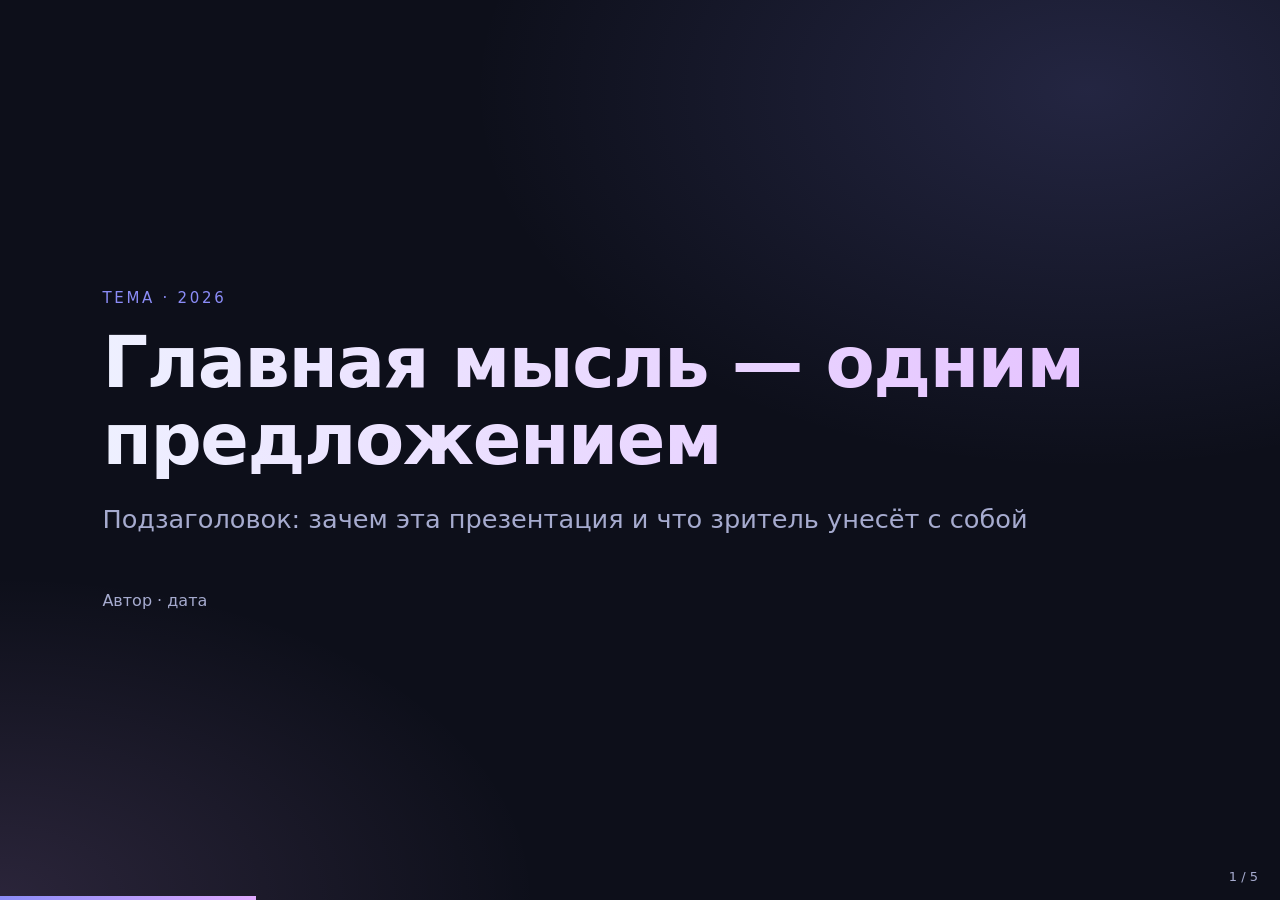
<file: data/skills/slides/deck.html>
<!doctype html><html lang="ru"><head><meta charset="utf-8">
<meta name="viewport" content="width=device-width,initial-scale=1">
<title>Название презентации</title>
<!-- Шаблон навыка slides (SKILL.md рядом): модель копирует файл целиком и меняет только <title> и секции
     <section class="slide …">, классы слайдов описаны в SKILL.md. Файл самодостаточный — без внешних стилей и скриптов.
     @media print (слайд 1280×720 на страницу) нужен для PDF (core/export.py). Проверки: tests/workshop_test.py
     (ищет <section class="slide title">) и tests/export_test.py. -->
<style>
/* тема по умолчанию (theme-dark) — значения :root; theme-light на <body> переопределяет их */
:root{--bg:#0d0f1a;--bg2:#161a2e;--tx:#eef0ff;--mut:#a6abcf;--ac:#8b8cf7;--ac2:#e0aaff;--ok:#4be3a1}
.theme-light{--bg:#f6f7fb;--bg2:#fff;--tx:#151826;--mut:#5b6080;--ac:#5b5cf0;--ac2:#a14fd8}
*{box-sizing:border-box;margin:0;padding:0}
html,body{height:100%;background:var(--bg);color:var(--tx);font:20px/1.5 "Manrope","Segoe UI",system-ui,sans-serif}
.slide{position:absolute;inset:0;display:none;flex-direction:column;justify-content:center;padding:6vh 8vw;
  background:radial-gradient(80% 70% at 85% 10%,color-mix(in srgb,var(--ac) 18%,transparent),transparent 60%),
             radial-gradient(70% 60% at 0% 100%,color-mix(in srgb,var(--ac2) 14%,transparent),transparent 60%),var(--bg)}
.slide.on{display:flex;animation:in .45s ease}
@keyframes in{from{opacity:0;transform:translateY(14px)}to{opacity:1;transform:none}}
h1{font-size:clamp(34px,5.6vw,72px);line-height:1.08;letter-spacing:-.02em;margin:.2em 0 .3em}
h2{font-size:clamp(26px,3.6vw,48px);line-height:1.15;margin-bottom:.7em;letter-spacing:-.01em}
h1,h2{background:linear-gradient(90deg,var(--tx),color-mix(in srgb,var(--ac2) 70%,var(--tx)));-webkit-background-clip:text;background-clip:text;color:transparent}
.kicker{font-size:15px;letter-spacing:.18em;text-transform:uppercase;color:var(--ac)}
.lead{font-size:clamp(18px,2vw,26px);color:var(--mut);max-width:60ch}
.meta{margin-top:2.2em;color:var(--mut);font-size:16px}
ul{list-style:none;display:grid;gap:.55em;font-size:clamp(18px,2.1vw,28px)}
ul li{padding-left:1.2em;position:relative} ul li::before{content:"";position:absolute;left:0;top:.6em;width:.45em;height:.45em;border-radius:50%;background:var(--ac)}
p{font-size:clamp(17px,1.9vw,25px);color:color-mix(in srgb,var(--tx) 88%,var(--mut));max-width:65ch;margin-bottom:.6em}
.cols{display:grid;grid-template-columns:1fr 1fr;gap:5vw;align-items:start}
.big .num{font-size:clamp(70px,13vw,190px);font-weight:800;line-height:1;background:linear-gradient(90deg,var(--ac),var(--ac2));-webkit-background-clip:text;background-clip:text;color:transparent}
.quote blockquote{font-size:clamp(26px,3.4vw,46px);line-height:1.3;max-width:28ch}
.quote blockquote::before{content:"«"}.quote blockquote::after{content:"»"}
.quote .who{margin-top:1em;color:var(--mut)}
.grid{display:grid;grid-template-columns:repeat(auto-fit,minmax(220px,1fr));gap:2vw}
.card{background:color-mix(in srgb,var(--bg2) 85%,transparent);border:1px solid color-mix(in srgb,var(--tx) 10%,transparent);border-radius:20px;padding:1.4em}
.card b{display:block;font-size:22px;margin-bottom:.4em}.card p{font-size:17px}
.ico{font-size:44px;margin-bottom:.3em}
table{border-collapse:collapse;font-size:clamp(15px,1.6vw,22px)}th,td{padding:.5em .9em;border-bottom:1px solid color-mix(in srgb,var(--tx) 14%,transparent);text-align:left}
th{color:var(--mut);font-weight:600}
.src{position:absolute;left:8vw;bottom:4vh;font-size:13px;color:var(--mut)}
.end{align-items:center;text-align:center}
#bar{position:fixed;left:0;bottom:0;height:4px;background:linear-gradient(90deg,var(--ac),var(--ac2));transition:width .3s;z-index:5}
#num{position:fixed;right:22px;bottom:14px;font-size:13px;color:var(--mut);z-index:5}
@media print{@page{size:1280px 720px;margin:0}html,body{height:auto}
  .slide{display:flex!important;position:relative;width:1280px;height:720px;page-break-after:always;animation:none}#bar,#num{display:none}}
</style></head>
<body class="theme-dark">

<section class="slide title">
  <div class="kicker">Тема · 2026</div>
  <h1>Главная мысль — одним предложением</h1>
  <p class="lead">Подзаголовок: зачем эта презентация и что зритель унесёт с собой</p>
  <div class="meta">Автор · дата</div>
</section>

<section class="slide">
  <h2>Заголовок-вывод слайда</h2>
  <ul><li>Первый пункт — коротко</li><li>Второй пункт — с цифрой: 30%</li><li>Третий пункт</li></ul>
  <div class="src">Источник: …</div>
</section>

<section class="slide big"><div class="num">×3</div><p>Одна большая цифра и её смысл</p></section>

<section class="slide cards">
  <h2>Три идеи</h2>
  <div class="grid"><div class="card"><div class="ico">⚡</div><b>Быстро</b><p>Пояснение</p></div>
  <div class="card"><div class="ico">🎯</div><b>Точно</b><p>Пояснение</p></div>
  <div class="card"><div class="ico">💡</div><b>Просто</b><p>Пояснение</p></div></div>
</section>

<section class="slide end"><h1>Спасибо!</h1><p class="lead">Вопросы · контакты</p></section>

<div id="bar"></div><div id="num"></div>
<script>
// номер слайда — в адресе (#3): обновление страницы не сбрасывает показ. Клик в левой трети — назад, правее — вперёд.
const S=[...document.querySelectorAll('.slide')];let i=Math.max(0,Math.min(S.length-1,(+location.hash.slice(1)||1)-1));
function go(n){i=Math.max(0,Math.min(S.length-1,n));S.forEach((s,k)=>s.classList.toggle('on',k===i));
  document.getElementById('bar').style.width=((i+1)/S.length*100)+'%';document.getElementById('num').textContent=(i+1)+' / '+S.length;history.replaceState(null,'','#'+(i+1));}
addEventListener('keydown',e=>{if(['ArrowRight','PageDown',' ','Enter'].includes(e.key)){e.preventDefault();go(i+1)}
  if(['ArrowLeft','PageUp','Backspace'].includes(e.key)){e.preventDefault();go(i-1)}if(e.key==='Home')go(0);if(e.key==='End')go(S.length-1);
  if(e.key==='f'||e.key==='F')(document.fullscreenElement?document.exitFullscreen():document.documentElement.requestFullscreen()).catch(()=>{})});
addEventListener('click',e=>{if(e.target.closest('a'))return;go(e.clientX>innerWidth/3?i+1:i-1)});
let tx=0;addEventListener('touchstart',e=>tx=e.touches[0].clientX);addEventListener('touchend',e=>{const d=e.changedTouches[0].clientX-tx;if(Math.abs(d)>40)go(d<0?i+1:i-1)});
go(i);
</script></body></html>
</file>
<file: ui/assets/fonts.css>
/* Шрифты страниц компьютера — свои, а не с fonts.googleapis.com: внешняя таблица стилей задерживала показ окна
   (чёрное окно до минуты при медленной сети или прокси). Fontsource, SIL OFL 1.1 — файлы OFL-*.txt рядом. */
@font-face { font-family: "Manrope"; font-style: normal; font-display: swap; font-weight: 200 800; src: url(fonts/manrope-cyrillic-wght-normal.woff2) format("woff2"); unicode-range: U+0301,U+0400-045F,U+0490-0491,U+04B0-04B1,U+2116; }
@font-face { font-family: "Manrope"; font-style: normal; font-display: swap; font-weight: 200 800; src: url(fonts/manrope-latin-ext-wght-normal.woff2) format("woff2"); unicode-range: U+0100-02BA,U+02BD-02C5,U+02C7-02CC,U+02CE-02D7,U+02DD-02FF,U+0304,U+0308,U+0329,U+1D00-1DBF,U+1E00-1E9F,U+1EF2-1EFF,U+2020,U+20A0-20AB,U+20AD-20C0,U+2113,U+2C60-2C7F,U+A720-A7FF; }
@font-face { font-family: "Manrope"; font-style: normal; font-display: swap; font-weight: 200 800; src: url(fonts/manrope-latin-wght-normal.woff2) format("woff2"); unicode-range: U+0000-00FF,U+0131,U+0152-0153,U+02BB-02BC,U+02C6,U+02DA,U+02DC,U+0304,U+0308,U+0329,U+2000-206F,U+20AC,U+2122,U+2191,U+2193,U+2212,U+2215,U+FEFF,U+FFFD; }
@font-face { font-family: "Unbounded"; font-style: normal; font-display: swap; font-weight: 200 900; src: url(fonts/unbounded-cyrillic-wght-normal.woff2) format("woff2"); unicode-range: U+0301,U+0400-045F,U+0490-0491,U+04B0-04B1,U+2116; }
@font-face { font-family: "Unbounded"; font-style: normal; font-display: swap; font-weight: 200 900; src: url(fonts/unbounded-latin-ext-wght-normal.woff2) format("woff2"); unicode-range: U+0100-02BA,U+02BD-02C5,U+02C7-02CC,U+02CE-02D7,U+02DD-02FF,U+0304,U+0308,U+0329,U+1D00-1DBF,U+1E00-1E9F,U+1EF2-1EFF,U+2020,U+20A0-20AB,U+20AD-20C0,U+2113,U+2C60-2C7F,U+A720-A7FF; }
@font-face { font-family: "Unbounded"; font-style: normal; font-display: swap; font-weight: 200 900; src: url(fonts/unbounded-latin-wght-normal.woff2) format("woff2"); unicode-range: U+0000-00FF,U+0131,U+0152-0153,U+02BB-02BC,U+02C6,U+02DA,U+02DC,U+0304,U+0308,U+0329,U+2000-206F,U+20AC,U+2122,U+2191,U+2193,U+2212,U+2215,U+FEFF,U+FFFD; }
@font-face { font-family: "Lora"; font-style: normal; font-display: swap; font-weight: 400 700; src: url(fonts/lora-cyrillic-wght-normal.woff2) format("woff2"); unicode-range: U+0301,U+0400-045F,U+0490-0491,U+04B0-04B1,U+2116; }
@font-face { font-family: "Lora"; font-style: normal; font-display: swap; font-weight: 400 700; src: url(fonts/lora-latin-ext-wght-normal.woff2) format("woff2"); unicode-range: U+0100-02BA,U+02BD-02C5,U+02C7-02CC,U+02CE-02D7,U+02DD-02FF,U+0304,U+0308,U+0329,U+1D00-1DBF,U+1E00-1E9F,U+1EF2-1EFF,U+2020,U+20A0-20AB,U+20AD-20C0,U+2113,U+2C60-2C7F,U+A720-A7FF; }
@font-face { font-family: "Lora"; font-style: normal; font-display: swap; font-weight: 400 700; src: url(fonts/lora-latin-wght-normal.woff2) format("woff2"); unicode-range: U+0000-00FF,U+0131,U+0152-0153,U+02BB-02BC,U+02C6,U+02DA,U+02DC,U+0304,U+0308,U+0329,U+2000-206F,U+20AC,U+2122,U+2191,U+2193,U+2212,U+2215,U+FEFF,U+FFFD; }
@font-face { font-family: "Lora"; font-style: italic; font-display: swap; font-weight: 400 700; src: url(fonts/lora-cyrillic-wght-italic.woff2) format("woff2"); unicode-range: U+0301,U+0400-045F,U+0490-0491,U+04B0-04B1,U+2116; }
@font-face { font-family: "Lora"; font-style: italic; font-display: swap; font-weight: 400 700; src: url(fonts/lora-latin-ext-wght-italic.woff2) format("woff2"); unicode-range: U+0100-02BA,U+02BD-02C5,U+02C7-02CC,U+02CE-02D7,U+02DD-02FF,U+0304,U+0308,U+0329,U+1D00-1DBF,U+1E00-1E9F,U+1EF2-1EFF,U+2020,U+20A0-20AB,U+20AD-20C0,U+2113,U+2C60-2C7F,U+A720-A7FF; }
@font-face { font-family: "Lora"; font-style: italic; font-display: swap; font-weight: 400 700; src: url(fonts/lora-latin-wght-italic.woff2) format("woff2"); unicode-range: U+0000-00FF,U+0131,U+0152-0153,U+02BB-02BC,U+02C6,U+02DA,U+02DC,U+0304,U+0308,U+0329,U+2000-206F,U+20AC,U+2122,U+2191,U+2193,U+2212,U+2215,U+FEFF,U+FFFD; }
</file>
<file: ui/assets/skins.css>
/* Темы оформления Dewiar — общие для виджета (ui/hud.html), студии (образцы в «Оформлении») и телефона.
   Класс .skin-<id> задаёт переменные: --skin-bg — фон (значение для свойства background), --glass и --glass-shadow —
   стеклянные блоки, --muted — второстепенный текст (на светлых темах — плотнее). Список, названия и группы —
   assets/skins.js. Текстура — зерно матового стекла (skins/grain.webp; url() — прямыми правилами: относительный url в var() считается от страницы, а не от этого файла; #card — карточка виджета
   (прямо в body; у телефона #card — другой блок внутри сцены), #scene — фон телефона) — картинки skins/*.webp из tools/skin_textures.py. */

.skin-calm {
  --skin-bg: radial-gradient(130% 90% at 15% 95%, rgba(120,119,198,.26) 0%, transparent 60%),
             radial-gradient(120% 80% at 90% 5%, rgba(193,235,255,.2) 0%, transparent 60%),
             linear-gradient(160deg, #11121a 0%, #1b1d30 45%, #262038 75%, #33203a 100%);
}
.skin-brand {
  --skin-bg: radial-gradient(circle at 20% 80%, rgba(120,119,198,.3) 0%, transparent 50%),
             radial-gradient(circle at 80% 20%, rgba(255,119,198,.3) 0%, transparent 50%),
             radial-gradient(circle at 40% 40%, rgba(120,219,255,.2) 0%, transparent 50%),
             linear-gradient(135deg, #0a0a0f 0%, #1a1a2e 50%, #16213e 100%);
}
.skin-graphite {
  --skin-bg: radial-gradient(circle at 50% 0%, rgba(255,255,255,.07) 0%, transparent 60%),
             linear-gradient(180deg, #16161a 0%, #0d0d10 60%, #09090b 100%);
}
.skin-neon {
  --skin-bg: radial-gradient(circle at 50% 30%, color-mix(in srgb, var(--persona, var(--pc, #8A9BFF)) 14%, transparent) 0%, transparent 58%),
             linear-gradient(180deg, #151519 0%, #0b0b0e 55%, #09090b 100%);
}

/* металл — светлые: стекло плотнее, тень мягче, подписи ярче */
.skin-steel {
  --skin-bg: radial-gradient(circle at 80% 20%, rgb(167 172 187) 0%, #4a5167 93%);
}
.skin-platinum {
  --skin-bg: radial-gradient(circle at 100% 30%, #ffffff -14%, #000000 115%);
}
.skin-steel, .skin-platinum { --glass: rgb(255 255 255 / 9%); --glass-shadow: 0 0 20px rgba(0,0,0,.18); --muted: rgba(255,255,255,.78); }


/* атмосфера */
.skin-nebula {
  --skin-bg: radial-gradient(1.2px 1.2px at 30px 40px, rgba(255,255,255,.8), transparent) 0 0 / 170px 170px,
             radial-gradient(1px 1px at 120px 90px, rgba(255,255,255,.55), transparent) 0 0 / 170px 170px,
             radial-gradient(1px 1px at 80px 150px, rgba(200,220,255,.6), transparent) 0 0 / 230px 230px,
             radial-gradient(70% 45% at 75% 25%, rgba(150,90,220,.32) 0%, transparent 70%),
             radial-gradient(60% 45% at 20% 75%, rgba(40,160,200,.26) 0%, transparent 70%),
             linear-gradient(160deg, #07070d 0%, #0d0b1a 55%, #06060b 100%);
}
.skin-aurora {
  --skin-bg: radial-gradient(60% 28% at 30% 20%, rgba(80,240,180,.32) 0%, transparent 70%),
             radial-gradient(50% 24% at 70% 32%, rgba(60,200,230,.26) 0%, transparent 70%),
             radial-gradient(55% 30% at 55% 12%, rgba(170,110,255,.22) 0%, transparent 70%),
             linear-gradient(180deg, #071420 0%, #06101a 55%, #04090f 100%);
}
.skin-ocean {
  --skin-bg: radial-gradient(90% 50% at 50% 0%, rgba(120,220,255,.2) 0%, transparent 65%),
             linear-gradient(180deg, #0c2f40 0%, #082233 45%, #05141f 100%);
}

/* стекло: окно непрозрачное, поэтому «запотевшее стекло» — размытые цветные поля, светлая дымка и мелкое зерно */
html body.skin-frost > #card, html body.skin-frost #scene, .lk-prev.skin-frost {
  background: url("skins/grain.webp") 0 0 / 160px 160px repeat,
              linear-gradient(rgba(255,255,255,.12), rgba(255,255,255,.07)),
              radial-gradient(65% 48% at 18% 20%, rgba(130,175,255,.75) 0%, transparent 72%),
              radial-gradient(60% 48% at 88% 70%, rgba(255,150,195,.55) 0%, transparent 72%),
              radial-gradient(55% 42% at 78% 10%, rgba(140,245,215,.42) 0%, transparent 72%),
              linear-gradient(165deg, #2b3448 0%, #252b3d 55%, #1d2232 100%);
}
.skin-frost, .skin-fog { --glass: rgb(255 255 255 / 11%); --glass-shadow: 0 0 20px rgba(0,0,0,.2); --muted: rgba(255,255,255,.78); }
html body.skin-fog > #card, html body.skin-fog #scene, .lk-prev.skin-fog {
  background: url("skins/grain.webp") 0 0 / 160px 160px repeat,
              radial-gradient(120% 30% at 50% 92%, rgba(255,255,255,.2) 0%, transparent 70%),
              radial-gradient(110% 26% at 25% 62%, rgba(255,255,255,.1) 0%, transparent 70%),
              radial-gradient(90% 22% at 80% 40%, rgba(230,240,255,.08) 0%, transparent 70%),
              linear-gradient(180deg, #2a3140 0%, #3a4456 55%, #4b5568 100%);
}
.skin-dusk {
  --skin-bg: radial-gradient(70% 55% at 12% 12%, rgba(110,150,255,.7) 0%, transparent 70%),
             radial-gradient(65% 55% at 92% 38%, rgba(255,165,140,.42) 0%, transparent 70%),
             radial-gradient(90% 70% at 50% 105%, rgba(28,36,88,1) 0%, transparent 75%),
             linear-gradient(180deg, rgba(0,0,0,.12), rgba(0,0,0,.28)), #1b2245;
}

/* светлые: тёмный текст (--ink), стекло и тени — свои */
.skin-glass {
  --skin-bg: radial-gradient(60% 45% at 12% 8%, rgba(255,170,195,.95) 0%, transparent 70%),
             radial-gradient(55% 45% at 92% 18%, rgba(205,170,255,.9) 0%, transparent 70%),
             radial-gradient(75% 55% at 50% 105%, rgba(255,200,170,.9) 0%, transparent 75%),
             linear-gradient(160deg, #ffd3df 0%, #f1d6ff 50%, #ffe2d3 100%);
  --glass: rgba(255,255,255,.42); --glass-shadow: inset 0 1px 0 rgba(255,255,255,.75), 0 10px 30px rgba(120,60,140,.16);
  --ink: #2b2540; --muted: rgba(43,37,64,.62);
}
.skin-snow {
  --skin-bg: radial-gradient(120% 60% at 50% 0%, #ffffff 0%, transparent 70%), linear-gradient(180deg, #f8f9fb 0%, #eceff4 100%);
  --glass: #ffffff; --glass-shadow: 0 8px 24px rgba(20,30,60,.08), 0 1px 3px rgba(20,30,60,.07);
  --ink: #1d2230; --muted: rgba(29,34,48,.58);
}
/* неоморфизм: фон и блоки — один материал, форма — от двух теней (светлой сверху-слева и тёмной снизу-справа) */
.skin-neu {
  --skin-bg: #e4e9f0; --glass: #e4e9f0; --neu-dark: #c2c9d4; --neu-light: #ffffff;
  --glass-shadow: 7px 7px 16px var(--neu-dark), -7px -7px 16px var(--neu-light);
  --ink: #2a3140; --muted: rgba(42,49,64,.6);
}
.skin-neudark {
  --skin-bg: #262a31; --glass: #262a31; --neu-dark: #191c21; --neu-light: #333943;
  --glass-shadow: 7px 7px 16px var(--neu-dark), -7px -7px 16px var(--neu-light);
}
.skin-neusky {
  --skin-bg: #dbe5f1; --glass: #dbe5f1; --neu-dark: #b8c5d6; --neu-light: #f7fbff;
  --glass-shadow: 7px 7px 16px var(--neu-dark), -7px -7px 16px var(--neu-light);
  --ink: #24324a; --muted: rgba(36,50,74,.6);
}
/* «Небесный вечер» — тёмная пара «Небесного» (20.10): тот же оттенок неба, только сумерки — дымчатый сине-серый,
   свет по краю чуть холоднее, чем у «Графитового», и без глубокой синевы «Ночного» */
.skin-neudusk {
  --skin-bg: #232a35; --glass: #232a35; --neu-dark: #171c24; --neu-light: #2f3846;
  --glass-shadow: 7px 7px 16px var(--neu-dark), -7px -7px 16px var(--neu-light);
  --ink: #e6edf7; --muted: rgba(230,237,247,.62);
}
.skin-neumint {
  --skin-bg: #dde9e5; --glass: #dde9e5; --neu-dark: #bccdc7; --neu-light: #fafffd;
  --glass-shadow: 7px 7px 16px var(--neu-dark), -7px -7px 16px var(--neu-light);
  --ink: #233b35; --muted: rgba(35,59,53,.6);
}
.skin-neunavy {
  --skin-bg: #1e2638; --glass: #1e2638; --neu-dark: #141a27; --neu-light: #2a344b;
  --glass-shadow: 7px 7px 16px var(--neu-dark), -7px -7px 16px var(--neu-light);
}

/* «Вижн»: панель из тёплого серого стекла, сквозь которое угадывается комната — свет окна, дерево, голубая стена;
   блоки внутри — светлее, с бликом по верхней кромке */
html body.skin-vision > #card, html body.skin-vision #scene, .lk-prev.skin-vision {
  background: url("skins/grain.webp") 0 0 / 160px 160px repeat,
              linear-gradient(rgba(118,116,114,.42), rgba(96,94,92,.48)),
              radial-gradient(55% 40% at 18% 12%, rgba(255,244,226,.85) 0%, transparent 70%),
              radial-gradient(50% 45% at 88% 88%, rgba(160,112,78,.75) 0%, transparent 72%),
              radial-gradient(45% 40% at 85% 22%, rgba(170,192,214,.6) 0%, transparent 70%),
              radial-gradient(60% 40% at 25% 85%, rgba(90,110,80,.45) 0%, transparent 72%),
              linear-gradient(160deg, #a49d94 0%, #7d776f 55%, #5c5650 100%);
}
.skin-vision { --glass: rgba(255,255,255,.14); --glass-shadow: inset 0 1px 0 rgba(255,255,255,.28), 0 10px 26px rgba(0,0,0,.18);
  --muted: rgba(255,255,255,.75); }
</file>
<file: ui/studio/studio.css>
/* Оформление студии (окна настроек): разметка — ui/settings.html, код — ui/studio/*.js.
   Порядок: переменные и фон-сцена, меню слева, разделы (Dewiar.pro, файлы, дневник, задачи, память, персонажи),
   поля и кнопки, напоминания, подключения, подсказки «?» (тексты — ui/assets/help.js), календарь и деньги,
   окна обновления и приветствия, своя рамка окна на Linux.
   Многие классы ставит код студии (cur, on, open, done…) — прежде чем переименовать, ищите их в ui/studio/*.js.
   Только тёмная тема (color-scheme: dark). */
:root { --accent: #8B8CF7; --brand: linear-gradient(135deg, #667eea 0%, #764ba2 100%); --bg: #0a0a0f; --glass2: rgba(255,255,255,.06);
  /* «Матовое стекло»: панели рисуют под собой ту же сцену (fixed — совпадает с фоном окна) плюс белую дымку.
     Выглядит как размытие, но работает везде: в Linux отрисовка программная и backdrop-filter там не размывает.
     Сцена гладкая, поэтому настоящее размытие выглядело бы так же. */
  --scene: radial-gradient(circle at 20% 80%, rgba(120, 119, 198, 0.3) 0%, transparent 50%) fixed, radial-gradient(circle at 80% 20%, rgba(255, 119, 198, 0.3) 0%, transparent 50%) fixed, radial-gradient(circle at 40% 40%, rgba(120, 219, 255, 0.2) 0%, transparent 50%) fixed, linear-gradient(135deg, #0a0a0f 0%, #1a1a2e 50%, #16213e 100%) fixed;
  --glass: linear-gradient(rgba(255,255,255,.075), rgba(255,255,255,.075)), var(--scene);
  --frost: linear-gradient(rgba(255,255,255,.05), rgba(255,255,255,.05)), var(--scene);
  --frost-hi: linear-gradient(rgba(255,255,255,.12), rgba(255,255,255,.12)), var(--scene);
  --frost-on: linear-gradient(rgba(255,255,255,.1), rgba(255,255,255,.1)), var(--scene); --panel: rgba(255,255,255,.06); --panel2: rgba(255,255,255,.1); --ink: #F4F4F6; --muted: rgba(255,255,255,.64); --dim: rgba(255,255,255,.44); --line: rgba(255,255,255,.06); --field: rgba(0,0,0,.26); --bad: #FF6B8A; --good: #4BE3A1; }
* { box-sizing: border-box; margin: 0; padding: 0; }
html, body { height: 100%; }
/* фирменный фон Dewiar (--scene): три цветных сияния на глубоком сине-фиолетовом */
body { font: 14.5px/1.55 "Manrope", "Ubuntu", "Noto Sans", sans-serif; color: var(--ink); display: grid; grid-template-columns: 240px 1fr; overflow: hidden;
  background-color: #0a0a0f;
  background: var(--scene); }
.glass { background: var(--glass); -webkit-backdrop-filter: blur(10px); backdrop-filter: blur(10px); }
h1, h2, h3 { font-family: "Unbounded", "Ubuntu", sans-serif; font-weight: 600; letter-spacing: .01em; }
h1 { font-size: 22px; margin-bottom: 6px; }
h2 { font-size: 15px; margin: 28px 0 12px; }
.lead { color: var(--muted); max-width: 62ch; margin-bottom: 22px; }
button, input, select, textarea { font: inherit; color: inherit; }
a { color: var(--accent); }

nav { position: relative; z-index: 1; padding: 22px 14px; overflow-y: auto; scrollbar-width: none; display: flex; flex-direction: column; gap: 3px; background: var(--frost); box-shadow: 10px 0 30px rgb(0 0 0 / 20%); -webkit-backdrop-filter: blur(10px); backdrop-filter: blur(10px); }
.brand { display: flex; align-items: center; gap: 10px; padding: 0 8px 18px; }
.brand canvas { width: 46px; height: 46px; }
.brand b { font-family: "Unbounded", sans-serif; font-size: 15px; display: block; background: linear-gradient(90deg, #A5B4FC, #E0AAFF); -webkit-background-clip: text; background-clip: text; color: transparent; }
.brand span { font-size: 12px; color: var(--muted); }
nav button { text-align: left; border: 0; background: none; padding: 10px 14px; border-radius: 12px; color: var(--muted); cursor: pointer; display: flex; gap: 10px; align-items: center; }
nav button:hover { color: var(--ink); background: rgba(255,255,255,.07); }
nav button.cur { color: #fff; background: var(--brand); box-shadow: 0 6px 22px -8px rgba(118,75,162,.8); font-weight: 600; }
nav .grow { flex: 1; }
nav button.sub { display: none; }
.stabs { display: inline-flex; gap: 2px; padding: 3px; border-radius: 14px; background: rgba(255,255,255,.06); margin: 0 0 18px; flex-wrap: wrap; }
.stabs button { border: 0; background: none; color: var(--muted); font: 600 13.5px "Manrope", sans-serif; padding: 8px 16px; border-radius: 11px; cursor: pointer; display: flex; gap: 7px; align-items: center; }
.stabs button:hover { color: var(--ink); background: rgba(255,255,255,.06); }
.stabs button.on { color: #fff; background: var(--brand); box-shadow: 0 6px 20px -8px rgba(118,75,162,.8); }
.stabs button svg { width: 16px; height: 16px; fill: none; stroke: currentColor; stroke-width: 1.8; stroke-linecap: round; stroke-linejoin: round; }
.soulbar { display: flex; gap: 10px; align-items: center; flex-wrap: wrap; margin: 0 0 16px; }
.soulbar .chips { display: flex; gap: 6px; flex-wrap: wrap; flex: 1; }
.soulbar .chip.on { background: var(--brand); color: #fff; }
.soulpage > h2 { font: 600 13px "Manrope", sans-serif; letter-spacing: .08em; text-transform: uppercase; color: #c9b8ff; margin: 26px auto 8px; max-width: 680px; }
.soulpage .upd { text-align: center; color: var(--muted); font: italic 13px "Lora", Georgia, serif; margin-top: -14px; margin-bottom: 18px; }
.soulpage textarea, .constpage textarea { width: 100%; min-height: 380px; font: 15px/1.7 "Lora", Georgia, serif; background: rgba(255,255,255,.05); color: var(--ink); border: 0; outline: none; box-shadow: 0 10px 30px rgb(0 0 0 / 20%); border-radius: 14px; padding: 18px 20px; resize: vertical; }
.constpage .dentry ol { padding-left: 22px; }
.constpage .dentry li { margin-bottom: 10px; }
nav .ng { font-size: 10.5px; font-weight: 600; letter-spacing: .14em; text-transform: uppercase; color: var(--dim); opacity: .75; padding: 14px 14px 4px; }
@media (max-height: 820px) { nav .ng { padding: 9px 14px 2px; } }
nav::-webkit-scrollbar { display: none; }
@media (max-height: 820px) { nav { padding-top: 16px; gap: 1px; } nav button { padding-block: 8px; } .brand { padding-bottom: 12px; } }
@media (max-height: 760px) { nav { padding-top: 10px; } nav button { padding-block: 6px; } nav .ng { padding: 6px 14px 1px; font-size: 10px; } .brand { padding-bottom: 6px; } }
nav .conn { font-size: 12px; color: var(--dim); padding: 8px 12px; }
nav .conn i { display: inline-block; width: 7px; height: 7px; border-radius: 50%; background: var(--bad); margin-right: 6px; }
nav .conn.ok i { background: var(--good); }

main { position: relative; z-index: 1; overflow-y: auto; padding: 34px 44px 80px; }
section { display: none; max-width: 1040px; }
section.cur { display: block; }
section.wide { max-width: none; }                 /* календарь, задачи, папка, память — во всю ширину окна */
/* Dewiar.pro: всё о сервисе на одной странице */
nav .ndot { display: none; width: 7px; height: 7px; border-radius: 50%; background: #FFB86B; margin-left: auto; box-shadow: 0 0 10px #FFB86B; }
nav .ndot.on { display: inline-block; }
.dw-top { display: flex; align-items: center; gap: 14px; flex-wrap: wrap; margin: 4px 0 18px; }
.dw-sum { font-size: 13.5px; color: var(--muted); }
.dw-weak { border-radius: 20px; padding: 18px 22px; margin-bottom: 18px; background: linear-gradient(120deg, rgba(255,184,107,.2), rgba(255,107,138,.14)); }
.dw-weak b { font-size: 15.5px; display: block; margin-bottom: 6px; }
.dw-weak p { font-size: 13.5px; color: rgba(255,255,255,.82); line-height: 1.55; }
.dw-weak ol { margin: 10px 0 0 20px; font-size: 13.5px; line-height: 1.7; color: rgba(255,255,255,.88); }
.dw-grid { display: grid; grid-template-columns: repeat(auto-fill, minmax(360px, 1fr)); gap: 14px; align-items: start; }
.dwc { background: var(--glass); -webkit-backdrop-filter: blur(10px); backdrop-filter: blur(10px); border-radius: 20px; padding: 18px 20px; }
.dwc.hero { background: linear-gradient(135deg, rgba(102,126,234,.22), rgba(118,75,162,.22)); }
.dwc .dh { display: flex; align-items: center; gap: 12px; margin-bottom: 10px; }
.dwc .dh svg { width: 22px; height: 22px; flex: none; fill: none; stroke: currentColor; stroke-width: 1.7; stroke-linecap: round; stroke-linejoin: round; opacity: .9; }
.dwc .dh h3 { font-size: 15.5px; flex: 1; margin: 0; }
.dws { font-size: 11.5px; padding: 3px 10px; border-radius: 999px; background: rgba(255,255,255,.08); color: var(--muted); white-space: nowrap; }
.dws.ok { background: rgba(75,227,161,.16); color: #9FF5CF; } .dws.warn { background: rgba(255,184,107,.18); color: #FFD3A3; }
.dws.bad { background: rgba(255,107,138,.18); color: #FFB3C4; } .dws.run { background: rgba(139,140,247,.2); color: #DCDCFF; }
.dwc p.hint { margin-bottom: 10px; }
.dwc .switch:last-child { border-bottom: 0; }
.dw-bar { height: 8px; border-radius: 6px; background: rgba(255,255,255,.08); overflow: hidden; margin: 8px 0 6px; }
.dw-bar i { display: block; height: 100%; border-radius: 6px; background: linear-gradient(90deg, #667eea, #B07CF4, #4BE3A1); }
.dw-big { font: 600 26px/1 "Unbounded", sans-serif; }
.dw-kv { display: grid; grid-template-columns: auto 1fr; gap: 6px 14px; font-size: 13.5px; margin-bottom: 10px; }
.dw-kv span { color: var(--muted); }
.dw-steps { margin: 0 0 10px 20px; font-size: 13.5px; line-height: 1.65; color: rgba(255,255,255,.86); }
.dw-path { font: 12.5px/1.4 ui-monospace, monospace; background: var(--field); border-radius: 10px; padding: 8px 10px; word-break: break-all; margin: 6px 0 10px; }
.dw-qr { width: 128px; height: 128px; border-radius: 14px; overflow: hidden; background: #fff; flex: none; }
.dw-qr svg { width: 100%; height: 100%; display: block; }
/* «Компьютер, сеть, антивирус и обновления» — свёрнуто: нужно, только когда что-то не так */
.dw-more { margin-top: 22px; }
.dw-more > summary { list-style: none; display: flex; align-items: center; gap: 14px; cursor: pointer; padding: 14px 18px; border-radius: 18px; background: rgba(255,255,255,.04); }
.dw-more > summary::-webkit-details-marker { display: none; }
.dw-more > summary:hover { background: rgba(255,255,255,.07); }
.dw-more > summary:focus-visible { outline: 2px solid rgba(139,140,247,.8); outline-offset: 2px; }
.dw-more > summary svg { width: 18px; height: 18px; flex: none; fill: none; stroke: currentColor; stroke-width: 2; stroke-linecap: round; stroke-linejoin: round; transition: transform .2s; opacity: .8; }
.dw-more[open] > summary svg { transform: rotate(90deg); }
.dw-more > summary > span { flex: 1; display: flex; flex-direction: column; gap: 3px; }
.dw-more > summary b { font-size: 14.5px; font-weight: 600; }
.dw-more > summary em { font-style: normal; font-size: 12.5px; color: var(--muted); }
.dw-more-sum { font-style: normal; display: flex; gap: 6px; flex-wrap: wrap; justify-content: flex-end; }
.dw-more[open] .dw-more-sum { display: none; }
.dw-more > .dw-grid { margin-top: 14px; }
.acc-go-dw { display: flex; align-items: center; gap: 14px; flex-wrap: wrap; }
@media (prefers-reduced-motion: reduce) { .dw-more > summary svg { transition: none; } }
section.wide > .lead { max-width: 860px; }
.fpath { flex: 1; min-width: 200px; font-size: 13px; color: var(--muted); font-family: ui-monospace, "Ubuntu Mono", monospace; }
.fbox { display: grid; grid-template-columns: minmax(230px, 300px) minmax(0, 1fr); gap: 16px; align-items: start; }
.fbox > * { min-width: 0; }
/* дневник: читать как книгу */
.dtop { display: flex; gap: 16px; align-items: stretch; margin-bottom: 16px; flex-wrap: wrap; }
.dins { flex: 1 1 420px; min-width: 0; border-radius: 20px; padding: 18px 22px; background: radial-gradient(120% 140% at 0% 0%, rgba(183,156,255,.20), transparent 60%), rgba(255,255,255,.045); }
.dins:empty { display: none; }
.dins h3 { margin: 0 0 10px; font: 600 14px "Manrope", sans-serif; color: #d9ccff; }
.dins ul { margin: 0; padding: 0; list-style: none; display: flex; flex-direction: column; gap: 7px; }
.dins li { position: relative; padding-left: 18px; font-size: 14px; line-height: 1.5; color: #ECEAF6; }
.dins li::before { content: ""; position: absolute; left: 2px; top: .62em; width: 6px; height: 6px; border-radius: 50%; background: #b79cff; box-shadow: 0 0 8px rgba(183,156,255,.7); }
.dctl { display: flex; flex-direction: column; gap: 10px; justify-content: center; flex: 0 1 330px; }
.switch.slim { padding: 8px 4px; border: 0; }
.dbox { display: grid; grid-template-columns: minmax(220px, 290px) minmax(0, 1fr); gap: 16px; align-items: start; }
.dbox > * { min-width: 0; }
.ddays { background: var(--glass); -webkit-backdrop-filter: blur(10px); backdrop-filter: blur(10px); border-radius: 18px; padding: 8px; max-height: calc(100vh - 150px); overflow: auto; }
.dday { padding: 12px 12px 12px 14px; border-radius: 14px; cursor: pointer; display: grid; grid-template-columns: 44px 1fr; gap: 2px 10px; position: relative; transition: background .15s; }
.dday:hover { background: rgba(255,255,255,.05); }
.dday.cur { background: rgba(255,255,255,.09); }
.dday.cur::before { content: ""; position: absolute; left: 4px; top: 14px; bottom: 14px; width: 3px; border-radius: 3px; background: #b79cff; }
.dday .dn { grid-row: span 3; text-align: center; font: 600 22px/1 "Unbounded", sans-serif; padding-top: 3px; }
.dday .dn small { display: block; font: 500 10.5px "Manrope", sans-serif; color: var(--muted); margin-top: 5px; text-transform: uppercase; }
.dday b { font-size: 14px; line-height: 1.3; }
.dday .dm { font-size: 11.5px; color: var(--muted); }
.dday .dp { font: 12.5px/1.45 "Manrope", sans-serif; color: var(--muted); display: -webkit-box; -webkit-line-clamp: 2; -webkit-box-orient: vertical; overflow: hidden; margin-top: 2px; }
.dpage { border-radius: 22px; padding: 40px clamp(22px, 5vw, 64px) 46px; min-height: 420px; position: relative;
  background: linear-gradient(180deg, rgba(255,250,240,.085), rgba(255,250,240,.045)), var(--scene); -webkit-backdrop-filter: blur(10px); backdrop-filter: blur(10px);
  box-shadow: 0 30px 60px -30px rgba(0,0,0,.6), inset 0 1px 0 rgba(255,255,255,.08); }
.dpage .dhead { text-align: center; margin-bottom: 28px; }
.dpage .dhead .wd { font-size: 12px; letter-spacing: .18em; text-transform: uppercase; color: var(--muted); }
.dpage .dhead h2 { font: 400 34px/1.2 "Lora", Georgia, serif; margin: 6px 0 0; }
.dpage .dhead .orn { color: #b79cff; opacity: .7; margin-top: 10px; letter-spacing: .5em; }
.dentry { max-width: 660px; margin: 0 auto 28px; font: 16.5px/1.8 "Lora", Georgia, serif; color: #ECEAF6; }
.dentry .dt { display: inline-block; font: 600 11.5px "Manrope", sans-serif; color: var(--muted); letter-spacing: .03em; margin-bottom: 8px;
  padding: 3px 10px; border-radius: 999px; background: rgba(255,255,255,.06); }
.dentry p { margin: 0 0 12px; }
.dentry.night { padding: 30px 34px 26px; border-radius: 22px; background: radial-gradient(110% 90% at 100% 0%, rgba(183,156,255,.16), transparent 55%), rgba(18,16,40,.42);
  box-shadow: 0 24px 50px -30px rgba(0,0,0,.7); }
.dentry.night .dt { color: #d9ccff; background: rgba(183,156,255,.14); }
.dentry.night h3 { font: 500 26px/1.3 "Lora", Georgia, serif; margin: 4px 0 16px; letter-spacing: -.005em; }
.dentry.night h3 + p::first-letter { float: left; font: 500 3.1em/.9 "Lora", Georgia, serif; color: #c9b8ff; margin: .06em .1em 0 0; }
.dentry.night h3 .mood { font-style: normal; margin-left: 6px; }
.dentry .tom { margin-top: 18px; padding: 14px 18px; border-radius: 16px; background: rgba(183,156,255,.09); font: 14.5px/1.6 "Manrope", sans-serif; }
.dentry .tom b { display: block; font-size: 12px; letter-spacing: .06em; text-transform: uppercase; color: #c9b8ff; margin-bottom: 6px; }
.dentry .tom ul { margin: 0; padding-left: 18px; }
.dnav { display: flex; justify-content: space-between; max-width: 680px; margin: 30px auto 0; gap: 10px; }
@media (max-width: 900px) { .dbox { grid-template-columns: 1fr; } .ddays { max-height: 260px; } }
#f-view .fhead { flex-wrap: wrap; row-gap: 12px; }
#f-view .fhead .t { flex: 1 1 260px; }
#f-view .fhead .t span { display: block; white-space: nowrap; overflow: hidden; text-overflow: ellipsis; }
.fbtns { display: flex; gap: 6px; align-items: center; flex-wrap: wrap; justify-content: flex-end; }
.fbtns .seg { display: flex; background: rgba(255,255,255,.06); border-radius: 10px; padding: 2px; }
.fbtns .seg button { border: 0; background: none; color: var(--muted); font: inherit; font-size: 12.5px; padding: 5px 11px; border-radius: 8px; cursor: pointer; }
.fbtns .seg button.on { background: rgba(255,255,255,.14); color: var(--ink); }
#f-body iframe.fpage { width: 100%; height: max(420px, calc(100vh - 250px)); border: 0; border-radius: 12px; display: block; background: #fff; }
#f-body .fpic { display: flex; justify-content: center; padding: 10px; border-radius: 12px;
  background: repeating-conic-gradient(rgba(255,255,255,.05) 0 25%, transparent 0 50%) 0 0 / 20px 20px; }
#f-body .fpic img { max-width: 100%; max-height: calc(100vh - 260px); object-fit: contain; display: block; }
#f-body .fplay { display: grid; place-items: center; gap: 18px; padding: 40px 10px; }
#f-body .fplay .big { font-size: 54px; }
#f-body .fplay audio { width: min(520px, 100%); }
#f-body .fplay video { max-width: 100%; max-height: calc(100vh - 260px); border-radius: 12px; background: #000; }
#f-body .ftable { overflow: auto; max-height: calc(100vh - 250px); border-radius: 12px; background: rgba(0,0,0,.25); }
#f-body table { border-collapse: collapse; font-size: 13px; min-width: 100%; }
#f-body th, #f-body td { padding: 7px 12px; border-bottom: 1px solid rgba(255,255,255,.07); text-align: left; vertical-align: top; white-space: nowrap; max-width: 420px; overflow: hidden; text-overflow: ellipsis; }
#f-body th { position: sticky; top: 0; background: #2a2d45; color: var(--ink); font-weight: 700; }
#f-body tbody tr:hover td { background: rgba(255,255,255,.04); }
#f-body .ftext { white-space: pre-wrap; line-height: 1.65; font-size: 14px; max-height: calc(100vh - 280px); overflow: auto; }
#f-body .fnote { margin: 0 0 10px; }
#f-body pre.code { white-space: pre-wrap; word-break: break-word; max-height: calc(100vh - 250px); }
.ftree, .fview { background: var(--glass); -webkit-backdrop-filter: blur(10px); backdrop-filter: blur(10px); border-radius: 18px; }
.ftree { padding: 10px 6px; max-height: calc(100vh - 250px); overflow: auto; position: sticky; top: 0; }
.ftree .node { display: flex; align-items: center; gap: 7px; padding: 5px 10px; border-radius: 10px; cursor: pointer; font-size: 13.5px; color: var(--ink); white-space: nowrap; overflow: hidden; text-overflow: ellipsis; }
.ftree .node:hover { background: rgba(255,255,255,.08); }
.ftree .node.cur { background: rgba(118,119,198,.3); }
.ftree .node .ch { width: 10px; flex: none; color: var(--dim); transition: transform .15s; font-size: 10px; }
.ftree .node.open > .ch { transform: rotate(90deg); }
.ftree .node .ic { flex: none; width: 18px; text-align: center; }
.ftree .node .n { overflow: hidden; text-overflow: ellipsis; }
.ftree .node .cnt { margin-left: auto; font-size: 11px; color: var(--dim); }
.ftree .kids { margin-left: 14px; border-left: 1px solid var(--line); padding-left: 4px; }
.ftree .kids.hide { display: none; }
#m-motion.on { background: rgba(183,156,255,.22); color: var(--ink); }
.ftree .node .sync { flex: none; font-size: 11px; color: #b79cff; margin-left: 2px; }
.ftree .node .del { flex: none; margin-left: 4px; border: 0; background: none; color: var(--dim); cursor: pointer; padding: 0 3px; border-radius: 6px; opacity: 0; font-size: 13px; }
.ftree .node:hover .del { opacity: 1; }
.ftree .node .del:hover { color: #ff8a8a; background: rgba(255,120,120,.12); }
.fsync { display: flex; align-items: center; gap: 12px; margin: 0 0 14px; padding: 11px 16px; border-radius: 14px; font-size: 13.5px; line-height: 1.5;
  background: linear-gradient(135deg, rgba(120,119,198,.18), rgba(183,156,255,.08)); box-shadow: 0 10px 30px rgb(0 0 0 / 20%); }
.fsync:empty { display: none; }
.fsync .big { font-size: 20px; color: #b79cff; }
.fsync .t { flex: 1; min-width: 0; }
.fsync .t span { color: var(--muted); }
.fview { padding: 22px 26px 26px; min-height: 360px; }
.fempty { color: var(--muted); padding: 60px 10px; text-align: center; line-height: 1.8; }
.sv-key { font: 12px/1.5 ui-monospace, "Ubuntu Mono", monospace; color: rgba(255,255,255,.78); background: rgba(0,0,0,.28); border-radius: 12px;
  padding: 10px 12px; overflow-wrap: anywhere; user-select: all; }
.sv-item .rmeta code { font: 11.5px ui-monospace, monospace; color: var(--dim); }
.sv-item select { width: auto; padding: 6px 30px 6px 10px; font-size: 12.5px; }
.sv-say { display: flex; flex-wrap: wrap; gap: 8px; margin: 4px 0 18px; }
.sv-say span { font-size: 12.5px; padding: 6px 12px; border-radius: 999px; background: rgba(255,255,255,.07); color: rgba(255,255,255,.8); }
#e-kb .kbsel { display: flex; flex-wrap: wrap; gap: 6px; margin-bottom: 8px; }
#e-kb .kbsel span { display: inline-flex; align-items: center; gap: 6px; padding: 5px 6px 5px 12px; border-radius: 999px; background: rgba(255,255,255,.1); font-size: 12.5px; }
#e-kb .kbsel span button { border: 0; background: rgba(255,255,255,.1); color: var(--ink); width: 20px; height: 20px; border-radius: 50%; cursor: pointer; font-size: 12px; line-height: 1; }
#e-kb .kblist { max-height: 260px; overflow: auto; border-radius: 14px; background: rgba(0,0,0,.18); padding: 6px; margin-top: 6px; }
#e-kb .kbg { font-size: 11px; text-transform: uppercase; letter-spacing: .06em; color: var(--muted); padding: 8px 8px 4px; }
#e-kb label.kbi { display: flex; align-items: center; gap: 10px; padding: 7px 8px; border-radius: 10px; cursor: pointer; font-size: 13px; }
#e-kb label.kbi:hover { background: rgba(255,255,255,.06); }
#e-kb label.kbi em { margin-left: auto; font-style: normal; font-size: 11.5px; color: var(--dim); }
.jpre { display: grid; grid-template-columns: repeat(auto-fill, minmax(255px, 1fr)); gap: 12px; margin: 4px 0 8px; }
.jcard { border-radius: 18px; background: var(--glass); -webkit-backdrop-filter: blur(10px); backdrop-filter: blur(10px); padding: 16px 18px;
  display: flex; flex-direction: column; gap: 6px; transition: background .2s; }
.jcard:hover { background: var(--frost-hi); }
.jcard.on { background: rgba(255,255,255,.13); }
.jcard svg { width: 24px; height: 24px; fill: none; stroke: #fff; stroke-width: 1.6; stroke-linecap: round; stroke-linejoin: round; opacity: .92; margin-bottom: 4px; }
.jcard b { font-size: 14.5px; } .jcard > span { font-size: 12.5px; color: var(--muted); line-height: 1.45; }
.jcard .jrow { display: flex; gap: 8px; margin-top: auto; padding-top: 8px; }
.jcard .jrow input[type=text] { width: 80px; text-align: center; flex: none; padding: 7px 10px; }
.jcard .jrow select { flex: 1; min-width: 0; padding: 7px 30px 7px 10px; background-position: right 10px center; }
.jcard .jact { display: flex; gap: 8px; align-items: center; }
.jcard .jact .btn { flex: 1; }
.jcard .jtry { border: 0; background: none; color: var(--dim); font-size: 12px; cursor: pointer; padding: 4px 2px; }
.jcard .jtry:hover { color: var(--ink); }
.jcard .jstate { font-size: 12px; color: rgba(255,255,255,.72); }
.tideas { display: grid; grid-template-columns: repeat(auto-fill, minmax(250px, 1fr)); gap: 12px; margin-bottom: 8px; }
.tidea { text-align: left; border: 0; border-radius: 18px; background: var(--glass); -webkit-backdrop-filter: blur(10px); backdrop-filter: blur(10px);
  color: var(--ink); padding: 16px 18px; cursor: pointer; font: inherit; display: flex; flex-direction: column; gap: 6px; transition: background .2s, transform .2s; }
.tidea:hover { background: var(--frost-hi); transform: translateY(-2px); }
.tidea svg { width: 24px; height: 24px; fill: none; stroke: #fff; stroke-width: 1.6; stroke-linecap: round; stroke-linejoin: round; opacity: .92; margin-bottom: 4px; }
.tidea b { font-size: 14.5px; } .tidea span { font-size: 12.5px; color: var(--muted); line-height: 1.45; }
.tidea em { font-style: normal; font-size: 12px; color: var(--dim); margin-top: auto; padding-top: 6px; }
.fhead { display: flex; align-items: center; gap: 10px; margin-bottom: 16px; }
.fhead .t { flex: 1; min-width: 0; }
.fhead .t b { display: block; font-size: 15px; overflow: hidden; text-overflow: ellipsis; white-space: nowrap; }
.fhead .t span { font-size: 12px; color: var(--dim); }
/* разметка заметок и итогов (.md): цветом — заголовки, выделения, ссылки, код */
.md { font-size: calc(14.5px * var(--dw-text, 1)); line-height: 1.72; color: rgba(255,255,255,.88); overflow-wrap: anywhere; }
.md h1, .md h2, .md h3, .md h4 { font-family: "Unbounded", "Ubuntu", sans-serif; margin: 22px 0 10px; line-height: 1.3; font-weight: 600; }
.md h1 { font-size: 20px; margin-top: 4px; color: #fff; } .md h2 { font-size: 17px; color: #FF7BB0; }
.md h3 { font-size: 15px; color: #6FF0E1; } .md h4 { font-size: 14px; color: #6FF0E1; }
.md h3 strong, .md h4 strong { color: #FF7BB0; }
.md p { margin: 0 0 12px; } .md ul, .md ol { margin: 0 0 12px 24px; } .md li { margin: 4px 0; padding-left: 2px; }
.md li::marker { color: rgba(255,255,255,.45); } .md ol li::marker { color: #6FD6FF; font-weight: 600; }
.md li.task { list-style: none; margin-left: -20px; } .md li.task input { margin-right: 8px; accent-color: #8B8CF7; }
.md strong, .md b { color: #FFE58A; font-weight: 600; }
.md ul li strong, .md ul li b { color: #6FF2B4; }
.md ol li strong, .md ol li b { color: #6FD6FF; }
.md em { color: #E9D7FF; font-style: italic; }
.md strong em, .md em strong { color: #FFD27A; }
.md a { color: #6FBEFF; text-decoration: none; border-bottom: 1px solid rgba(111,190,255,.35); }
.md code { font-family: ui-monospace, "Ubuntu Mono", monospace; background: rgba(255,255,255,.09); padding: 1px 7px; border-radius: 6px; font-size: 13px; color: #A7F3D0; }
.md pre, pre.code { background: rgba(0,0,0,.35); padding: 14px 16px; border-radius: 12px; overflow: auto; margin: 0 0 12px; font: 13px/1.55 ui-monospace, "Ubuntu Mono", monospace; color: #DDE0F5; white-space: pre; }
.md pre code { background: none; padding: 0; color: inherit; }
.md blockquote { margin: 0 0 12px; padding: 10px 16px; color: rgba(255,255,255,.75); background: rgba(111,240,225,.07); border-radius: 12px; font-style: italic; }
.md hr { border: 0; height: 1px; background: rgba(255,255,255,.12); margin: 18px 0; }
.md table { border-collapse: separate; border-spacing: 0; margin: 0 0 14px; font-size: 13.5px; border-radius: 12px; overflow: hidden; background: rgba(255,255,255,.04); }
.md th, .md td { padding: 8px 12px; text-align: left; }
.md td { border-top: 1px solid rgba(255,255,255,.06); }
.md th { background: rgba(255,111,168,.85); color: #16101a; font-weight: 600; }
.md .tag { color: #C8A8FF; background: rgba(200,168,255,.12); padding: 0 7px; border-radius: 999px; font-size: 12.5px; white-space: nowrap; }
.md .when { display: block; color: rgba(255,255,255,.45); font-size: 12.5px; font-style: normal; margin: -4px 0 12px; }
.titem { padding: 10px 12px; border-radius: 12px; cursor: pointer; margin-bottom: 4px; }
.titem:hover { background: rgba(255,255,255,.08); }
.titem.cur { background: rgba(118,119,198,.3); }
.titem b { display: block; font-size: 14px; font-weight: 600; overflow: hidden; text-overflow: ellipsis; white-space: nowrap; }
.titem span { font-size: 12px; color: var(--muted); }
.badge { display: inline-block; font-size: 11.5px; padding: 1px 9px; border-radius: 999px; background: rgba(255,255,255,.1); margin-right: 6px; }
.badge.running { background: var(--brand); color: #fff; } .badge.waiting { background: #B8860B; color: #fff; }
.badge.sleeping { background: rgba(110,190,255,.22); color: #BFE3FF; }
.tmsg { display: flex; gap: 8px; margin: 14px 0 4px; } .tmsg input { flex: 1; }
.twait { background: rgba(110,190,255,.1); border-radius: 14px; padding: 10px 14px; margin-bottom: 14px; font-size: 13.5px; }
.badge.done { background: rgba(75,227,161,.25); color: #9FF5CF; } .badge.failed { background: rgba(255,107,138,.25); color: #FFB3C4; }
.tabs { display: flex; gap: 6px; margin: 4px 0 14px; flex-wrap: wrap; }
.tabs button { border: 0; background: rgba(255,255,255,.07); color: var(--muted); padding: 6px 14px; border-radius: 999px; cursor: pointer; font: inherit; font-size: 13px; }
.tabs button.on { background: var(--brand); color: #fff; }
.diff { font: 12.5px/1.5 ui-monospace, "Ubuntu Mono", monospace; background: rgba(0,0,0,.35); border-radius: 12px; padding: 10px 0; overflow: auto; max-height: 60vh; white-space: pre; }
.diff div { padding: 0 14px; } .diff .add { background: rgba(75,227,161,.13); color: #B6F7D8; } .diff .del { background: rgba(255,107,138,.13); color: #FFC2CF; }
.diff .hunk { color: #9EA3FF; } .diff .file { color: #fff; font-weight: 700; background: rgba(255,255,255,.06); padding-top: 4px; padding-bottom: 4px; margin-top: 6px; }
.tq { background: rgba(184,134,11,.18); border-radius: 14px; padding: 12px 14px; margin-bottom: 14px; }

.grid { display: grid; grid-template-columns: repeat(auto-fill, minmax(196px, 1fr)); gap: 14px; }
/* Плитки «где думать» («Мозг»): ровная сетка во всю ширину карточки. Без размытия и «сцены» под плиткой и без
   сдвига при наведении — на Linux отрисовка программная, и стекло с размытием подтормаживало на каждом наведении
   (отзыв 11.10); наведение — только цвет фона, коротко. Рекомендуемая — тише: тон и значок в цвете акцента. */
.wz { display: grid; grid-template-columns: repeat(auto-fit, minmax(200px, 1fr)); gap: 10px; margin-bottom: 16px; }
.wtile { text-align: left; border: 0; border-radius: 18px; background: rgba(255,255,255,.055); color: var(--ink); padding: 16px 16px 15px; cursor: pointer;
  font: inherit; display: flex; flex-direction: column; gap: 4px; transition: background-color .12s ease-out; }
.wtile:hover { background: rgba(255,255,255,.09); }
.wtile:focus-visible { outline: 2px solid var(--accent); outline-offset: 2px; }
.wtile.cur { background: rgba(255,255,255,.13); }
.wtile svg { width: 34px; height: 34px; padding: 7px; margin-bottom: 8px; border-radius: 11px; background: rgba(255,255,255,.07); fill: none; stroke: #fff;
  stroke-width: 1.6; stroke-linecap: round; stroke-linejoin: round; }
.wtile.easy { background: rgba(139,140,247,.15); }
.wtile.easy:hover { background: rgba(139,140,247,.21); }
.wtile.easy.cur { background: rgba(139,140,247,.27); }
.wtile.easy svg { background: var(--brand); }
.wtile b { font-size: 14.5px; line-height: 1.3; } .wtile span { font-size: 12.5px; color: var(--muted); line-height: 1.45; }
.sclist { margin-top: 12px; display: grid; gap: 6px; } .sclist:empty { display: none; }
.scit { display: grid; grid-template-columns: 22px 1fr auto; gap: 10px; align-items: start; padding: 10px 12px; border-radius: 14px; background: rgba(255,255,255,.05); }
.scit i { width: 20px; height: 20px; border-radius: 50%; display: grid; place-items: center; font-style: normal; font-size: 12px; font-weight: 700; margin-top: 1px;
  background: rgba(75,227,161,.18); color: var(--good); }
.scit.bad i { background: rgba(255,107,138,.18); color: var(--bad); } .scit.warn i { background: rgba(255,184,107,.18); color: #FFB86B; }
.scit b { font-weight: 600; } .scit span { display: block; color: var(--muted); font-size: 12.5px; }
.scit em { display: block; font-style: normal; font-size: 12.5px; color: var(--ink); margin-top: 3px; }
.cloudc { background: var(--glass); -webkit-backdrop-filter: blur(10px); backdrop-filter: blur(10px); border-radius: 20px; padding: 18px 20px 16px; margin-bottom: 18px; }
.cc-h { display: flex; justify-content: space-between; align-items: flex-end; gap: 12px; }
.cc-h b { font: 600 16px/1.2 "Unbounded", "Manrope", sans-serif; display: block; } .cc-h span { color: var(--muted); font-size: 12.5px; }
.cc-pct { font: 600 28px/1 "Unbounded", "Manrope", sans-serif; letter-spacing: -.01em; }
.cc-bar { height: 12px; border-radius: 12px; background: rgba(255,255,255,.08); overflow: hidden; margin: 12px 0 10px; }
.cc-bar i { display: block; height: 100%; border-radius: 12px; background: linear-gradient(90deg, #667eea, #a78bfa 55%, #4BE3A1);
  box-shadow: 0 0 18px -2px rgba(167,139,250,.7); transition: width .8s cubic-bezier(.2,.8,.2,1); }
.cloudc.low .cc-bar i, .cchip.low i b { background: linear-gradient(90deg, #FF8A65, #FFC978); box-shadow: 0 0 18px -2px rgba(255,170,100,.7); }
.cloudc.empty .cc-bar i, .cchip.empty i b { background: #FF6B8A; }
.cc-f { display: flex; justify-content: space-between; align-items: center; gap: 10px; flex-wrap: wrap; font-size: 13px; color: var(--muted); }
.cc-act { display: flex; gap: 6px; flex-wrap: wrap; }
.cc-pay { margin-top: 14px; padding: 14px 16px; border-radius: 16px; background: rgba(255,255,255,.05); }
/* pywebview запрещает выделение на всей странице (body) — текст, который копируют, выделяется */
#cc-topup, .cl-m .tx, .dw-path, .seltext { -webkit-user-select: text; user-select: text; cursor: text; }
#cc-topup a { color: var(--accent); cursor: pointer; overflow-wrap: anywhere; }
.cp-shot { margin-top: 10px; min-height: 64px; border-radius: 14px; background: rgba(0,0,0,.22); display: flex; align-items: center; justify-content: center;
  gap: 12px; padding: 10px; cursor: pointer; color: var(--muted); font-size: 13px; outline: none; transition: background .2s; }
.cp-shot:hover, .cp-shot:focus { background: rgba(0,0,0,.32); } .cp-shot img { max-height: 120px; max-width: 220px; border-radius: 10px; display: none; }
.cp-shot.has img { display: block; }
#cp-list .rqi { display: flex; justify-content: space-between; gap: 10px; font-size: 13px; padding: 7px 0 0; color: var(--muted); }
#cp-list .rqi b { color: var(--ink); font-weight: 600; } #cp-list .rqi.done b { color: var(--good); } #cp-list .rqi.rejected b { color: var(--bad); }
.cc-use { margin-top: 14px; } .cc-use:empty { display: none; }
.cc-use .uh { display: flex; justify-content: space-between; font-size: 12.5px; color: var(--muted); margin-bottom: 6px; }
.cc-use .ub { display: grid; grid-template-columns: repeat(14, 1fr); gap: 4px; align-items: end; height: 46px; }
.cc-use .ub i { display: block; border-radius: 4px 4px 2px 2px; background: rgba(255,255,255,.1); min-height: 3px; }
.cc-use .ub i.on { background: linear-gradient(180deg, #a78bfa, #667eea); }
.cc-use .ud { display: grid; grid-template-columns: repeat(14, 1fr); gap: 4px; font-size: 10px; color: var(--dim); text-align: center; margin-top: 4px; }
.cc-opts { display: grid; grid-template-columns: 1fr 1fr; gap: 10px 16px; margin-top: 14px; } .cc-opts .switch { grid-column: 1 / -1; }
@media (max-width: 900px) { .cc-opts { grid-template-columns: 1fr; } }
.cchip { margin: 0 6px 12px; padding: 10px 14px 11px; border: 0; border-radius: 14px; color: var(--muted); cursor: pointer;
  background: linear-gradient(135deg, rgba(102,126,234,.14), rgba(167,139,250,.08)); text-align: left;
  display: grid; grid-template-columns: 1fr auto; align-items: center; gap: 6px 8px; font: inherit; font-size: 11px; letter-spacing: .08em; text-transform: uppercase; }
.cchip i { grid-column: 1 / -1; }
.cchip em { font-size: 15px; letter-spacing: 0; text-transform: none; }
.cchip:hover { background: rgba(255,255,255,.1); color: var(--ink); }
.cchip i { height: 5px; border-radius: 5px; background: rgba(255,255,255,.1); overflow: hidden; }
.cchip i b { display: block; height: 100%; border-radius: 5px; background: linear-gradient(90deg, #667eea, #a78bfa, #4BE3A1); }
.cchip em { font-style: normal; color: var(--ink); font-weight: 600; }
.wpanel { display: none; background: var(--frost); border-radius: 18px; padding: 16px 18px; margin-bottom: 16px; }
.wpanel.on { display: block; } .wpanel h3 { font-size: 15px; margin-bottom: 10px; }
.steps { margin: 10px 0 8px 20px; color: var(--ink); font-size: 13.5px; line-height: 1.7; } .steps code, .wpanel code { background: var(--field); padding: 1px 6px; border-radius: 6px; font-size: 12.5px; user-select: all; }
.wdone { background: rgba(75,227,161,.12); border: 0; border-radius: 16px; padding: 14px 18px; margin-bottom: 16px; font-size: 14px; line-height: 1.55; }
.wdone.bad { background: rgba(255,107,138,.12); }
/* «Модели Dewiar»: вход аккаунтом — главный путь, ключ dw- — запасной */
.dk-acc { display: flex; align-items: center; gap: 14px; flex-wrap: wrap; background: rgba(255,255,255,.07); border-radius: 14px; padding: 12px 14px; font-size: 13.5px; line-height: 1.5; }
.dk-acc > div { flex: 1; min-width: 220px; } .dk-acc b { color: var(--ink); } .dk-acc .res { display: block; margin-top: 4px; }
.dk-acc.ok { background: rgba(75,227,161,.10); }
.wadmin { margin: -4px 0 18px; } .wadmin a { color: var(--ink); }
.kn-list { display: flex; flex-direction: column; gap: 6px; }
.kn-row { display: flex; align-items: center; gap: 12px; background: var(--glass2); border-radius: 12px; padding: 9px 12px; }
.kn-row b { flex: 1; font-weight: 500; font-size: 13.5px; overflow: hidden; text-overflow: ellipsis; white-space: nowrap; }
.kn-row span { font-size: 12px; color: var(--muted); white-space: nowrap; } .kn-row span.bad { color: var(--bad); white-space: normal; }
.kn-hit { background: var(--glass2); border-radius: 12px; padding: 10px 14px; margin-top: 8px; font-size: 13px; line-height: 1.5; }
.kn-hit b { display: block; color: var(--accent); font-size: 12px; margin-bottom: 4px; }
#me-mem { background: var(--field); color: var(--ink); border: 0; border-radius: 12px; padding: 12px 14px; font: inherit; font-size: 13.5px; line-height: 1.55; }
.pv-wait { position: relative; overflow: hidden; }
.pv-wait::after { content: ""; position: absolute; inset: 0; background: linear-gradient(90deg, transparent, rgba(255,255,255,.18), transparent); animation: pvsweep 1.1s linear infinite; }
.pv-play { background: rgba(139,140,247,.35) !important; color: #fff !important; }
.pv { font-style: normal; opacity: .85; }
@keyframes pvsweep { from { transform: translateX(-100%); } to { transform: translateX(100%); } }
.mstats { display: grid; grid-template-columns: repeat(auto-fill, minmax(118px, 1fr)); gap: 10px; margin-bottom: 12px; }
.mstat { background: var(--glass); -webkit-backdrop-filter: blur(10px); backdrop-filter: blur(10px); border-radius: 16px; padding: 12px 14px; }
.mstat b { display: block; font-size: 24px; font-weight: 650; letter-spacing: -.01em; color: #fff; font-variant-numeric: tabular-nums; }
.mstat span { font-size: 12px; color: var(--muted); display: flex; align-items: center; gap: 6px; }
.mstat i { width: 8px; height: 8px; border-radius: 50%; flex: none; }
.mstat.up b { color: var(--good); }
.mgrow { display: flex; align-items: flex-end; gap: 12px; margin: 2px 0 14px; }
.mgrow svg { flex: 1; height: 46px; }
.mgrow span { font-size: 12px; color: var(--muted); white-space: nowrap; }
.mtools { display: flex; align-items: center; gap: 8px; flex-wrap: wrap; margin-bottom: 10px; }
.mtools input, .mtools input[type=search] { width: 280px; flex: none; }
.mlegend { display: flex; gap: 6px; flex-wrap: wrap; }
.mlegend button { border: 0; border-radius: 999px; padding: 4px 11px 4px 9px; font: inherit; font-size: 12px; color: var(--ink); background: rgba(255,255,255,.07); cursor: pointer; display: flex; align-items: center; gap: 6px; }
.mlegend button i { width: 9px; height: 9px; border-radius: 50%; }
.mlegend button.off { opacity: .38; }
.mwrap { display: grid; grid-template-columns: 270px 12px minmax(0, 1fr) 12px minmax(380px, 30%); gap: 0; }
.msplit { cursor: col-resize; position: relative; touch-action: none; }
.msplit::after { content: ""; position: absolute; left: 4px; top: 30%; bottom: 30%; width: 4px; border-radius: 4px; background: rgba(255,255,255,.18); opacity: .35; transition: opacity .2s; }
.msplit:hover::after, .msplit.drag::after { opacity: 1; }
body.mdrag, body.mdrag * { cursor: col-resize !important; user-select: none !important; }
.mwrap.no-left #m-notes, .mwrap.no-right #m-side, .mwrap.no-left #ms-l, .mwrap.no-right #ms-r { display: none; }
.mpanes { display: flex; gap: 4px; background: rgba(255,255,255,.06); border-radius: 12px; padding: 3px; }
.mpanes button { border: 0; background: none; color: var(--muted); font: inherit; font-size: 12.5px; padding: 6px 11px; border-radius: 9px; cursor: pointer; display: flex; align-items: center; gap: 6px; }
.mpanes button.on { background: rgba(255,255,255,.13); color: var(--ink); }
.mpanes svg { width: 15px; height: 15px; fill: none; stroke: currentColor; stroke-width: 1.7; }
#m-notes { background: var(--frost); border-radius: 20px; padding: 12px 10px; display: flex; flex-direction: column; min-height: 0;
  height: max(560px, calc(100vh - 330px)); }
.mn-head { display: flex; gap: 6px; margin-bottom: 8px; }
.mn-head .btn { flex: 1; }
.mn-tabs { display: flex; gap: 4px; margin-bottom: 8px; }
.mn-tabs button { flex: 1; border: 0; border-radius: 10px; padding: 6px 8px; font: inherit; font-size: 12.5px; color: var(--muted); background: none; cursor: pointer; }
.mn-tabs button.cur { background: rgba(255,255,255,.1); color: var(--ink); }
#mn-filter { padding: 7px 10px; font-size: 12.5px; margin-bottom: 8px; }
#mn-list { flex: 1; min-height: 0; overflow: auto; font-size: 13px; scrollbar-width: thin; }
.mn-dir { display: flex; align-items: center; gap: 6px; padding: 6px 8px; border-radius: 9px; cursor: pointer; color: var(--muted); font-size: 12px;
  text-transform: uppercase; letter-spacing: .05em; user-select: none; }
.mn-dir:hover { background: rgba(255,255,255,.05); color: var(--ink); }
.mn-dir i { font-style: normal; transition: transform .15s; font-size: 9px; } .mn-dir.open i { transform: rotate(90deg); }
.mn-dir em { margin-left: auto; font-style: normal; font-size: 11px; opacity: .7; }
.mn-kids { margin-left: 8px; } .mn-kids.hide { display: none; }
.mn-item { display: block; width: 100%; text-align: left; border: 0; background: none; font: inherit; font-size: 13px; color: var(--ink);
  padding: 6px 8px 6px 10px; border-radius: 9px; cursor: pointer; line-height: 1.35; overflow: hidden; text-overflow: ellipsis; }
.mn-item:hover { background: rgba(255,255,255,.06); }
.mn-item.cur { background: rgba(255,255,255,.13); color: #fff; }
.mn-item small { display: block; color: var(--dim); font-size: 11px; margin-top: 1px; }
#m-graph { height: max(560px, calc(100vh - 330px)); border-radius: 20px; overflow: hidden; background: radial-gradient(ellipse at 50% 40%, rgba(60,60,120,.35), rgba(8,8,16,.75) 70%); }
#m-graph:fullscreen { border-radius: 0; background: radial-gradient(ellipse at 50% 40%, #1d1d3d, #07070e 75%); }
#m-side { background: var(--frost); border-radius: 20px; padding: 16px; height: max(560px, calc(100vh - 330px)); overflow: auto; font-size: 13px; line-height: 1.5;
  display: flex; flex-direction: column; min-height: 0; }
.me-head { display: flex; gap: 6px; align-items: center; margin-bottom: 8px; }
.me-head input { flex: 1; min-width: 0; font-weight: 600; font-size: 14.5px; padding: 8px 10px; }
.me-tools { display: flex; gap: 6px; align-items: center; margin-bottom: 8px; flex-wrap: wrap; }
.me-tools .seg { display: flex; background: rgba(255,255,255,.06); border-radius: 10px; padding: 2px; }
.me-tools .seg button { border: 0; background: none; color: var(--muted); font: inherit; font-size: 12px; padding: 5px 10px; border-radius: 8px; cursor: pointer; }
.me-tools .seg button.cur { background: rgba(255,255,255,.14); color: var(--ink); }
.me-tools .st { font-size: 11.5px; color: var(--dim); margin-left: auto; }
.me-tools .st.dirty { color: #FFD9A0; }
#me-text { flex: 1; min-height: 220px; width: 100%; resize: none; font: 13.5px/1.6 inherit; font-family: inherit; padding: 12px 14px; border-radius: 14px; }
#me-view { flex: 1; min-height: 220px; overflow: auto; padding: 18px 20px; background: rgba(0,0,0,.24); border-radius: 14px; }
#me-view .md { font-size: calc(13.5px * var(--dw-text, 1)); }
.me-foot { display: flex; gap: 6px; margin-top: 8px; flex-wrap: wrap; }
.me-links { margin-top: 10px; font-size: 12.5px; } .me-links b { font-size: 11px; text-transform: uppercase; letter-spacing: .06em; color: var(--muted); font-weight: 500; }
.me-links span { display: inline-block; margin: 4px 4px 0 0; padding: 3px 9px; border-radius: 999px; background: rgba(255,255,255,.07); cursor: pointer; }
.me-links span:hover { background: rgba(255,255,255,.14); }
.md a.wl { color: #C9CAFF; text-decoration: none; border-bottom: 1px dashed rgba(201,202,255,.45); cursor: pointer; }
#m-side h3 { font-size: 15px; margin-bottom: 4px; } #m-side .k { font-size: 11.5px; text-transform: uppercase; letter-spacing: .06em; color: var(--muted); }
#m-side .body { margin: 10px 0; color: var(--ink); white-space: pre-wrap; }
.mhit { padding: 10px 12px; border-radius: 12px; background: rgba(255,255,255,.05); margin-top: 8px; cursor: pointer; }
.mhit:hover { background: rgba(255,255,255,.1); }
.mhit b { display: block; color: var(--ink); font-size: 13.5px; } .mhit span { display: block; color: var(--muted); font-size: 12.5px; margin-top: 3px; }
#m-side > ul { margin: 6px 0 0 16px; } #m-side > ul > li { cursor: pointer; color: var(--accent); margin: 2px 0; }
@media (max-width: 1100px) { .mwrap { grid-template-columns: 1fr !important; gap: 12px; } .msplit { display: none; } #m-notes, #m-side { height: auto; max-height: 520px; } }
.tbar { display: block; height: 3px; margin-top: 7px; border-radius: 3px; background: rgba(255,255,255,.08); overflow: hidden; }
.tbar b { display: block; height: 100%; background: linear-gradient(90deg, #667eea, #a78bfa); border-radius: 3px; transition: width .6s; }
.tbar.live b, .tprog.live .bar b { background-size: 200% 100%; background-image: linear-gradient(90deg, #667eea, #a78bfa, #667eea); animation: tflow 2.2s linear infinite; }
.tprog { margin: 4px 0 14px; } .tprog .bar { height: 6px; border-radius: 6px; background: rgba(255,255,255,.08); overflow: hidden; }
.tprog .bar b { display: block; height: 100%; border-radius: 6px; background: linear-gradient(90deg, #667eea, #a78bfa); transition: width .6s; }
.tprog .tline { display: flex; align-items: center; gap: 8px; margin-top: 8px; font-size: 13px; } .tprog .tline span { flex: 1; color: var(--ink); }
.tprog .tline em { font-style: normal; color: var(--muted); font-size: 12px; }
.tspin { width: 12px; height: 12px; border-radius: 50%; border: 2px solid rgba(139,140,247,.3); border-top-color: var(--accent); animation: tspin .9s linear infinite; flex: none; }
@keyframes tspin { to { transform: rotate(360deg); } } @keyframes tflow { to { background-position: -200% 0; } }
nav button svg.ni { width: 18px; height: 18px; flex: none; fill: none; stroke: currentColor; stroke-width: 1.7; stroke-linecap: round; stroke-linejoin: round; opacity: .85; }
nav button.cur svg.ni { opacity: 1; }
h1 svg.hi { width: 26px; height: 26px; margin: 0 10px -4px 0; fill: none; stroke: #fff; stroke-width: 1.6; stroke-linecap: round; stroke-linejoin: round; }
.card { position: relative; border: 0; border-radius: 20px; background: var(--glass); -webkit-backdrop-filter: blur(10px); backdrop-filter: blur(10px); padding: 26px 16px 18px; cursor: pointer; transition: transform .2s, background .2s, box-shadow .2s; text-align: center; }
.card:hover { transform: translateY(-3px); background: var(--frost-hi); }
.card.cur { background: var(--frost-hi); box-shadow: 0 16px 44px -16px color-mix(in srgb, var(--c) 75%, transparent); }
.card.cur .disc { box-shadow: 0 0 44px -6px var(--c), 0 10px 30px -10px rgba(0,0,0,.6); }
.card .disc { width: 72%; aspect-ratio: 1; margin: 0 auto 12px; border-radius: 50%; overflow: hidden; background: radial-gradient(circle at 50% 35%, #232347, #12122a 70%); box-shadow: 0 10px 30px -10px rgba(0,0,0,.6); transition: box-shadow .25s; }
.card canvas { width: 100%; height: 100%; display: block; }
.card h3 { font-size: 15px; color: #fff; margin-top: 2px; }
.card p { color: var(--muted); font-size: 12.5px; min-height: 2.6em; }
.card .tag { position: absolute; top: 12px; left: 14px; font-size: 11.5px; color: #fff; background: var(--brand); padding: 2px 10px; border-radius: 999px; }
.card .edit { position: absolute; top: 8px; right: 8px; opacity: 0; }
.card:hover .edit { opacity: 1; }
.card .role { display: inline-block; margin: 4px 0 6px; font-size: 11.5px; font-weight: 600; letter-spacing: .02em; color: color-mix(in srgb, var(--c) 80%, #fff); background: color-mix(in srgb, var(--c) 16%, transparent); padding: 2px 10px; border-radius: 999px; }
.card ul.sk { list-style: none; margin: 8px 0 0; padding: 0; text-align: left; font-size: 12px; color: var(--muted); }
.card ul.sk li { padding: 3px 0 3px 14px; position: relative; line-height: 1.35; }
.card ul.sk li::before { content: ""; position: absolute; left: 2px; top: 9px; width: 5px; height: 5px; border-radius: 50%; background: var(--c); opacity: .8; }
.card.gal { cursor: default; display: flex; flex-direction: column; align-items: center; }
.card.gal ul.sk { align-self: stretch; }
.card.gal .gbtn { margin-top: auto; width: 100%; white-space: nowrap; }
.card.gal ul.sk { margin-bottom: 14px; }
.card.gal.have { opacity: .78; }
.team-sw { margin: 0 0 18px; }
.card.new { display: grid; place-items: center; background: var(--frost); color: var(--muted); min-height: 280px; text-align: center; }
.card.new b { width: 64px; height: 64px; margin: 0 auto 12px; border-radius: 50%; display: grid; place-items: center; font-size: 30px; font-weight: 400; color: #fff; background: var(--brand); box-shadow: 0 10px 30px -10px rgba(118,75,162,.9); }

.row { display: grid; grid-template-columns: 1fr 1fr; gap: 14px 18px; }
.row.one { grid-template-columns: 1fr; }
.row.three { grid-template-columns: 1fr 1fr 1fr; }
label.f { display: flex; flex-direction: column; gap: 6px; font-size: 13px; color: var(--muted); }
input[type=text], input[type=password], input[type=number], input[type=url], input[type=email], input[type=search], input[type=time], input[type=date], input[type=datetime-local], select, textarea { width: 100%; padding: 9px 12px; border-radius: 12px; border: 0; background-color: var(--field); color: var(--ink); outline: none; transition: background .2s, box-shadow .2s; }
:root { color-scheme: dark; }
/* Свой вид выпадающих списков: системный рисовался белым с белым текстом */
select { -webkit-appearance: none; appearance: none; padding-right: 36px; cursor: pointer;
  background-image: url("data:image/svg+xml,%3Csvg xmlns='http://www.w3.org/2000/svg' width='12' height='8' viewBox='0 0 12 8'%3E%3Cpath d='M1 1.5l5 5 5-5' fill='none' stroke='%23C9CBE0' stroke-width='1.6' stroke-linecap='round' stroke-linejoin='round'/%3E%3C/svg%3E");
  background-repeat: no-repeat; background-position: right 14px center; }
select option { background: #1a1a2e; color: #F2F3FA; }
input[type=number] { -moz-appearance: textfield; }
input[type=number]::-webkit-inner-spin-button, input[type=number]::-webkit-outer-spin-button { -webkit-appearance: none; margin: 0; }
input[type=range] { accent-color: #8B8CF7; }
textarea { min-height: 96px; resize: vertical; }
input:focus, select:focus, textarea:focus { background-color: rgba(0,0,0,.38); box-shadow: none; }
::placeholder { color: rgba(255,255,255,.36); opacity: 1; }
input[type=time]::-webkit-calendar-picker-indicator, input[type=date]::-webkit-calendar-picker-indicator { filter: invert(1); opacity: .45; cursor: pointer; }
input[type=time]::-webkit-datetime-edit-fields-wrapper, input[type=date]::-webkit-datetime-edit-fields-wrapper { padding: 0; }
input[type=time]::-webkit-datetime-edit-hour-field:focus, input[type=time]::-webkit-datetime-edit-minute-field:focus,
input[type=date]::-webkit-datetime-edit-day-field:focus, input[type=date]::-webkit-datetime-edit-month-field:focus,
input[type=date]::-webkit-datetime-edit-year-field:focus { background: rgba(255,255,255,.16); color: #fff; border-radius: 4px; }
/* Галочки и кружки — свои: мягкий квадрат на стекле, отмеченная — фирменный градиент с белой галкой */
input[type=checkbox]:not(.tg input), input[type=radio] { -webkit-appearance: none; appearance: none; flex: none; width: 18px; height: 18px; margin: 0;
  border-radius: 6px; background: rgba(255,255,255,.14); cursor: pointer; display: inline-grid; place-content: center; vertical-align: -4px;
  transition: background .15s, box-shadow .15s; }
input[type=radio] { border-radius: 50%; }
input[type=checkbox]:not(.tg input):hover, input[type=radio]:hover { background: rgba(255,255,255,.22); }
input[type=checkbox]:not(.tg input):checked { background: var(--brand); box-shadow: 0 4px 12px -4px rgba(118,75,162,.9); }
input[type=checkbox]:not(.tg input):checked::after { content: ""; width: 10px; height: 10px; background: #fff;
  clip-path: polygon(14% 52%, 0 66%, 38% 100%, 100% 22%, 86% 8%, 38% 72%); }
input[type=radio]:checked { background: rgba(255,255,255,.2); }
input[type=radio]:checked::after { content: ""; width: 8px; height: 8px; border-radius: 50%; background: #fff; }
.hint { font-size: 12.5px; color: var(--dim); }
.btn { border: 0; background: rgba(255,255,255,.1); padding: 8px 16px; border-radius: 12px; cursor: pointer; transition: background .2s, box-shadow .2s, filter .2s; }
.btn:hover { background: rgba(255,255,255,.17); }
.btn.primary { background: var(--brand); color: #fff; font-weight: 700; box-shadow: 0 6px 22px -8px rgba(118,75,162,.85); }
.btn.primary:hover { filter: brightness(1.1); }
.btn.small { padding: 4px 10px; font-size: 12.5px; }
.btn.danger:hover { background: rgba(255,107,138,.16); color: var(--bad); }
.btn:disabled { opacity: .5; cursor: default; }
.actions { display: flex; gap: 10px; flex-wrap: wrap; align-items: center; margin-top: 18px; }
.chips { display: flex; gap: 8px; flex-wrap: wrap; }
.chip { border: 0; border-radius: 999px; padding: 6px 14px; font-size: 13px; cursor: pointer; background: rgba(255,255,255,.08); transition: background .2s; }
.chip:hover { background: rgba(255,255,255,.15); }
.chip.on { background: var(--brand); color: #fff; }

.opt { display: flex; gap: 12px; align-items: flex-start; padding: 14px 16px; border: 0; border-radius: 16px; background: var(--frost); -webkit-backdrop-filter: blur(10px); backdrop-filter: blur(10px); cursor: pointer; margin-bottom: 10px; }
.opt.on { background: var(--frost-hi); box-shadow: 0 10px 30px -18px rgba(0,0,0,.7); }
.opt input { margin-top: 3px; }
.opt b { display: block; }
.opt span { color: var(--muted); font-size: 13px; }
.sub { margin: 4px 0 18px 30px; }

.switch { display: flex; align-items: center; justify-content: space-between; gap: 20px; padding: 12px 0; border-bottom: 1px solid var(--line); }
.switch span { color: var(--muted); font-size: 13px; display: block; }
.tg { position: relative; width: 40px; height: 22px; flex: none; }
.tg input { opacity: 0; width: 100%; height: 100%; position: absolute; cursor: pointer; margin: 0; }
.tg i { position: absolute; inset: 0; border-radius: 999px; background: rgba(255,255,255,.16); transition: .2s; pointer-events: none; }
.tg i::after { content: ""; position: absolute; top: 3px; left: 3px; width: 16px; height: 16px; border-radius: 50%; background: #cfd8ea; transition: .2s; }
.tg input:checked + i { background: var(--brand); }
.tg input:checked + i::after { transform: translateX(18px); background: #fff; }
.tg input:focus-visible + i { filter: brightness(1.3); }

.prof { border: 0; border-radius: 16px; background: var(--glass); -webkit-backdrop-filter: blur(10px); backdrop-filter: blur(10px); margin-bottom: 10px; }
.prof.on { background: var(--frost-on); }
.prof .head { display: flex; align-items: center; gap: 12px; padding: 12px 16px; cursor: pointer; }
.prof .head input { accent-color: var(--accent); }
.prof .head .t { flex: 1; min-width: 0; }
.prof .head .t small { display: block; color: var(--dim); font-size: 12px; white-space: nowrap; overflow: hidden; text-overflow: ellipsis; }
.prof .body { display: none; padding: 4px 16px 16px; }
.prof.open .body { display: block; }
.res { font-size: 13px; }
.repoffer { padding: 10px 12px; margin-bottom: 10px; border-radius: 12px; background: rgba(255, 180, 90, .12); font-size: 13.5px; line-height: 1.5; }
.repoffer .row { display: flex; gap: 8px; margin-top: 8px; }
.res.ok { color: var(--good); } .res.bad { color: var(--bad); }

.drawer { position: fixed; top: 0; right: 0; bottom: 0; width: min(480px, 100%); background: rgba(13,13,15,.95); -webkit-backdrop-filter: blur(20px); backdrop-filter: blur(20px); z-index: 5; transform: translateX(105%); transition: transform .28s cubic-bezier(.2,.8,.2,1); overflow-y: auto; padding: 26px 26px 60px; box-shadow: -30px 0 80px rgba(0,0,0,.5); }
.drawer.open { transform: none; }
.drawer .preview { width: 200px; height: 200px; margin: 0 auto 10px; display: block; }
.styles { display: grid; grid-template-columns: repeat(3, 1fr); gap: 8px; }
.styles button { border: 0; background: var(--glass2); border-radius: 14px; padding: 6px; cursor: pointer; color: var(--muted); font-size: 12px; }
.styles button.on { background: rgba(118,119,198,.3); color: var(--ink); }
.styles canvas { width: 100%; aspect-ratio: 1; display: block; }
.fxgrid { display: grid; grid-template-columns: repeat(auto-fill, minmax(190px, 1fr)); gap: 10px; }
.fxgrid button { text-align: left; border: 0; border-radius: 16px; padding: 12px 14px; background: var(--glass2); color: var(--ink); cursor: pointer; transition: background .2s, box-shadow .2s; }
.fxgrid button:hover { background: rgba(255,255,255,.12); }
.fxgrid button.on { background: rgba(118,119,198,.28); box-shadow: 0 10px 30px -18px rgba(118,75,162,.9); }
.fxgrid b { display: flex; align-items: center; gap: 8px; font-weight: 600; }
.fxgrid .fxp { flex: none; width: 20px; height: 20px; border-radius: 50%; background: rgba(255,255,255,.1); position: relative; }
.fxgrid .fxp::after { content: ""; position: absolute; left: 7.5px; top: 6px; border-style: solid; border-width: 4px 0 4px 6.5px; border-color: transparent transparent transparent currentColor; }
.fxgrid button:hover .fxp, .fxgrid button.on .fxp { background: var(--brand); color: #fff; }
.fxgrid .pv-wait .fxp, .fxgrid button.pv-wait .fxp { animation: fxpulse 1s ease-in-out infinite; }
.fxgrid button.pv-play .fxp { background: #fff; color: #5b4bd6; }
@keyframes fxpulse { 50% { opacity: .45; } }
.fxgrid span { font-size: 12.5px; color: var(--muted); }
.swatches { display: flex; gap: 8px; flex-wrap: wrap; align-items: center; }
.swatches button { width: 26px; height: 26px; border-radius: 50%; border: 2px solid transparent; cursor: pointer; }
.swatches button.on { border-color: #fff; }
.swatches input[type=color] { width: 30px; height: 30px; border: 0; background: none; cursor: pointer; }
.toast { position: fixed; bottom: 22px; left: 50%; transform: translate(-50%, 20px); background: rgba(30,30,55,.92); color: #f3f5fb; -webkit-backdrop-filter: blur(10px); backdrop-filter: blur(10px); padding: 9px 16px; border-radius: 999px; opacity: 0; transition: .25s; z-index: 9; font-size: 13px; }
.toast.show { opacity: 1; transform: translate(-50%, 0); }
.tool { display: grid; grid-template-columns: 1fr auto; gap: 4px 20px; align-items: center; padding: 14px 0; border-bottom: 1px solid var(--line); }
.tool b { font-weight: 600; }
.tool .d { color: var(--muted); font-size: 13px; }
.tool .risk { font-size: 11.5px; color: #FFB86B; background: rgba(255,184,107,.1); border-radius: 999px; padding: 1px 8px; margin-left: 8px; }
.tool label.ask { font-size: 12.5px; color: var(--muted); display: flex; gap: 6px; align-items: center; grid-column: 1; }
.tool label.ask input { accent-color: var(--accent); }
.radd { display: flex; gap: 10px; margin: 6px 0 6px; }
.radd input { flex: 1; font-size: 15px; padding: 13px 16px; }
.rparse { min-height: 22px; font-size: 13px; color: var(--muted); margin: 0 0 14px 4px; }
.rparse b { color: #FFC978; font-weight: 600; }
.rparse.bad { color: #ff9db0; }
.rgroup { font: 600 12px/1 inherit; letter-spacing: .12em; text-transform: uppercase; color: var(--muted); margin: 18px 0 8px; }
.ritem { display: flex; align-items: center; gap: 14px; padding: 12px 14px; border-radius: 16px; background: var(--frost);
         border: 0; margin-bottom: 8px; transition: background .15s; }
.ritem:hover { background: var(--frost-hi); }
.ritem.paused { opacity: .55; }
.ritem .rtime { font: 600 20px/1 "Unbounded", "Manrope", sans-serif; min-width: 74px; color: #FFC978; letter-spacing: .02em; }
.ritem .rbody { flex: 1; min-width: 0; }
.never { list-style: none; display: grid; gap: 8px; }
.never li { position: relative; padding-left: 26px; font-size: 13.5px; color: var(--ink); line-height: 1.45; }
.never li::before { content: ""; position: absolute; left: 2px; top: 3px; width: 15px; height: 15px; border-radius: 50%;
                    background: rgba(75,227,161,.16) url("data:image/svg+xml,%3Csvg xmlns='http://www.w3.org/2000/svg' viewBox='0 0 24 24' fill='none' stroke='%234BE3A1' stroke-width='3' stroke-linecap='round' stroke-linejoin='round'%3E%3Cpath d='m6 12.5 4 4 8-9'/%3E%3C/svg%3E") center/11px no-repeat; }
.ritem .ico { flex: none; width: 38px; height: 38px; border-radius: 12px; display: grid; place-items: center; background: rgba(255,255,255,.08); color: #fff; }
.ritem .ico.k { background: rgba(75,227,161,.14); color: #8EF0C6; }
.ritem .ico svg { width: 19px; height: 19px; fill: none; stroke: currentColor; stroke-width: 1.8; stroke-linecap: round; stroke-linejoin: round; }
.ritem .vval { font: 500 14px/1.2 ui-monospace, "Ubuntu Mono", monospace; color: var(--muted); letter-spacing: .08em; }
.ritem .vval.shown { color: #fff; letter-spacing: .02em; user-select: all; }
.ritem .rtext { font-size: 15px; color: var(--ink); overflow: hidden; text-overflow: ellipsis; white-space: nowrap; }
.ritem .rmeta { font-size: 12.5px; color: var(--muted); margin-top: 3px; display: flex; gap: 8px; flex-wrap: wrap; }
.ritem .rbadge { padding: 2px 8px; border-radius: 999px; background: rgba(255,255,255,.1); color: #fff; }
.ritem .rbadge.k { background: rgba(255,181,71,.16); color: #FFC978; }
.ritem .rbadge.ratt { display: inline-flex; align-items: center; gap: 4px; border: 0; cursor: pointer; font: inherit;
                      background: rgba(123,140,255,.18); color: #C9D0FF; }
.ritem .rbadge.ratt:hover { background: rgba(123,140,255,.32); }
.ritem .rbadge.ratt svg { width: 13px; height: 13px; fill: none; stroke: currentColor; stroke-width: 2; stroke-linecap: round; }
.ritem .ract { display: flex; gap: 6px; opacity: .65; transition: opacity .15s; }
.ritem:hover .ract { opacity: 1; }
.ritem .ract button { width: 34px; height: 34px; border-radius: 10px; border: 0; cursor: pointer; background: rgba(255,255,255,.07); color: var(--ink); display: grid; place-items: center; }
.ritem .ract button:hover { background: rgba(255,255,255,.16); }
.ritem .ract svg { width: 17px; height: 17px; fill: none; stroke: currentColor; stroke-width: 1.8; stroke-linecap: round; stroke-linejoin: round; }
.ritem input { width: 100%; padding: 7px 10px; font-size: 14px; }
.rempty { padding: 26px; text-align: center; color: var(--muted); background: var(--frost); border-radius: 16px; }
.rem { display: flex; justify-content: space-between; padding: 8px 0; border-bottom: 1px solid var(--line); color: var(--ink); }
.status { display: grid; grid-template-columns: 170px 1fr; gap: 8px 16px; font-size: 13.5px; }
.status dt { color: var(--muted); }
.tg-steps { margin: 0 0 12px 18px; color: var(--muted); font-size: 13.5px; line-height: 1.6; }
.tg-steps li { margin-bottom: 4px; }
.tg-shared { display: flex; align-items: center; gap: 16px; padding: 14px 16px; margin-bottom: 14px; border-radius: 14px;
             background: rgba(255,255,255,.06); border: 0; }
.tg-shared div { flex: 1; display: flex; flex-direction: column; gap: 3px; font-size: 13.5px; color: var(--muted); }
.tg-shared b { color: var(--ink); font-size: 15px; }
#tg-open { text-decoration: none; display: inline-flex; align-items: center; }
.ph-qrs { display: flex; gap: 14px; flex-wrap: wrap; }
.ph-q { flex: 1; min-width: 180px; display: flex; flex-direction: column; align-items: center; text-align: center; gap: 2px; padding: 14px; border-radius: 16px; background: var(--frost); }
.ph-q .qr { width: 184px; height: 184px; border-radius: 12px; background: #fff; padding: 6px; display: grid; place-items: center; margin-bottom: 8px; }
.ph-q .qr svg { width: 100%; height: 100%; }
.ph-q .qr.ph-hide { background: rgba(255,255,255,.06); }
.ph-q b { font-size: 14px; } .ph-q span { font-size: 12.5px; color: var(--muted); }
.tg-pair { display: flex; gap: 16px; align-items: center; padding: 14px 16px; border-radius: 14px; background: rgba(42,171,238,.12); border: 0; }
.tg-pair-l { flex: 1; line-height: 1.6; font-size: 14px; }
a.btn { text-decoration: none; display: inline-flex; align-items: center; }
.tg-code { display: flex; flex-wrap: wrap; align-items: center; gap: 10px; margin: 10px 0 8px; }
#tg-qr { flex: none; width: 132px; height: 132px; padding: 6px; border-radius: 14px; background: #fff; }
#tg-qr svg, #mx-qr svg { width: 100%; height: 100%; display: block; }
#mx-qr { flex: none; width: 132px; height: 132px; padding: 6px; border-radius: 14px; background: #fff; }
#mx-box .tg-pair { background: rgba(255,255,255,.07); }
.tg-code span { font: 600 22px/1 ui-monospace, "Ubuntu Mono", monospace; letter-spacing: 2px; padding: 10px 16px; border-radius: 10px; background: rgba(0,0,0,.35); color: #fff; user-select: all; }
.spin-dot { display: inline-block; width: 8px; height: 8px; border-radius: 50%; background: #2AABEE; margin-right: 6px; animation: tgpulse 1.2s ease-in-out infinite; vertical-align: middle; }
@keyframes tgpulse { 0%,100% { opacity: .25; transform: scale(.8); } 50% { opacity: 1; transform: scale(1.15); } }
kbd { font-family: inherit; background: rgba(255,255,255,.12); border-radius: 6px; padding: 1px 6px; font-size: 12.5px; }
@media (prefers-reduced-motion: reduce) { * { transition: none !important; } }
/* ---------- Подсказки «?» к разделам ---------- */
.hbtn { display: inline-grid; place-items: center; width: 26px; height: 26px; margin-left: 10px; vertical-align: 4px; border: 0; border-radius: 50%;
        cursor: pointer; font: 700 14px/1 "Manrope", sans-serif; color: #fff; background: rgba(255,255,255,.12); transition: background .15s, transform .15s; }
.hbtn:hover { background: var(--brand); transform: scale(1.08); }
#help { z-index: 60; width: min(460px, 100%); background: linear-gradient(rgba(12,12,14,.93), rgba(12,12,14,.93)), var(--scene); }
html.framed #help { top: 38px; }
html.framed .drawer { top: 38px; }               /* боковые панели (персонаж, навык, плагин) — под своей полосой заголовка (20.10: закрытие пряталось под ней) */
#help h2 { font: 600 19px/1.3 "Unbounded", "Manrope", sans-serif; margin: 0 30px 14px 0; }
#help .hx { position: absolute; top: 18px; right: 18px; }
/* панель персонажа: крестик всегда виден — и в начале, и когда прокрутили вниз (пакет 22.10, №184: «как закрыть панель
   справа — неочевидно»; «Закрыть» было только в самом низу) */
#drawer #e-x { position: sticky; top: -8px; float: right; margin: -8px -8px 0 0; z-index: 3; }
#help h4 { font-size: 11.5px; letter-spacing: .12em; text-transform: uppercase; color: var(--dim); margin: 18px 0 8px; }
#help p { color: var(--ink); line-height: 1.6; }
#help ul { padding-left: 18px; color: var(--ink); line-height: 1.55; } #help li { margin-bottom: 6px; }
#help .try { display: flex; align-items: center; gap: 10px; padding: 9px 10px 9px 14px; border-radius: 14px; background: rgba(255,255,255,.07); margin-bottom: 7px; }
#help .try > div { flex: 1; min-width: 0; line-height: 1.4; }
#help .try b { display: block; font-weight: 600; color: #fff; font-size: 13.5px; }
#help .try span { display: block; font-size: 12.5px; color: var(--muted); margin-top: 2px; }
#help .tplay { flex: none; width: 32px; height: 32px; border-radius: 50%; border: 0; cursor: pointer; display: grid; place-items: center;
               background: var(--brand); color: #fff; box-shadow: 0 6px 16px -8px rgba(118,75,162,.9); transition: transform .15s; }
#help .tplay:hover { transform: scale(1.08); } #help .tplay:disabled { opacity: .5; }
#help .tplay svg { width: 14px; height: 14px; fill: currentColor; margin-left: 2px; }
#help .say li { list-style: none; margin-left: -18px; padding: 7px 12px; border-radius: 12px; background: rgba(255,255,255,.07); }
/* ---------- Задачи: живой план и результаты ---------- */
.pchk { display: flex; flex-direction: column; gap: 2px; }
.pi { display: flex; gap: 10px; align-items: flex-start; padding: 7px 10px; border-radius: 10px; color: var(--dim); font-size: 14px; }
.pi i { flex: none; width: 18px; height: 18px; border-radius: 50%; border: 2px solid rgba(255,255,255,.25); margin-top: 2px; position: relative; }
.pi.done { color: var(--ink); } .pi.done i { border: 0; background: rgba(75,227,161,.9); }
.pi.done i::after { content: ""; position: absolute; left: 6px; top: 3px; width: 4px; height: 8px; border: solid #0b2a1d; border-width: 0 2px 2px 0; transform: rotate(45deg); }
.pi.now { color: #fff; background: rgba(255,255,255,.06); font-weight: 600; } .pi.now i { border-color: rgba(165,180,252,.35); border-top-color: #A5B4FC; animation: tspin .9s linear infinite; }
.pi span p { margin: 0; display: inline; }
.pnow { display: flex; gap: 10px; align-items: center; margin-top: 10px; padding: 10px 12px; border-radius: 12px; background: rgba(255,201,120,.08); color: #FFD9A0; font-size: 13.5px; }
.outs { display: flex; gap: 8px; flex-wrap: wrap; margin-bottom: 10px; }
.oi { display: flex; gap: 8px; align-items: center; border: 0; border-radius: 12px; padding: 8px 12px; background: rgba(255,255,255,.06); color: var(--ink); cursor: pointer; font: inherit; text-align: left; max-width: 280px; }
.oi.on { background: rgba(138,155,255,.22); }
.oi b { font-size: 20px; } .oi span { min-width: 0; font-size: 13.5px; } .oi small { display: block; color: var(--dim); font-size: 11.5px; white-space: nowrap; overflow: hidden; text-overflow: ellipsis; }
.opane { border-radius: 16px; overflow: hidden; background: rgba(0,0,0,.25); }
.obar { display: flex; gap: 6px; align-items: center; padding: 8px 10px; font: 12.5px ui-monospace, "Ubuntu Mono", monospace; color: var(--muted); background: rgba(255,255,255,.04); }
.obar .btn { font-family: "Manrope", sans-serif; }
#o-view iframe { width: 100%; height: min(70vh, 640px); border: 0; display: block; background: #fff; }
#o-view img { max-width: 100%; display: block; margin: 0 auto; }
#o-view .otext { padding: 14px 16px; max-height: 60vh; overflow: auto; font-size: 13.5px; white-space: pre-wrap; }
/* ---------- Календарь и деньги ---------- */
.calbar { display: flex; align-items: center; gap: 8px; margin-bottom: 12px; flex-wrap: wrap; }
.calbar b#cal-title { font: 600 18px/1 "Unbounded", "Manrope", sans-serif; margin: 0 8px; text-transform: capitalize; }
.btn.icon { width: 36px; height: 36px; padding: 0; font-size: 20px; line-height: 1; }
.btn.small { padding: 6px 12px; font-size: 13px; }
.calf { display: flex; gap: 6px; flex-wrap: wrap; }
.calf button { border: 0; border-radius: 999px; padding: 4px 11px 4px 9px; font: inherit; font-size: 12px; color: var(--ink); background: rgba(255,255,255,.07); cursor: pointer; display: flex; align-items: center; gap: 6px; }
.calf button i { width: 8px; height: 8px; border-radius: 50%; } .calf button.off { opacity: .4; }
.calwrap { display: grid; grid-template-columns: 1fr 290px; gap: 12px; align-items: start; }
@media (max-width: 1050px) { .calwrap { grid-template-columns: 1fr; } }
.calgrid { display: grid; grid-template-columns: repeat(7, 1fr); gap: 4px; background: var(--frost); border-radius: 18px; padding: 8px; }
.calgrid .wd { text-align: center; font-size: 11.5px; letter-spacing: .08em; text-transform: uppercase; color: var(--dim); padding: 4px 0 6px; }
.calgrid .day { min-height: max(92px, calc((100vh - 380px) / 5)); border-radius: 12px; padding: 6px 6px 4px; background: rgba(255,255,255,.035); cursor: pointer; display: flex; flex-direction: column; gap: 2px; overflow: hidden; transition: background .15s; }
.calgrid .day:hover { background: rgba(255,255,255,.08); }
.calgrid .day.out { opacity: .38; }
.calgrid .day.sel { background: rgba(255,255,255,.13); }
.calgrid .day .n { display: flex; justify-content: space-between; font-size: 12.5px; color: var(--muted); font-weight: 600; }
.calgrid .day.today .n b { background: var(--brand); color: #fff; border-radius: 999px; padding: 0 7px; }
.calgrid .day .n em { font-style: normal; font-size: 10.5px; font-weight: 600; }
.calgrid .ev { font-size: 11.5px; line-height: 1.35; white-space: nowrap; overflow: hidden; text-overflow: ellipsis; color: var(--ink); display: flex; gap: 4px; align-items: center; }
.calgrid .ev i { width: 6px; height: 6px; border-radius: 50%; flex: none; }
.calgrid .ev.done { opacity: .55; }
.calgrid .more { font-size: 11px; color: var(--dim); }
.calside { background: var(--frost); border-radius: 18px; padding: 14px 16px; min-height: 200px; }
.calside h3 { font: 600 15px/1.3 "Manrope", sans-serif; margin-bottom: 10px; } .calside h3::first-letter { text-transform: uppercase; }
.cit { display: flex; gap: 8px; align-items: flex-start; padding: 7px 0; border-bottom: 1px solid rgba(255,255,255,.06); font-size: 13px; }
.cit:last-child { border-bottom: 0; }
.cit i { width: 8px; height: 8px; border-radius: 50%; flex: none; margin-top: 6px; }
.cit .t { flex: 1; min-width: 0; } .cit .t small { display: block; color: var(--dim); font-size: 11.5px; }
.cit .x { border: 0; background: none; color: var(--dim); cursor: pointer; font-size: 14px; padding: 0 2px; }
.cit .x:hover { color: var(--bad); } .cit.link { cursor: pointer; } .cit.link:hover .t { color: #fff; }
.cit .amt { font-weight: 700; white-space: nowrap; } .amt.inc { color: var(--good); } .amt.exp { color: #FFB3C3; }
.calside .qadd { display: grid; gap: 6px; margin-top: 12px; }
.calside .qadd .row2 { display: flex; gap: 6px; } .calside .qadd .row2 > * { flex: 1; min-width: 0; }
.mocards { display: grid; grid-template-columns: repeat(3, 1fr); gap: 10px; margin-bottom: 12px; }
.mocard { background: var(--frost); border-radius: 18px; padding: 14px 16px; }
.mocard b { display: block; font: 700 24px/1.2 "Unbounded", "Manrope", sans-serif; } .mocard span { color: var(--muted); font-size: 13px; }
.mocard.inc b { color: var(--good); } .mocard.exp b { color: #FFB3C3; }
.mocard small { display: block; color: var(--dim); font-size: 12px; margin-top: 4px; }
.mowrap { display: grid; grid-template-columns: 1fr 1.2fr; gap: 12px; align-items: start; }
@media (max-width: 1000px) { .mowrap { grid-template-columns: 1fr; } }
.mopanel { background: var(--frost); border-radius: 18px; padding: 14px 16px; }
.mopanel .k, .calside .k { font-size: 11.5px; letter-spacing: .1em; text-transform: uppercase; color: var(--dim); margin-bottom: 8px; }
.mocat { margin-bottom: 9px; font-size: 13px; }
.mocat div { display: flex; justify-content: space-between; margin-bottom: 3px; } .mocat div span { color: var(--muted); }
.mocat .bar { height: 7px; border-radius: 5px; background: rgba(255,255,255,.07); overflow: hidden; }
.mocat .bar b { display: block; height: 100%; border-radius: 5px; }
.moadd { display: grid; grid-template-columns: 110px 1fr 1fr; gap: 6px; }
.moadd #mo-note { grid-column: span 2; } .moadd #mo-add { grid-column: span 3; }
#mo-days { width: 100%; height: 90px; display: block; }
.feedday::first-letter { text-transform: uppercase; }
.feedday { font-size: 12px; letter-spacing: .08em; text-transform: uppercase; color: var(--dim); margin: 14px 0 4px; }
#cal-feed .cit { background: var(--frost); border-radius: 12px; padding: 9px 12px; border: 0; margin-bottom: 4px; }
/* Окно обновления: поверх студии, с ходом установки — чтобы не казалось, что всё зависло. */
#upd { position: fixed; inset: 0; z-index: 80; display: none; place-items: center; background: rgba(8,8,16,.55); }
/* Приветствие (#wlc, ui/studio/welcome.js): первые шаги поверх студии, под окном обновления. */
#wlc { position: fixed; inset: 0; z-index: 75; display: none; place-items: center; background: rgba(8,8,16,.5); }
html.framed #wlc { top: 38px; }
#wlc.on { display: grid; animation: updin .3s ease; }
#wlc .box { width: min(560px, 92vw); max-height: 90vh; overflow-y: auto; padding: 26px 28px 22px; border-radius: 26px; background: var(--frost-hi);
            -webkit-backdrop-filter: blur(24px); backdrop-filter: blur(24px); box-shadow: 0 40px 100px -24px rgba(0,0,0,.85); }
#wlc-ent { display: block; width: 96px; height: 96px; margin: 0 auto 6px; }
#wlc h2 { font: 600 21px/1.3 "Unbounded", "Manrope", sans-serif; text-align: center; margin: 0 0 6px; }
#wlc .sub { text-align: center; color: var(--muted); font-size: 13.5px; line-height: 1.5; margin: 0 auto 18px; max-width: 440px; }
.wst { display: flex; align-items: center; gap: 14px; padding: 13px 14px; border-radius: 16px; background: var(--frost); margin-bottom: 8px; transition: background .2s; }
.wst > i { flex: none; width: 32px; height: 32px; border-radius: 50%; display: grid; place-items: center; font: 600 14px/1 "Unbounded", sans-serif;
           font-style: normal; background: rgba(255,255,255,.1); color: #fff; }
.wst > div { flex: 1; min-width: 0; } .wst b { display: block; font-size: 14.5px; } .wst span { display: block; font-size: 12.5px; color: var(--muted); margin-top: 2px; line-height: 1.45; }
.wst.ok > i { background: rgba(75,227,161,.2); color: transparent; position: relative; }
.wst.ok > i::after { content: ""; position: absolute; inset: 0; background: url("data:image/svg+xml,%3Csvg xmlns='http://www.w3.org/2000/svg' viewBox='0 0 24 24' fill='none' stroke='%234BE3A1' stroke-width='3' stroke-linecap='round' stroke-linejoin='round'%3E%3Cpath d='m6 12.5 4 4 8-9'/%3E%3C/svg%3E") center/16px no-repeat; }
.wst.ok span { color: #8EF0C6; }
/* «Попробуйте сказать» (отзыв 18.10: «сказал привет, ответили голосом, а что делать дальше — ума не приложу»): фразы-примеры,
   нажатие отправляет фразу ассистенту — ответ в виджете */
#wlc .tries { margin-top: 14px; }
#wlc .th { margin: 0 0 8px; font-size: 12.5px; color: var(--muted); } #wlc .th b { color: var(--ink); font-size: 13.5px; }
#wlc .tlist { display: flex; flex-wrap: wrap; gap: 6px; }
#wlc .tq { display: inline-flex; align-items: center; gap: 7px; padding: 7px 12px 7px 9px; border-radius: 999px; border: 0; cursor: pointer;
           background: rgba(255,255,255,.08); color: inherit; font: 500 13px/1.3 "Manrope", sans-serif; text-align: left; transition: background .15s; }
#wlc .tq:hover { background: rgba(255,255,255,.14); } #wlc .tq:focus-visible { outline: 2px solid var(--brand); outline-offset: 2px; }
#wlc .tq i { flex: none; width: 20px; height: 20px; border-radius: 50%; display: grid; place-items: center; background: var(--brand); }
#wlc .tq i svg { width: 9px; height: 9px; fill: #fff; margin-left: 1px; }
#wlc .tq.sent { background: rgba(75,227,161,.16); }
#wlc .tq { margin: 0; }
#wlc .free { margin: 12px 0 0; font-size: 12.5px; line-height: 1.5; color: var(--muted); }
#wlc .free summary { cursor: pointer; width: max-content; color: var(--ink); font-weight: 600; font-size: 13px; }
#wlc .free summary:focus-visible { outline: 2px solid var(--brand); outline-offset: 2px; border-radius: 6px; }
#wlc .free p { margin: 6px 0 0; }
#wlc .tplay, #help .tplay { flex: none; width: 32px; height: 32px; border-radius: 50%; border: 0; cursor: pointer; display: grid; place-items: center;
               background: var(--brand); color: #fff; box-shadow: 0 6px 16px -8px rgba(118,75,162,.9); transition: transform .15s; }
#wlc .tplay svg { width: 14px; height: 14px; fill: currentColor; margin-left: 2px; }
#wlc-chip { display: none; margin: 0 6px 6px; padding: 7px 14px; align-self: flex-start; background: rgba(255,255,255,.1); color: #fff; }
#wlc-chip.on { display: block; } #wlc-chip:hover { background: rgba(255,255,255,.16); }
#upd.on { display: grid; animation: updin .25s ease; }
@keyframes updin { from { opacity: 0; } to { opacity: 1; } }
#upd .box { width: min(440px, 90vw); padding: 30px 30px 24px; border-radius: 24px; text-align: center; background: var(--frost-hi);
            box-shadow: 0 30px 80px -20px rgba(0,0,0,.8); }
#upd .logo { position: relative; width: 84px; height: 84px; margin: 0 auto 14px; display: grid; place-items: center; }
#upd .logo img { width: 44px; height: 44px; }
#upd .logo i { position: absolute; inset: 0; border-radius: 50%; border: 3px solid rgba(255,255,255,.12); border-top-color: #A5B4FC;
               border-right-color: #E0AAFF; animation: tspin 1.1s linear infinite; }
#upd.bad .logo i { animation: none; border-color: rgba(255,107,138,.6); }
#upd small { color: var(--muted); font-size: 12.5px; letter-spacing: .08em; text-transform: uppercase; }
#upd h2 { font: 600 19px/1.3 "Unbounded", "Manrope", sans-serif; margin: 6px 0 16px; }
#upd-bar { height: 8px; border-radius: 6px; background: rgba(255,255,255,.1); overflow: hidden; }
#upd-bar b { display: block; height: 100%; width: 0; border-radius: 6px; transition: width .6s ease;
             background: linear-gradient(90deg, #667eea, #a78bfa, #667eea); background-size: 200% 100%; animation: tflow 2.2s linear infinite; }
#upd-bar.wait b { width: 30% !important; animation: updwait 1.4s ease-in-out infinite; }
@keyframes updwait { 0% { transform: translateX(-100%); } 100% { transform: translateX(340%); } }
#upd.bad #upd-bar b { background: var(--bad); animation: none; }
#upd-line { min-height: 20px; margin: 12px 0 14px; color: var(--muted); font-size: 13px; }
#upd.bad #upd-line { color: #FFB3C3; }
#upd ol { display: flex; justify-content: center; gap: 18px; list-style: none; padding: 0; margin: 0 0 4px; font-size: 12.5px; color: var(--dim); counter-reset: s; }
#upd li::before { counter-increment: s; content: counter(s); display: inline-grid; place-items: center; width: 18px; height: 18px; margin-right: 6px;
                  border-radius: 50%; background: rgba(255,255,255,.1); font-size: 11px; }
#upd li.now { color: #fff; } #upd li.now::before { background: var(--brand); }
#upd li.done { color: var(--good); } #upd li.done::before { content: "✓"; background: rgba(75,227,161,.2); }
#upd-x { margin-top: 14px; }
/* Своя рамка окна (Linux; html.framed ставит settings.html, если в адресе ?frame=1):чёрная полоса заголовка, углы скруглены формой окна,
   .grip — края для изменения размера. Высота полосы 38px и ширина кнопок справа (3 × 42 + 6 = 132px) совпадают
   со STUDIO_BAR и STUDIO_BTNS в ui/app.py: по ним окно решает, где его можно тянуть мышью. */
#tbar, .grip, #fedge { display: none; }
html.framed body { padding-top: 38px; }
html.framed #tbar { display: flex; position: fixed; top: 0; left: 0; right: 0; height: 38px; z-index: 50; align-items: center;
  background: #000; border-bottom: 1px solid rgba(255,255,255,.07); user-select: none; -webkit-user-select: none; cursor: default; }
#tbar .lg { width: 18px; height: 18px; margin-left: 14px; opacity: .92; pointer-events: none; }
#tbar .tt { position: absolute; left: 0; right: 0; text-align: center; font: 600 13px/38px "Manrope", sans-serif; color: rgba(255,255,255,.62); letter-spacing: .02em; pointer-events: none; }
#tbar .tt b { font-family: "Unbounded", sans-serif; font-weight: 500; color: #E6E7F5; margin-right: 6px; }
#tbar .wb { margin-left: auto; display: flex; height: 100%; padding-right: 6px; position: relative; }
#tbar .wb button { width: 42px; height: 100%; border: 0; background: transparent; color: #C9CBE0; cursor: pointer; display: grid; place-items: center; border-radius: 8px; }
#tbar .wb button:hover { background: rgba(255,255,255,.1); color: #fff; }
#tbar .wb button.x:hover { background: #E5484D; color: #fff; }
#tbar .wb svg { width: 14px; height: 14px; fill: none; stroke: currentColor; stroke-width: 1.6; stroke-linecap: round; }
html.framed:not(.max) .grip { display: block; position: fixed; z-index: 60; }
.grip.n { top: 0; left: 12px; right: 12px; height: 6px; cursor: ns-resize; } .grip.s { bottom: 0; left: 12px; right: 12px; height: 6px; cursor: ns-resize; }
.grip.w { left: 0; top: 12px; bottom: 12px; width: 6px; cursor: ew-resize; } .grip.e { right: 0; top: 12px; bottom: 12px; width: 6px; cursor: ew-resize; }
.grip.nw { top: 0; left: 0; width: 12px; height: 12px; cursor: nwse-resize; } .grip.se { bottom: 0; right: 0; width: 12px; height: 12px; cursor: nwse-resize; }
.grip.ne { top: 0; right: 0; width: 12px; height: 12px; cursor: nesw-resize; } .grip.sw { bottom: 0; left: 0; width: 12px; height: 12px; cursor: nesw-resize; }
html.framed:not(.max) #fedge { display: block; position: fixed; inset: 0; border-radius: 12px; pointer-events: none; z-index: 70;
  box-shadow: inset 0 0 0 1px rgba(255,255,255,.10); }
/* умный дом: два шага */
.shsteps { list-style: none; counter-reset: sh; margin: 0 0 12px; padding: 0; display: flex; flex-direction: column; gap: 10px; }
.shsteps li { counter-increment: sh; display: flex; align-items: center; gap: 12px; flex-wrap: wrap; }
.shsteps li::before { content: counter(sh); flex: 0 0 26px; height: 26px; border-radius: 50%; background: rgba(255,255,255,.12); display: grid; place-items: center; font-weight: 700; font-size: 13px; }
.shsteps li > div { flex: 1; min-width: 200px; display: flex; flex-direction: column; gap: 2px; font-size: 13.5px; }
.shsteps li span { color: var(--muted); font-size: 12.5px; line-height: 1.45; }
.shsteps code { background: var(--field); padding: 0 5px; border-radius: 5px; }
/* «Сообщить о проблеме» (О программе): снимок экрана слева, слова и подпись справа; ниже — мои жалобы и помощники проекта */
.bugrow { display: grid; grid-template-columns: 240px minmax(0, 1fr); gap: 14px; align-items: start; }
.bugshot { position: relative; border-radius: 14px; background: var(--field); overflow: hidden; min-height: 150px; display: flex; flex-direction: column; }
.bugshot img { width: 100%; display: block; aspect-ratio: 16 / 10; object-fit: cover; object-position: top; cursor: zoom-in; }
.bugshot img.zoom { position: fixed; inset: 4vh 4vw; width: 92vw; height: 92vh; aspect-ratio: auto; object-fit: contain; z-index: 50; background: rgba(0,0,0,.85); border-radius: 16px; cursor: zoom-out; }
.bugempty { flex: 1; display: grid; place-items: center; align-content: center; gap: 6px; color: var(--dim); font-size: 12.5px; padding: 18px 0 6px; }
.bugempty svg { width: 34px; height: 34px; fill: none; stroke: currentColor; stroke-width: 1.6; stroke-linejoin: round; }
.bugbar { display: flex; align-items: center; justify-content: space-between; gap: 8px; padding: 8px 10px; }
.bugbar .chk { display: flex; align-items: center; gap: 6px; font-size: 12.5px; color: var(--muted); margin: 0; }
.bugbar .chk input { accent-color: var(--accent); margin: 0; }
.bugshot.off img { opacity: .35; filter: grayscale(1); }
.bugtxt { display: flex; flex-direction: column; gap: 10px; min-width: 0; }
.bugtxt textarea, .bugtxt input { width: 100%; }
#bug-mine:not(:empty), #bug-thanks:not(:empty) { margin-top: 16px; }
.bugh { font-size: 12px; letter-spacing: .06em; text-transform: uppercase; color: var(--dim); margin: 0 0 8px; }
.bugc { display: grid; grid-template-columns: auto minmax(0, 1fr); gap: 2px 12px; padding: 10px 12px; border-radius: 12px; background: var(--field); margin-bottom: 6px; font-size: 13.5px; }
.bugc .n { color: var(--dim); font-variant-numeric: tabular-nums; }
.bugc .t { overflow-wrap: anywhere; }
.bugc .st { grid-column: 2; display: flex; gap: 8px; align-items: baseline; flex-wrap: wrap; color: var(--muted); font-size: 12.5px; }
.bugc .chip { font-size: 11.5px; padding: 1px 9px; border-radius: 999px; background: rgba(255,255,255,.08); color: var(--muted); }
.bugc .chip.work { background: rgba(255,190,100,.16); color: #FFD9A8; } .bugc .chip.fixed { background: rgba(75,227,161,.16); color: #A4F3CF; }
.bugc .chip.no { background: rgba(255,255,255,.06); }
.bugc .reply { grid-column: 2; margin-top: 4px; padding: 7px 10px; border-radius: 10px; background: rgba(139,140,247,.12); color: var(--ink); font-size: 13px; }
.thx { display: flex; flex-wrap: wrap; gap: 6px; }
.thx span { padding: 4px 11px; border-radius: 999px; background: rgba(139,140,247,.14); font-size: 13px; }
.thx span b { font-weight: 600; margin-left: 5px; color: var(--accent); }
.bug.flash { animation: bugflash 1.6s ease-out; }
@keyframes bugflash { 0% { box-shadow: 0 0 0 3px rgba(139,140,247,.7); } 100% { box-shadow: 0 0 0 0 rgba(139,140,247,0); } }
@media (max-width: 760px) { .bugrow { grid-template-columns: 1fr; } }
.bugempty[hidden], .bugshot img[hidden] { display: none; }
/* «Суфлёр» в студии: живой пример подсказки слева, как пользоваться — справа; ниже — итоги прошлых встреч */
.pr-hero { display: grid; grid-template-columns: minmax(260px, 340px) minmax(0, 1fr); gap: 22px; padding: 20px 22px; align-items: center; }
.pr-demo { position: relative; display: flex; gap: 14px; padding: 16px 16px 16px 20px; border-radius: 18px; background: rgba(255,255,255,.05); box-shadow: 0 10px 30px rgb(0 0 0 / 20%); overflow: hidden; }
.pr-demo > i { position: absolute; left: 0; top: 0; bottom: 0; width: 5px; background: #FF7AC6; box-shadow: 0 0 16px rgba(255,122,198,.5); }
.pr-demo div { display: flex; flex-direction: column; gap: 6px; }
.pr-demo span { color: rgba(255,255,255,.74); font-size: 13px; }
.pr-demo b { font-size: 18px; line-height: 1.3; font-weight: 750; color: #F4F4F6; }
.pr-demo em { font-style: normal; font-size: 14px; color: rgba(255,255,255,.86); padding-left: 14px; position: relative; }
.pr-demo em::before { content: ""; position: absolute; left: 2px; top: .6em; width: 5px; height: 5px; border-radius: 50%; background: #8B8CF7; }
.pr-how p { line-height: 1.55; }
.pr-list { display: grid; gap: 6px; }
.pr-it { display: flex; justify-content: space-between; align-items: center; gap: 12px; padding: 12px 16px; border-radius: 14px; background: var(--glass); text-align: left; border: 0; color: var(--ink); cursor: pointer; font: inherit; }
.pr-it:hover { background: var(--panel2); }
.pr-it span { color: var(--muted); font-size: 13px; }
.pr-row { display: flex; gap: 6px; align-items: stretch; } .pr-row .pr-it { flex: 1; min-width: 0; }
.pr-del { width: 46px; flex: none; border: 0; border-radius: 14px; background: var(--glass); color: var(--muted); cursor: pointer; display: grid; place-items: center; }
.pr-del:hover { background: rgba(255,107,138,.16); color: var(--bad); }
.pr-del:focus-visible { outline: 2px solid var(--accent); outline-offset: 2px; }
@media (max-width: 860px) { .pr-hero { grid-template-columns: 1fr; } }

/* «Оформление»: живые образцы тем и анимации голоса; выбранная карточка — светлее и с тенью (без рамок) */
/* «Оформление» → «Размер»: масштаб интерфейса и текста (assets/zoom.js) */
.zm { display: flex; flex-direction: column; gap: 4px; margin-bottom: 22px; padding: 6px 18px 14px; border-radius: 20px; background: var(--glass); }
.zm-row { display: flex; align-items: center; justify-content: space-between; gap: 18px; padding: 12px 0; border-bottom: 1px solid var(--line); }
.zm-l { display: flex; flex-direction: column; gap: 3px; min-width: 0; } .zm-l b { font-size: 14px; font-weight: 600; }
.zm-l span { font-size: 12.5px; color: var(--muted); line-height: 1.45; max-width: 46ch; }
.zm-ctl { display: flex; align-items: center; gap: 8px; flex: none; }
.zm-ctl input[type=range] { width: 170px; margin: 0; }
.zm-ctl output { min-width: 52px; text-align: right; font-variant-numeric: tabular-nums; font-size: 13.5px; font-weight: 600; }
.zm-b { width: 30px; height: 30px; border-radius: 50%; border: 0; background: var(--panel); color: var(--ink); font-family: inherit; font-size: 17px; font-weight: 600; line-height: 1; cursor: pointer; }
.zm-b:hover { background: var(--panel2); } .zm-b:focus-visible { outline: 2px solid #8B8CF7; outline-offset: 2px; }
.zm-prev { display: flex; align-items: flex-end; justify-content: space-between; gap: 14px; padding-top: 14px; }
.zm-prev .cl-m { max-width: 420px; }
@media (max-width: 760px) { .zm-row { flex-direction: column; align-items: stretch; } .zm-ctl input[type=range] { flex: 1; width: auto; } }
.lk-grid { display: grid; grid-template-columns: repeat(auto-fill, minmax(190px, 1fr)); gap: 14px; margin-bottom: 18px; }
.lk { text-align: left; border: 0; border-radius: 20px; padding: 10px 10px 14px; background: var(--glass); color: var(--ink); font: inherit; cursor: pointer;
  display: flex; flex-direction: column; gap: 4px; transition: background .2s, transform .2s, box-shadow .2s; }
.lk:hover { background: rgba(255,255,255,.09); transform: translateY(-2px); }
.lk.on { background: rgba(255,255,255,.13); box-shadow: 0 14px 34px -18px rgba(0,0,0,.9), inset 0 1px 0 rgba(255,255,255,.12); }
.lk b { font-size: 14.5px; margin: 8px 4px 0; } .lk span { font-size: 12.5px; color: var(--muted); line-height: 1.4; margin: 0 4px; }
.lk.on b::after { content: "  · выбрано"; font-weight: 400; color: var(--muted); font-size: 12.5px; }
.lk-prev { height: 150px; border-radius: 14px; position: relative; overflow: hidden; display: flex; flex-direction: column; align-items: center; justify-content: center; gap: 12px; }
.lk-prev canvas { width: 140px; height: 140px; display: block; }
.lk-prev .pt { width: 64px; height: 64px; border-radius: 50%; background: #15151c center / cover no-repeat; }
.lk-prev .pl { font-size: 11.5px; color: #fff; padding: 4px 12px 5px; border-radius: 999px; }
.lk-prev .pl::before { content: ""; display: inline-block; width: 5px; height: 5px; border-radius: 50%; background: #fff; margin-right: 7px; vertical-align: 2px; box-shadow: 0 0 8px rgba(255,255,255,.8); }
.lk-prev { background: var(--skin-bg, #111); }                 /* фон образца — та же тема, что в виджете (assets/skins.css) */
.lk-prev canvas.pc { width: 100px; height: 100px; margin-bottom: -10px; }
/* образец темы — в цветах самой темы: у тёмных своего --ink нет, и подпись брала тёмный текст светлой студии (18.10) */
:where(.lk-prev) { --ink: #fff; --glass: rgb(255 255 255 / 8%); --glass-shadow: 0 0 20px rgba(0,0,0,.45); }
.lk-prev .pl { background: var(--glass, rgb(255 255 255 / 6%)); box-shadow: var(--glass-shadow, 0 0 20px rgba(0,0,0,.5)); color: var(--ink, #fff); }
.lk-prev .pl::before { background: var(--ink, #fff); }
.lk-prev.skin-neon .pl { background: linear-gradient(135deg, #667eea 0%, #764ba2 100%); }
.lk-group { margin: 6px 0 10px; font-size: 13px; color: var(--muted); }
#lk-skins .lk-prev { height: 128px; }

/* «Близкие» (studio/close.js): слева — близкие и приглашение, справа — переписка; свои сообщения справа, без рамок */
.cl-box { display: grid; grid-template-columns: minmax(250px, 300px) minmax(0, 1fr); gap: 16px; align-items: start; }
.cl-side { background: var(--glass); border-radius: 20px; padding: 14px; display: flex; flex-direction: column; gap: 10px; }
.cl-me { display: flex; flex-direction: column; gap: 4px; padding: 2px 2px 6px; }
.cl-me input { font-weight: 600; }
#cl-people { display: flex; flex-direction: column; gap: 4px; }
.cl-p { display: flex; align-items: center; gap: 11px; padding: 9px 10px; border: 0; border-radius: 14px; background: none; color: var(--ink); cursor: pointer; text-align: left; font: inherit; transition: background .15s; }
.cl-p:hover { background: rgba(255,255,255,.06); }
.cl-p.cur { background: rgba(255,255,255,.12); }
.cl-p span { flex: 1; min-width: 0; } .cl-p b { display: block; font-size: 14px; }
.cl-p small { display: block; font-size: 12px; color: var(--muted); white-space: nowrap; overflow: hidden; text-overflow: ellipsis; }
.cl-p em { font-style: normal; font-size: 11.5px; font-weight: 700; min-width: 20px; height: 20px; padding: 0 6px; border-radius: 10px; display: grid; place-items: center; background: var(--brand); color: #fff; }
.cl-ava { flex: none; width: 38px; height: 38px; border-radius: 50%; display: grid; place-items: center; font: 600 15px "Unbounded", sans-serif; font-style: normal;
  color: #12131c; background: radial-gradient(circle at 35% 30%, #fff, var(--c, #9BD4FF) 70%); box-shadow: 0 6px 16px -8px var(--c, #9BD4FF); }
.cl-add summary { cursor: pointer; margin: 2px; }
.cl-main { min-width: 0; display: flex; flex-direction: column; gap: 14px; }
.cl-invite { display: flex; gap: 22px; align-items: center; background: var(--glass); border-radius: 22px; padding: 20px 22px; flex-wrap: wrap; }
.cl-qr { width: 196px; height: 196px; flex: none; border-radius: 18px; background: #fff; padding: 10px; }
.cl-qr svg { width: 100%; height: 100%; display: block; }
.cl-inv-t { flex: 1 1 280px; min-width: 0; } .cl-inv-t h3 { font-size: 16px; margin-bottom: 6px; }
.cl-chat { background: var(--glass); border-radius: 22px; display: flex; flex-direction: column; height: max(460px, calc(100vh - 260px)); overflow: hidden; }
.cl-empty { margin: auto; text-align: center; max-width: 360px; display: flex; flex-direction: column; gap: 6px; padding: 30px; }
.cl-empty b { font: 600 16px "Unbounded", sans-serif; } .cl-empty span { color: var(--muted); font-size: 13.5px; line-height: 1.5; }
.cl-head { display: flex; align-items: center; gap: 12px; padding: 14px 18px; box-shadow: 0 10px 20px -18px rgba(0,0,0,.8); }
.cl-head b { display: block; font-size: 15px; } .cl-head span { font-size: 12px; color: var(--muted); }
.cl-msgs { flex: 1; overflow-y: auto; padding: 16px 18px; display: flex; flex-direction: column; gap: 8px; scrollbar-width: thin; }
.cl-m { align-self: flex-start; max-width: min(74%, 560px); padding: 9px 13px 6px; border-radius: 18px 18px 18px 6px; background: rgba(255,255,255,.08); display: flex; flex-direction: column; gap: 6px; }
.cl-m.out { align-self: flex-end; border-radius: 18px 18px 6px 18px; background: linear-gradient(135deg, rgba(102,126,234,.42), rgba(118,75,162,.42)); }
.cl-m .tx { white-space: pre-wrap; overflow-wrap: anywhere; font-size: calc(14px * var(--dw-text, 1)); line-height: 1.5; }
.cl-m time { align-self: flex-end; font-size: 11px; color: var(--dim); }
.cl-f { display: flex; align-items: center; gap: 8px; border: 0; border-radius: 12px; padding: 8px 10px; background: rgba(0,0,0,.18); color: var(--ink); font: inherit; font-size: 13px; cursor: pointer; text-align: left; }
.cl-f:disabled { cursor: default; opacity: .75; } .cl-f span { flex: 1; min-width: 0; overflow: hidden; text-overflow: ellipsis; white-space: nowrap; }
.cl-f small { color: var(--muted); font-size: 11.5px; }
.cl-m.out .cl-f { background: rgba(255,255,255,.14); color: #fff; } .cl-m.out .cl-f small { color: rgba(255,255,255,.72); }   /* своё сообщение — тёмное в любой теме */
.cl-send { display: flex; gap: 8px; align-items: flex-end; padding: 12px 14px; }
.cl-send textarea { min-height: 42px; max-height: 160px; resize: none; flex: 1; padding: 10px 14px; border-radius: 14px; }
.cl-send label.btn { width: 42px; height: 42px; padding: 0; display: grid; place-items: center; flex: none; cursor: pointer; }
.cl-files { display: flex; flex-wrap: wrap; gap: 6px; padding: 0 14px; }
.cl-files:empty { display: none; }
.cl-files span { font-size: 12.5px; padding: 4px 6px 4px 12px; border-radius: 999px; background: rgba(255,255,255,.08); margin-bottom: 10px; }
.cl-files button { border: 0; background: none; color: var(--muted); cursor: pointer; }
@media (max-width: 900px) { .cl-box { grid-template-columns: 1fr; } }
.cl-qr.seal { background: none; padding: 0; border-radius: 7%; box-shadow: 0 18px 40px -18px rgba(0,0,0,.6); }   /* печать — сама белая скруглённая плашка с рамкой */
.hguide { margin-top: 18px; } .hguide a { color: var(--accent); font-weight: 600; text-decoration: none; }     /* справка «?» → руководство на сайте */
/* «Рефералы»: большое созвездие (assets/refnet.js, big) — ночное небо главным; справа код, печать и правила; ниже друзья */
.rf-box { display: grid; grid-template-columns: minmax(0, 1fr) 290px; gap: 16px; align-items: start; }
.rf-sky { min-height: 420px; border-radius: 28px; box-shadow: 0 30px 60px -36px rgba(0,0,0,.9); }
.rf-wait { min-height: 420px; border-radius: 28px; display: flex; flex-direction: column; gap: 6px; align-items: center; justify-content: center; text-align: center; padding: 30px;
  color: var(--muted); background: radial-gradient(90% 70% at 50% 46%, #2a2160 0%, #151233 46%, #0a0917 78%, #07060d 100%); }
.rf-wait b { font: 600 16px "Unbounded", sans-serif; color: #F4F4F6; } .rf-wait span { max-width: 360px; font-size: 13.5px; color: rgba(255,255,255,.7); }   /* ночное небо — в любой теме светлый текст */
.rf-side { display: flex; flex-direction: column; gap: 12px; }
.rf-card { background: var(--glass); border-radius: 22px; padding: 16px 18px; }
.rf-code { display: block; font: 600 26px "Unbounded", sans-serif; letter-spacing: .14em; margin: 2px 0 12px; }
.rf-qr { width: 168px; height: 168px; margin: 0 0 12px; border-radius: 7%; box-shadow: 0 18px 40px -18px rgba(0,0,0,.6); }
.rf-qr svg { width: 100%; height: 100%; display: block; }
.rf-lists { margin-top: 8px; }
.rf-list { display: flex; flex-direction: column; gap: 6px; max-width: 760px; }
.rf-p { display: flex; align-items: center; gap: 12px; padding: 10px 12px; border-radius: 16px; background: var(--panel); cursor: pointer; transition: background .2s; }
.rf-p:hover { background: rgba(255,255,255,.09); } .rf-p.cur { background: rgba(255,255,255,.14); }
.rf-p span { flex: 1; min-width: 0; } .rf-p b { display: block; font-size: 14.5px; } .rf-p small { display: block; font-size: 12.5px; color: var(--muted); }
.rf-wt { font-style: normal; font-size: 12.5px; color: var(--muted); padding: 0 6px; }
.rf-empty { display: flex; flex-direction: column; gap: 4px; padding: 16px 18px; border-radius: 18px; background: var(--panel); max-width: 760px; }
.rf-empty span { color: var(--muted); font-size: 13.5px; }
@media (max-width: 1000px) { .rf-box { grid-template-columns: minmax(0, 1fr); } .rf-side { flex-direction: row; flex-wrap: wrap; } .rf-side > * { flex: 1 1 260px; } }
.cl-of { border-radius: 16px; padding: 12px 14px; background: linear-gradient(135deg, rgba(255,127,182,.18), rgba(139,140,247,.18)); display: flex; flex-direction: column; gap: 4px; margin-bottom: 6px; }
.cl-of b { font-size: 14px; } .cl-of span { font-size: 12.5px; color: var(--muted); line-height: 1.45; }
/* «Календарь» → «Заметки» */
/* «Заметки» (studio/notes.js): поиск во всю ширину, слева — список карточек (миниатюра первого фото), справа — заметка
   для чтения: крупное название, текст удобной ширины, фото плиткой и файлы; «Изменить» — правка на месте */
.nt-bar { display: flex; gap: 12px; align-items: center; margin: 4px 0 16px; max-width: 1280px; }
.nt-search { flex: 1; display: flex; align-items: center; gap: 10px; padding: 0 16px; border-radius: 16px; background: var(--field); }
.nt-search svg { width: 18px; height: 18px; flex: none; fill: none; stroke: var(--dim); stroke-width: 1.8; stroke-linecap: round; }
.nt-search input { flex: 1; border: 0; background: none; padding: 13px 0; font-size: 15px; outline: none; box-shadow: none; }
.nt-count { font-size: 12.5px; color: var(--dim); white-space: nowrap; }
.nt-cols { display: grid; grid-template-columns: minmax(260px, 360px) minmax(0, 1fr); gap: 18px; align-items: start; max-width: 1280px; }
.nt-list { display: flex; flex-direction: column; gap: 6px; max-height: calc(100vh - 250px); overflow: auto; padding-right: 4px; scrollbar-width: thin; }
.nt-row { display: flex; gap: 12px; align-items: center; border: 0; text-align: left; padding: 12px 14px; border-radius: 16px; background: rgba(255,255,255,.05); color: inherit; cursor: pointer; font: inherit; transition: background-color .12s; }
.nt-row:hover { background: rgba(255,255,255,.085); }
.nt-row.cur { background: rgba(139,140,247,.24); }
.nt-rt { flex: 1; min-width: 0; }
.nt-row b { display: block; font-size: 14.5px; font-weight: 600; white-space: nowrap; overflow: hidden; text-overflow: ellipsis; }
.nt-row small { display: block; color: var(--dim); font-size: 12px; margin: 2px 0 4px; }
.nt-row em { display: -webkit-box; -webkit-line-clamp: 2; -webkit-box-orient: vertical; overflow: hidden; font-style: normal; font-size: 13px; color: var(--muted); line-height: 1.45; }
.nt-th { flex: none; width: 52px; height: 52px; border-radius: 12px; background: rgba(255,255,255,.08) center/cover no-repeat; }
.nt-row mark, .nt-view mark { background: rgba(255,200,90,.38); color: inherit; border-radius: 3px; padding: 0 1px; }
.nt-none { padding: 18px; border-radius: 16px; background: rgba(255,255,255,.04); color: var(--muted); font-size: 13.5px; line-height: 1.5; }
.nt-view { min-height: 360px; border-radius: 22px; background: rgba(255,255,255,.045); padding: 26px 30px 30px; }
.nt-view:empty { display: none; }
.nt-top { display: flex; gap: 14px; align-items: flex-start; justify-content: space-between; margin-bottom: 18px; flex-wrap: wrap; }
.nt-h { font: 600 22px/1.25 "Unbounded", sans-serif; margin: 0 0 6px; overflow-wrap: anywhere; }
.nt-top small { color: var(--dim); font-size: 12.5px; }
.nt-act { display: flex; gap: 8px; align-items: center; flex-wrap: wrap; }
.nt-body { max-width: 72ch; font-size: 15px; line-height: 1.7; color: var(--ink); -webkit-user-select: text; user-select: text; cursor: text; }
.nt-body p { margin: 0 0 10px; } .nt-body h4 { font-size: 15.5px; margin: 16px 0 6px; } .nt-body ul { margin: 0 0 12px 20px; }
.nt-body li { margin: 2px 0; } .nt-body li.ck { list-style: none; margin-left: -20px; } .nt-body li.ck::before { content: "☐ "; color: var(--dim); }
.nt-body li.ck.on { color: var(--dim); text-decoration: line-through; } .nt-body li.ck.on::before { content: "☑ "; }
.nt-body a { color: var(--accent); cursor: pointer; }
.nt-pics { display: grid; grid-template-columns: repeat(auto-fill, minmax(160px, 1fr)); gap: 10px; margin: 18px 0 6px; max-width: 760px; }
.nt-pics figure { position: relative; margin: 0; aspect-ratio: 4 / 3; border-radius: 14px; overflow: hidden; cursor: zoom-in; background: rgba(255,255,255,.06); }
.nt-pics i { position: absolute; inset: 0; background: center/cover no-repeat; }
.nt-files { display: flex; flex-wrap: wrap; gap: 8px; margin: 12px 0 0; }
.nt-f { position: relative; display: inline-flex; align-items: center; gap: 8px; padding: 9px 14px; border-radius: 12px; background: rgba(255,255,255,.07); font-size: 13.5px; cursor: pointer; }
.nt-f svg { width: 16px; height: 16px; fill: none; stroke: currentColor; stroke-width: 1.7; }
.nt-x { position: absolute; top: 6px; right: 6px; width: 24px; height: 24px; border: 0; border-radius: 50%; background: rgba(0,0,0,.6); color: #fff; cursor: pointer; font-size: 15px; line-height: 1; }
.nt-f .nt-x { position: static; margin-left: 2px; background: rgba(255,255,255,.12); }
.nt-ti { flex: 1; min-width: 220px; font: 600 20px "Unbounded", sans-serif; padding: 10px 14px; border-radius: 14px; }
.nt-view textarea { width: 100%; min-height: 260px; resize: none; line-height: 1.65; font-size: 15px; padding: 14px 16px; border-radius: 16px; overflow: hidden; }
.nt-drop { display: flex; align-items: center; gap: 12px; margin-top: 14px; padding: 14px 16px; border-radius: 16px; background: rgba(255,255,255,.04); color: var(--muted); font-size: 13.5px; cursor: pointer; transition: background-color .12s; }
.nt-drop:hover, .nt-drop.over { background: rgba(139,140,247,.16); color: var(--ink); }
.nt-drop svg { width: 20px; height: 20px; flex: none; fill: none; stroke: currentColor; stroke-width: 1.7; stroke-linecap: round; }
@media (max-width: 900px) { .nt-cols { grid-template-columns: 1fr; } .nt-list { max-height: 40vh; } }

/* «Дела»: сделано сегодня, серия, значки и неделя (brain.js → renderDone) */
.dbanner { display: grid; grid-template-columns: auto 1fr auto; gap: 22px; align-items: center; padding: 18px 20px; border-radius: 20px; margin: 4px 0 12px;
         background: radial-gradient(120% 160% at 0% 0%, rgba(75,227,161,.16), transparent 60%), var(--frost); }
.dbanner.cheer { animation: dcheer .7s cubic-bezier(.2,1.4,.4,1); }
@keyframes dcheer { 40% { transform: scale(1.015); background-color: rgba(255,201,120,.12); } }
.dnum { text-align: center; min-width: 84px; }
.dnum b { display: block; font: 600 46px/1.05 "Unbounded", "Manrope", sans-serif; color: #3fd497; font-variant-numeric: tabular-nums; }
.dnum span { font-size: 12.5px; color: var(--muted); }
.dmid { min-width: 0; }
.dstreak { font-size: 15px; font-weight: 600; margin-bottom: 10px; }
.dstreak small { display: block; font-weight: 400; font-size: 12.5px; color: var(--muted); margin-top: 3px; }
.dachs { display: flex; flex-wrap: wrap; gap: 6px; }
.dach { padding: 4px 10px; border-radius: 999px; font-size: 12.5px; background: rgba(127,127,127,.12); color: var(--muted); filter: grayscale(1); cursor: default; }
.dach.on { filter: none; background: rgba(255,181,71,.16); color: #E9A640; }
.dweek { display: flex; gap: 7px; align-items: flex-end; height: 78px; }
.dweek div { display: flex; flex-direction: column; align-items: center; gap: 5px; }
.dweek i { width: 12px; border-radius: 6px; background: rgba(127,127,127,.28); }
.dweek i.now { background: #3fd497; }
.dweek small { font-size: 11px; color: var(--muted); }
.ritem.dn .dok { flex: none; width: 38px; height: 38px; border-radius: 12px; display: grid; place-items: center; background: rgba(75,227,161,.14); color: #3fd497; }
.ritem.dn .dok svg { width: 19px; height: 19px; fill: none; stroke: currentColor; stroke-width: 2.4; stroke-linecap: round; stroke-linejoin: round; }
@media (max-width: 720px) { .dbanner { grid-template-columns: auto 1fr; } .dweek { display: none; } }
@media (prefers-reduced-motion: reduce) { .dbanner.cheer { animation: none; } }

/* «Близкие»: эмодзи и реакции (close.js → clRePick) */
.cl-m { position: relative; }
.cl-m.rx { margin-bottom: 12px; }
.cl-m.emo { background: none !important; padding: 0 2px; }
.cl-m.emo .tx { font-size: 40px; line-height: 1.15; }
.cl-rx { position: absolute; bottom: -13px; right: 10px; padding: 2px 7px; border-radius: 999px; font-size: 14px; line-height: 1.35; background: #2a2a40; box-shadow: 0 4px 10px -4px rgba(0,0,0,.55); }
.cl-m:not(.out) .cl-rx { right: auto; left: 10px; }
.cl-m.emo.rx { margin-bottom: 0; } .cl-m.emo .cl-rx { position: static; align-self: flex-end; } .cl-m.emo:not(.out) .cl-rx { align-self: flex-start; }
.cl-reb { position: absolute; top: 50%; translate: 0 -50%; width: 28px; height: 28px; border-radius: 50%; display: grid; place-items: center; color: var(--muted);
          background: var(--frost); opacity: 0; transition: opacity .15s; }
.cl-m:not(.out) .cl-reb { right: -36px; } .cl-m.out .cl-reb { left: -36px; }
.cl-m:hover .cl-reb, .cl-reb:focus-visible { opacity: 1; }
.cl-repick { position: fixed; z-index: 90; display: flex; gap: 2px; padding: 5px; border-radius: 999px; background: #232338; box-shadow: 0 14px 34px -10px rgba(0,0,0,.7); animation: clre .16s ease-out; }
.cl-repick button { width: 34px; height: 34px; border-radius: 50%; font-size: 19px; display: grid; place-items: center; transition: transform .12s; }
.cl-repick button:hover { transform: scale(1.22); }
.cl-repick button.on { background: rgba(139,140,247,.3); }
@keyframes clre { from { transform: translateY(5px) scale(.95); opacity: 0; } }
.cl-emo { display: flex; gap: 2px; margin: 0 14px; padding: 4px; border-radius: 14px; background: rgba(127,127,127,.12); }
.cl-emo[hidden] { display: none; }
.cl-emo button, .cl-repick button, .cl-reb { border: 0; padding: 0; background: transparent; color: inherit; cursor: pointer; font-family: inherit; }
.cl-reb { background: var(--frost); color: var(--muted); }
.cl-emo button { flex: 1; height: 38px; border-radius: 10px; font-size: 20px; }
.cl-emo button:hover { background: rgba(127,127,127,.18); }
.cl-send #cl-emo-b { width: 42px; height: 42px; padding: 0; display: grid; place-items: center; flex: none; }
html.st-light .cl-rx, html.st-light .cl-repick { background: #fff; box-shadow: 0 6px 18px -8px rgba(20,30,60,.35); }
@media (prefers-reduced-motion: reduce) { .cl-repick { animation: none; } }

/* «Что нового» после обновления (news.js) */
dialog.nwdlg { margin: auto; width: min(620px, calc(100% - 32px)); max-height: calc(100% - 48px); overflow: auto; padding: 26px 28px 22px; border: 0;
  border-radius: 24px; color: var(--ink); background: #1b1b2e; box-shadow: 0 30px 90px rgba(0,0,0,.55); }
dialog.nwdlg::backdrop { background: rgba(6,6,14,.55); backdrop-filter: blur(4px); }
.nwdlg h2 { font-size: 22px; margin: 0 0 2px; }
.nwdlg .nwsub { color: var(--muted); font-size: 13.5px; margin: 0 0 16px; }
.nwi { display: flex; gap: 14px; padding: 14px 16px; border-radius: 16px; background: var(--frost); margin-bottom: 8px; }
.nwi > i { font-style: normal; font-size: 24px; line-height: 1.15; width: 32px; text-align: center; flex: none; }
.nwi b { display: block; font-size: 15px; margin-bottom: 3px; }
.nwi p { margin: 0; color: var(--muted); font-size: 13.5px; line-height: 1.5; }
.nwi small { display: block; margin-top: 7px; font-size: 13px; color: var(--accent); }
html.st-light dialog.nwdlg { background: #fff; }

/* «Чат» — переписка с персонажами (studio/chat.js); пузыри — те же .cl-m, что в «Близких» */
.ch-chat { position: relative; height: max(480px, calc(100vh - 230px)); }
.ch-bar { display: flex; align-items: center; gap: 10px; padding: 10px 14px 0; }
.ch-chat .cl-empty { position: absolute; inset: 60px 20px 90px; display: grid; place-content: center; text-align: center; gap: 6px; pointer-events: none; }
.ch-chat .cl-empty b { font-size: 16px; } .ch-chat .cl-empty span { color: var(--muted); font-size: 13.5px; max-width: 380px; }
.ch-day { align-self: center; margin: 10px 0 4px; font-size: 12px; color: var(--muted); }
.ch-day span { padding: 3px 12px; border-radius: 999px; background: rgba(255,255,255,.06); }
.ch-who { display: flex; align-items: center; gap: 7px; margin: 6px 0 -2px 4px; font-size: 12px; color: var(--muted); font-weight: 600; }
.ch-who i { width: 8px; height: 8px; border-radius: 50%; flex: none; }
.ch-via { font-size: 11px; color: var(--dim); }
.ch-older { align-self: center; margin-bottom: 4px; }
.cl-m .tx.md p { margin: 0 0 6px; } .cl-m .tx.md p:last-child { margin: 0; } .cl-m .tx.md { white-space: normal; }
.cl-m .tx.md ul, .cl-m .tx.md ol { margin: 2px 0 6px 18px; }
.ch-dots { display: flex; gap: 5px; padding: 6px 2px; }
.ch-dots i { width: 7px; height: 7px; border-radius: 50%; background: currentColor; opacity: .3; animation: chdot 1.2s infinite; }
.ch-dots i:nth-child(2) { animation-delay: .15s; } .ch-dots i:nth-child(3) { animation-delay: .3s; }
@keyframes chdot { 40% { opacity: 1; } }
@media (prefers-reduced-motion: reduce) { .ch-dots i { animation: none; opacity: .6; } }
.ch-att { display: flex; flex-wrap: wrap; gap: 6px; }
.ch-img { border: 0; padding: 0; background: none; border-radius: 12px; overflow: hidden; cursor: zoom-in; line-height: 0; }
.ch-img img { display: block; max-width: 220px; max-height: 220px; border-radius: 12px; }
.ch-atts { display: flex; flex-wrap: wrap; gap: 6px; padding: 0 14px; }
.ch-atts:empty { display: none; }
.ch-chip { display: inline-flex; align-items: center; gap: 8px; max-width: 260px; padding: 4px 4px 4px 4px; border-radius: 12px; background: rgba(255,255,255,.08); font-size: 12.5px; margin-top: 10px; }
.ch-chip img { width: 34px; height: 34px; object-fit: cover; border-radius: 8px; }
.ch-chip i { font-style: normal; font-size: 10.5px; font-weight: 700; width: 34px; height: 34px; display: grid; place-items: center; border-radius: 8px; background: rgba(255,255,255,.1); }
.ch-chip b { font-weight: 500; overflow: hidden; text-overflow: ellipsis; white-space: nowrap; flex: 1; min-width: 0; }
.ch-chip button { border: 0; background: none; color: var(--muted); cursor: pointer; padding: 4px 8px; }
.ch-chat .cl-send label.btn { width: 42px; height: 42px; padding: 0; display: grid; place-items: center; flex: none; cursor: pointer; }
.ch-drop { position: absolute; inset: 0; display: none; place-items: center; border-radius: 22px; background: rgba(102,126,234,.22); border: 2px dashed rgba(255,255,255,.4); font-weight: 600; pointer-events: none; }
.ch-chat.over .ch-drop { display: grid; }
.cl-m.wide { max-width: min(86%, 720px); }
.cl-m .dw-gallery { min-width: min(520px, 60vw); }
/* «Звук и поведение» → «Закинуть идею одной клавишей» (studio/capture.js) */
.capbox .capkey { align-items: flex-end; margin-top: 4px; }
.capbox .capkey .f { max-width: 220px; }
.capbox #cap-key { font-variant-numeric: tabular-nums; letter-spacing: .02em; }
.capbox .hint.ok { color: var(--good); } .capbox .hint.bad { color: var(--bad); }
.capbox code { font: 12.5px ui-monospace, "Ubuntu Mono", monospace; background: rgba(255,255,255,.08); padding: 2px 8px; border-radius: 6px; user-select: all; word-break: break-all; }

/* «Обо мне»: похоже на записи экзамена — тихая янтарная карточка со списком (links.js meExam) */
.xtrace { margin: 14px 0 20px; padding: 16px 18px; border-radius: 16px; background: color-mix(in srgb, #FFB547 9%, transparent);
  box-shadow: inset 0 0 0 1px color-mix(in srgb, #FFB547 32%, transparent); max-width: 820px; }
.xtrace > b { display: block; font-size: 14px; color: var(--ink); }
.xtrace > p { margin: 4px 0 10px; color: var(--muted); font-size: 12.5px; }
.xtrace h4 { margin: 10px 0 4px; font-size: 11.5px; font-weight: 600; color: var(--dim); }
.xtrace label { display: flex; gap: 10px; align-items: flex-start; padding: 6px 4px; border-radius: 8px; font-size: 13px; line-height: 1.4; cursor: pointer; }
.xtrace label:hover { background: var(--panel); }
.xtrace input { margin-top: 3px; accent-color: #FFB547; flex: none; }

/* «Близкие» → «Выбрать»: отмеченные сообщения и полоса внизу вместо поля ввода (close.js → clPickOn) */
.cl-chat.picking .cl-m { cursor: pointer; transition: box-shadow .12s, opacity .12s; }
.cl-chat.picking .cl-m .tx { cursor: pointer; -webkit-user-select: none; user-select: none; }
.cl-chat.picking .cl-m:not(.sel) { opacity: .72; }
.cl-chat.picking .cl-m.sel { opacity: 1; box-shadow: 0 0 0 2px var(--bad); }
.cl-chat.picking .cl-m.emo.sel { border-radius: 14px; }
.cl-chat.picking .cl-m:focus-visible { outline: 2px solid var(--accent, #8b8cf7); outline-offset: 2px; }
.cl-chat.picking .cl-reb { display: none; } .cl-chat.picking .cl-f { pointer-events: none; }
#cl-seldel:not(:disabled) { color: var(--bad); background: rgba(255,107,138,.12); }
.cl-selbar { display: flex; align-items: center; gap: 8px; padding: 12px 14px; font-size: 13.5px; color: var(--muted); box-shadow: 0 -10px 20px -18px rgba(0,0,0,.8); }
.cl-selbar[hidden] { display: none; }
#cl-selnum { font-weight: 600; color: var(--ink); }
.cl-resep { width: 1px; align-self: stretch; margin: 6px 4px; background: rgba(127,127,127,.3); }
.cl-repick .cl-redel { color: var(--bad); } .cl-repick .cl-redel:hover { transform: none; background: rgba(255,107,138,.16); }

/* «Что я умею»: группы колонками, фраза крупно, что делает — мельче, ▶ — отправить */
.tr-box { columns: 2 340px; column-gap: 18px; }
.tr-box .trg { break-inside: avoid; margin-bottom: 18px; background: var(--frost); box-shadow: var(--glass-shadow, none); border-radius: 18px; padding: 8px 8px 10px; }
.tr-box .trg h3 { font: 600 14px "Unbounded", "Manrope", sans-serif; margin: 8px 10px 6px; display: flex; gap: 8px; align-items: center; }
.tr-box .trk { display: flex; align-items: center; gap: 10px; padding: 8px 10px; border-radius: 12px; }
.tr-box .trk:hover { background: var(--soft, rgba(255,255,255,.05)); }
.tr-box .trk > div { flex: 1; min-width: 0; display: flex; flex-direction: column; gap: 2px; }
.tr-box .trk b { font-weight: 600; font-size: 14px; color: var(--ink); }
.tr-box .trk span { font-size: 12.5px; color: var(--muted); line-height: 1.35; }
.tr-box .trk.key b { font-family: ui-monospace, "Ubuntu Mono", monospace; font-size: 13px; }
.tr-box .tplay { flex: none; width: 30px; height: 30px; border-radius: 50%; border: 0; cursor: pointer; display: grid; place-items: center;
  background: var(--soft2, rgba(255,255,255,.1)); color: var(--ink); }
.tr-box .tplay svg { width: 14px; height: 14px; fill: currentColor; stroke: none; }
.tr-box .tplay[data-fill] svg { fill: none; stroke: currentColor; stroke-width: 2; }

/* «Скачано на этом компьютере» (Слух, Голос): модель строкой — что это, состояние, «Скачать» */
.mdl { display: flex; flex-direction: column; gap: 6px; margin-bottom: 18px; }
.mdl-row { display: grid; grid-template-columns: minmax(0, 1fr) auto; gap: 4px 14px; align-items: center; padding: 11px 14px; border-radius: 14px; background: var(--glass); }
.mdl-row b { font-weight: 600; font-size: 14px; }
.mdl-row small { grid-column: 1; color: var(--dim); font-size: 12.5px; }
.mdl-row .st { grid-row: 1 / span 2; grid-column: 2; display: flex; align-items: center; gap: 10px; font-size: 12.5px; color: var(--dim); white-space: nowrap; }
.mdl-row .st .ok { color: var(--good); }
.mdl-row .st .use { color: var(--ink); }
.mdl-row .bar { width: 90px; height: 5px; border-radius: 3px; background: rgba(255,255,255,.1); overflow: hidden; }
.mdl-row .bar i { display: block; height: 100%; background: var(--brand); transition: width .3s; }
@media (max-width: 640px) { .mdl-row { grid-template-columns: 1fr; } .mdl-row .st { grid-row: auto; grid-column: 1; } }

/* «Плагины»: каталог карточками (значок в цвете плагина, название, строка о главном), панель плагина #pld */
.plg-cats { display: flex; gap: 6px; flex-wrap: wrap; margin: 0 0 14px; }
.plg-grid { display: grid; grid-template-columns: repeat(auto-fill, minmax(260px, 1fr)); gap: 12px; }
.plg { position: relative; display: grid; grid-template-columns: auto 1fr; grid-template-rows: 1fr auto; gap: 4px 14px; text-align: left; border: 0; cursor: pointer;
  padding: 16px 16px 14px; border-radius: 18px; background: var(--frost); color: var(--ink); transition: transform .18s, background .2s; min-height: 118px; }
.plg:hover { background: var(--frost-hi); transform: translateY(-1px); }
.plg:focus-visible { outline: 2px solid var(--accent); outline-offset: 2px; }
.plg-ic { grid-row: 1 / 3; width: 48px; height: 48px; border-radius: 15px; display: grid; place-items: center; font-size: 25px; font-style: normal;
  background: color-mix(in srgb, var(--pc) 22%, transparent); box-shadow: inset 0 0 0 1px color-mix(in srgb, var(--pc) 35%, transparent); }
.plg-t b { display: block; font-size: 15px; font-weight: 600; margin-bottom: 2px; }
.plg-t small { display: block; font-size: 12.5px; line-height: 1.4; color: var(--muted); }
.plg-st { align-self: end; font-size: 11.5px; color: var(--dim); }
.plg.on .plg-st { color: var(--good, #4BE3A1); font-weight: 600; }
.plg.on::after { content: ""; position: absolute; inset: 0; border-radius: inherit; box-shadow: inset 0 0 0 1.5px color-mix(in srgb, var(--pc) 55%, transparent); pointer-events: none; }
.plg-own { margin-top: 14px; }
.pld-x { position: absolute; top: 18px; right: 18px; }
.pld-h { display: flex; gap: 16px; align-items: center; margin: 4px 40px 12px 0; }
.pld-h .plg-ic { width: 64px; height: 64px; border-radius: 20px; font-size: 34px; }
.pld-h h1 { margin: 0 0 2px; } .pld-h p { color: var(--muted); font-size: 13.5px; }
.pld-desc { max-width: 60ch; line-height: 1.6; margin-bottom: 8px; }
.pld-ok { color: var(--good, #4BE3A1); font-weight: 600; font-size: 13.5px; align-self: center; }
.pld-ph { display: flex; flex-wrap: wrap; gap: 6px; }
.pld-ph .chip { text-align: left; }
.pld-in { list-style: none; display: grid; gap: 8px; font-size: 13.5px; color: var(--muted); }
.pld-in b { color: var(--ink); font-weight: 600; margin-right: 4px; }
.plg-md { line-height: 1.6; font-size: 14px; max-width: 70ch; }
.plg-md h1 { margin: 0 40px 12px 0; } .plg-md h2 { margin: 24px 0 8px; }
.plg-md p, .plg-md ul, .plg-md table, .plg-md pre { margin: 0 0 12px; }
.plg-md ul { padding-left: 20px; }
.plg-md code { font: 12.5px ui-monospace, monospace; background: rgba(127,127,127,.16); padding: 1px 5px; border-radius: 6px; }
.plg-md pre { font: 12.5px/1.5 ui-monospace, monospace; background: rgba(0,0,0,.25); padding: 12px 14px; border-radius: 12px; overflow-x: auto; white-space: pre-wrap; overflow-wrap: anywhere; }
.plg-md table { border-collapse: collapse; width: 100%; font-size: 13px; }
.plg-md th, .plg-md td { text-align: left; padding: 6px 8px; border-bottom: 1px solid var(--line); vertical-align: top; }
/* «Мозг»: все модели сервера кнопками (№139) */
.mpick { grid-column: 1 / -1; display: flex; flex-wrap: wrap; gap: 6px; padding: 10px 12px; border-radius: 14px; background: rgba(255,255,255,.04); max-height: 220px; overflow-y: auto; }
.mpick b { width: 100%; font-size: 12.5px; color: var(--muted); font-weight: 600; }
.mpick .chip { font: 12.5px ui-monospace, monospace; }
.bugshot.drop { outline: 2px dashed var(--accent); outline-offset: 2px; }
.mpick .chip.side { opacity: .5; }
.uparts { margin-top: 8px; font-size: 12.5px; color: var(--muted); }

/* Студия → «Близкие» → «Рядом» (ui/studio/radar.js) — как радар телефона (android/assets/www/app.css): тёмный «прибор»,
   кольца 300 м / 3 км / 30 км, луч, «Я» в центре (ваш телефон), близкие — их цветными кружками */
#cl-near .radar { position: relative; width: 100%; aspect-ratio: 1; border-radius: 50%;
  background: radial-gradient(circle at 50% 50%, #1b1b33 0%, #12121f 58%, #0c0c15 100%); box-shadow: 0 18px 40px -22px rgba(10,10,30,.8), inset 0 0 0 1px rgba(139,140,247,.12); }
#cl-near .rad-rings { position: absolute; inset: 0; width: 100%; height: 100%; }
#cl-near .rad-rings circle { fill: none; stroke: rgba(139,140,247,.18); stroke-width: 1; }
#cl-near .rad-rings text { fill: rgba(255,255,255,.4); stroke: none; font: 500 11px "Manrope", sans-serif; }
#cl-near .rad-sweep { position: absolute; inset: 0; border-radius: 50%; pointer-events: none;
  background: conic-gradient(from 0deg, rgba(139,140,247,0) 0deg, rgba(139,140,247,0) 300deg, rgba(139,140,247,.10) 340deg, rgba(166,167,255,.30) 359deg, rgba(139,140,247,0) 360deg); }
#cl-near .rad-n { position: absolute; transform: translate(-50%, -50%); font: 600 10px "Unbounded", sans-serif; color: #A5A6FF; background: #14142a; padding: 2px 4px; border-radius: 6px; pointer-events: none; }
#cl-near .rad-me { position: absolute; left: 50%; top: 50%; width: 15%; aspect-ratio: 1; transform: translate(-50%, -50%); border-radius: 50%; display: grid; place-items: center;
  background: radial-gradient(circle at 35% 30%, #C9CAFF, #7C7EF0 60%, #5B5DD6); color: #0d0d1a; font: 600 18px "Unbounded", sans-serif;
  box-shadow: 0 0 0 6px rgba(139,140,247,.12), 0 0 40px rgba(139,140,247,.45); }
#cl-near .rad-me::after { content: ""; position: absolute; inset: -6px; border-radius: 50%; border: 1.5px solid rgba(139,140,247,.5); animation: rad-breathe 3.2s ease-out infinite; }
@keyframes rad-breathe { from { transform: scale(1); opacity: .8; } to { transform: scale(2.4); opacity: 0; } }
#cl-near .radar.nome .rad-me { filter: saturate(.4); }
#cl-near .rad-p { position: absolute; width: 46px; height: 46px; transform: translate(-50%, -50%); padding: 0; border: 0; background: none; z-index: 2; cursor: pointer; }
#cl-near .rad-p .cl-ava { width: 46px; height: 46px; font-size: 16px; color: #12131c; background: radial-gradient(circle at 35% 30%, #fff, var(--c, #9BD4FF) 70%);
  box-shadow: 0 0 0 3px #10101c, 0 0 22px color-mix(in srgb, var(--c) 55%, transparent); transition: transform .25s; }
#cl-near .rad-p.stale .cl-ava { filter: saturate(.35) brightness(.7); box-shadow: 0 0 0 3px #10101c; }
#cl-near .rad-p.sel .cl-ava { box-shadow: 0 0 0 3px #10101c, 0 0 0 5px var(--c), 0 0 30px var(--c); }
#cl-near .rad-p.ping .cl-ava { animation: rad-ping .9s ease-out; }
@keyframes rad-ping { 35% { transform: scale(1.18); } }
#cl-near .rad-p span { position: absolute; top: 50px; left: 50%; transform: translateX(-50%); white-space: nowrap; font-size: 12px; line-height: 1.25; color: rgba(255,255,255,.62); text-align: center; pointer-events: none; }
#cl-near .rad-p span b { display: block; color: #F4F4F6; font-size: 13px; font-weight: 600; }
#cl-near .rad-fly { position: absolute; left: 50%; top: 50%; font-size: 30px; transform: translate(-50%, -50%); pointer-events: none; z-index: 4;
  transition: left 1.1s cubic-bezier(.3,.1,.2,1), top 1.1s cubic-bezier(.3,.1,.2,1), opacity .4s; }
#cl-near .rad-rip { position: absolute; width: 46px; height: 46px; border-radius: 50%; transform: translate(-50%, -50%); border: 2px solid var(--c); pointer-events: none; z-index: 1; animation: rad-rip 1.4s ease-out forwards; }
@keyframes rad-rip { to { width: 64%; height: 64%; opacity: 0; } }
@media (prefers-reduced-motion: reduce) { #cl-near .rad-sweep { display: none; } #cl-near .rad-me::after { animation: none; opacity: 0; } }
html.st-light #cl-near .radar { background: radial-gradient(circle at 50% 45%, #ffffff 0%, color-mix(in srgb, var(--accent) 7%, #f4f7fd) 62%, color-mix(in srgb, var(--accent) 14%, #e9eef9) 100%);
  box-shadow: 0 18px 40px -24px rgba(40,50,110,.45), inset 0 0 0 1px color-mix(in srgb, var(--accent) 16%, transparent); }
html.st-neu #cl-near .radar { background: var(--sk-glass); box-shadow: var(--press); }
html.st-light #cl-near .rad-rings circle { stroke: color-mix(in srgb, var(--accent) 26%, transparent); }
html.st-light #cl-near .rad-rings text { fill: color-mix(in srgb, var(--ink) 45%, transparent); }
html.st-light #cl-near .rad-sweep { background: conic-gradient(from 0deg, transparent 0deg, transparent 300deg, color-mix(in srgb, var(--accent) 8%, transparent) 340deg, color-mix(in srgb, var(--accent) 26%, transparent) 359deg, transparent 360deg); }
html.st-light #cl-near .rad-n { background: transparent; color: var(--accent); }
html.st-light #cl-near .rad-p .cl-ava { box-shadow: 0 0 0 3px #fff, 0 6px 16px -6px color-mix(in srgb, var(--c) 80%, #000); }
html.st-light #cl-near .rad-p.stale .cl-ava { box-shadow: 0 0 0 3px #fff; }
html.st-light #cl-near .rad-p.sel .cl-ava { box-shadow: 0 0 0 3px #fff, 0 0 0 5px var(--c), 0 8px 22px -6px var(--c); }
html.st-light #cl-near .rad-p span { color: color-mix(in srgb, var(--ink) 60%, transparent); }
html.st-light #cl-near .rad-p span b { color: var(--ink); }
html.st-light #cl-near .rad-me { box-shadow: 0 0 0 6px color-mix(in srgb, var(--accent) 12%, transparent), 0 10px 26px -8px color-mix(in srgb, var(--accent) 70%, transparent); }
html.st-light #cl-near .rad-me::after { border-color: color-mix(in srgb, var(--accent) 40%, transparent); }
.cl-tabs { display: inline-flex; gap: 2px; padding: 3px; border-radius: 14px; background: rgba(255,255,255,.06); margin: 0 0 16px; }
.cl-tabs button { border: 0; background: none; color: var(--muted); font: 600 13.5px "Manrope", sans-serif; padding: 8px 18px; border-radius: 11px; cursor: pointer; }
.cl-tabs button:hover { color: var(--ink); background: rgba(255,255,255,.06); }
.cl-tabs button.on { color: #fff; background: var(--brand); box-shadow: 0 6px 20px -8px rgba(118,75,162,.8); }
.nr-grid { display: grid; grid-template-columns: minmax(300px, 460px) minmax(260px, 1fr); gap: 32px; align-items: start; max-width: 1100px; }
@media (max-width: 980px) { .nr-grid { grid-template-columns: 1fr; } }
.nr-left .radar { width: 100%; }
.nr-note { text-align: center; margin: 12px 0 0; }
.nr-card { padding: 18px 20px 16px; border-radius: 22px; background: var(--frost); }
.nr-card .h { display: flex; align-items: center; gap: 12px; }
.nr-card .h .cl-ava { width: 48px; height: 48px; font-size: 18px; }
.nr-card .h b { display: block; font-size: 17px; } .nr-card .h small { color: var(--muted); font-size: 13px; }
.nr-dist { display: flex; align-items: baseline; gap: 10px; margin: 14px 2px 4px; }
.nr-dist strong { font: 600 32px/1.1 "Unbounded", "Manrope", sans-serif; letter-spacing: -.01em; font-variant-numeric: tabular-nums; }
.nr-dist em { font-style: normal; color: var(--muted); }
.nr-dist .rad-arr { width: 24px; height: 24px; margin-left: auto; align-self: center; fill: var(--accent); stroke: none; transform: rotate(var(--deg, 0deg)); }
.nr-acts { display: flex; gap: 8px; margin-top: 14px; flex-wrap: wrap; }
.nr-acts .nr-wave { background: linear-gradient(135deg, #8B8CF7, #B98CF7); color: #0d0d1a; }
.nr-need b { display: block; font-size: 15px; margin-bottom: 6px; } .nr-need span { color: var(--muted); font-size: 13.5px; line-height: 1.55; }
.nr-right h3 { font-size: 12px; letter-spacing: .1em; text-transform: uppercase; color: var(--dim); margin: 22px 2px 10px; }
.nr-rest { display: flex; flex-wrap: wrap; gap: 10px 16px; }
.nr-rest span { display: flex; align-items: center; gap: 8px; font-size: 13.5px; }
.nr-rest .cl-ava { width: 30px; height: 30px; font-size: 12px; }
.nr-priv { margin-top: 18px; font-size: 12px; }
.nr-empty { padding: 28px; border-radius: 22px; background: var(--frost); max-width: 520px; } .nr-empty b { display: block; margin-bottom: 6px; } .nr-empty span { color: var(--muted); }
/* «Безопасность» (safety.js): стоп-кран, схема, замки, журнал. Цвета линий: зелёный — остаётся у вас, синий — зашифровано,
   янтарный — уходит открыто, серый — на паузе */
:root { --sf-g: #4BE3A1; --sf-b: #9AA8FF; --sf-a: #FFB547; --sf-x: rgba(255,255,255,.3); }
html.st-light { --sf-g: #1d7f55; --sf-b: #4b5bd6; --sf-a: #b46a08; --sf-x: color-mix(in srgb, var(--ink) 30%, transparent); }
.sfstop { display: grid; grid-template-columns: auto 1fr; gap: 20px; align-items: start; padding: 20px 22px; margin-bottom: 18px; transition: box-shadow .3s; }
.sfstop.lo { box-shadow: inset 0 0 0 1.5px color-mix(in srgb, var(--sf-g) 70%, transparent), 0 18px 40px -22px color-mix(in srgb, var(--sf-g) 60%, transparent); }
.sfbig { width: 64px; height: 36px; margin-top: 2px; }
.sfbig i::after { width: 28px; height: 28px; top: 4px; left: 4px; }
#sf-stop .sfbig input:checked + i { background: var(--sf-g); }
.sfbig input:checked + i::after { transform: translateX(28px); }
.sfbig input:focus-visible + i { outline: 2px solid var(--accent); outline-offset: 3px; }
.sftxt h2 { font-size: 17px; margin: 0 0 4px; display: flex; gap: 10px; align-items: baseline; flex-wrap: wrap; }
.sftxt h2 span { font: 600 12.5px "Manrope", sans-serif; color: var(--muted); }
.sfstop.lo .sftxt h2 span { color: var(--sf-g); }
.sftxt p { color: var(--muted); max-width: 78ch; margin: 0; }
.sfnow { display: flex; flex-wrap: wrap; gap: 6px; margin-top: 10px; }
.sfp { font-size: 12.5px; font-weight: 600; padding: 3px 10px; border-radius: 999px; }
.sfp.g { color: var(--sf-g); background: color-mix(in srgb, var(--sf-g) 14%, transparent); }
.sfp.b { color: var(--sf-b); background: color-mix(in srgb, var(--sf-b) 14%, transparent); }
.sfp.a { color: var(--sf-a); background: color-mix(in srgb, var(--sf-a) 15%, transparent); }
.sfp.x { color: var(--muted); background: var(--panel); }
.sfcols { display: grid; grid-template-columns: minmax(0, 1.55fr) minmax(280px, 1fr); gap: 18px; align-items: start; }
@media (max-width: 1100px) { .sfcols { grid-template-columns: 1fr; } }
.sfcard { padding: 16px 18px; margin-bottom: 18px; }
.sfcard h3 { font-size: 15px; margin-bottom: 2px; }
.sfcard > .hint { margin-bottom: 10px; }
.sfm { width: 100%; height: auto; display: block; font: 13px "Manrope", sans-serif; }
.sfm text { fill: var(--ink); } .sfm .b { font-weight: 700; } .sfm .m { fill: var(--muted); font-size: 12px; } .sfm .m.far { fill: var(--sf-a); font-weight: 600; }
.sfm .you rect, .sfm .row rect { fill: var(--panel); }
.sfm .pc { fill: color-mix(in srgb, var(--sf-g) 5%, transparent); stroke: color-mix(in srgb, var(--sf-g) 45%, transparent); stroke-dasharray: 4 5; }
.sfm .ic { fill: none; stroke: var(--ink); stroke-width: 1.9; stroke-linecap: round; stroke-linejoin: round; }
.sfm .ln { fill: none; stroke-width: 2.6; } .sfm .ln.dash { stroke-dasharray: 6 5; }
.sfm .dst { cursor: pointer; outline: none; }
.sfm .dst rect { fill: var(--panel); stroke-width: 1.4; transition: fill .15s; }
.sfm .dst:hover rect, .sfm .dst:focus-visible rect, .sfm .dst.pick rect { fill: var(--panel2); stroke-width: 2.4; }
.sfm .dst.x text { fill: var(--muted); }
.sflegend { display: flex; flex-wrap: wrap; gap: 6px 16px; font-size: 12.5px; color: var(--muted); margin-top: 8px; }
.sflegend b { display: inline-block; width: 18px; height: 3px; border-radius: 2px; vertical-align: middle; margin-right: 6px; }
.sfwhy { font-size: 13.5px; color: var(--muted); margin: 10px 0 0; padding: 10px 12px; border-radius: 12px; background: var(--panel); }
.sfwhy.on { color: var(--ink); }
.sfwhy b { font-weight: 700; }
.sfmore { margin-top: 12px; }
.sfmore summary { cursor: pointer; color: var(--muted); font-size: 13px; }
.sfmore summary:hover { color: var(--ink); }
.sfmore .priv { margin-top: 10px; }
.sfl { display: grid; grid-template-columns: 24px minmax(0, 1fr); gap: 4px 12px; align-items: center; padding: 12px 0; border-top: 1px solid var(--line); }
.sfl:first-child { border-top: 0; padding-top: 2px; }
.sfl > svg { width: 22px; height: 22px; fill: none; stroke: var(--ink); stroke-width: 1.7; stroke-linecap: round; stroke-linejoin: round; grid-row: span 2; align-self: start; margin-top: 2px; }
.sfl b { display: block; font-weight: 700; } .sfl span { color: var(--muted); font-size: 12.5px; }
.sfseg { grid-column: 2; display: inline-flex; justify-self: start; background: var(--field); border-radius: 10px; padding: 2px; margin-top: 6px; }
.sfseg button { border: 0; background: none; color: var(--muted); font: inherit; font-size: 12.5px; font-weight: 600; padding: 5px 11px; border-radius: 8px; cursor: pointer; }
.sfseg button:hover { color: var(--ink); }
.sfseg button.on { background: var(--panel2); color: var(--ink); box-shadow: 0 2px 8px -3px rgba(0,0,0,.35); }
.sfseg button:focus-visible { outline: 2px solid var(--accent); outline-offset: 1px; }
.sft { width: 100%; border-collapse: collapse; font-size: 13.5px; }
.sft td { padding: 8px 6px; border-top: 1px solid var(--line); vertical-align: baseline; }
.sft tr:first-child td { border-top: 0; }
.sft td.t { color: var(--dim); width: 52px; font-variant-numeric: tabular-nums; }
.sft td.n { color: var(--muted); text-align: right; white-space: nowrap; font-variant-numeric: tabular-nums; }
.sft .dot { display: inline-block; width: 8px; height: 8px; border-radius: 50%; margin-right: 9px; vertical-align: 1px; }
.sft .h { color: var(--dim); font-size: 12px; margin-left: 8px; }
.sfempty { color: var(--muted); margin: 4px 0; } .sfempty.lo { color: var(--sf-g); margin-bottom: 8px; }
html.st-light .sfseg { background: var(--soft2); }
/* «Что делает сам, а что — с вашего «да»» (safety.js renderRights): три полосы с цветом, как у схемы данных */
.sfr { padding: 10px 0; border-top: 1px solid var(--line); } .sfr:first-child { border-top: 0; padding-top: 2px; }
.sfr-h { display: flex; align-items: center; gap: 9px; } .sfr-h b { font-size: 14px; } .sfr-h span { color: var(--dim); font-size: 12.5px; font-variant-numeric: tabular-nums; }
.sfr-h i { width: 9px; height: 9px; border-radius: 50%; flex: none; }
.sfr.g .sfr-h i { background: var(--sf-g); } .sfr.a .sfr-h i { background: var(--sf-a); } .sfr.x .sfr-h i { background: var(--sf-x); }
.sfr-sub { margin: 4px 0 0 18px; color: var(--muted); font-size: 12.5px; line-height: 1.45; }
.sfchips { display: flex; flex-wrap: wrap; gap: 5px; margin: 8px 0 0 18px; }
.sfchip { padding: 3px 9px; border-radius: 999px; background: var(--panel); font-size: 12px; color: var(--ink); }
.sfr.x .sfchip { color: var(--muted); text-decoration: line-through; text-decoration-color: var(--dim); }
.sfr-na { margin: 8px 0 0; color: var(--dim); font-size: 12.5px; }
.sfr-acts { margin: 12px 0 0; flex-wrap: wrap; } .sfr-note { margin: 6px 0 0; min-height: 1em; }
html.st-light .sfchip { background: var(--soft2); }

/* Студия → «Близкие» → «Встречи» (ui/studio/meet.js): не прибор, как «Рядом», а доска с бейджами «Привет, меня зовут…» —
   как на конференции. Бумажные бейджи с цветной полосой (цвет — у каждого свой), чуть наклонены; кто машет вам —
   полоса «👋 Машет вам», кто помахал в ответ — «Вы в «Близких»». Наверху — ваша отметка-билет с фитилём: сколько ещё видно. */
.cl-meet { --paper: #fbfaf6; --paper-ink: #1f2230; --paper-dim: rgba(31,34,48,.58); max-width: 980px; }
.mt-note { display: flex; flex-direction: column; gap: 8px; align-items: flex-start; padding: 22px 24px; border-radius: 20px; background: var(--glass2); box-shadow: inset 0 0 0 1px var(--line); max-width: 640px; }
.mt-note b { font: 600 17px "Unbounded", sans-serif; letter-spacing: -.01em; }
.mt-note span { color: var(--muted); line-height: 1.55; }
.mt-note ul { margin: 4px 0 6px; padding-left: 20px; color: var(--muted); line-height: 1.6; }
.mt-18 { display: flex; gap: 10px; align-items: center; margin: 4px 0 6px; cursor: pointer; }
.mt-here { position: relative; display: flex; align-items: center; gap: 16px; padding: 14px 18px 18px 22px; margin: 0 0 22px; border-radius: 18px;
  background: var(--paper); color: var(--paper-ink); box-shadow: 0 14px 30px -18px rgba(10,12,30,.55); overflow: hidden; }
.mt-here::before { content: ""; position: absolute; left: 0; top: 0; bottom: 0; width: 6px; background: linear-gradient(#5fd39b, #2fae74); }
.mt-pin { width: 12px; height: 12px; border-radius: 50%; background: #2fae74; box-shadow: 0 0 0 5px rgba(47,174,116,.18); flex: none; animation: mt-beat 2.4s ease-in-out infinite; }
@keyframes mt-beat { 50% { box-shadow: 0 0 0 9px rgba(47,174,116,.05); } }
.mt-hw { flex: 1; min-width: 0; display: flex; flex-direction: column; gap: 2px; }
.mt-hw b { font: 600 15px "Unbounded", sans-serif; letter-spacing: -.01em; white-space: nowrap; overflow: hidden; text-overflow: ellipsis; }
.mt-hw span { font-size: 13px; color: var(--paper-dim); }
.mt-fuse { position: absolute; left: 22px; right: 18px; bottom: 9px; height: 3px; border-radius: 2px; background: rgba(31,34,48,.08); }
.mt-fuse::after { content: ""; position: absolute; inset: 0; border-radius: 2px; background: linear-gradient(90deg, #2fae74, #f2b33d); transform-origin: left; transform: scaleX(var(--left, 1)); }
.mt-ha { display: flex; gap: 6px; flex-wrap: wrap; justify-content: flex-end; }
.mt-here .btn, .mt-tag .btn { color: var(--paper-ink); background: rgba(31,34,48,.06); box-shadow: none; border: 0; }
.mt-here .btn:hover, .mt-tag .btn:hover { background: rgba(31,34,48,.12); }
.mt-tag .btn.primary { color: #fff; background: var(--paper-ink); }
.mt-board { display: grid; grid-template-columns: repeat(auto-fill, minmax(210px, 1fr)); gap: 22px 18px; padding: 22px 18px; border-radius: 22px;
  background: radial-gradient(circle at 1px 1px, color-mix(in srgb, var(--ink) 14%, transparent) 1px, transparent 1.5px) 0 0 / 18px 18px, var(--soft); }
.mt-tag { position: relative; display: flex; flex-direction: column; border-radius: 14px; background: var(--paper); color: var(--paper-ink);
  transform: rotate(var(--r, 0deg)); box-shadow: 0 1px 0 rgba(255,255,255,.6) inset, 0 12px 22px -14px rgba(10,12,30,.6); transition: transform .25s ease, box-shadow .25s ease; }
.mt-tag:hover, .mt-tag:focus-within { transform: rotate(0deg) translateY(-3px); box-shadow: 0 18px 30px -16px rgba(10,12,30,.6); }
.mt-tag header { padding: 9px 14px 8px; border-radius: 14px 14px 0 0; background: var(--c); color: #12131c; font: 600 12px "Manrope", sans-serif; letter-spacing: .01em; }
.mt-tag .mt-body { padding: 12px 14px 8px; display: flex; flex-direction: column; gap: 6px; flex: 1; }
.mt-nm { font: 600 22px/1.15 "Unbounded", sans-serif; letter-spacing: -.02em; word-break: break-word; }
.mt-ab { margin: 0; font-size: 13.5px; line-height: 1.45; color: var(--paper-ink); font-style: italic; }
.mt-tag small { font-size: 12px; color: var(--paper-dim); }
.mt-tag footer { display: flex; align-items: center; gap: 6px; padding: 6px 10px 12px 14px; flex-wrap: wrap; }
.mt-tag footer .btn { font-size: 12.5px; padding: 6px 11px; }
.mt-more { margin-left: auto; width: 28px; height: 28px; border: 0; border-radius: 8px; background: none; color: var(--paper-dim); font-size: 16px; cursor: pointer; }
.mt-more:hover { background: rgba(31,34,48,.08); color: var(--paper-ink); }
.mt-wait { font-size: 12px; color: var(--paper-dim); }
.mt-menu { display: flex; gap: 6px; padding: 0 12px 12px 14px; flex-wrap: wrap; }
.mt-menu input { flex: 1; min-width: 0; font: inherit; font-size: 12.5px; padding: 6px 9px; border-radius: 8px; border: 1px solid rgba(31,34,48,.18); background: #fff; color: var(--paper-ink); }
.mt-tag.in header { background: repeating-linear-gradient(-45deg, var(--c) 0 10px, color-mix(in srgb, var(--c) 78%, #fff) 10px 20px); }
.mt-tag.in { box-shadow: 0 0 0 2px var(--c), 0 16px 28px -14px color-mix(in srgb, var(--c) 70%, #000); }
.mt-tag.in header { animation: mt-wave 2.6s ease-in-out infinite; }
@keyframes mt-wave { 0%, 70%, 100% { background-position: 0 0; } 85% { background-position: 28px 0; } }
.mt-tag.match header { background: var(--paper-ink); color: #fff; }
.mt-tag.match header::before { content: "✓ "; color: var(--c); }
.mt-tag.waved header { background: color-mix(in srgb, var(--c) 45%, var(--paper)); }
.mt-tag.ghost { background: transparent; box-shadow: none; outline: 2px dashed color-mix(in srgb, var(--ink) 22%, transparent); outline-offset: -2px; color: var(--muted); max-width: 260px; }
.mt-tag.ghost header { background: none; color: var(--muted); }
.mt-tag.ghost .mt-ab { color: var(--muted); }
.mt-fly { position: absolute; right: 18px; bottom: 30px; font-style: normal; font-size: 28px; pointer-events: none; animation: mt-fly 1.1s ease-out forwards; }
@keyframes mt-fly { 0% { transform: translate(0, 0) rotate(0); opacity: 1; } 40% { transform: translate(-6px, -26px) rotate(-18deg); } 70% { transform: translate(4px, -44px) rotate(14deg); opacity: 1; } 100% { transform: translate(0, -70px) rotate(0); opacity: 0; } }
.mt-foot { margin-top: 14px; }
.mt-form { display: grid; grid-template-columns: 250px 1fr; gap: 32px; align-items: start; max-width: 820px; padding: 10px 6px; }
.mt-form .mt-tag.preview { pointer-events: none; }
.mt-fields { display: flex; flex-direction: column; gap: 10px; }
.mt-fields .mt-big { font: 600 17px "Unbounded", sans-serif; }
.mt-fields .f { display: flex; flex-direction: column; gap: 4px; } .mt-fields .f span { font-size: 12.5px; color: var(--muted); }
.mt-hours { display: inline-flex; gap: 2px; padding: 3px; border-radius: 12px; background: var(--soft); align-self: flex-start; }
.mt-hours button { border: 0; background: none; color: var(--muted); font: 600 13px "Manrope", sans-serif; padding: 7px 14px; border-radius: 9px; cursor: pointer; }
.mt-hours button.on { color: #fff; background: var(--brand); }
.mt-phone { max-width: 680px; }
@media (max-width: 720px) { .mt-form { grid-template-columns: 1fr; } .mt-here { flex-wrap: wrap; } }
@media (prefers-reduced-motion: reduce) { .mt-pin, .mt-tag.in header { animation: none; } .mt-tag, .mt-tag:hover { transition: none; } }
.mt-tag button:focus-visible, .mt-here button:focus-visible, .mt-hours button:focus-visible { outline: 2px solid var(--c, var(--accent)); outline-offset: 2px; }
/* «Dewiar уже есть на другом устройстве?» над заявкой «Подключить бесплатно» (№216) */
.dk-have { display: flex; flex-wrap: wrap; align-items: center; gap: 4px 14px; padding: 12px 14px; margin: 0 0 14px; border-radius: 14px; background: var(--panel); }
.dk-have b { flex: 1 1 100%; font-size: 14px; } .dk-have span { flex: 1 1 320px; color: var(--muted); font-size: 12.5px; line-height: 1.45; }
html.st-light .dk-have { background: var(--soft2); }
</file>
<file: ui/studio/theme.css>
/* Студия в стиле виджета (ui/studio/theme.js ставит классы на <html> и переменные --scene, --sk-*):
   html.st-skin  — любая тема, кроме «Фирменной»: фон-сцена темы, акцент — светлое стекло вместо фиолетового;
   html.st-light — светлые темы: тёмный текст, светлые поля и кнопки, чернильный акцент (как в виджете);
   html.st-neu   — неоморфизм: панели из того же материала, форма — от двух теней, поля вдавлены, кнопки выпуклые.
   Рамок нет нигде — состояние показывают фон, тень и прозрачность. */

/* ---------- тёмные темы: акцент — стекло ---------- */
html.st-skin:not(.st-light):not([data-skin="neon"]) {
  --brand: linear-gradient(135deg, rgba(255,255,255,.24) 0%, rgba(255,255,255,.12) 100%);
  --accent: #A9C8FF;
}
html.st-skin:not(.st-light):not([data-skin="neon"]) :is(nav button.cur, .stabs button.on, .btn.primary, .card.new b) {
  box-shadow: 0 10px 26px -14px rgba(0,0,0,.7), inset 0 1px 0 rgba(255,255,255,.16);
}
html.st-skin:not(.st-light):not([data-skin="neon"]) :is(#help .tplay, #wlc .tplay) {
  box-shadow: 0 10px 26px -14px rgba(0,0,0,.7), inset 0 1px 0 rgba(255,255,255,.16);
}
html.st-skin:not(.st-light) .tg input:checked + i { background: rgba(255,255,255,.34); }
html.st-skin :is(.dw-bar i, .cc-bar i, .tbar b, .tprog .bar b) { background: linear-gradient(90deg, rgba(255,255,255,.55), rgba(255,255,255,.85)); box-shadow: none; }
html.st-skin :is(#upd-bar b) { background: linear-gradient(90deg, rgba(255,255,255,.55), rgba(255,255,255,.85)); box-shadow: none; }
html.st-skin .cc-use .ub i.on { background: rgba(255,255,255,.6); }

/* ---------- светлые темы ---------- */
html.st-light {
  color-scheme: light;
  --ink: var(--sk-ink, #1d2230); --muted: var(--sk-muted, rgba(29,34,48,.6));
  --dim: color-mix(in srgb, var(--ink) 48%, transparent);
  --line: color-mix(in srgb, var(--ink) 9%, transparent);
  --field: rgba(255,255,255,.62);
  --panel: rgba(255,255,255,.5); --panel2: rgba(255,255,255,.75); --glass2: rgba(255,255,255,.45);
  --accent: #4b5bd6;
  --brand: linear-gradient(135deg, #2b2540 0%, #3b3560 100%);
  --glass: linear-gradient(var(--sk-glass), var(--sk-glass)), var(--scene);
  --frost: linear-gradient(var(--sk-glass), var(--sk-glass)), var(--scene);
  --frost-hi: linear-gradient(rgba(255,255,255,.3), rgba(255,255,255,.3)), linear-gradient(var(--sk-glass), var(--sk-glass)), var(--scene);
  --frost-on: var(--frost-hi);
  --soft: color-mix(in srgb, var(--ink) 6%, transparent);          /* лёгкая подложка: чипы, наведение */
  --soft2: color-mix(in srgb, var(--ink) 10%, transparent);
  --bad: #b8284c; --good: #1d7f55;                                 /* красный и зелёный тёмной темы на светлом не читались */
}
/* роль персонажа (отзыв 18.10: «Главная помощница», «Здоровье» в «Небесном» почти не видно) — цвет персонажа темнее, к тексту */
html.st-light .card .role { color: color-mix(in srgb, var(--c) 42%, var(--ink)); background: color-mix(in srgb, var(--c) 22%, transparent); }
html.st-light body { background-color: transparent; }
html.st-light nav { box-shadow: 10px 0 34px -12px rgba(20,30,60,.16); }
html.st-light :is(.dwc, .card, .jcard, .tidea, .wtile, .cloudc, .prof, .opt, .ritem, .lk, .mstat, .ftree, .fview, .ddays, .calgrid, .calside, .mocard, .mopanel, .wpanel, .ph-q, .rempty, .pr-it, .dpage, .wst) {
  box-shadow: var(--sk-shadow);
}
html.st-light :is(#m-notes, #m-side, #cal-feed .cit, #wlc .box, #upd .box) {
  box-shadow: var(--sk-shadow);
}
html.st-light :is(.card:hover, .jcard:hover, .tidea:hover, .wtile:hover, .lk:hover, .ritem:hover, .pr-it:hover) { background: var(--frost-hi); }
html.st-light :is(.lk.on, .wtile.cur, .jcard.on, .card.cur, .opt.on, .prof.on) { background: var(--frost-hi); box-shadow: 0 18px 36px -18px rgba(20,30,60,.42), inset 0 1px 0 rgba(255,255,255,.8); }

/* текст и значки, которые на тёмном были белыми */
html.st-light :is(.card h3, .mstat b, .md h1, .mn-item.cur, .ritem .vval.shown, .pi.now, .cit.link:hover .t, .pr-demo b, .tg-code span) { color: var(--ink); }

html.st-light :is(#help .try b, #upd li.now) { color: var(--ink); }
html.st-light :is(h1 svg.hi, .jcard svg, .tidea svg, .wtile svg) { stroke: var(--ink); }
html.st-light :is(.ritem .ico, .ritem .rbadge, .wst > i, .hbtn) { color: var(--ink); background: var(--soft2); }
html.st-light :is(#wlc-chip) { color: var(--ink); background: var(--soft2); }
html.st-light #wlc .tq { background: var(--soft2); } html.st-light #wlc .tq:hover { background: var(--frost-hi); }
html.st-light #wlc .tq.sent { background: rgba(17,114,75,.14); }
html.st-light .hbtn:hover { color: #fff; }
html.st-light :is(.dentry, .dins li, .dw-weak p, .dw-weak ol, .dw-steps, .sv-key, .sv-say span, .jcard .jstate, .pr-demo span, .pr-demo em, .md blockquote) { color: var(--ink); }
html.st-light :is(.soulpage > h2, .dins h3, .dentry.night .dt, .dentry .tom b, .dpage .dhead .orn) { color: #6a4fc4; }
html.st-light .dentry.night { background: radial-gradient(110% 90% at 100% 0%, rgba(140,110,230,.12), transparent 55%), rgba(255,255,255,.5); box-shadow: var(--sk-shadow); }
html.st-light .dentry.night h3 + p::first-letter { color: #6a4fc4; }
html.st-light .dpage { background: linear-gradient(rgba(255,255,255,.55), rgba(255,255,255,.55)), var(--scene); }
html.st-light .brand b { background: linear-gradient(90deg, #4b5bd6, #8a4fc4); -webkit-background-clip: text; background-clip: text; }

/* подложки: белая дымка на светлом не видна — берём тон текста */
html.st-light :is(nav button:hover, .stabs, .stabs button:hover, .btn, .chip, .tabs button, .fbtns .seg, .me-tools .seg, .mpanes, .mlegend button, .calf button, .kn-row, .kn-hit, .dws, .badge, kbd, .sv-say span, .oi, .scit, .tg-shared, .dk-acc, .mhit, .me-links span, .dentry .dt, .ritem .ract button, .obar, .shsteps li::before, .bugc .chip, .calgrid .day, .cc-pay, .pr-demo) { background-color: var(--soft); }

html.st-light :is(#help .try, #help .say li, #wlc .try, #e-kb .kbsel span, #upd li::before) { background-color: var(--soft); }
html.st-light :is(.btn:hover, .chip:hover, .ritem .ract button:hover, .mhit:hover, .me-links span:hover, .calgrid .day:hover, .ftree .node:hover, .titem:hover, .dday:hover, .mn-item:hover, .mn-dir:hover) { background-color: var(--soft2); }
html.st-light :is(.fbtns .seg button.on, .me-tools .seg button.cur, .mpanes button.on, .mn-tabs button.cur, .calgrid .day.sel, .dday.cur, .ftree .node.cur, .titem.cur, .styles button.on, .fxgrid button.on, .oi.on) {
  background: rgba(255,255,255,.85); color: var(--ink); box-shadow: 0 4px 14px -6px rgba(20,30,60,.3);
}
html.st-light :is(.btn.primary, .chip.on, .tabs button.on, nav button.cur, .stabs button.on) { color: #fff; box-shadow: 0 8px 22px -10px rgba(30,30,60,.55); }
html.st-light .btn.primary { background: var(--brand); }
html.st-light :is(.dw-bar, .cc-bar, .tbar, .tprog .bar, .mocat .bar, .cchip i, .cc-use .ub i) { background-color: var(--soft2); }
html.st-light :is(#upd-bar) { background-color: var(--soft2); }
html.st-light :is(.dw-bar i, .cc-bar i, .tbar b, .tprog .bar b) { background: linear-gradient(90deg, #4b5bd6, #8a7bf0); }
html.st-light :is(#upd-bar b) { background: linear-gradient(90deg, #4b5bd6, #8a7bf0); }
html.st-light .cc-use .ub i.on { background: #4b5bd6; }

/* поля, галочки, переключатели */
html.st-light :is(input[type=text], input[type=password], input[type=number], input[type=url], input[type=email], input[type=search], input[type=time], input[type=date], input[type=datetime-local], select, textarea, .soulpage textarea, .constpage textarea) {
  background-color: var(--field); box-shadow: inset 0 1px 2px rgba(20,30,60,.08);
}

html.st-light :is(#me-mem) {
  background-color: var(--field); box-shadow: inset 0 1px 2px rgba(20,30,60,.08);
}
html.st-light :is(input, select, textarea):focus { background-color: #fff; box-shadow: 0 0 0 4px color-mix(in srgb, var(--accent) 16%, transparent); }
html.st-light select { background-image: url("data:image/svg+xml,%3Csvg xmlns='http://www.w3.org/2000/svg' width='12' height='8' viewBox='0 0 12 8'%3E%3Cpath d='M1 1.5l5 5 5-5' fill='none' stroke='%235a6072' stroke-width='1.6' stroke-linecap='round' stroke-linejoin='round'/%3E%3C/svg%3E"); }
html.st-light select option { background: #fff; color: #1d2230; }
html.st-light ::placeholder { color: color-mix(in srgb, var(--ink) 38%, transparent); }
html.st-light input::-webkit-calendar-picker-indicator { filter: none; }
html.st-light :is(input[type=checkbox]:not(.tg input), input[type=radio]) { background: var(--soft2); }
html.st-light input[type=radio]:checked::after { background: var(--ink); }
html.st-light .tg i { background: var(--soft2); }
html.st-light .tg i::after { background: #fff; box-shadow: 0 1px 3px rgba(20,30,60,.3); }
html.st-light .tg input:checked + i { background: var(--brand); }
html.st-light :is(.dw-path, .tg-code span, .diff, .md pre, pre.code, .opane, .cp-shot, .bugshot, .bugc) { background: rgba(255,255,255,.55); color: var(--ink); }
html.st-light :is(#me-view, #f-body .ftable, #e-kb .kblist) { background: rgba(255,255,255,.55); color: var(--ink); }
html.st-light .swatches button.on { border-color: var(--ink); }

/* разметка заметок (.md) — те же роли цвета, но тёмные оттенки */
html.st-light .md { color: color-mix(in srgb, var(--ink) 92%, transparent); }
html.st-light .md h2, html.st-light .md h3 strong, html.st-light .md h4 strong { color: #c2386f; }
html.st-light .md h3, html.st-light .md h4 { color: #0f8a7e; }
html.st-light .md strong, html.st-light .md b { color: #a2650a; }
html.st-light .md ul li strong, html.st-light .md ul li b { color: #13875a; }
html.st-light .md ol li strong, html.st-light .md ol li b, html.st-light .md ol li::marker { color: #1d72b8; }
html.st-light .md li::marker { color: var(--dim); }
html.st-light .md em { color: #6a4fc4; }
html.st-light .md a, html.st-light .md a.wl { color: #2563c9; border-bottom-color: rgba(37,99,201,.35); }
html.st-light .md code { background: var(--soft); color: #0f7a5c; }
html.st-light .md blockquote { background: rgba(15,138,126,.07); }
html.st-light .md table { background: rgba(255,255,255,.5); }
html.st-light .md td { border-top-color: var(--line); }
html.st-light .md .tag { color: #6a4fc4; background: rgba(106,79,196,.1); }
html.st-light .md .when { color: var(--dim); }

/* цветные метки: пастель на светлом не читается — насыщенные тона */
html.st-light .dws.ok, html.st-light .badge.done, html.st-light .bugc .chip.fixed { color: #11724b; }
html.st-light .dws.warn, html.st-light .bugc .chip.work, html.st-light .pnow, html.st-light .me-tools .st.dirty { color: #9a5a00; }
html.st-light .dws.bad, html.st-light .badge.failed { color: #b4234a; }
html.st-light .dws.run, html.st-light .badge.sleeping { color: #3a46b8; }
html.st-light :is(.ritem .rtime, .rparse b, .ritem .rbadge.k) { color: #a2650a; }
html.st-light :is(.ritem .ico.k, .wst.ok span, .tool .risk) { color: #11724b; }
html.st-light .tool .risk { color: #9a5a00; }
html.st-light :is(.amt.exp, .mocard.exp b) { color: #c0304f; }
html.st-light :is(#upd.bad #upd-line) { color: #c0304f; }
html.st-light :is(.amt.inc, .mocard.inc b, .res.ok, .mstat.up b) { color: #11885a; }
html.st-light .diff .add { color: #11724b; } html.st-light .diff .del { color: #b4234a; } html.st-light .diff .hunk { color: #3a46b8; } html.st-light .diff .file { color: var(--ink); }
html.st-light .cchip { background: var(--soft); }

/* выдвижные панели, подсказки, рамка окна */
html.st-light :is(.drawer) { background: linear-gradient(rgba(255,255,255,.72), rgba(255,255,255,.72)), var(--scene); }

html.st-light :is(#help) { background: linear-gradient(rgba(255,255,255,.72), rgba(255,255,255,.72)), var(--scene); }
html.st-light .drawer.open { box-shadow: -30px 0 80px rgba(20,30,60,.18); }
html.st-light #f-body th { background: #eef0f6; }
html.st-light .card .disc { background: radial-gradient(circle at 50% 35%, #ffffff, #e3e7ef 70%); box-shadow: 0 10px 26px -12px rgba(20,30,60,.35); }
html.st-light .lk-prev .pt { background-color: #e3e7ef; }
html.st-light.framed #tbar { background: linear-gradient(rgba(255,255,255,.55), rgba(255,255,255,.55)), var(--scene); border-bottom: 0; box-shadow: 0 1px 0 var(--line); }
html.st-light #tbar .tt { color: var(--muted); } html.st-light #tbar .tt b { color: var(--ink); }
html.st-light #tbar .lg { filter: invert(.85); }
html.st-light #tbar .wb button { color: var(--muted); } html.st-light #tbar .wb button:hover { background: var(--soft2); color: var(--ink); }
html.st-light #tbar .wb button.x:hover { background: #E5484D; color: #fff; }
html.st-light #upd .logo img { filter: invert(.85); }
html.st-light #fedge { box-shadow: inset 0 0 0 1px rgba(20,30,60,.08); }
html.st-light :is(#upd, #wlc) { background: rgba(230,234,242,.55); }
html.st-light #m-graph { background: radial-gradient(ellipse at 50% 40%, rgba(60,60,120,.35), rgba(8,8,16,.82) 70%); }   /* граф памяти остаётся ночным: светящиеся узлы */
html.st-light .msplit::after { background: var(--soft2); }

/* ---------- неоморфизм: один материал, форма от двух теней ---------- */
html.st-neu {
  --brand: linear-gradient(135deg, #6a8dff 0%, #4f6cf0 100%); --accent: #4560ea;      /* акцент-текст (вкладки, ссылки) — читаемый на материале */
  --nd: var(--sk-nd, #c2c9d4); --nl: var(--sk-nl, #fff);
  --raise: 6px 6px 14px var(--nd), -6px -6px 14px var(--nl);
  --raise-s: 3px 3px 7px var(--nd), -3px -3px 7px var(--nl);
  --press: inset 3px 3px 7px var(--nd), inset -3px -3px 7px var(--nl);
  --glass: var(--sk-glass); --frost: var(--sk-glass); --frost-hi: var(--sk-glass); --frost-on: var(--sk-glass);
  --field: var(--sk-glass); --glass2: var(--sk-glass);
}
html.st-neu body { background: var(--sk-glass); }
html.st-neu nav { background: var(--sk-glass); box-shadow: 8px 0 18px -6px var(--nd); }
html.st-neu :is(.dwc, .card, .jcard, .tidea, .wtile, .cloudc, .prof, .opt, .ritem, .lk, .mstat, .ftree, .fview, .ddays, .calgrid, .calside, .mocard, .mopanel, .wpanel, .ph-q, .rempty, .pr-it, .dpage, .wst, .fxgrid button, .styles button) {
  background: var(--sk-glass); box-shadow: var(--raise);
}
html.st-neu :is(#m-notes, #m-side, #cal-feed .cit, #wlc .box, #upd .box) {
  background: var(--sk-glass); box-shadow: var(--raise);
}
html.st-neu :is(.card:hover, .jcard:hover, .tidea:hover, .wtile:hover, .lk:hover, .ritem:hover, .pr-it:hover, .fxgrid button:hover) { background: var(--sk-glass); box-shadow: 9px 9px 20px var(--nd), -9px -9px 20px var(--nl); }
html.st-neu :is(.lk.on, .wtile.cur, .jcard.on, .card.cur, .opt.on, .prof.on, .fxgrid button.on, .styles button.on) { background: var(--sk-glass); box-shadow: var(--press); }
html.st-neu .lk.on .lk-prev { box-shadow: var(--raise-s); }
/* кнопки — выпуклые, нажатое и выбранное — вдавлено, цвет акцента — у текста */
html.st-neu :is(.btn, .chip, .tabs button, .mlegend button, .calf button, .ritem .ract button, .oi, .hbtn, .me-links span) { background: var(--sk-glass); box-shadow: var(--raise-s); }

html.st-neu :is(#wlc-chip) { background: var(--sk-glass); box-shadow: var(--raise-s); }
html.st-neu :is(.btn:hover, .chip:hover, .ritem .ract button:hover, .hbtn:hover, .me-links span:hover) { background: var(--sk-glass); color: var(--accent); }
html.st-neu :is(.btn:active, .chip:active, .tabs button:active) { box-shadow: var(--press); }
html.st-neu :is(.btn.primary, .chip.on, .tabs button.on) { background: var(--brand); color: #fff; box-shadow: var(--raise-s); }
html.st-neu :is(nav button.cur, .stabs button.on, .fbtns .seg button.on, .me-tools .seg button.cur, .mpanes button.on, .mn-tabs button.cur, .oi.on) {
  background: var(--sk-glass); color: var(--accent); box-shadow: var(--press);
}
html.st-neu nav button:hover { background: transparent; color: var(--accent); }
html.st-neu :is(.stabs, .fbtns .seg, .me-tools .seg, .mpanes) { background: var(--sk-glass); box-shadow: var(--press); }
/* поля — вдавлены в материал */
html.st-neu :is(input[type=text], input[type=password], input[type=number], input[type=url], input[type=email], input[type=search], input[type=time], input[type=date], input[type=datetime-local], select, textarea, .soulpage textarea, .constpage textarea, .dw-path, .diff, .md pre, pre.code, .opane, .cp-shot, .bugshot, .bugc, .tg-code span) {
  background-color: var(--sk-glass); box-shadow: var(--press);
}

html.st-neu :is(#me-mem, #me-view, #f-body .ftable, #e-kb .kblist) {
  background-color: var(--sk-glass); box-shadow: var(--press);
}
html.st-neu :is(input, select, textarea):focus { background-color: var(--sk-glass); box-shadow: var(--press), 0 0 0 3px color-mix(in srgb, var(--accent) 22%, transparent); }
html.st-neu :is(input[type=checkbox]:not(.tg input), input[type=radio]) { background: var(--sk-glass); box-shadow: inset 2px 2px 4px var(--nd), inset -2px -2px 4px var(--nl); }
html.st-neu input[type=checkbox]:not(.tg input):checked { background: var(--brand); box-shadow: var(--raise-s); }
html.st-neu .tg i { background: var(--sk-glass); box-shadow: inset 2px 2px 5px var(--nd), inset -2px -2px 5px var(--nl); }
html.st-neu .tg i::after { box-shadow: 2px 2px 4px var(--nd), -1px -1px 3px var(--nl); }
html.st-neu .tg input:checked + i { background: var(--brand); box-shadow: inset 2px 2px 5px rgba(0,0,0,.18); }
html.st-neu :is(.dw-bar, .cc-bar, .tbar, .tprog .bar, .mocat .bar) { background: var(--sk-glass); box-shadow: inset 2px 2px 4px var(--nd), inset -2px -2px 4px var(--nl); }
html.st-neu :is(#upd-bar) { background: var(--sk-glass); box-shadow: inset 2px 2px 4px var(--nd), inset -2px -2px 4px var(--nl); }
html.st-neu :is(.dw-bar i, .cc-bar i, .tbar b, .tprog .bar b) { background: var(--brand); }
html.st-neu :is(#upd-bar b) { background: var(--brand); }
html.st-neu :is(.drawer) { background: var(--sk-glass); }
html.st-neu :is(#help) { background: var(--sk-glass); }
html.st-neu .drawer.open { box-shadow: -14px 0 30px var(--nd); }
html.st-neu .card .disc { background: var(--sk-glass); box-shadow: var(--press); }
html.st-neu.framed #tbar { background: var(--sk-glass); box-shadow: 0 4px 10px -6px var(--nd); }
html.st-neu .dpage { background: var(--sk-glass); }
html.st-neu .dentry.night { background: var(--sk-glass); box-shadow: var(--press); }
/* тёмный неоморфизм: текст остаётся светлым, подложки чуть светлее материала */
html.st-neu:not(.st-light) .switch { border-bottom-color: rgba(255,255,255,.04); }

/* закрытая выдвижная панель стоит за правым краем — её тень не должна заходить в окно */
.drawer:not(.open) { box-shadow: none; }

/* «Близкие» в светлых и неоморфных стилях */
html.st-light :is(.cl-p:hover, .cl-files span) { background: var(--soft); }
html.st-light .cl-p.cur { background: rgba(255,255,255,.85); box-shadow: 0 6px 16px -10px rgba(20,30,60,.35); }
html.st-light .cl-m { background: rgba(255,255,255,.75); box-shadow: 0 4px 12px -8px rgba(20,30,60,.3); }
html.st-light .cl-m.out { background: linear-gradient(135deg, #3b3560, #2b2540); color: #fff; }
html.st-light .cl-m.out time { color: rgba(255,255,255,.6); }
html.st-light .cl-f { background: var(--soft); }
html.st-light :is(.cl-side, .cl-chat, .cl-invite) { box-shadow: var(--sk-shadow); }
html.st-neu :is(.cl-side, .cl-chat, .cl-invite) { background: var(--sk-glass); box-shadow: var(--raise); }
html.st-neu .cl-p.cur { background: var(--sk-glass); box-shadow: var(--press); color: var(--accent); }
html.st-neu .cl-m { background: var(--sk-glass); box-shadow: var(--raise-s); }
html.st-neu .cl-m.out { background: var(--brand); color: #fff; }
html.st-neu .cl-head { box-shadow: 0 8px 14px -12px var(--nd); }
html.st-light .ritem .rbadge.ratt { color: #3b46a6; background: rgba(90,105,230,.14); }

/* «Небесный вечер» — тёмная пара «Небесного»: тот же голубой акцент (кнопки, вкладки, переключатели), а не стекло */
html.st-neu.st-skin[data-skin="neudusk"]:not(.st-light) { --brand: linear-gradient(135deg, #6a8dff 0%, #4f6cf0 100%); --accent: #93a9ff; }
html.st-neu.st-skin[data-skin="neudusk"]:not(.st-light) .tg input:checked + i { background: var(--brand); }
html.st-neu.st-skin[data-skin="neudusk"]:not(.st-light) :is(.dw-bar i, .cc-bar i, .tbar b, .tprog .bar b, #upd-bar b) { background: var(--brand); }

/* «Плагины» в светлых темах и в неоморфизме */
html.st-light .plg-md pre { background: rgba(20,30,60,.06); }
html.st-neu .plg { background: var(--sk-glass); box-shadow: var(--raise); }
html.st-neu .plg:hover { background: var(--sk-glass); box-shadow: var(--raise-s); transform: none; }
html.st-neu .plg-ic { box-shadow: var(--press); background: color-mix(in srgb, var(--pc) 14%, var(--sk-glass)); }
html.st-neu .plg.on::after { box-shadow: inset 0 0 0 1.5px color-mix(in srgb, var(--pc) 70%, transparent); }

/* «Рядом» в светлых темах и неоморфизме — как на телефоне: светлый прибор, в неоморфизме — вдавлен в материал */
html.st-light .cl-tabs { background: rgba(20,30,60,.06); }
html.st-neu .cl-tabs { background: var(--sk-glass); box-shadow: var(--press); }
html.st-neu .nr-card, html.st-neu .nr-empty { background: var(--sk-glass); box-shadow: var(--raise); }
</file>
